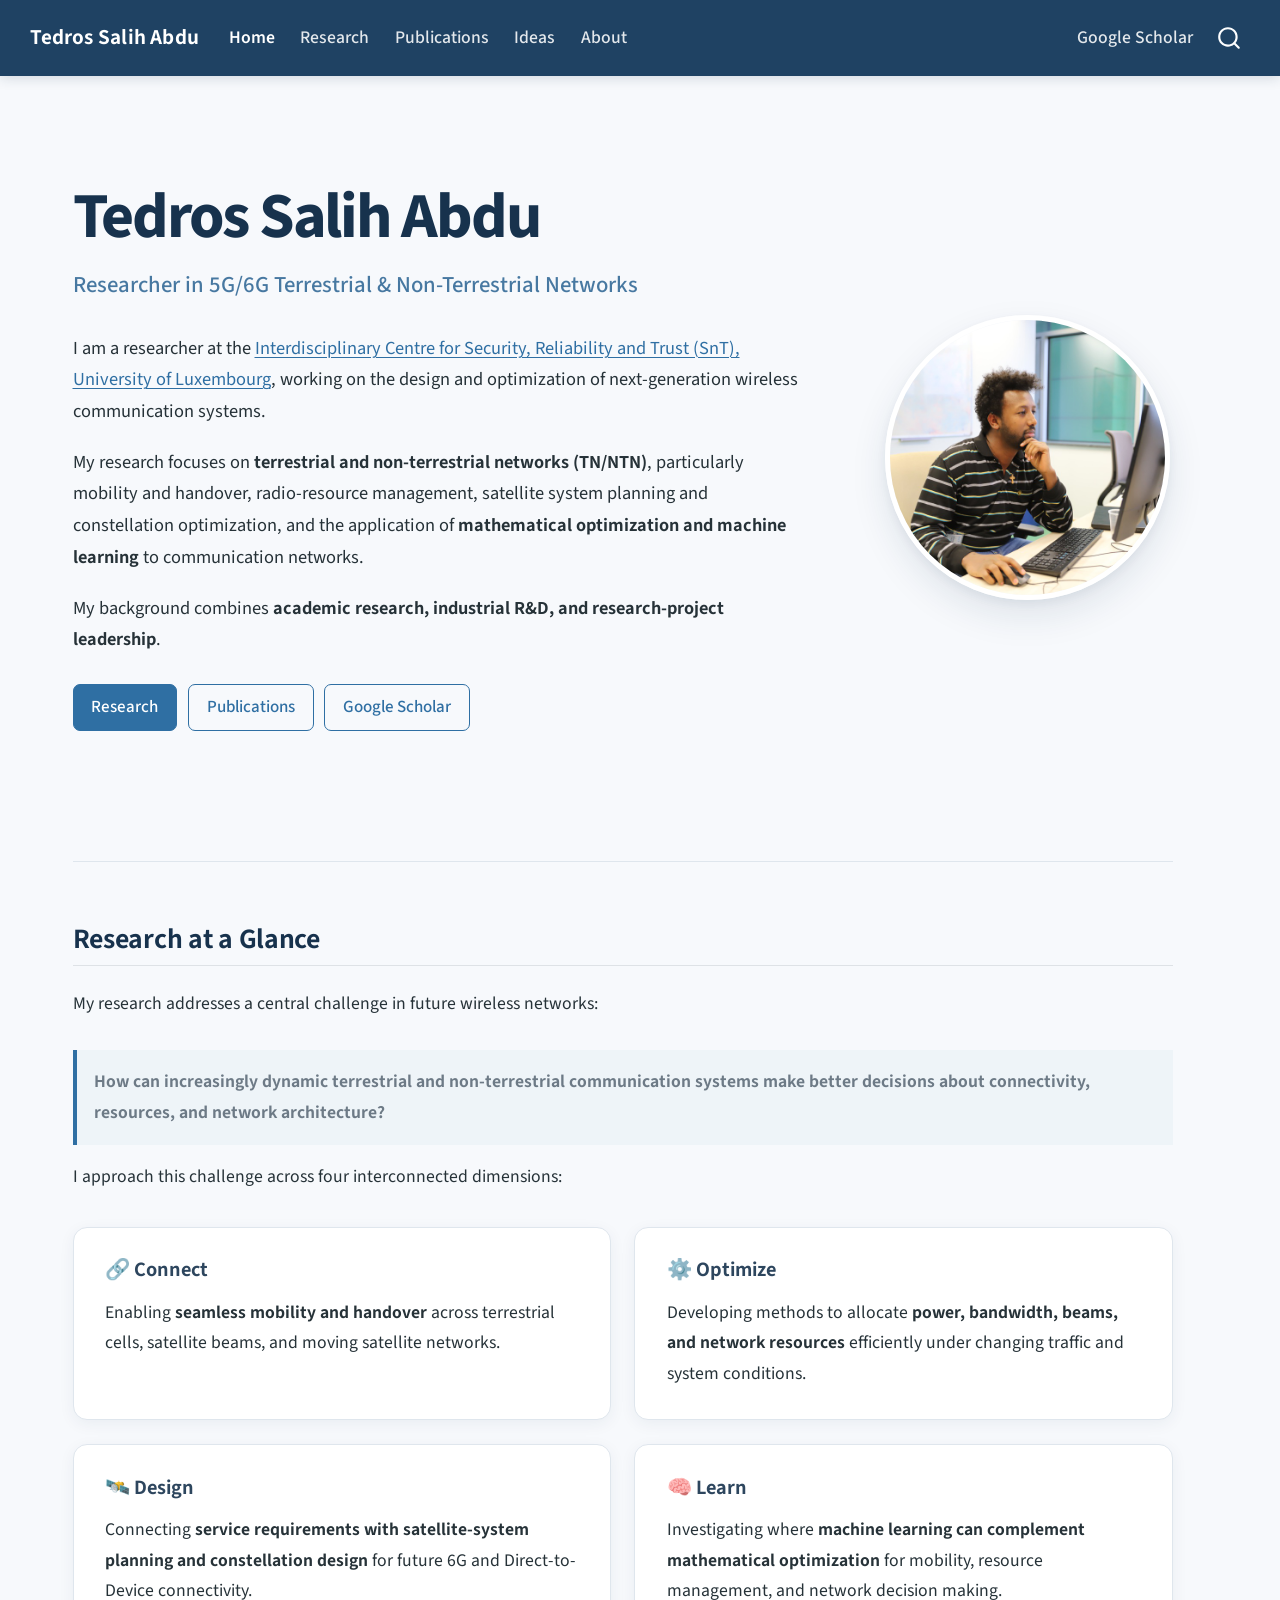
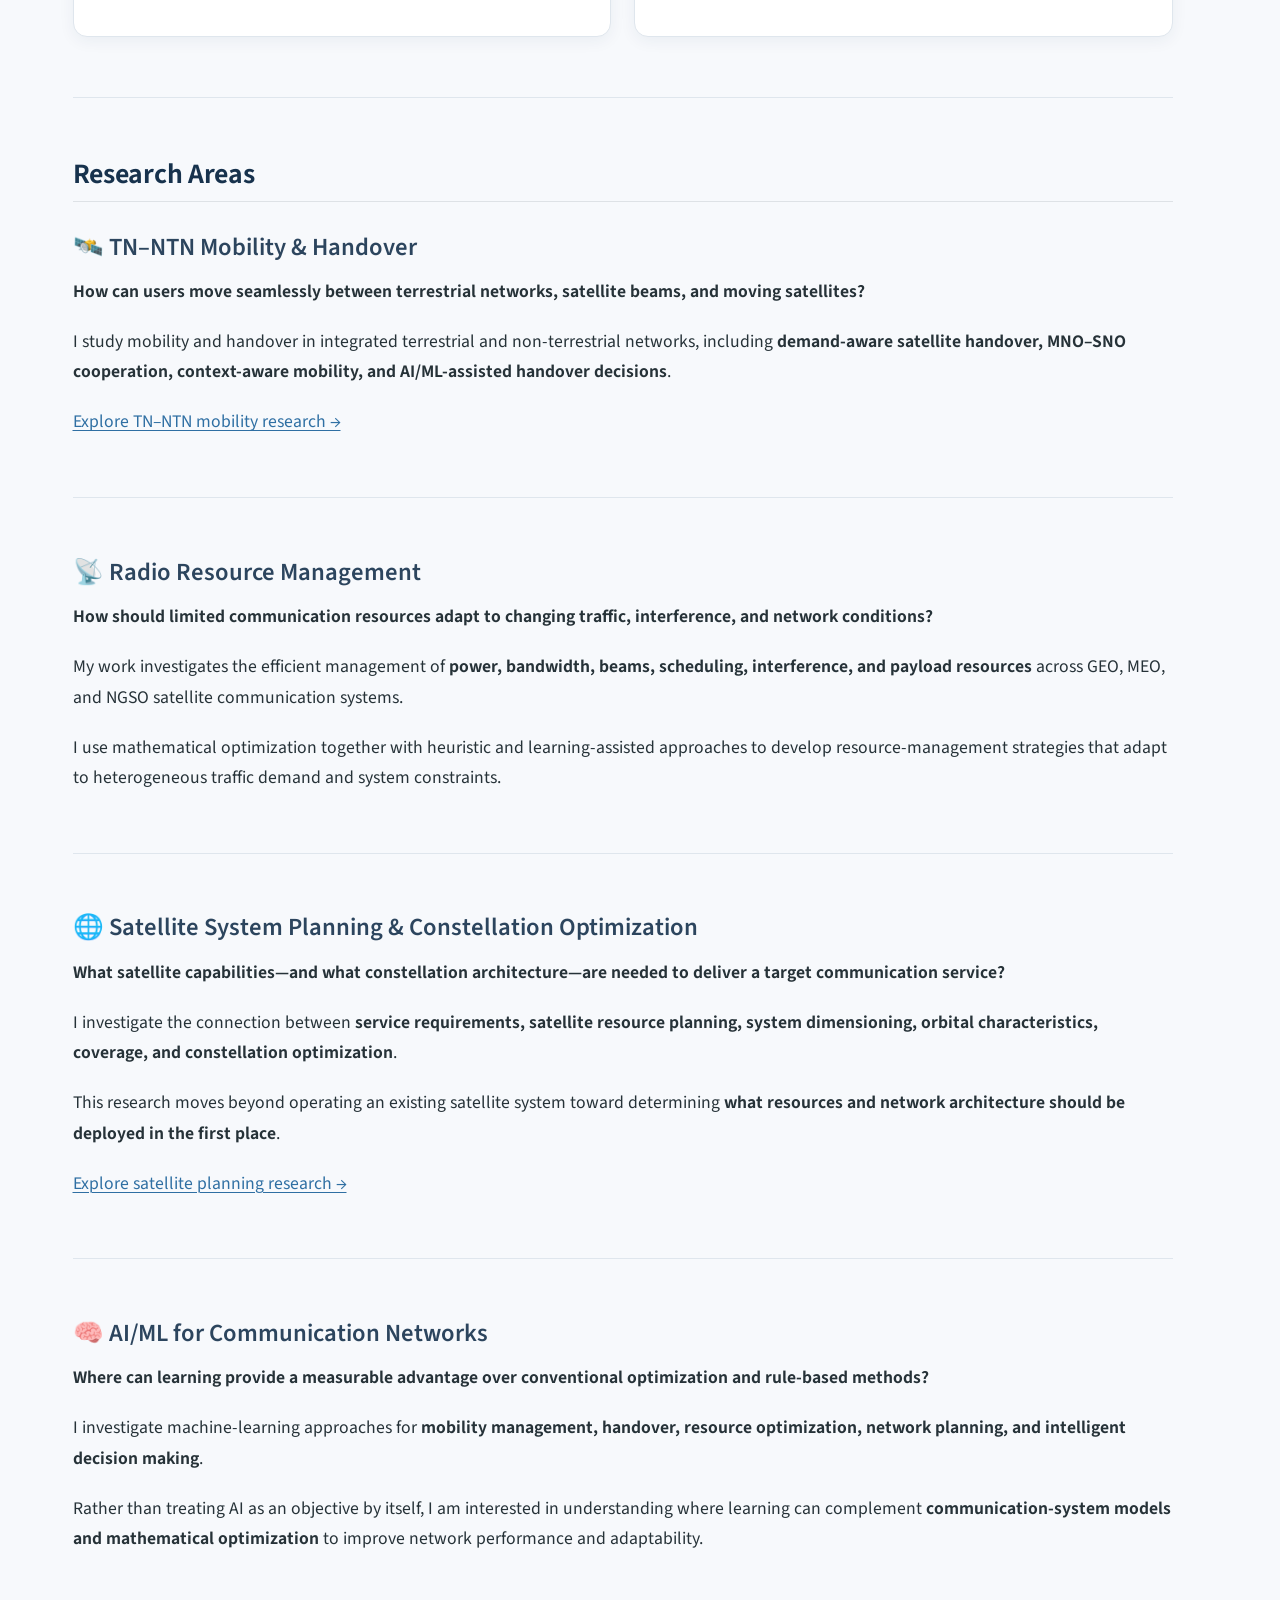
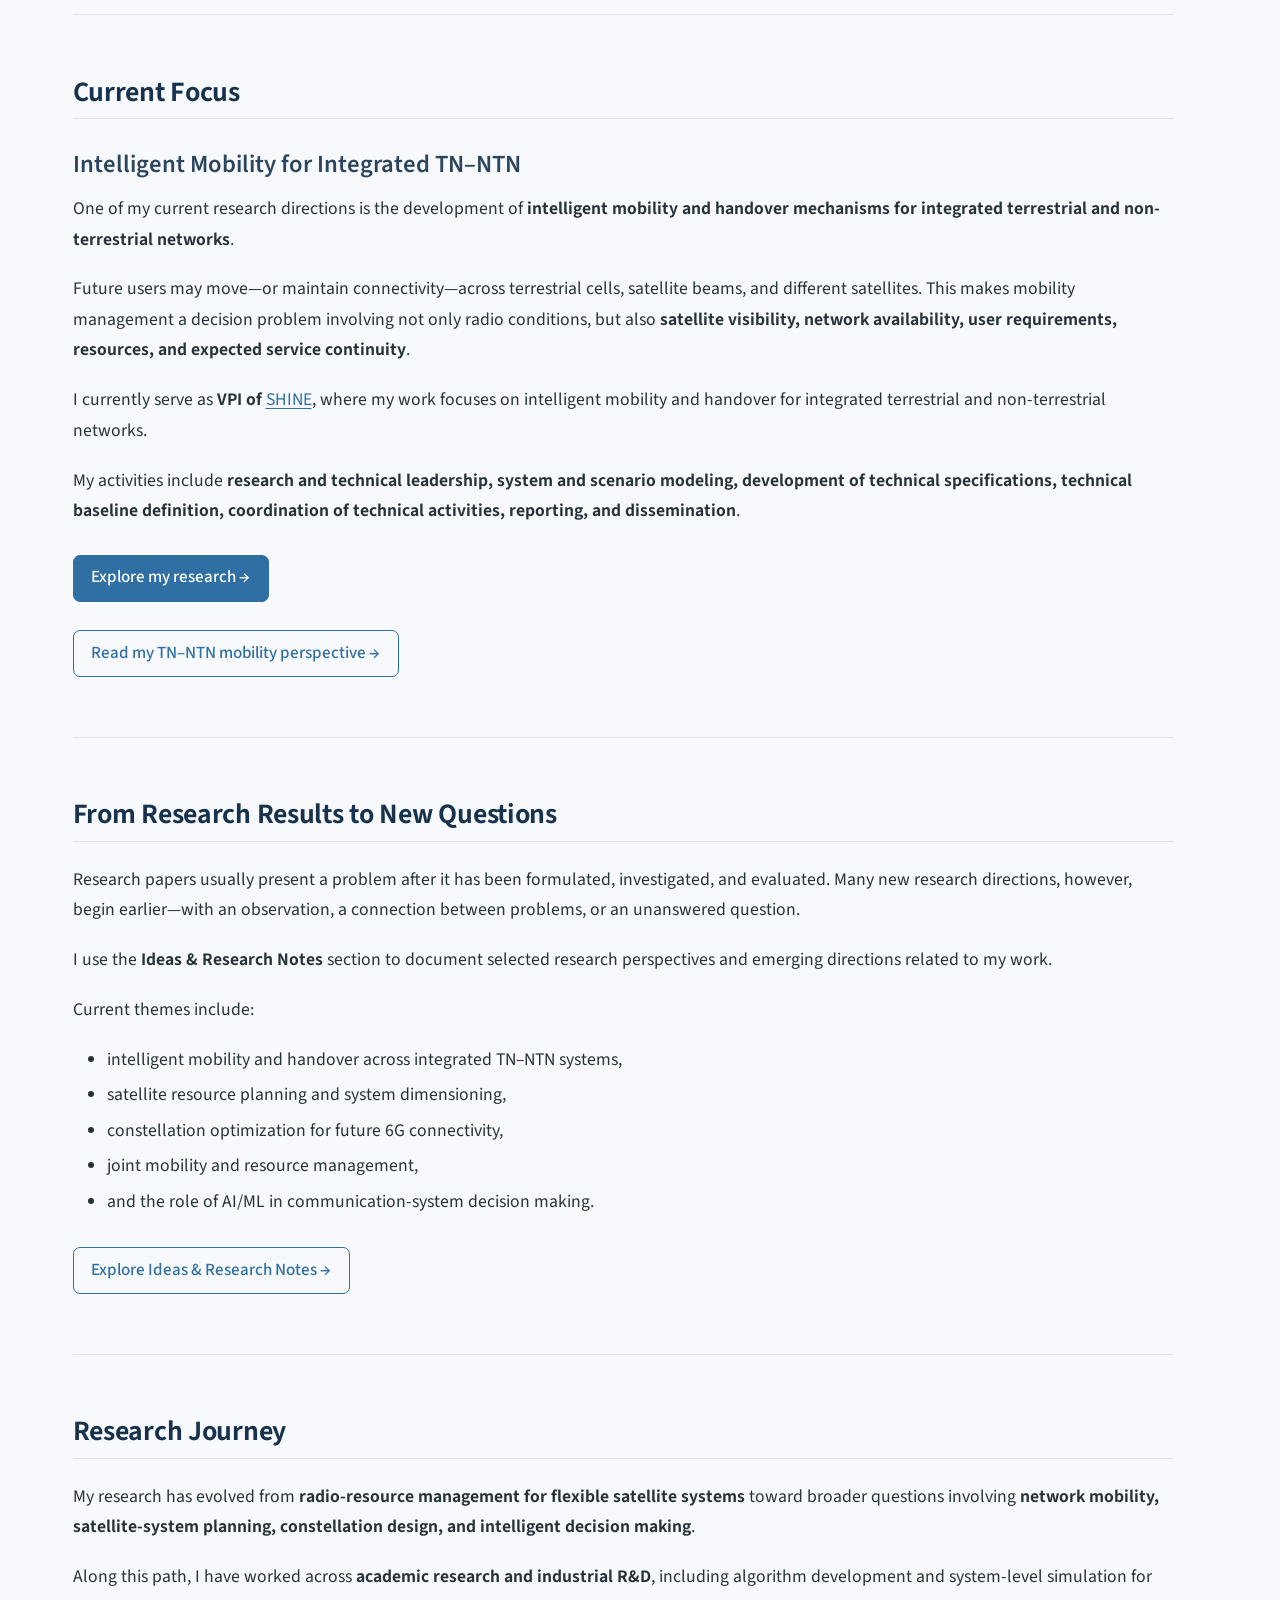
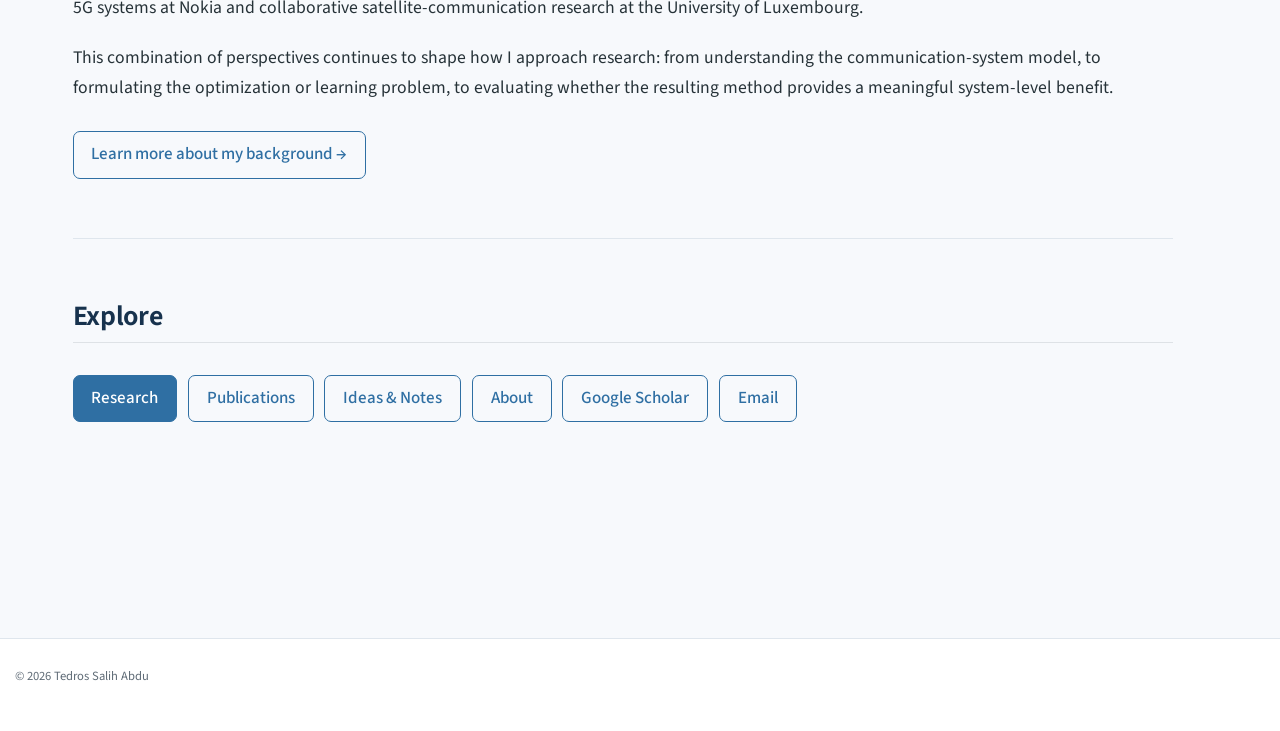
<file: index.html>
<!DOCTYPE html>
<html xmlns="http://www.w3.org/1999/xhtml" lang="en" xml:lang="en"><head>

<meta charset="utf-8">
<meta name="generator" content="quarto-1.10.19">

<meta name="viewport" content="width=device-width, initial-scale=1.0, user-scalable=yes">

<meta name="description" content="Academic website of Tedros Salih Abdu, researcher at SnT, University of Luxembourg, working on 5G/6G terrestrial and non-terrestrial networks, satellite communications, mobility and handover, radio-resource management, and network optimization.">

<title>Tedros Salih Abdu</title>
<style>
/* Default styles provided by pandoc.
** See https://pandoc.org/MANUAL.html#variables-for-html for config info.
*/
span.smallcaps{font-variant: small-caps;}
div.columns{display: flex; gap: 1.5em;}
div.column{flex: auto;}
@media screen {
div.columns{gap: min(4vw, 1.5em);}
div.column{overflow-x: auto;}
}
div.hanging-indent{margin-left: 1.5em; text-indent: -1.5em;}
ul.task-list{list-style: none;}
ul.task-list li input[type="checkbox"] {
  width: 0.8em;
  margin: 0 0.8em 0.2em -1em; /* quarto-specific, see https://github.com/quarto-dev/quarto-cli/issues/4556 */ 
  vertical-align: middle;
}
</style>


<script src="site_libs/quarto-nav/quarto-nav.js"></script>
<script src="site_libs/quarto-nav/headroom.min.js"></script>
<script src="site_libs/clipboard/clipboard.min.js"></script>
<script src="site_libs/quarto-search/autocomplete.umd.js"></script>
<script src="site_libs/quarto-search/fuse.min.js"></script>
<script src="site_libs/quarto-search/quarto-search.js"></script>
<meta name="quarto:offset" content="./">
<script src="site_libs/quarto-html/quarto.js" type="module"></script>
<script src="site_libs/quarto-html/tabsets/tabsets.js" type="module"></script>
<script src="site_libs/quarto-html/popper.min.js"></script>
<script src="site_libs/quarto-html/tippy.umd.min.js"></script>
<script src="site_libs/quarto-html/anchor.min.js"></script>
<link href="site_libs/quarto-html/tippy.css" rel="stylesheet">
<link href="site_libs/quarto-html/quarto-syntax-highlighting-bf27225e3a48a9273f3daa8f8e829971.css" rel="stylesheet" id="quarto-text-highlighting-styles">
<script src="site_libs/bootstrap/bootstrap.min.js"></script>
<link href="site_libs/bootstrap/bootstrap-icons.css" rel="stylesheet">
<link href="site_libs/bootstrap/bootstrap-221fb94c3ec07aa7e68c2d5abc4fc18e.min.css" rel="stylesheet" append-hash="true" id="quarto-bootstrap" data-mode="light">
<script id="quarto-search-options" type="application/json">{
  "location": "navbar",
  "copy-button": false,
  "collapse-after": 3,
  "panel-placement": "end",
  "type": "overlay",
  "limit": 50,
  "keyboard-shortcut": [
    "f",
    "/",
    "s"
  ],
  "show-item-context": false,
  "language": {
    "search-no-results-text": "No results",
    "search-matching-documents-text": "matching documents",
    "search-copy-link-title": "Copy link to search",
    "search-hide-matches-text": "Hide additional matches",
    "search-more-match-text": "more match in this document",
    "search-more-matches-text": "more matches in this document",
    "search-clear-button-title": "Clear",
    "search-text-placeholder": "",
    "search-detached-cancel-button-title": "Cancel",
    "search-submit-button-title": "Submit",
    "search-label": "Search"
  }
}</script>
<style>html{ scroll-behavior: smooth; }</style>


<link rel="stylesheet" href="styles.css">
</head>

<body class="nav-fixed quarto-light">

<div id="quarto-search-results"></div>
  <header id="quarto-header" class="headroom fixed-top">
    <nav class="navbar navbar-expand-lg " data-bs-theme="dark">
      <div class="navbar-container container-fluid">
      <div class="navbar-brand-container mx-auto">
    <a class="navbar-brand" href="./index.html">
    <span class="navbar-title">Tedros Salih Abdu</span>
    </a>
  </div>
            <div id="quarto-search" class="" title="Search"></div>
          <button class="navbar-toggler" type="button" data-bs-toggle="collapse" data-bs-target="#navbarCollapse" aria-controls="navbarCollapse" role="menu" aria-expanded="false" aria-label="Toggle navigation" onclick="if (window.quartoToggleHeadroom) { window.quartoToggleHeadroom(); }">
  <span class="navbar-toggler-icon"></span>
</button>
          <div class="collapse navbar-collapse" id="navbarCollapse">
            <ul class="navbar-nav navbar-nav-scroll me-auto">
  <li class="nav-item">
    <a class="nav-link active" href="./index.html" aria-current="page"> 
<span class="menu-text">Home</span></a>
  </li>  
  <li class="nav-item">
    <a class="nav-link" href="./research.html"> 
<span class="menu-text">Research</span></a>
  </li>  
  <li class="nav-item">
    <a class="nav-link" href="./publications.html"> 
<span class="menu-text">Publications</span></a>
  </li>  
  <li class="nav-item">
    <a class="nav-link" href="./ideas.html"> 
<span class="menu-text">Ideas</span></a>
  </li>  
  <li class="nav-item">
    <a class="nav-link" href="./about.html"> 
<span class="menu-text">About</span></a>
  </li>  
</ul>
            <ul class="navbar-nav navbar-nav-scroll ms-auto">
  <li class="nav-item">
    <a class="nav-link" href="https://scholar.google.com/citations?user=63dpB2wAAAAJ&amp;hl=en"> 
<span class="menu-text">Google Scholar</span></a>
  </li>  
</ul>
          </div> <!-- /navcollapse -->
            <div class="quarto-navbar-tools">
</div>
      </div> <!-- /container-fluid -->
    </nav>
</header>
<!-- content -->
<div id="quarto-content" class="quarto-container page-columns page-rows-contents page-layout-full page-navbar">
<!-- sidebar -->
<!-- margin-sidebar -->
    
<!-- main -->
<main class="content column-page" id="quarto-document-content">

<header id="title-block-header" class="quarto-title-block default">
<div class="quarto-title">
<h1 class="title">Tedros Salih Abdu</h1>
</div>

<div>
  <div class="description">
    Academic website of Tedros Salih Abdu, researcher at SnT, University of Luxembourg, working on 5G/6G terrestrial and non-terrestrial networks, satellite communications, mobility and handover, radio-resource management, and network optimization.
  </div>
</div>


<div class="quarto-title-meta column-page">

    
  
    
  </div>
  


</header>


<div class="home-page">
<div class="hero">
<section id="tedros-salih-abdu" class="level1 hero-text">
<h1>Tedros Salih Abdu</h1>
<section id="researcher-in-5g6g-terrestrial-non-terrestrial-networks" class="level3">
<h3 class="anchored" data-anchor-id="researcher-in-5g6g-terrestrial-non-terrestrial-networks">Researcher in 5G/6G Terrestrial &amp; Non-Terrestrial Networks</h3>
<p>I am a researcher at the <strong><a href="https://www.uni.lu/snt-en/">Interdisciplinary Centre for Security, Reliability and Trust (SnT), University of Luxembourg</a></strong>, working on the design and optimization of next-generation wireless communication systems.</p>
<p>My research focuses on <strong>terrestrial and non-terrestrial networks (TN/NTN)</strong>, particularly mobility and handover, radio-resource management, satellite system planning and constellation optimization, and the application of <strong>mathematical optimization and machine learning</strong> to communication networks.</p>
<p>My background combines <strong>academic research, industrial R&amp;D, and research-project leadership</strong>.</p>
<p><a href="./research.html" class="btn btn-primary">Research</a> <a href="./publications.html" class="btn btn-outline-primary">Publications</a> <a href="https://scholar.google.com/citations?user=63dpB2wAAAAJ&amp;hl=en" class="btn btn-outline-primary">Google Scholar</a></p>
</section>
</section>
<div class="hero-photo">
<p><img src="tedros.jpg" class="img-fluid" alt="Tedros Salih Abdu"></p>
</div>
</div>
<hr>
<section id="research-at-a-glance" class="level2">
<h2 class="anchored" data-anchor-id="research-at-a-glance">Research at a Glance</h2>
<p>My research addresses a central challenge in future wireless networks:</p>
<blockquote class="blockquote">
<p><strong>How can increasingly dynamic terrestrial and non-terrestrial communication systems make better decisions about connectivity, resources, and network architecture?</strong></p>
</blockquote>
<p>I approach this challenge across four interconnected dimensions:</p>
<div class="research-grid">
<section id="connect" class="level3 research-card">
<h3 class="anchored" data-anchor-id="connect">🔗 Connect</h3>
<p>Enabling <strong>seamless mobility and handover</strong> across terrestrial cells, satellite beams, and moving satellite networks.</p>
</section>
<section id="optimize" class="level3 research-card">
<h3 class="anchored" data-anchor-id="optimize">⚙️ Optimize</h3>
<p>Developing methods to allocate <strong>power, bandwidth, beams, and network resources</strong> efficiently under changing traffic and system conditions.</p>
</section>
<section id="design" class="level3 research-card">
<h3 class="anchored" data-anchor-id="design">🛰️ Design</h3>
<p>Connecting <strong>service requirements with satellite-system planning and constellation design</strong> for future 6G and Direct-to-Device connectivity.</p>
</section>
<section id="learn" class="level3 research-card">
<h3 class="anchored" data-anchor-id="learn">🧠 Learn</h3>
<p>Investigating where <strong>machine learning can complement mathematical optimization</strong> for mobility, resource management, and network decision making.</p>
</section>
</div>
<hr>
</section>
<section id="research-areas" class="level2">
<h2 class="anchored" data-anchor-id="research-areas">Research Areas</h2>
<section id="tnntn-mobility-handover" class="level3">
<h3 class="anchored" data-anchor-id="tnntn-mobility-handover">🛰️ TN–NTN Mobility &amp; Handover</h3>
<p><strong>How can users move seamlessly between terrestrial networks, satellite beams, and moving satellites?</strong></p>
<p>I study mobility and handover in integrated terrestrial and non-terrestrial networks, including <strong>demand-aware satellite handover, MNO–SNO cooperation, context-aware mobility, and AI/ML-assisted handover decisions</strong>.</p>
<p><a href="./ideas/tn-ntn-handover.html">Explore TN–NTN mobility research →</a></p>
<hr>
</section>
<section id="radio-resource-management" class="level3">
<h3 class="anchored" data-anchor-id="radio-resource-management">📡 Radio Resource Management</h3>
<p><strong>How should limited communication resources adapt to changing traffic, interference, and network conditions?</strong></p>
<p>My work investigates the efficient management of <strong>power, bandwidth, beams, scheduling, interference, and payload resources</strong> across GEO, MEO, and NGSO satellite communication systems.</p>
<p>I use mathematical optimization together with heuristic and learning-assisted approaches to develop resource-management strategies that adapt to heterogeneous traffic demand and system constraints.</p>
<hr>
</section>
<section id="satellite-system-planning-constellation-optimization" class="level3">
<h3 class="anchored" data-anchor-id="satellite-system-planning-constellation-optimization">🌐 Satellite System Planning &amp; Constellation Optimization</h3>
<p><strong>What satellite capabilities—and what constellation architecture—are needed to deliver a target communication service?</strong></p>
<p>I investigate the connection between <strong>service requirements, satellite resource planning, system dimensioning, orbital characteristics, coverage, and constellation optimization</strong>.</p>
<p>This research moves beyond operating an existing satellite system toward determining <strong>what resources and network architecture should be deployed in the first place</strong>.</p>
<p><a href="./ideas/resource-plan-satellite-constellation.html">Explore satellite planning research →</a></p>
<hr>
</section>
<section id="aiml-for-communication-networks" class="level3">
<h3 class="anchored" data-anchor-id="aiml-for-communication-networks">🧠 AI/ML for Communication Networks</h3>
<p><strong>Where can learning provide a measurable advantage over conventional optimization and rule-based methods?</strong></p>
<p>I investigate machine-learning approaches for <strong>mobility management, handover, resource optimization, network planning, and intelligent decision making</strong>.</p>
<p>Rather than treating AI as an objective by itself, I am interested in understanding where learning can complement <strong>communication-system models and mathematical optimization</strong> to improve network performance and adaptability.</p>
<hr>
</section>
</section>
<section id="current-focus" class="level2">
<h2 class="anchored" data-anchor-id="current-focus">Current Focus</h2>
<section id="intelligent-mobility-for-integrated-tnntn" class="level3">
<h3 class="anchored" data-anchor-id="intelligent-mobility-for-integrated-tnntn">Intelligent Mobility for Integrated TN–NTN</h3>
<p>One of my current research directions is the development of <strong>intelligent mobility and handover mechanisms for integrated terrestrial and non-terrestrial networks</strong>.</p>
<p>Future users may move—or maintain connectivity—across terrestrial cells, satellite beams, and different satellites. This makes mobility management a decision problem involving not only radio conditions, but also <strong>satellite visibility, network availability, user requirements, resources, and expected service continuity</strong>.</p>
<p>I currently serve as <strong>VPI of <a href="https://www.uni.lu/snt-en/research-projects/shine/">SHINE</a></strong>, where my work focuses on intelligent mobility and handover for integrated terrestrial and non-terrestrial networks.</p>
<p>My activities include <strong>research and technical leadership, system and scenario modeling, development of technical specifications, technical baseline definition, coordination of technical activities, reporting, and dissemination</strong>.</p>
<p><a href="./research.html" class="btn btn-primary">Explore my research →</a></p>
<p><a href="./ideas/tn-ntn-handover.html" class="btn btn-outline-primary">Read my TN–NTN mobility perspective →</a></p>
<hr>
</section>
</section>
<section id="from-research-results-to-new-questions" class="level2">
<h2 class="anchored" data-anchor-id="from-research-results-to-new-questions">From Research Results to New Questions</h2>
<p>Research papers usually present a problem after it has been formulated, investigated, and evaluated. Many new research directions, however, begin earlier—with an observation, a connection between problems, or an unanswered question.</p>
<p>I use the <strong>Ideas &amp; Research Notes</strong> section to document selected research perspectives and emerging directions related to my work.</p>
<p>Current themes include:</p>
<ul>
<li>intelligent mobility and handover across integrated TN–NTN systems,</li>
<li>satellite resource planning and system dimensioning,</li>
<li>constellation optimization for future 6G connectivity,</li>
<li>joint mobility and resource management,</li>
<li>and the role of AI/ML in communication-system decision making.</li>
</ul>
<p><a href="./ideas.html" class="btn btn-outline-primary">Explore Ideas &amp; Research Notes →</a></p>
<hr>
</section>
<section id="research-journey" class="level2">
<h2 class="anchored" data-anchor-id="research-journey">Research Journey</h2>
<p>My research has evolved from <strong>radio-resource management for flexible satellite systems</strong> toward broader questions involving <strong>network mobility, satellite-system planning, constellation design, and intelligent decision making</strong>.</p>
<p>Along this path, I have worked across <strong>academic research and industrial R&amp;D</strong>, including algorithm development and system-level simulation for 5G systems at Nokia and collaborative satellite-communication research at the University of Luxembourg.</p>
<p>This combination of perspectives continues to shape how I approach research: from understanding the communication-system model, to formulating the optimization or learning problem, to evaluating whether the resulting method provides a meaningful system-level benefit.</p>
<p><a href="./about.html" class="btn btn-outline-primary">Learn more about my background →</a></p>
<hr>
</section>
<section id="explore" class="level2">
<h2 class="anchored" data-anchor-id="explore">Explore</h2>
<p><a href="./research.html" class="btn btn-primary">Research</a> <a href="./publications.html" class="btn btn-outline-primary">Publications</a> <a href="./ideas.html" class="btn btn-outline-primary">Ideas &amp; Notes</a> <a href="./about.html" class="btn btn-outline-primary">About</a> <a href="https://scholar.google.com/citations?user=63dpB2wAAAAJ&amp;hl=en" class="btn btn-outline-primary">Google Scholar</a> <a href="mailto:tedros-salih.abdu@uni.lu" class="btn btn-outline-primary">Email</a></p>
</section>
</div>



</main> <!-- /main -->
<script id="quarto-html-after-body" type="application/javascript">
  window.document.addEventListener("DOMContentLoaded", function (event) {
    const icon = "";
    const anchorJS = new window.AnchorJS();
    anchorJS.options = {
      placement: 'right',
      icon: icon
    };
    anchorJS.add('.anchored');
    const isCodeAnnotation = (el) => {
      for (const clz of el.classList) {
        if (clz.startsWith('code-annotation-')) {                     
          return true;
        }
      }
      return false;
    }
    const onCopySuccess = function(e) {
      // button target
      const button = e.trigger;
      // don't keep focus
      button.blur();
      // flash "checked"
      button.classList.add('code-copy-button-checked');
      var currentTitle = button.getAttribute("title");
      button.setAttribute("title", "Copied!");
      let tooltip;
      if (window.bootstrap) {
        button.setAttribute("data-bs-toggle", "tooltip");
        button.setAttribute("data-bs-placement", "left");
        button.setAttribute("data-bs-title", "Copied!");
        tooltip = new bootstrap.Tooltip(button, 
          { trigger: "manual", 
            customClass: "code-copy-button-tooltip",
            offset: [0, -8]});
        tooltip.show();    
      }
      setTimeout(function() {
        if (tooltip) {
          tooltip.hide();
          button.removeAttribute("data-bs-title");
          button.removeAttribute("data-bs-toggle");
          button.removeAttribute("data-bs-placement");
        }
        button.setAttribute("title", currentTitle);
        button.classList.remove('code-copy-button-checked');
      }, 1000);
      // clear code selection
      e.clearSelection();
    }
    const getTextToCopy = function(trigger) {
      const outerScaffold = trigger.parentElement.cloneNode(true);
      const codeEl = outerScaffold.querySelector('code');
      for (const childEl of codeEl.children) {
        if (isCodeAnnotation(childEl)) {
          childEl.remove();
        }
      }
      return codeEl.innerText;
    }
    const clipboard = new window.ClipboardJS('.code-copy-button:not([data-in-quarto-modal])', {
      text: getTextToCopy
    });
    clipboard.on('success', onCopySuccess);
    if (window.document.getElementById('quarto-embedded-source-code-modal')) {
      const clipboardModal = new window.ClipboardJS('.code-copy-button[data-in-quarto-modal]', {
        text: getTextToCopy,
        container: window.document.getElementById('quarto-embedded-source-code-modal')
      });
      clipboardModal.on('success', onCopySuccess);
    }
      var localhostRegex = new RegExp(/^(?:http|https):\/\/localhost\:?[0-9]*\//);
      var mailtoRegex = new RegExp(/^mailto:/);
        var filterRegex = new RegExp("https:\/\/tedrosabdu\.github\.io");
      var isInternal = (href) => {
          return filterRegex.test(href) || localhostRegex.test(href) || mailtoRegex.test(href);
      }
      // Inspect non-navigation links and adorn them if external
     var links = window.document.querySelectorAll('a[href]:not(.nav-link):not(.navbar-brand):not(.toc-action):not(.sidebar-link):not(.sidebar-item-toggle):not(.pagination-link):not(.no-external):not([aria-hidden]):not(.dropdown-item):not(.quarto-navigation-tool):not(.about-link)');
      for (var i=0; i<links.length; i++) {
        const link = links[i];
        if (!isInternal(link.href)) {
          // undo the damage that might have been done by quarto-nav.js in the case of
          // links that we want to consider external
          if (link.dataset.originalHref !== undefined) {
            link.href = link.dataset.originalHref;
          }
            // target, if specified
            link.setAttribute("target", "_blank");
            if (link.getAttribute("rel") === null) {
              link.setAttribute("rel", "noopener");
            }
        }
      }
    function tippyHover(el, contentFn, onTriggerFn, onUntriggerFn) {
      const config = {
        allowHTML: true,
        maxWidth: 500,
        delay: 100,
        arrow: false,
        appendTo: function(el) {
            return el.parentElement;
        },
        interactive: true,
        interactiveBorder: 10,
        theme: 'quarto',
        placement: 'bottom-start',
      };
      if (contentFn) {
        config.content = contentFn;
      }
      if (onTriggerFn) {
        config.onTrigger = onTriggerFn;
      }
      if (onUntriggerFn) {
        config.onUntrigger = onUntriggerFn;
      }
      window.tippy(el, config); 
    }
    const noterefs = window.document.querySelectorAll('a[role="doc-noteref"]');
    for (var i=0; i<noterefs.length; i++) {
      const ref = noterefs[i];
      tippyHover(ref, function() {
        // use id or data attribute instead here
        let href = ref.getAttribute('data-footnote-href') || ref.getAttribute('href');
        try { href = new URL(href).hash; } catch {}
        const id = href.replace(/^#\/?/, "");
        const note = window.document.getElementById(id);
        if (note) {
          return note.innerHTML;
        } else {
          return "";
        }
      });
    }
    const xrefs = window.document.querySelectorAll('a.quarto-xref');
    const processXRef = (id, note) => {
      // Strip column container classes
      const stripColumnClz = (el) => {
        el.classList.remove("page-full", "page-columns");
        if (el.children) {
          for (const child of el.children) {
            stripColumnClz(child);
          }
        }
      }
      stripColumnClz(note)
      if (id === null || id.startsWith('sec-')) {
        // Special case sections, only their first couple elements
        const container = document.createElement("div");
        if (note.children && note.children.length > 2) {
          container.appendChild(note.children[0].cloneNode(true));
          for (let i = 1; i < note.children.length; i++) {
            const child = note.children[i];
            if (child.tagName === "P" && child.innerText === "") {
              continue;
            } else {
              container.appendChild(child.cloneNode(true));
              break;
            }
          }
          if (window.Quarto?.typesetMath) {
            window.Quarto.typesetMath(container);
          }
          return container.innerHTML
        } else {
          if (window.Quarto?.typesetMath) {
            window.Quarto.typesetMath(note);
          }
          return note.innerHTML;
        }
      } else {
        // Remove any anchor links if they are present
        const anchorLink = note.querySelector('a.anchorjs-link');
        if (anchorLink) {
          anchorLink.remove();
        }
        if (window.Quarto?.typesetMath) {
          window.Quarto.typesetMath(note);
        }
        if (note.classList.contains("callout")) {
          return note.outerHTML;
        } else {
          return note.innerHTML;
        }
      }
    }
    for (var i=0; i<xrefs.length; i++) {
      const xref = xrefs[i];
      tippyHover(xref, undefined, function(instance) {
        instance.disable();
        let url = xref.getAttribute('href');
        let hash = undefined; 
        if (url.startsWith('#')) {
          hash = url;
        } else {
          try { hash = new URL(url).hash; } catch {}
        }
        if (hash) {
          const id = hash.replace(/^#\/?/, "");
          const note = window.document.getElementById(id);
          if (note !== null) {
            try {
              const html = processXRef(id, note.cloneNode(true));
              instance.setContent(html);
            } finally {
              instance.enable();
              instance.show();
            }
          } else {
            // See if we can fetch this
            fetch(url.split('#')[0])
            .then(res => res.text())
            .then(html => {
              const parser = new DOMParser();
              const htmlDoc = parser.parseFromString(html, "text/html");
              const note = htmlDoc.getElementById(id);
              if (note !== null) {
                const html = processXRef(id, note);
                instance.setContent(html);
              } 
            }).finally(() => {
              instance.enable();
              instance.show();
            });
          }
        } else {
          // See if we can fetch a full url (with no hash to target)
          // This is a special case and we should probably do some content thinning / targeting
          fetch(url)
          .then(res => res.text())
          .then(html => {
            const parser = new DOMParser();
            const htmlDoc = parser.parseFromString(html, "text/html");
            const note = htmlDoc.querySelector('main.content');
            if (note !== null) {
              // This should only happen for chapter cross references
              // (since there is no id in the URL)
              // remove the first header
              if (note.children.length > 0 && note.children[0].tagName === "HEADER") {
                note.children[0].remove();
              }
              const html = processXRef(null, note);
              instance.setContent(html);
            } 
          }).finally(() => {
            instance.enable();
            instance.show();
          });
        }
      }, function(instance) {
      });
    }
        let selectedAnnoteEl;
        const selectorForAnnotation = ( cell, annotation) => {
          let cellAttr = 'data-code-cell="' + cell + '"';
          let lineAttr = 'data-code-annotation="' +  annotation + '"';
          const selector = 'span[' + cellAttr + '][' + lineAttr + ']';
          return selector;
        }
        const selectCodeLines = (annoteEl) => {
          const doc = window.document;
          const targetCell = annoteEl.getAttribute("data-target-cell");
          const targetAnnotation = annoteEl.getAttribute("data-target-annotation");
          const annoteSpan = window.document.querySelector(selectorForAnnotation(targetCell, targetAnnotation));
          const lines = annoteSpan.getAttribute("data-code-lines").split(",");
          const lineIds = lines.map((line) => {
            return targetCell + "-" + line;
          })
          let top = null;
          let height = null;
          let parent = null;
          if (lineIds.length > 0) {
              //compute the position of the single el (top and bottom and make a div)
              const el = window.document.getElementById(lineIds[0]);
              top = el.offsetTop;
              height = el.offsetHeight;
              parent = el.parentElement.parentElement;
            if (lineIds.length > 1) {
              const lastEl = window.document.getElementById(lineIds[lineIds.length - 1]);
              const bottom = lastEl.offsetTop + lastEl.offsetHeight;
              height = bottom - top;
            }
            if (top !== null && height !== null && parent !== null) {
              // cook up a div (if necessary) and position it 
              let div = window.document.getElementById("code-annotation-line-highlight");
              if (div === null) {
                div = window.document.createElement("div");
                div.setAttribute("id", "code-annotation-line-highlight");
                div.style.position = 'absolute';
                parent.appendChild(div);
              }
              div.style.top = top - 2 + "px";
              div.style.height = height + 4 + "px";
              div.style.left = 0;
              let gutterDiv = window.document.getElementById("code-annotation-line-highlight-gutter");
              if (gutterDiv === null) {
                gutterDiv = window.document.createElement("div");
                gutterDiv.setAttribute("id", "code-annotation-line-highlight-gutter");
                gutterDiv.style.position = 'absolute';
                const codeCell = window.document.getElementById(targetCell);
                const gutter = codeCell.querySelector('.code-annotation-gutter');
                gutter.appendChild(gutterDiv);
              }
              gutterDiv.style.top = top - 2 + "px";
              gutterDiv.style.height = height + 4 + "px";
            }
            selectedAnnoteEl = annoteEl;
          }
        };
        const unselectCodeLines = () => {
          const elementsIds = ["code-annotation-line-highlight", "code-annotation-line-highlight-gutter"];
          elementsIds.forEach((elId) => {
            const div = window.document.getElementById(elId);
            if (div) {
              div.remove();
            }
          });
          selectedAnnoteEl = undefined;
        };
          // Handle positioning of the toggle
      window.addEventListener(
        "resize",
        throttle(() => {
          elRect = undefined;
          if (selectedAnnoteEl) {
            selectCodeLines(selectedAnnoteEl);
          }
        }, 10)
      );
      function throttle(fn, ms) {
      let throttle = false;
      let timer;
        return (...args) => {
          if(!throttle) { // first call gets through
              fn.apply(this, args);
              throttle = true;
          } else { // all the others get throttled
              if(timer) clearTimeout(timer); // cancel #2
              timer = setTimeout(() => {
                fn.apply(this, args);
                timer = throttle = false;
              }, ms);
          }
        };
      }
        // Attach click handler to the DT
        const annoteDls = window.document.querySelectorAll('dt[data-target-cell]');
        for (const annoteDlNode of annoteDls) {
          annoteDlNode.addEventListener('click', (event) => {
            const clickedEl = event.target;
            if (clickedEl !== selectedAnnoteEl) {
              unselectCodeLines();
              const activeEl = window.document.querySelector('dt[data-target-cell].code-annotation-active');
              if (activeEl) {
                activeEl.classList.remove('code-annotation-active');
              }
              selectCodeLines(clickedEl);
              clickedEl.classList.add('code-annotation-active');
            } else {
              // Unselect the line
              unselectCodeLines();
              clickedEl.classList.remove('code-annotation-active');
            }
          });
        }
    const findCites = (el) => {
      const parentEl = el.parentElement;
      if (parentEl) {
        const cites = parentEl.dataset.cites;
        if (cites) {
          return {
            el,
            cites: cites.split(' ')
          };
        } else {
          return findCites(el.parentElement)
        }
      } else {
        return undefined;
      }
    };
    var bibliorefs = window.document.querySelectorAll('a[role="doc-biblioref"]');
    for (var i=0; i<bibliorefs.length; i++) {
      const ref = bibliorefs[i];
      const citeInfo = findCites(ref);
      if (citeInfo) {
        tippyHover(citeInfo.el, function() {
          var popup = window.document.createElement('div');
          citeInfo.cites.forEach(function(cite) {
            var citeDiv = window.document.createElement('div');
            citeDiv.classList.add('hanging-indent');
            citeDiv.classList.add('csl-entry');
            var biblioDiv = window.document.getElementById('ref-' + cite);
            if (biblioDiv) {
              citeDiv.innerHTML = biblioDiv.innerHTML;
            }
            popup.appendChild(citeDiv);
          });
          return popup.innerHTML;
        });
      }
    }
  });
  </script>
</div> <!-- /content -->
<footer class="footer">
  <div class="nav-footer">
    <div class="nav-footer-left">
<p>© 2026 Tedros Salih Abdu</p>
</div>   
    <div class="nav-footer-center">
      &nbsp;
    </div>
    <div class="nav-footer-right">
      &nbsp;
    </div>
  </div>
</footer>




<script src="site_libs/quarto-html/zenscroll-min.js"></script>
</body></html>
</file>
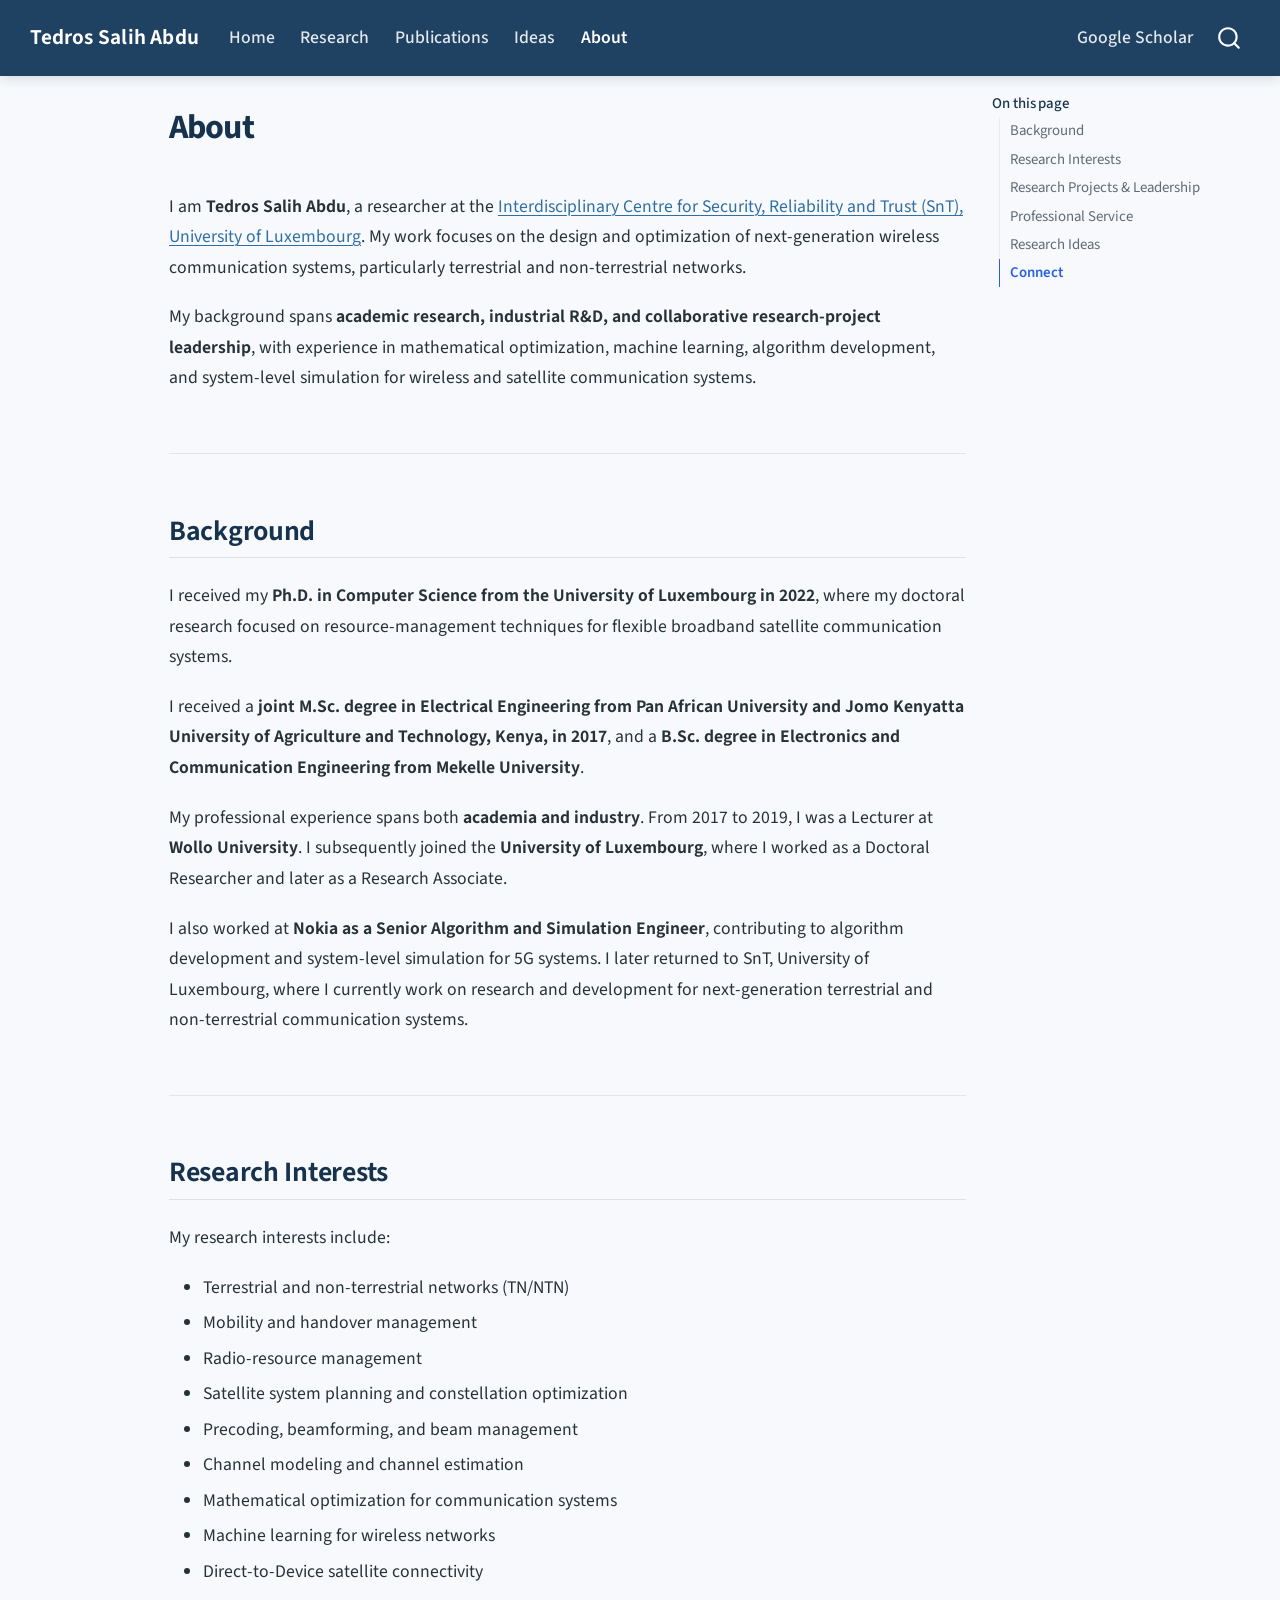
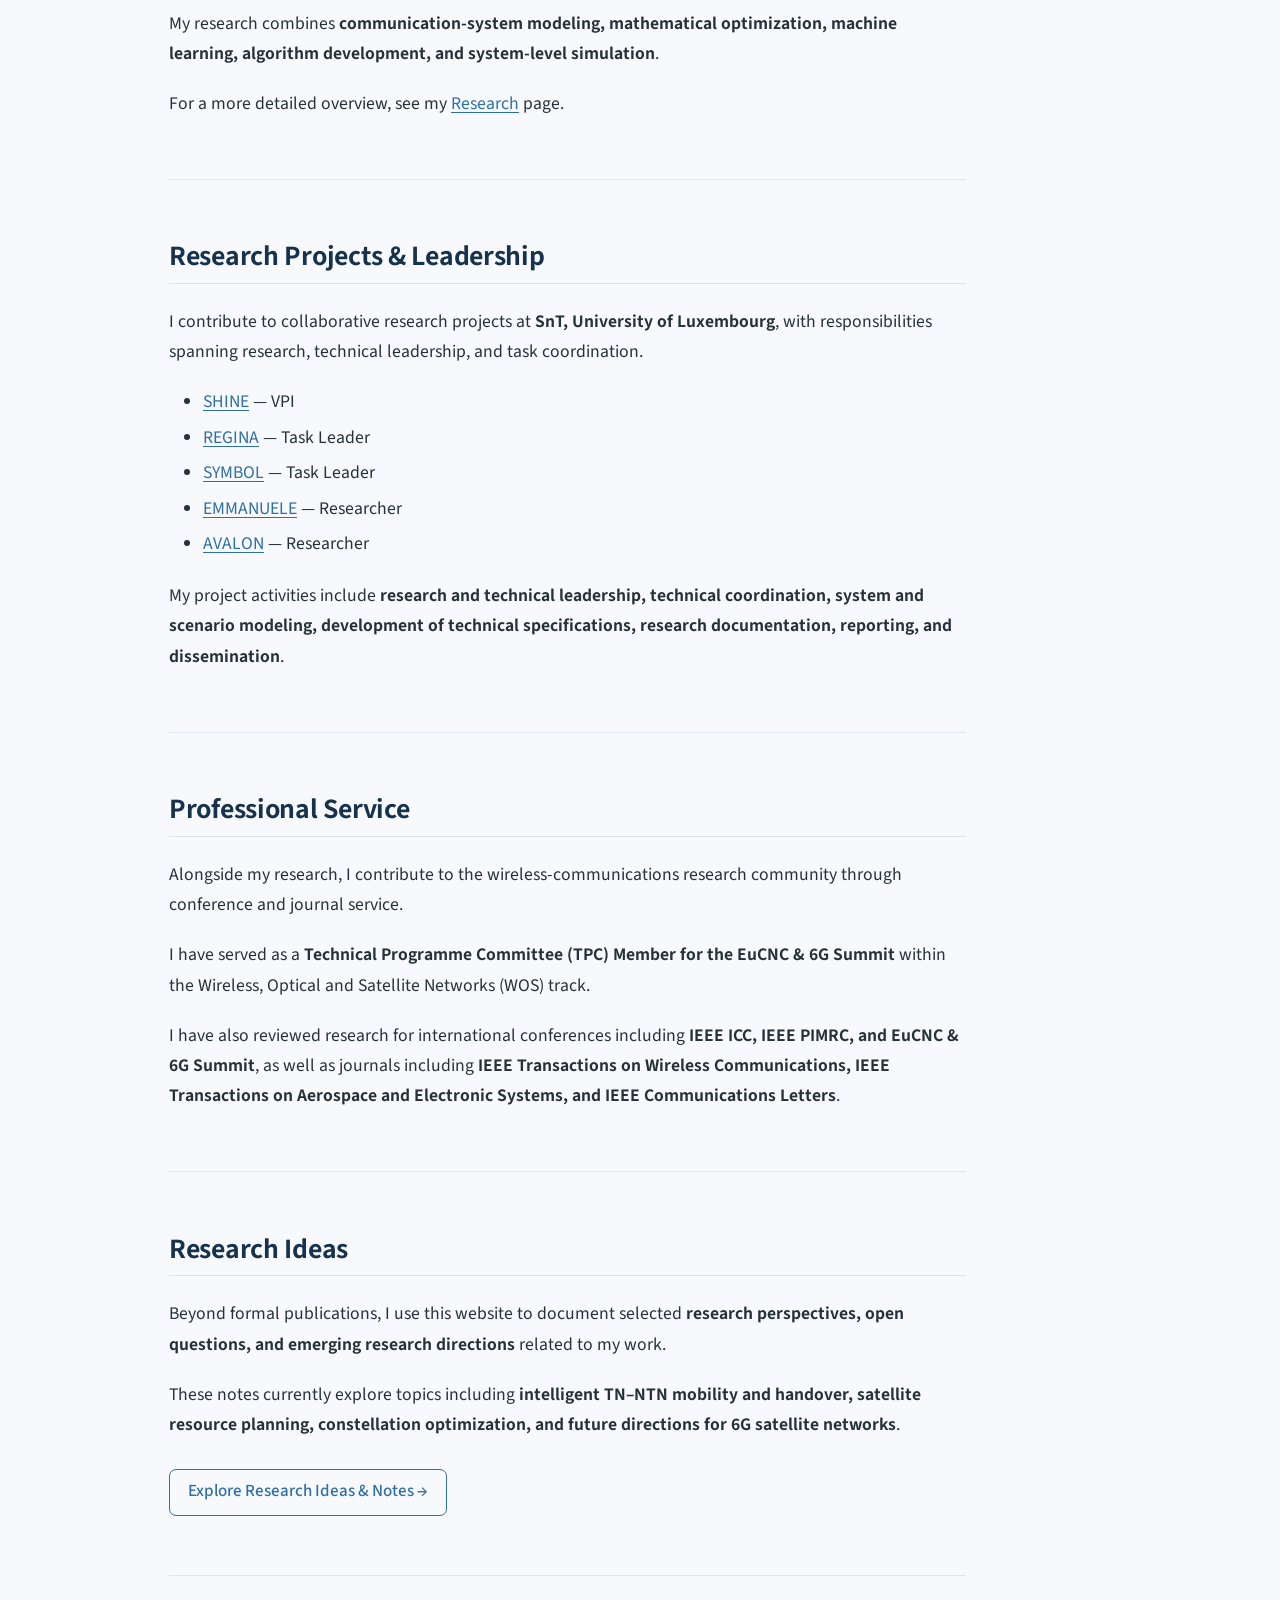
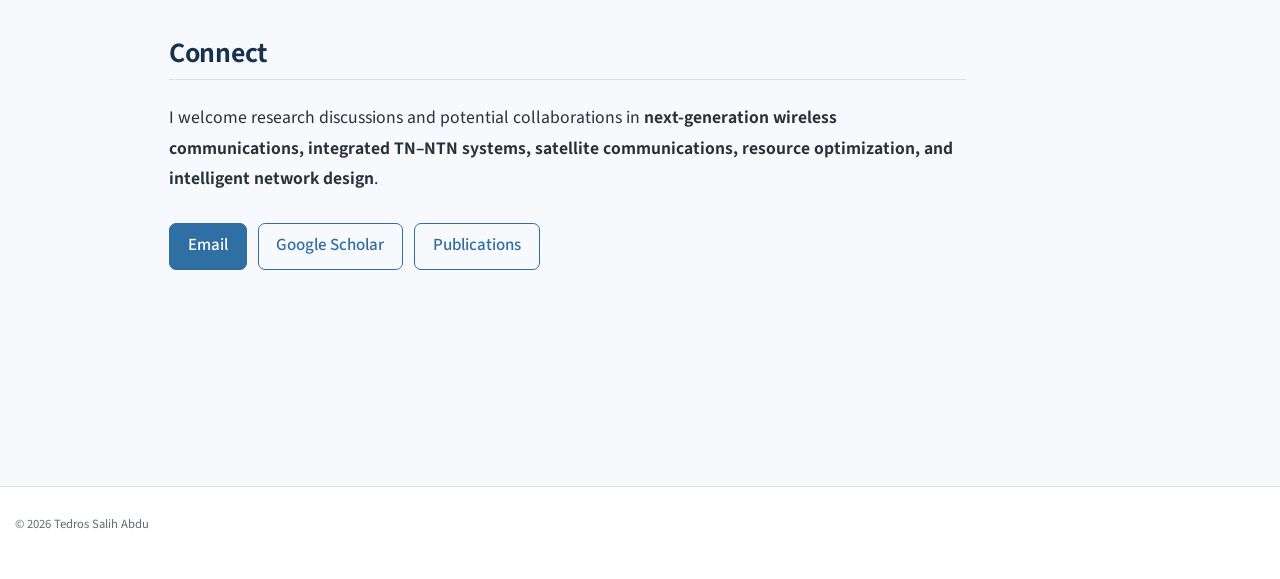
<file: about.html>
<!DOCTYPE html>
<html xmlns="http://www.w3.org/1999/xhtml" lang="en" xml:lang="en"><head>

<meta charset="utf-8">
<meta name="generator" content="quarto-1.10.19">

<meta name="viewport" content="width=device-width, initial-scale=1.0, user-scalable=yes">

<meta name="description" content="About Tedros Salih Abdu, researcher at SnT, University of Luxembourg, with experience in 5G/6G terrestrial and non-terrestrial networks, satellite communications, mathematical optimization, machine learning, and industrial R&amp;D.">

<title>About – Tedros Salih Abdu</title>
<style>
/* Default styles provided by pandoc.
** See https://pandoc.org/MANUAL.html#variables-for-html for config info.
*/
span.smallcaps{font-variant: small-caps;}
div.columns{display: flex; gap: 1.5em;}
div.column{flex: auto;}
@media screen {
div.columns{gap: min(4vw, 1.5em);}
div.column{overflow-x: auto;}
}
div.hanging-indent{margin-left: 1.5em; text-indent: -1.5em;}
ul.task-list{list-style: none;}
ul.task-list li input[type="checkbox"] {
  width: 0.8em;
  margin: 0 0.8em 0.2em -1em; /* quarto-specific, see https://github.com/quarto-dev/quarto-cli/issues/4556 */ 
  vertical-align: middle;
}
</style>


<script src="site_libs/quarto-nav/quarto-nav.js"></script>
<script src="site_libs/quarto-nav/headroom.min.js"></script>
<script src="site_libs/clipboard/clipboard.min.js"></script>
<script src="site_libs/quarto-search/autocomplete.umd.js"></script>
<script src="site_libs/quarto-search/fuse.min.js"></script>
<script src="site_libs/quarto-search/quarto-search.js"></script>
<meta name="quarto:offset" content="./">
<script src="site_libs/quarto-html/quarto.js" type="module"></script>
<script src="site_libs/quarto-html/tabsets/tabsets.js" type="module"></script>
<script src="site_libs/quarto-html/popper.min.js"></script>
<script src="site_libs/quarto-html/tippy.umd.min.js"></script>
<script src="site_libs/quarto-html/anchor.min.js"></script>
<link href="site_libs/quarto-html/tippy.css" rel="stylesheet">
<link href="site_libs/quarto-html/quarto-syntax-highlighting-bf27225e3a48a9273f3daa8f8e829971.css" rel="stylesheet" id="quarto-text-highlighting-styles">
<script src="site_libs/bootstrap/bootstrap.min.js"></script>
<link href="site_libs/bootstrap/bootstrap-icons.css" rel="stylesheet">
<link href="site_libs/bootstrap/bootstrap-221fb94c3ec07aa7e68c2d5abc4fc18e.min.css" rel="stylesheet" append-hash="true" id="quarto-bootstrap" data-mode="light">
<script id="quarto-search-options" type="application/json">{
  "location": "navbar",
  "copy-button": false,
  "collapse-after": 3,
  "panel-placement": "end",
  "type": "overlay",
  "limit": 50,
  "keyboard-shortcut": [
    "f",
    "/",
    "s"
  ],
  "show-item-context": false,
  "language": {
    "search-no-results-text": "No results",
    "search-matching-documents-text": "matching documents",
    "search-copy-link-title": "Copy link to search",
    "search-hide-matches-text": "Hide additional matches",
    "search-more-match-text": "more match in this document",
    "search-more-matches-text": "more matches in this document",
    "search-clear-button-title": "Clear",
    "search-text-placeholder": "",
    "search-detached-cancel-button-title": "Cancel",
    "search-submit-button-title": "Submit",
    "search-label": "Search"
  }
}</script>
<style>html{ scroll-behavior: smooth; }</style>


<link rel="stylesheet" href="styles.css">
</head>

<body class="nav-fixed quarto-light">

<div id="quarto-search-results"></div>
  <header id="quarto-header" class="headroom fixed-top">
    <nav class="navbar navbar-expand-lg " data-bs-theme="dark">
      <div class="navbar-container container-fluid">
      <div class="navbar-brand-container mx-auto">
    <a class="navbar-brand" href="./index.html">
    <span class="navbar-title">Tedros Salih Abdu</span>
    </a>
  </div>
            <div id="quarto-search" class="" title="Search"></div>
          <button class="navbar-toggler" type="button" data-bs-toggle="collapse" data-bs-target="#navbarCollapse" aria-controls="navbarCollapse" role="menu" aria-expanded="false" aria-label="Toggle navigation" onclick="if (window.quartoToggleHeadroom) { window.quartoToggleHeadroom(); }">
  <span class="navbar-toggler-icon"></span>
</button>
          <div class="collapse navbar-collapse" id="navbarCollapse">
            <ul class="navbar-nav navbar-nav-scroll me-auto">
  <li class="nav-item">
    <a class="nav-link" href="./index.html"> 
<span class="menu-text">Home</span></a>
  </li>  
  <li class="nav-item">
    <a class="nav-link" href="./research.html"> 
<span class="menu-text">Research</span></a>
  </li>  
  <li class="nav-item">
    <a class="nav-link" href="./publications.html"> 
<span class="menu-text">Publications</span></a>
  </li>  
  <li class="nav-item">
    <a class="nav-link" href="./ideas.html"> 
<span class="menu-text">Ideas</span></a>
  </li>  
  <li class="nav-item">
    <a class="nav-link active" href="./about.html" aria-current="page"> 
<span class="menu-text">About</span></a>
  </li>  
</ul>
            <ul class="navbar-nav navbar-nav-scroll ms-auto">
  <li class="nav-item">
    <a class="nav-link" href="https://scholar.google.com/citations?user=63dpB2wAAAAJ&amp;hl=en"> 
<span class="menu-text">Google Scholar</span></a>
  </li>  
</ul>
          </div> <!-- /navcollapse -->
            <div class="quarto-navbar-tools">
</div>
      </div> <!-- /container-fluid -->
    </nav>
</header>
<!-- content -->
<div id="quarto-content" class="quarto-container page-columns page-rows-contents page-layout-article page-navbar">
<!-- sidebar -->
<!-- margin-sidebar -->
    <div id="quarto-margin-sidebar" class="sidebar margin-sidebar">
        <nav id="TOC" role="doc-toc" class="toc-active">
    <h2 id="toc-title">On this page</h2>
   
  <ul>
  <li><a href="#background" id="toc-background" class="nav-link active" data-scroll-target="#background">Background</a></li>
  <li><a href="#research-interests" id="toc-research-interests" class="nav-link" data-scroll-target="#research-interests">Research Interests</a></li>
  <li><a href="#research-projects-leadership" id="toc-research-projects-leadership" class="nav-link" data-scroll-target="#research-projects-leadership">Research Projects &amp; Leadership</a></li>
  <li><a href="#professional-service" id="toc-professional-service" class="nav-link" data-scroll-target="#professional-service">Professional Service</a></li>
  <li><a href="#research-ideas" id="toc-research-ideas" class="nav-link" data-scroll-target="#research-ideas">Research Ideas</a></li>
  <li><a href="#connect" id="toc-connect" class="nav-link" data-scroll-target="#connect">Connect</a></li>
  </ul>
</nav>
    </div>
<!-- main -->
<main class="content" id="quarto-document-content">

<header id="title-block-header" class="quarto-title-block default">
<div class="quarto-title">
<h1 class="title">About</h1>
</div>

<div>
  <div class="description">
    About Tedros Salih Abdu, researcher at SnT, University of Luxembourg, with experience in 5G/6G terrestrial and non-terrestrial networks, satellite communications, mathematical optimization, machine learning, and industrial R&amp;D.
  </div>
</div>


<div class="quarto-title-meta">

    
  
    
  </div>
  


</header>


<p>I am <strong>Tedros Salih Abdu</strong>, a researcher at the <strong><a href="https://www.uni.lu/snt-en/">Interdisciplinary Centre for Security, Reliability and Trust (SnT), University of Luxembourg</a></strong>. My work focuses on the design and optimization of next-generation wireless communication systems, particularly terrestrial and non-terrestrial networks.</p>
<p>My background spans <strong>academic research, industrial R&amp;D, and collaborative research-project leadership</strong>, with experience in mathematical optimization, machine learning, algorithm development, and system-level simulation for wireless and satellite communication systems.</p>
<hr>
<section id="background" class="level2">
<h2 class="anchored" data-anchor-id="background">Background</h2>
<p>I received my <strong>Ph.D.&nbsp;in Computer Science from the University of Luxembourg in 2022</strong>, where my doctoral research focused on resource-management techniques for flexible broadband satellite communication systems.</p>
<p>I received a <strong>joint M.Sc. degree in Electrical Engineering from Pan African University and Jomo Kenyatta University of Agriculture and Technology, Kenya, in 2017</strong>, and a <strong>B.Sc. degree in Electronics and Communication Engineering from Mekelle University</strong>.</p>
<p>My professional experience spans both <strong>academia and industry</strong>. From 2017 to 2019, I was a Lecturer at <strong>Wollo University</strong>. I subsequently joined the <strong>University of Luxembourg</strong>, where I worked as a Doctoral Researcher and later as a Research Associate.</p>
<p>I also worked at <strong>Nokia as a Senior Algorithm and Simulation Engineer</strong>, contributing to algorithm development and system-level simulation for 5G systems. I later returned to SnT, University of Luxembourg, where I currently work on research and development for next-generation terrestrial and non-terrestrial communication systems.</p>
<hr>
</section>
<section id="research-interests" class="level2">
<h2 class="anchored" data-anchor-id="research-interests">Research Interests</h2>
<p>My research interests include:</p>
<ul>
<li>Terrestrial and non-terrestrial networks (TN/NTN)</li>
<li>Mobility and handover management</li>
<li>Radio-resource management</li>
<li>Satellite system planning and constellation optimization</li>
<li>Precoding, beamforming, and beam management</li>
<li>Channel modeling and channel estimation</li>
<li>Mathematical optimization for communication systems</li>
<li>Machine learning for wireless networks</li>
<li>Direct-to-Device satellite connectivity</li>
</ul>
<p>My research combines <strong>communication-system modeling, mathematical optimization, machine learning, algorithm development, and system-level simulation</strong>.</p>
<p>For a more detailed overview, see my <a href="./research.html">Research</a> page.</p>
<hr>
</section>
<section id="research-projects-leadership" class="level2">
<h2 class="anchored" data-anchor-id="research-projects-leadership">Research Projects &amp; Leadership</h2>
<p>I contribute to collaborative research projects at <strong>SnT, University of Luxembourg</strong>, with responsibilities spanning research, technical leadership, and task coordination.</p>
<ul>
<li><strong><a href="https://www.uni.lu/snt-en/research-projects/shine/">SHINE</a></strong> — VPI</li>
<li><strong><a href="https://www.uni.lu/snt-en/research-projects/regina/">REGINA</a></strong> — Task Leader</li>
<li><strong><a href="https://www.uni.lu/snt-en/research-projects/symbol/">SYMBOL</a></strong> — Task Leader</li>
<li><strong><a href="https://www.uni.lu/snt-en/research-projects/emmanuele/">EMMANUELE</a></strong> — Researcher</li>
<li><strong><a href="https://www.uni.lu/snt-en/research-projects/avalon/">AVALON</a></strong> — Researcher</li>
</ul>
<p>My project activities include <strong>research and technical leadership, technical coordination, system and scenario modeling, development of technical specifications, research documentation, reporting, and dissemination</strong>.</p>
<hr>
</section>
<section id="professional-service" class="level2">
<h2 class="anchored" data-anchor-id="professional-service">Professional Service</h2>
<p>Alongside my research, I contribute to the wireless-communications research community through conference and journal service.</p>
<p>I have served as a <strong>Technical Programme Committee (TPC) Member for the EuCNC &amp; 6G Summit</strong> within the Wireless, Optical and Satellite Networks (WOS) track.</p>
<p>I have also reviewed research for international conferences including <strong>IEEE ICC, IEEE PIMRC, and EuCNC &amp; 6G Summit</strong>, as well as journals including <strong>IEEE Transactions on Wireless Communications, IEEE Transactions on Aerospace and Electronic Systems, and IEEE Communications Letters</strong>.</p>
<hr>
</section>
<section id="research-ideas" class="level2">
<h2 class="anchored" data-anchor-id="research-ideas">Research Ideas</h2>
<p>Beyond formal publications, I use this website to document selected <strong>research perspectives, open questions, and emerging research directions</strong> related to my work.</p>
<p>These notes currently explore topics including <strong>intelligent TN–NTN mobility and handover, satellite resource planning, constellation optimization, and future directions for 6G satellite networks</strong>.</p>
<p><a href="./ideas.html" class="btn btn-outline-primary">Explore Research Ideas &amp; Notes →</a></p>
<hr>
</section>
<section id="connect" class="level2">
<h2 class="anchored" data-anchor-id="connect">Connect</h2>
<p>I welcome research discussions and potential collaborations in <strong>next-generation wireless communications, integrated TN–NTN systems, satellite communications, resource optimization, and intelligent network design</strong>.</p>
<p><a href="mailto:tedros-salih.abdu@uni.lu" class="btn btn-primary">Email</a> <a href="https://scholar.google.com/citations?user=63dpB2wAAAAJ&amp;hl=en" class="btn btn-outline-primary">Google Scholar</a> <a href="./publications.html" class="btn btn-outline-primary">Publications</a></p>


</section>

</main> <!-- /main -->
<script id="quarto-html-after-body" type="application/javascript">
  window.document.addEventListener("DOMContentLoaded", function (event) {
    const icon = "";
    const anchorJS = new window.AnchorJS();
    anchorJS.options = {
      placement: 'right',
      icon: icon
    };
    anchorJS.add('.anchored');
    const isCodeAnnotation = (el) => {
      for (const clz of el.classList) {
        if (clz.startsWith('code-annotation-')) {                     
          return true;
        }
      }
      return false;
    }
    const onCopySuccess = function(e) {
      // button target
      const button = e.trigger;
      // don't keep focus
      button.blur();
      // flash "checked"
      button.classList.add('code-copy-button-checked');
      var currentTitle = button.getAttribute("title");
      button.setAttribute("title", "Copied!");
      let tooltip;
      if (window.bootstrap) {
        button.setAttribute("data-bs-toggle", "tooltip");
        button.setAttribute("data-bs-placement", "left");
        button.setAttribute("data-bs-title", "Copied!");
        tooltip = new bootstrap.Tooltip(button, 
          { trigger: "manual", 
            customClass: "code-copy-button-tooltip",
            offset: [0, -8]});
        tooltip.show();    
      }
      setTimeout(function() {
        if (tooltip) {
          tooltip.hide();
          button.removeAttribute("data-bs-title");
          button.removeAttribute("data-bs-toggle");
          button.removeAttribute("data-bs-placement");
        }
        button.setAttribute("title", currentTitle);
        button.classList.remove('code-copy-button-checked');
      }, 1000);
      // clear code selection
      e.clearSelection();
    }
    const getTextToCopy = function(trigger) {
      const outerScaffold = trigger.parentElement.cloneNode(true);
      const codeEl = outerScaffold.querySelector('code');
      for (const childEl of codeEl.children) {
        if (isCodeAnnotation(childEl)) {
          childEl.remove();
        }
      }
      return codeEl.innerText;
    }
    const clipboard = new window.ClipboardJS('.code-copy-button:not([data-in-quarto-modal])', {
      text: getTextToCopy
    });
    clipboard.on('success', onCopySuccess);
    if (window.document.getElementById('quarto-embedded-source-code-modal')) {
      const clipboardModal = new window.ClipboardJS('.code-copy-button[data-in-quarto-modal]', {
        text: getTextToCopy,
        container: window.document.getElementById('quarto-embedded-source-code-modal')
      });
      clipboardModal.on('success', onCopySuccess);
    }
      var localhostRegex = new RegExp(/^(?:http|https):\/\/localhost\:?[0-9]*\//);
      var mailtoRegex = new RegExp(/^mailto:/);
        var filterRegex = new RegExp("https:\/\/tedrosabdu\.github\.io");
      var isInternal = (href) => {
          return filterRegex.test(href) || localhostRegex.test(href) || mailtoRegex.test(href);
      }
      // Inspect non-navigation links and adorn them if external
     var links = window.document.querySelectorAll('a[href]:not(.nav-link):not(.navbar-brand):not(.toc-action):not(.sidebar-link):not(.sidebar-item-toggle):not(.pagination-link):not(.no-external):not([aria-hidden]):not(.dropdown-item):not(.quarto-navigation-tool):not(.about-link)');
      for (var i=0; i<links.length; i++) {
        const link = links[i];
        if (!isInternal(link.href)) {
          // undo the damage that might have been done by quarto-nav.js in the case of
          // links that we want to consider external
          if (link.dataset.originalHref !== undefined) {
            link.href = link.dataset.originalHref;
          }
            // target, if specified
            link.setAttribute("target", "_blank");
            if (link.getAttribute("rel") === null) {
              link.setAttribute("rel", "noopener");
            }
        }
      }
    function tippyHover(el, contentFn, onTriggerFn, onUntriggerFn) {
      const config = {
        allowHTML: true,
        maxWidth: 500,
        delay: 100,
        arrow: false,
        appendTo: function(el) {
            return el.parentElement;
        },
        interactive: true,
        interactiveBorder: 10,
        theme: 'quarto',
        placement: 'bottom-start',
      };
      if (contentFn) {
        config.content = contentFn;
      }
      if (onTriggerFn) {
        config.onTrigger = onTriggerFn;
      }
      if (onUntriggerFn) {
        config.onUntrigger = onUntriggerFn;
      }
      window.tippy(el, config); 
    }
    const noterefs = window.document.querySelectorAll('a[role="doc-noteref"]');
    for (var i=0; i<noterefs.length; i++) {
      const ref = noterefs[i];
      tippyHover(ref, function() {
        // use id or data attribute instead here
        let href = ref.getAttribute('data-footnote-href') || ref.getAttribute('href');
        try { href = new URL(href).hash; } catch {}
        const id = href.replace(/^#\/?/, "");
        const note = window.document.getElementById(id);
        if (note) {
          return note.innerHTML;
        } else {
          return "";
        }
      });
    }
    const xrefs = window.document.querySelectorAll('a.quarto-xref');
    const processXRef = (id, note) => {
      // Strip column container classes
      const stripColumnClz = (el) => {
        el.classList.remove("page-full", "page-columns");
        if (el.children) {
          for (const child of el.children) {
            stripColumnClz(child);
          }
        }
      }
      stripColumnClz(note)
      if (id === null || id.startsWith('sec-')) {
        // Special case sections, only their first couple elements
        const container = document.createElement("div");
        if (note.children && note.children.length > 2) {
          container.appendChild(note.children[0].cloneNode(true));
          for (let i = 1; i < note.children.length; i++) {
            const child = note.children[i];
            if (child.tagName === "P" && child.innerText === "") {
              continue;
            } else {
              container.appendChild(child.cloneNode(true));
              break;
            }
          }
          if (window.Quarto?.typesetMath) {
            window.Quarto.typesetMath(container);
          }
          return container.innerHTML
        } else {
          if (window.Quarto?.typesetMath) {
            window.Quarto.typesetMath(note);
          }
          return note.innerHTML;
        }
      } else {
        // Remove any anchor links if they are present
        const anchorLink = note.querySelector('a.anchorjs-link');
        if (anchorLink) {
          anchorLink.remove();
        }
        if (window.Quarto?.typesetMath) {
          window.Quarto.typesetMath(note);
        }
        if (note.classList.contains("callout")) {
          return note.outerHTML;
        } else {
          return note.innerHTML;
        }
      }
    }
    for (var i=0; i<xrefs.length; i++) {
      const xref = xrefs[i];
      tippyHover(xref, undefined, function(instance) {
        instance.disable();
        let url = xref.getAttribute('href');
        let hash = undefined; 
        if (url.startsWith('#')) {
          hash = url;
        } else {
          try { hash = new URL(url).hash; } catch {}
        }
        if (hash) {
          const id = hash.replace(/^#\/?/, "");
          const note = window.document.getElementById(id);
          if (note !== null) {
            try {
              const html = processXRef(id, note.cloneNode(true));
              instance.setContent(html);
            } finally {
              instance.enable();
              instance.show();
            }
          } else {
            // See if we can fetch this
            fetch(url.split('#')[0])
            .then(res => res.text())
            .then(html => {
              const parser = new DOMParser();
              const htmlDoc = parser.parseFromString(html, "text/html");
              const note = htmlDoc.getElementById(id);
              if (note !== null) {
                const html = processXRef(id, note);
                instance.setContent(html);
              } 
            }).finally(() => {
              instance.enable();
              instance.show();
            });
          }
        } else {
          // See if we can fetch a full url (with no hash to target)
          // This is a special case and we should probably do some content thinning / targeting
          fetch(url)
          .then(res => res.text())
          .then(html => {
            const parser = new DOMParser();
            const htmlDoc = parser.parseFromString(html, "text/html");
            const note = htmlDoc.querySelector('main.content');
            if (note !== null) {
              // This should only happen for chapter cross references
              // (since there is no id in the URL)
              // remove the first header
              if (note.children.length > 0 && note.children[0].tagName === "HEADER") {
                note.children[0].remove();
              }
              const html = processXRef(null, note);
              instance.setContent(html);
            } 
          }).finally(() => {
            instance.enable();
            instance.show();
          });
        }
      }, function(instance) {
      });
    }
        let selectedAnnoteEl;
        const selectorForAnnotation = ( cell, annotation) => {
          let cellAttr = 'data-code-cell="' + cell + '"';
          let lineAttr = 'data-code-annotation="' +  annotation + '"';
          const selector = 'span[' + cellAttr + '][' + lineAttr + ']';
          return selector;
        }
        const selectCodeLines = (annoteEl) => {
          const doc = window.document;
          const targetCell = annoteEl.getAttribute("data-target-cell");
          const targetAnnotation = annoteEl.getAttribute("data-target-annotation");
          const annoteSpan = window.document.querySelector(selectorForAnnotation(targetCell, targetAnnotation));
          const lines = annoteSpan.getAttribute("data-code-lines").split(",");
          const lineIds = lines.map((line) => {
            return targetCell + "-" + line;
          })
          let top = null;
          let height = null;
          let parent = null;
          if (lineIds.length > 0) {
              //compute the position of the single el (top and bottom and make a div)
              const el = window.document.getElementById(lineIds[0]);
              top = el.offsetTop;
              height = el.offsetHeight;
              parent = el.parentElement.parentElement;
            if (lineIds.length > 1) {
              const lastEl = window.document.getElementById(lineIds[lineIds.length - 1]);
              const bottom = lastEl.offsetTop + lastEl.offsetHeight;
              height = bottom - top;
            }
            if (top !== null && height !== null && parent !== null) {
              // cook up a div (if necessary) and position it 
              let div = window.document.getElementById("code-annotation-line-highlight");
              if (div === null) {
                div = window.document.createElement("div");
                div.setAttribute("id", "code-annotation-line-highlight");
                div.style.position = 'absolute';
                parent.appendChild(div);
              }
              div.style.top = top - 2 + "px";
              div.style.height = height + 4 + "px";
              div.style.left = 0;
              let gutterDiv = window.document.getElementById("code-annotation-line-highlight-gutter");
              if (gutterDiv === null) {
                gutterDiv = window.document.createElement("div");
                gutterDiv.setAttribute("id", "code-annotation-line-highlight-gutter");
                gutterDiv.style.position = 'absolute';
                const codeCell = window.document.getElementById(targetCell);
                const gutter = codeCell.querySelector('.code-annotation-gutter');
                gutter.appendChild(gutterDiv);
              }
              gutterDiv.style.top = top - 2 + "px";
              gutterDiv.style.height = height + 4 + "px";
            }
            selectedAnnoteEl = annoteEl;
          }
        };
        const unselectCodeLines = () => {
          const elementsIds = ["code-annotation-line-highlight", "code-annotation-line-highlight-gutter"];
          elementsIds.forEach((elId) => {
            const div = window.document.getElementById(elId);
            if (div) {
              div.remove();
            }
          });
          selectedAnnoteEl = undefined;
        };
          // Handle positioning of the toggle
      window.addEventListener(
        "resize",
        throttle(() => {
          elRect = undefined;
          if (selectedAnnoteEl) {
            selectCodeLines(selectedAnnoteEl);
          }
        }, 10)
      );
      function throttle(fn, ms) {
      let throttle = false;
      let timer;
        return (...args) => {
          if(!throttle) { // first call gets through
              fn.apply(this, args);
              throttle = true;
          } else { // all the others get throttled
              if(timer) clearTimeout(timer); // cancel #2
              timer = setTimeout(() => {
                fn.apply(this, args);
                timer = throttle = false;
              }, ms);
          }
        };
      }
        // Attach click handler to the DT
        const annoteDls = window.document.querySelectorAll('dt[data-target-cell]');
        for (const annoteDlNode of annoteDls) {
          annoteDlNode.addEventListener('click', (event) => {
            const clickedEl = event.target;
            if (clickedEl !== selectedAnnoteEl) {
              unselectCodeLines();
              const activeEl = window.document.querySelector('dt[data-target-cell].code-annotation-active');
              if (activeEl) {
                activeEl.classList.remove('code-annotation-active');
              }
              selectCodeLines(clickedEl);
              clickedEl.classList.add('code-annotation-active');
            } else {
              // Unselect the line
              unselectCodeLines();
              clickedEl.classList.remove('code-annotation-active');
            }
          });
        }
    const findCites = (el) => {
      const parentEl = el.parentElement;
      if (parentEl) {
        const cites = parentEl.dataset.cites;
        if (cites) {
          return {
            el,
            cites: cites.split(' ')
          };
        } else {
          return findCites(el.parentElement)
        }
      } else {
        return undefined;
      }
    };
    var bibliorefs = window.document.querySelectorAll('a[role="doc-biblioref"]');
    for (var i=0; i<bibliorefs.length; i++) {
      const ref = bibliorefs[i];
      const citeInfo = findCites(ref);
      if (citeInfo) {
        tippyHover(citeInfo.el, function() {
          var popup = window.document.createElement('div');
          citeInfo.cites.forEach(function(cite) {
            var citeDiv = window.document.createElement('div');
            citeDiv.classList.add('hanging-indent');
            citeDiv.classList.add('csl-entry');
            var biblioDiv = window.document.getElementById('ref-' + cite);
            if (biblioDiv) {
              citeDiv.innerHTML = biblioDiv.innerHTML;
            }
            popup.appendChild(citeDiv);
          });
          return popup.innerHTML;
        });
      }
    }
  });
  </script>
</div> <!-- /content -->
<footer class="footer">
  <div class="nav-footer">
    <div class="nav-footer-left">
<p>© 2026 Tedros Salih Abdu</p>
</div>   
    <div class="nav-footer-center">
      &nbsp;
    </div>
    <div class="nav-footer-right">
      &nbsp;
    </div>
  </div>
</footer>




<script src="site_libs/quarto-html/zenscroll-min.js"></script>
</body></html>
</file>
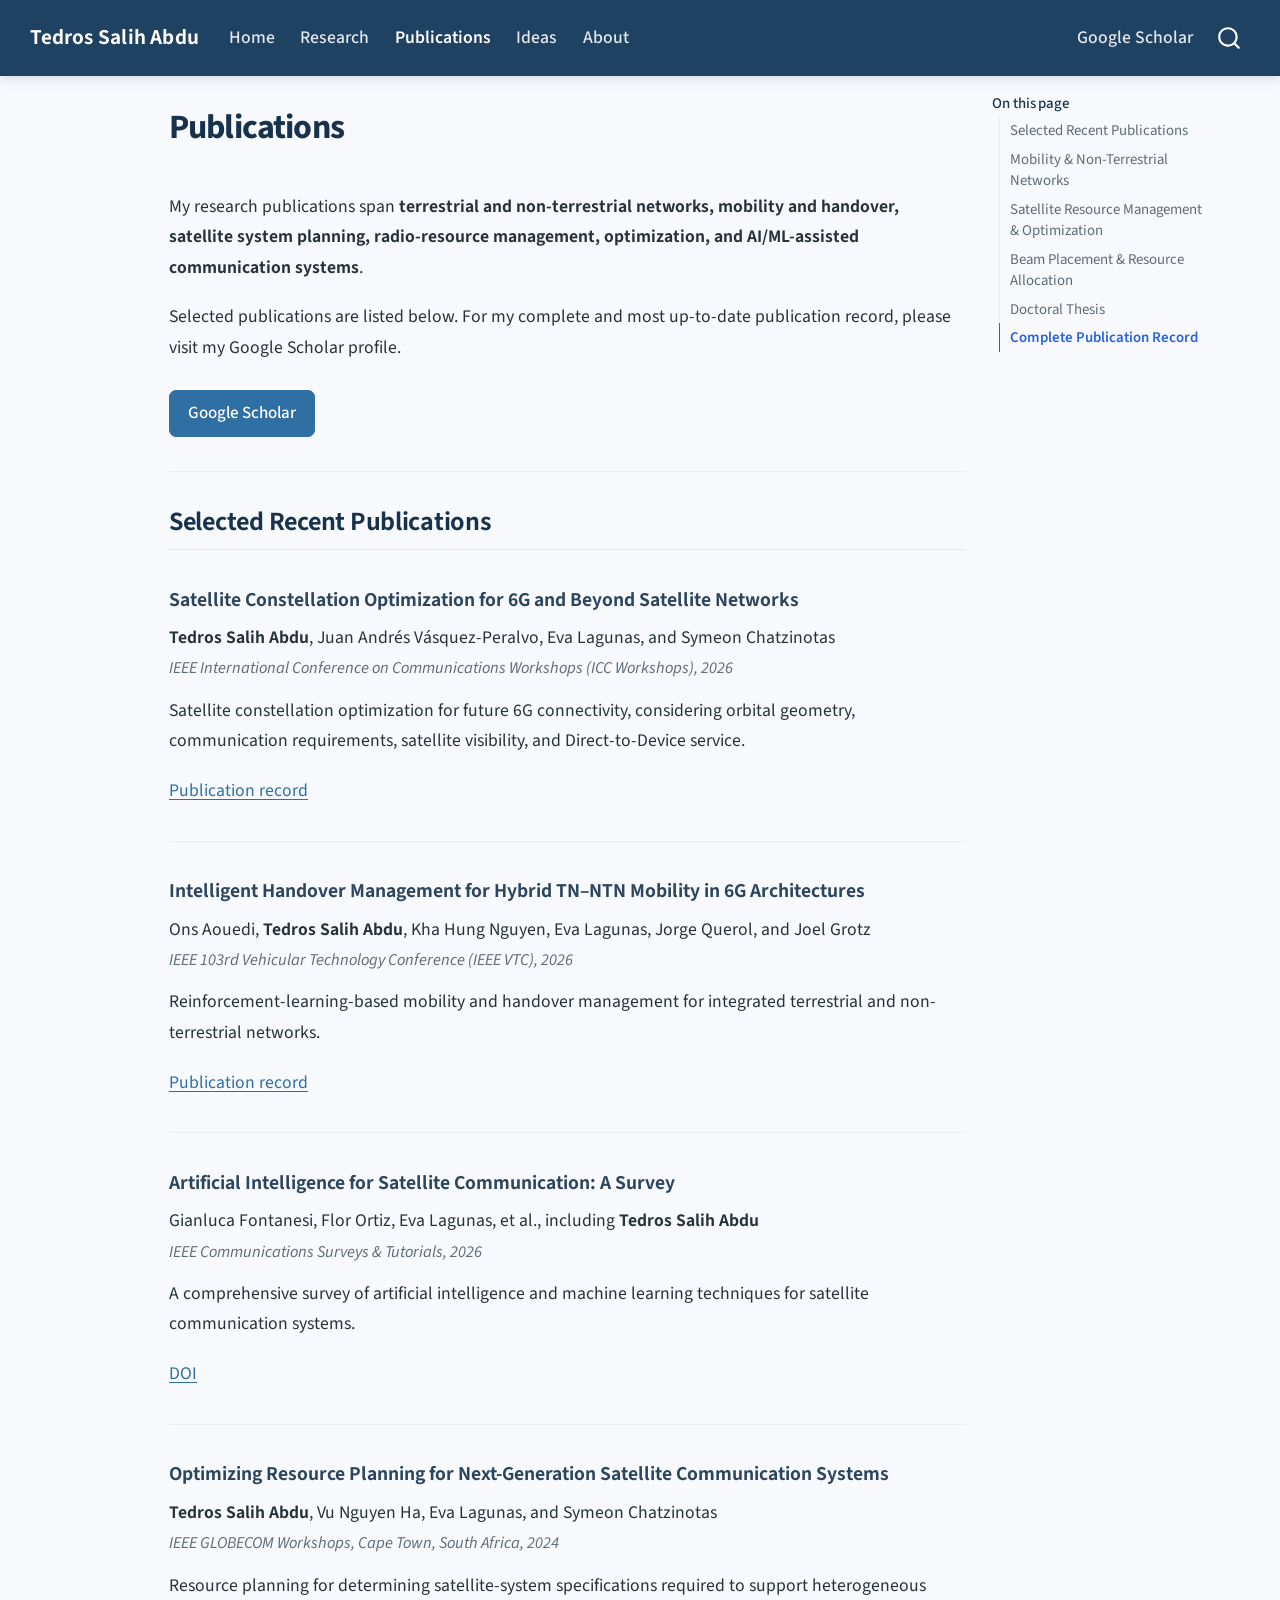
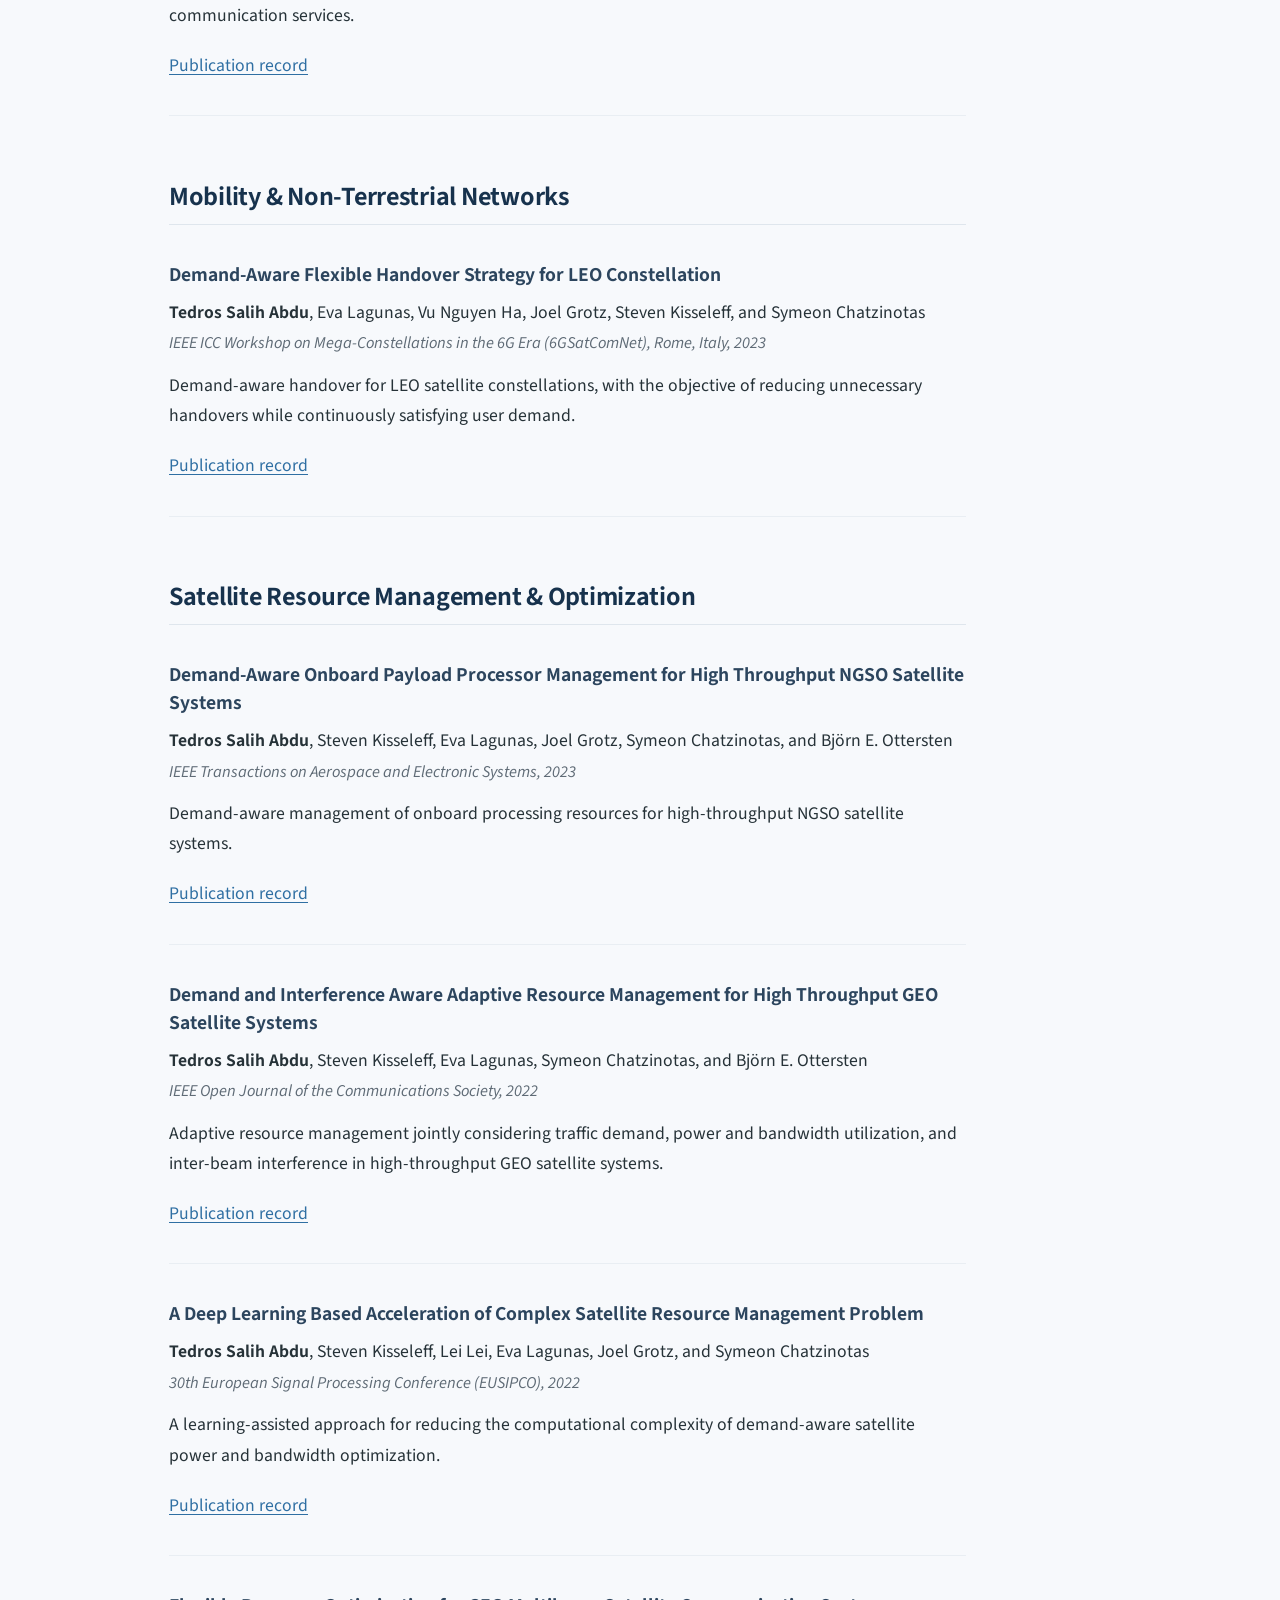
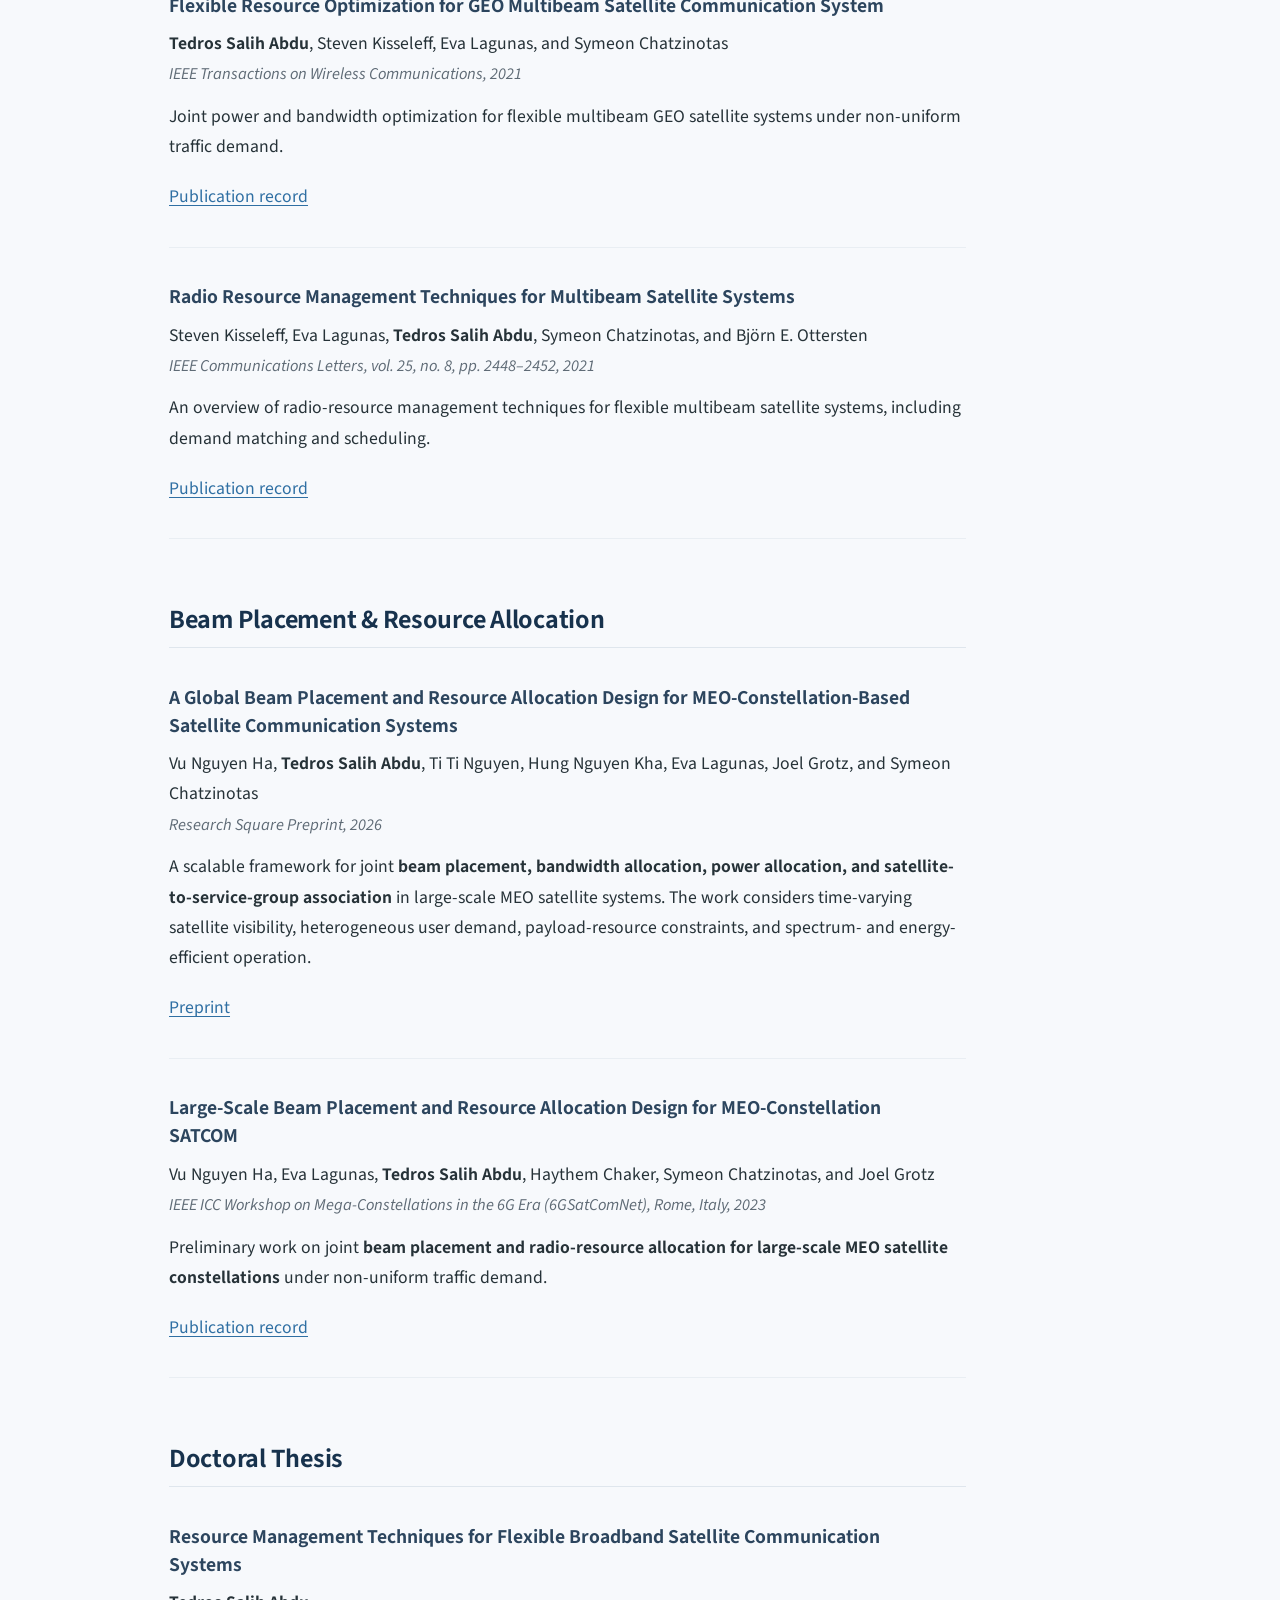
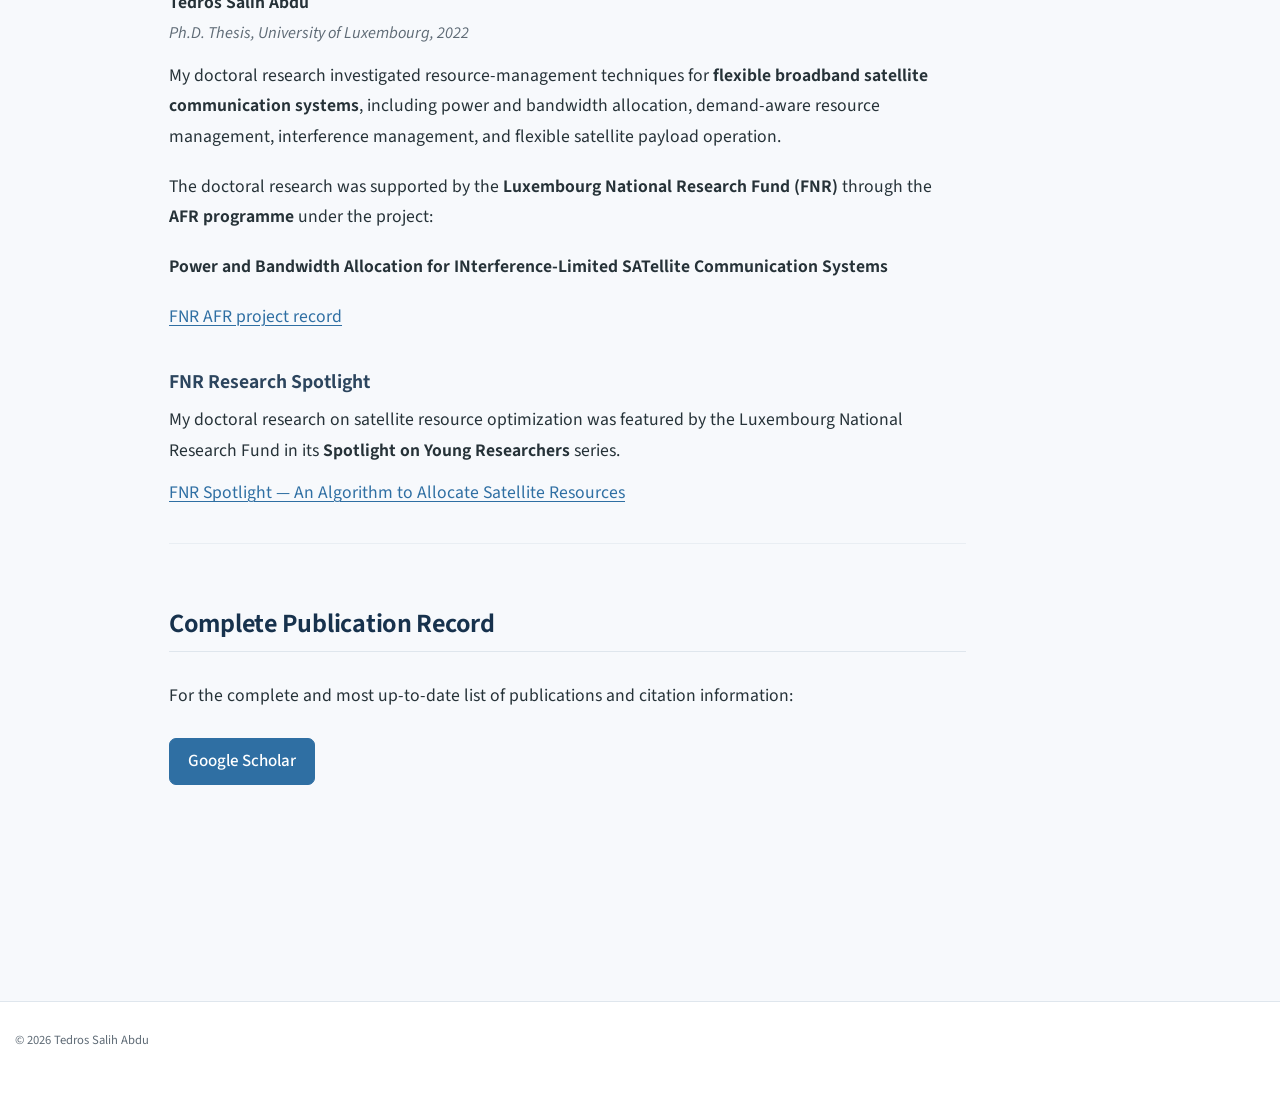
<file: publications.html>
<!DOCTYPE html>
<html xmlns="http://www.w3.org/1999/xhtml" lang="en" xml:lang="en"><head>

<meta charset="utf-8">
<meta name="generator" content="quarto-1.10.19">

<meta name="viewport" content="width=device-width, initial-scale=1.0, user-scalable=yes">

<meta name="description" content="Publications by Tedros Salih Abdu on satellite communications, 5G/6G terrestrial and non-terrestrial networks, mobility and handover, radio-resource management, satellite resource planning, and constellation optimization.">

<title>Publications – Tedros Salih Abdu</title>
<style>
/* Default styles provided by pandoc.
** See https://pandoc.org/MANUAL.html#variables-for-html for config info.
*/
span.smallcaps{font-variant: small-caps;}
div.columns{display: flex; gap: 1.5em;}
div.column{flex: auto;}
@media screen {
div.columns{gap: min(4vw, 1.5em);}
div.column{overflow-x: auto;}
}
div.hanging-indent{margin-left: 1.5em; text-indent: -1.5em;}
ul.task-list{list-style: none;}
ul.task-list li input[type="checkbox"] {
  width: 0.8em;
  margin: 0 0.8em 0.2em -1em; /* quarto-specific, see https://github.com/quarto-dev/quarto-cli/issues/4556 */ 
  vertical-align: middle;
}
</style>


<script src="site_libs/quarto-nav/quarto-nav.js"></script>
<script src="site_libs/quarto-nav/headroom.min.js"></script>
<script src="site_libs/clipboard/clipboard.min.js"></script>
<script src="site_libs/quarto-search/autocomplete.umd.js"></script>
<script src="site_libs/quarto-search/fuse.min.js"></script>
<script src="site_libs/quarto-search/quarto-search.js"></script>
<meta name="quarto:offset" content="./">
<script src="site_libs/quarto-html/quarto.js" type="module"></script>
<script src="site_libs/quarto-html/tabsets/tabsets.js" type="module"></script>
<script src="site_libs/quarto-html/popper.min.js"></script>
<script src="site_libs/quarto-html/tippy.umd.min.js"></script>
<script src="site_libs/quarto-html/anchor.min.js"></script>
<link href="site_libs/quarto-html/tippy.css" rel="stylesheet">
<link href="site_libs/quarto-html/quarto-syntax-highlighting-bf27225e3a48a9273f3daa8f8e829971.css" rel="stylesheet" id="quarto-text-highlighting-styles">
<script src="site_libs/bootstrap/bootstrap.min.js"></script>
<link href="site_libs/bootstrap/bootstrap-icons.css" rel="stylesheet">
<link href="site_libs/bootstrap/bootstrap-221fb94c3ec07aa7e68c2d5abc4fc18e.min.css" rel="stylesheet" append-hash="true" id="quarto-bootstrap" data-mode="light">
<script id="quarto-search-options" type="application/json">{
  "location": "navbar",
  "copy-button": false,
  "collapse-after": 3,
  "panel-placement": "end",
  "type": "overlay",
  "limit": 50,
  "keyboard-shortcut": [
    "f",
    "/",
    "s"
  ],
  "show-item-context": false,
  "language": {
    "search-no-results-text": "No results",
    "search-matching-documents-text": "matching documents",
    "search-copy-link-title": "Copy link to search",
    "search-hide-matches-text": "Hide additional matches",
    "search-more-match-text": "more match in this document",
    "search-more-matches-text": "more matches in this document",
    "search-clear-button-title": "Clear",
    "search-text-placeholder": "",
    "search-detached-cancel-button-title": "Cancel",
    "search-submit-button-title": "Submit",
    "search-label": "Search"
  }
}</script>
<style>html{ scroll-behavior: smooth; }</style>


<link rel="stylesheet" href="styles.css">
</head>

<body class="nav-fixed publications-page quarto-light">

<div id="quarto-search-results"></div>
  <header id="quarto-header" class="headroom fixed-top">
    <nav class="navbar navbar-expand-lg " data-bs-theme="dark">
      <div class="navbar-container container-fluid">
      <div class="navbar-brand-container mx-auto">
    <a class="navbar-brand" href="./index.html">
    <span class="navbar-title">Tedros Salih Abdu</span>
    </a>
  </div>
            <div id="quarto-search" class="" title="Search"></div>
          <button class="navbar-toggler" type="button" data-bs-toggle="collapse" data-bs-target="#navbarCollapse" aria-controls="navbarCollapse" role="menu" aria-expanded="false" aria-label="Toggle navigation" onclick="if (window.quartoToggleHeadroom) { window.quartoToggleHeadroom(); }">
  <span class="navbar-toggler-icon"></span>
</button>
          <div class="collapse navbar-collapse" id="navbarCollapse">
            <ul class="navbar-nav navbar-nav-scroll me-auto">
  <li class="nav-item">
    <a class="nav-link" href="./index.html"> 
<span class="menu-text">Home</span></a>
  </li>  
  <li class="nav-item">
    <a class="nav-link" href="./research.html"> 
<span class="menu-text">Research</span></a>
  </li>  
  <li class="nav-item">
    <a class="nav-link active" href="./publications.html" aria-current="page"> 
<span class="menu-text">Publications</span></a>
  </li>  
  <li class="nav-item">
    <a class="nav-link" href="./ideas.html"> 
<span class="menu-text">Ideas</span></a>
  </li>  
  <li class="nav-item">
    <a class="nav-link" href="./about.html"> 
<span class="menu-text">About</span></a>
  </li>  
</ul>
            <ul class="navbar-nav navbar-nav-scroll ms-auto">
  <li class="nav-item">
    <a class="nav-link" href="https://scholar.google.com/citations?user=63dpB2wAAAAJ&amp;hl=en"> 
<span class="menu-text">Google Scholar</span></a>
  </li>  
</ul>
          </div> <!-- /navcollapse -->
            <div class="quarto-navbar-tools">
</div>
      </div> <!-- /container-fluid -->
    </nav>
</header>
<!-- content -->
<div id="quarto-content" class="quarto-container page-columns page-rows-contents page-layout-article page-navbar">
<!-- sidebar -->
<!-- margin-sidebar -->
    <div id="quarto-margin-sidebar" class="sidebar margin-sidebar">
        <nav id="TOC" role="doc-toc" class="toc-active">
    <h2 id="toc-title">On this page</h2>
   
  <ul>
  <li><a href="#selected-recent-publications" id="toc-selected-recent-publications" class="nav-link active" data-scroll-target="#selected-recent-publications">Selected Recent Publications</a>
  <ul class="collapse">
  <li><a href="#satellite-constellation-optimization-for-6g-and-beyond-satellite-networks" id="toc-satellite-constellation-optimization-for-6g-and-beyond-satellite-networks" class="nav-link" data-scroll-target="#satellite-constellation-optimization-for-6g-and-beyond-satellite-networks">Satellite Constellation Optimization for 6G and Beyond Satellite Networks</a></li>
  <li><a href="#intelligent-handover-management-for-hybrid-tnntn-mobility-in-6g-architectures" id="toc-intelligent-handover-management-for-hybrid-tnntn-mobility-in-6g-architectures" class="nav-link" data-scroll-target="#intelligent-handover-management-for-hybrid-tnntn-mobility-in-6g-architectures">Intelligent Handover Management for Hybrid TN–NTN Mobility in 6G Architectures</a></li>
  <li><a href="#artificial-intelligence-for-satellite-communication-a-survey" id="toc-artificial-intelligence-for-satellite-communication-a-survey" class="nav-link" data-scroll-target="#artificial-intelligence-for-satellite-communication-a-survey">Artificial Intelligence for Satellite Communication: A Survey</a></li>
  <li><a href="#optimizing-resource-planning-for-next-generation-satellite-communication-systems" id="toc-optimizing-resource-planning-for-next-generation-satellite-communication-systems" class="nav-link" data-scroll-target="#optimizing-resource-planning-for-next-generation-satellite-communication-systems">Optimizing Resource Planning for Next-Generation Satellite Communication Systems</a></li>
  </ul></li>
  <li><a href="#mobility-non-terrestrial-networks" id="toc-mobility-non-terrestrial-networks" class="nav-link" data-scroll-target="#mobility-non-terrestrial-networks">Mobility &amp; Non-Terrestrial Networks</a>
  <ul class="collapse">
  <li><a href="#demand-aware-flexible-handover-strategy-for-leo-constellation" id="toc-demand-aware-flexible-handover-strategy-for-leo-constellation" class="nav-link" data-scroll-target="#demand-aware-flexible-handover-strategy-for-leo-constellation">Demand-Aware Flexible Handover Strategy for LEO Constellation</a></li>
  </ul></li>
  <li><a href="#satellite-resource-management-optimization" id="toc-satellite-resource-management-optimization" class="nav-link" data-scroll-target="#satellite-resource-management-optimization">Satellite Resource Management &amp; Optimization</a>
  <ul class="collapse">
  <li><a href="#demand-aware-onboard-payload-processor-management-for-high-throughput-ngso-satellite-systems" id="toc-demand-aware-onboard-payload-processor-management-for-high-throughput-ngso-satellite-systems" class="nav-link" data-scroll-target="#demand-aware-onboard-payload-processor-management-for-high-throughput-ngso-satellite-systems">Demand-Aware Onboard Payload Processor Management for High Throughput NGSO Satellite Systems</a></li>
  <li><a href="#demand-and-interference-aware-adaptive-resource-management-for-high-throughput-geo-satellite-systems" id="toc-demand-and-interference-aware-adaptive-resource-management-for-high-throughput-geo-satellite-systems" class="nav-link" data-scroll-target="#demand-and-interference-aware-adaptive-resource-management-for-high-throughput-geo-satellite-systems">Demand and Interference Aware Adaptive Resource Management for High Throughput GEO Satellite Systems</a></li>
  <li><a href="#a-deep-learning-based-acceleration-of-complex-satellite-resource-management-problem" id="toc-a-deep-learning-based-acceleration-of-complex-satellite-resource-management-problem" class="nav-link" data-scroll-target="#a-deep-learning-based-acceleration-of-complex-satellite-resource-management-problem">A Deep Learning Based Acceleration of Complex Satellite Resource Management Problem</a></li>
  <li><a href="#flexible-resource-optimization-for-geo-multibeam-satellite-communication-system" id="toc-flexible-resource-optimization-for-geo-multibeam-satellite-communication-system" class="nav-link" data-scroll-target="#flexible-resource-optimization-for-geo-multibeam-satellite-communication-system">Flexible Resource Optimization for GEO Multibeam Satellite Communication System</a></li>
  <li><a href="#radio-resource-management-techniques-for-multibeam-satellite-systems" id="toc-radio-resource-management-techniques-for-multibeam-satellite-systems" class="nav-link" data-scroll-target="#radio-resource-management-techniques-for-multibeam-satellite-systems">Radio Resource Management Techniques for Multibeam Satellite Systems</a></li>
  </ul></li>
  <li><a href="#beam-placement-resource-allocation" id="toc-beam-placement-resource-allocation" class="nav-link" data-scroll-target="#beam-placement-resource-allocation">Beam Placement &amp; Resource Allocation</a>
  <ul class="collapse">
  <li><a href="#a-global-beam-placement-and-resource-allocation-design-for-meo-constellation-based-satellite-communication-systems" id="toc-a-global-beam-placement-and-resource-allocation-design-for-meo-constellation-based-satellite-communication-systems" class="nav-link" data-scroll-target="#a-global-beam-placement-and-resource-allocation-design-for-meo-constellation-based-satellite-communication-systems">A Global Beam Placement and Resource Allocation Design for MEO-Constellation-Based Satellite Communication Systems</a></li>
  <li><a href="#large-scale-beam-placement-and-resource-allocation-design-for-meo-constellation-satcom" id="toc-large-scale-beam-placement-and-resource-allocation-design-for-meo-constellation-satcom" class="nav-link" data-scroll-target="#large-scale-beam-placement-and-resource-allocation-design-for-meo-constellation-satcom">Large-Scale Beam Placement and Resource Allocation Design for MEO-Constellation SATCOM</a></li>
  </ul></li>
  <li><a href="#doctoral-thesis" id="toc-doctoral-thesis" class="nav-link" data-scroll-target="#doctoral-thesis">Doctoral Thesis</a>
  <ul class="collapse">
  <li><a href="#resource-management-techniques-for-flexible-broadband-satellite-communication-systems" id="toc-resource-management-techniques-for-flexible-broadband-satellite-communication-systems" class="nav-link" data-scroll-target="#resource-management-techniques-for-flexible-broadband-satellite-communication-systems">Resource Management Techniques for Flexible Broadband Satellite Communication Systems</a></li>
  <li><a href="#fnr-research-spotlight" id="toc-fnr-research-spotlight" class="nav-link" data-scroll-target="#fnr-research-spotlight">FNR Research Spotlight</a></li>
  </ul></li>
  <li><a href="#complete-publication-record" id="toc-complete-publication-record" class="nav-link" data-scroll-target="#complete-publication-record">Complete Publication Record</a></li>
  </ul>
</nav>
    </div>
<!-- main -->
<main class="content" id="quarto-document-content">

<header id="title-block-header" class="quarto-title-block default">
<div class="quarto-title">
<h1 class="title">Publications</h1>
</div>

<div>
  <div class="description">
    Publications by Tedros Salih Abdu on satellite communications, 5G/6G terrestrial and non-terrestrial networks, mobility and handover, radio-resource management, satellite resource planning, and constellation optimization.
  </div>
</div>


<div class="quarto-title-meta">

    
  
    
  </div>
  


</header>


<p>My research publications span <strong>terrestrial and non-terrestrial networks, mobility and handover, satellite system planning, radio-resource management, optimization, and AI/ML-assisted communication systems</strong>.</p>
<p>Selected publications are listed below. For my complete and most up-to-date publication record, please visit my Google Scholar profile.</p>
<p><a href="https://scholar.google.com/citations?user=63dpB2wAAAAJ&amp;hl=en" class="btn btn-primary">Google Scholar</a></p>
<hr>
<section id="selected-recent-publications" class="level2">
<h2 class="anchored" data-anchor-id="selected-recent-publications">Selected Recent Publications</h2>
<section id="satellite-constellation-optimization-for-6g-and-beyond-satellite-networks" class="level3">
<h3 class="anchored" data-anchor-id="satellite-constellation-optimization-for-6g-and-beyond-satellite-networks">Satellite Constellation Optimization for 6G and Beyond Satellite Networks</h3>
<p><strong>Tedros Salih Abdu</strong>, Juan Andrés Vásquez-Peralvo, Eva Lagunas, and Symeon Chatzinotas<br>
<em>IEEE International Conference on Communications Workshops (ICC Workshops), 2026</em></p>
<p>Satellite constellation optimization for future 6G connectivity, considering orbital geometry, communication requirements, satellite visibility, and Direct-to-Device service.</p>
<p><a href="https://orbilu.uni.lu/handle/10993/68098">Publication record</a></p>
<hr>
</section>
<section id="intelligent-handover-management-for-hybrid-tnntn-mobility-in-6g-architectures" class="level3">
<h3 class="anchored" data-anchor-id="intelligent-handover-management-for-hybrid-tnntn-mobility-in-6g-architectures">Intelligent Handover Management for Hybrid TN–NTN Mobility in 6G Architectures</h3>
<p>Ons Aouedi, <strong>Tedros Salih Abdu</strong>, Kha Hung Nguyen, Eva Lagunas, Jorge Querol, and Joel Grotz<br>
<em>IEEE 103rd Vehicular Technology Conference (IEEE VTC), 2026</em></p>
<p>Reinforcement-learning-based mobility and handover management for integrated terrestrial and non-terrestrial networks.</p>
<p><a href="https://orbilu.uni.lu/handle/10993/69015">Publication record</a></p>
<hr>
</section>
<section id="artificial-intelligence-for-satellite-communication-a-survey" class="level3">
<h3 class="anchored" data-anchor-id="artificial-intelligence-for-satellite-communication-a-survey">Artificial Intelligence for Satellite Communication: A Survey</h3>
<p>Gianluca Fontanesi, Flor Ortiz, Eva Lagunas, et al., including <strong>Tedros Salih Abdu</strong><br>
<em>IEEE Communications Surveys &amp; Tutorials, 2026</em></p>
<p>A comprehensive survey of artificial intelligence and machine learning techniques for satellite communication systems.</p>
<p><a href="https://doi.org/10.1109/COMST.2025.3534617">DOI</a></p>
<hr>
</section>
<section id="optimizing-resource-planning-for-next-generation-satellite-communication-systems" class="level3">
<h3 class="anchored" data-anchor-id="optimizing-resource-planning-for-next-generation-satellite-communication-systems">Optimizing Resource Planning for Next-Generation Satellite Communication Systems</h3>
<p><strong>Tedros Salih Abdu</strong>, Vu Nguyen Ha, Eva Lagunas, and Symeon Chatzinotas<br>
<em>IEEE GLOBECOM Workshops, Cape Town, South Africa, 2024</em></p>
<p>Resource planning for determining satellite-system specifications required to support heterogeneous communication services.</p>
<p><a href="https://orbilu.uni.lu/handle/10993/62532">Publication record</a></p>
<hr>
</section>
</section>
<section id="mobility-non-terrestrial-networks" class="level2">
<h2 class="anchored" data-anchor-id="mobility-non-terrestrial-networks">Mobility &amp; Non-Terrestrial Networks</h2>
<section id="demand-aware-flexible-handover-strategy-for-leo-constellation" class="level3">
<h3 class="anchored" data-anchor-id="demand-aware-flexible-handover-strategy-for-leo-constellation">Demand-Aware Flexible Handover Strategy for LEO Constellation</h3>
<p><strong>Tedros Salih Abdu</strong>, Eva Lagunas, Vu Nguyen Ha, Joel Grotz, Steven Kisseleff, and Symeon Chatzinotas<br>
<em>IEEE ICC Workshop on Mega-Constellations in the 6G Era (6GSatComNet), Rome, Italy, 2023</em></p>
<p>Demand-aware handover for LEO satellite constellations, with the objective of reducing unnecessary handovers while continuously satisfying user demand.</p>
<p><a href="https://orbilu.uni.lu/handle/10993/54766">Publication record</a></p>
<hr>
</section>
</section>
<section id="satellite-resource-management-optimization" class="level2">
<h2 class="anchored" data-anchor-id="satellite-resource-management-optimization">Satellite Resource Management &amp; Optimization</h2>
<section id="demand-aware-onboard-payload-processor-management-for-high-throughput-ngso-satellite-systems" class="level3">
<h3 class="anchored" data-anchor-id="demand-aware-onboard-payload-processor-management-for-high-throughput-ngso-satellite-systems">Demand-Aware Onboard Payload Processor Management for High Throughput NGSO Satellite Systems</h3>
<p><strong>Tedros Salih Abdu</strong>, Steven Kisseleff, Eva Lagunas, Joel Grotz, Symeon Chatzinotas, and Björn E. Ottersten<br>
<em>IEEE Transactions on Aerospace and Electronic Systems, 2023</em></p>
<p>Demand-aware management of onboard processing resources for high-throughput NGSO satellite systems.</p>
<p><a href="https://orbilu.uni.lu/handle/10993/54764">Publication record</a></p>
<hr>
</section>
<section id="demand-and-interference-aware-adaptive-resource-management-for-high-throughput-geo-satellite-systems" class="level3">
<h3 class="anchored" data-anchor-id="demand-and-interference-aware-adaptive-resource-management-for-high-throughput-geo-satellite-systems">Demand and Interference Aware Adaptive Resource Management for High Throughput GEO Satellite Systems</h3>
<p><strong>Tedros Salih Abdu</strong>, Steven Kisseleff, Eva Lagunas, Symeon Chatzinotas, and Björn E. Ottersten<br>
<em>IEEE Open Journal of the Communications Society, 2022</em></p>
<p>Adaptive resource management jointly considering traffic demand, power and bandwidth utilization, and inter-beam interference in high-throughput GEO satellite systems.</p>
<p><a href="https://orbilu.uni.lu/handle/10993/51047">Publication record</a></p>
<hr>
</section>
<section id="a-deep-learning-based-acceleration-of-complex-satellite-resource-management-problem" class="level3">
<h3 class="anchored" data-anchor-id="a-deep-learning-based-acceleration-of-complex-satellite-resource-management-problem">A Deep Learning Based Acceleration of Complex Satellite Resource Management Problem</h3>
<p><strong>Tedros Salih Abdu</strong>, Steven Kisseleff, Lei Lei, Eva Lagunas, Joel Grotz, and Symeon Chatzinotas<br>
<em>30th European Signal Processing Conference (EUSIPCO), 2022</em></p>
<p>A learning-assisted approach for reducing the computational complexity of demand-aware satellite power and bandwidth optimization.</p>
<p><a href="https://orbilu.uni.lu/handle/10993/51491">Publication record</a></p>
<hr>
</section>
<section id="flexible-resource-optimization-for-geo-multibeam-satellite-communication-system" class="level3">
<h3 class="anchored" data-anchor-id="flexible-resource-optimization-for-geo-multibeam-satellite-communication-system">Flexible Resource Optimization for GEO Multibeam Satellite Communication System</h3>
<p><strong>Tedros Salih Abdu</strong>, Steven Kisseleff, Eva Lagunas, and Symeon Chatzinotas<br>
<em>IEEE Transactions on Wireless Communications, 2021</em></p>
<p>Joint power and bandwidth optimization for flexible multibeam GEO satellite systems under non-uniform traffic demand.</p>
<p><a href="https://orbilu.uni.lu/handle/10993/47477">Publication record</a></p>
<hr>
</section>
<section id="radio-resource-management-techniques-for-multibeam-satellite-systems" class="level3">
<h3 class="anchored" data-anchor-id="radio-resource-management-techniques-for-multibeam-satellite-systems">Radio Resource Management Techniques for Multibeam Satellite Systems</h3>
<p>Steven Kisseleff, Eva Lagunas, <strong>Tedros Salih Abdu</strong>, Symeon Chatzinotas, and Björn E. Ottersten<br>
<em>IEEE Communications Letters, vol.&nbsp;25, no. 8, pp.&nbsp;2448–2452, 2021</em></p>
<p>An overview of radio-resource management techniques for flexible multibeam satellite systems, including demand matching and scheduling.</p>
<p><a href="https://orbilu.uni.lu/handle/10993/44602">Publication record</a></p>
<hr>
</section>
</section>
<section id="beam-placement-resource-allocation" class="level2">
<h2 class="anchored" data-anchor-id="beam-placement-resource-allocation">Beam Placement &amp; Resource Allocation</h2>
<section id="a-global-beam-placement-and-resource-allocation-design-for-meo-constellation-based-satellite-communication-systems" class="level3">
<h3 class="anchored" data-anchor-id="a-global-beam-placement-and-resource-allocation-design-for-meo-constellation-based-satellite-communication-systems">A Global Beam Placement and Resource Allocation Design for MEO-Constellation-Based Satellite Communication Systems</h3>
<p>Vu Nguyen Ha, <strong>Tedros Salih Abdu</strong>, Ti Ti Nguyen, Hung Nguyen Kha, Eva Lagunas, Joel Grotz, and Symeon Chatzinotas<br>
<em>Research Square Preprint, 2026</em></p>
<p>A scalable framework for joint <strong>beam placement, bandwidth allocation, power allocation, and satellite-to-service-group association</strong> in large-scale MEO satellite systems. The work considers time-varying satellite visibility, heterogeneous user demand, payload-resource constraints, and spectrum- and energy-efficient operation.</p>
<p><a href="https://doi.org/10.21203/rs.3.rs-9261160/v1">Preprint</a></p>
<hr>
</section>
<section id="large-scale-beam-placement-and-resource-allocation-design-for-meo-constellation-satcom" class="level3">
<h3 class="anchored" data-anchor-id="large-scale-beam-placement-and-resource-allocation-design-for-meo-constellation-satcom">Large-Scale Beam Placement and Resource Allocation Design for MEO-Constellation SATCOM</h3>
<p>Vu Nguyen Ha, Eva Lagunas, <strong>Tedros Salih Abdu</strong>, Haythem Chaker, Symeon Chatzinotas, and Joel Grotz<br>
<em>IEEE ICC Workshop on Mega-Constellations in the 6G Era (6GSatComNet), Rome, Italy, 2023</em></p>
<p>Preliminary work on joint <strong>beam placement and radio-resource allocation for large-scale MEO satellite constellations</strong> under non-uniform traffic demand.</p>
<p><a href="https://orbilu.uni.lu/handle/10993/55029">Publication record</a></p>
<hr>
</section>
</section>
<section id="doctoral-thesis" class="level2">
<h2 class="anchored" data-anchor-id="doctoral-thesis">Doctoral Thesis</h2>
<section id="resource-management-techniques-for-flexible-broadband-satellite-communication-systems" class="level3">
<h3 class="anchored" data-anchor-id="resource-management-techniques-for-flexible-broadband-satellite-communication-systems">Resource Management Techniques for Flexible Broadband Satellite Communication Systems</h3>
<p><strong>Tedros Salih Abdu</strong><br>
<em>Ph.D.&nbsp;Thesis, University of Luxembourg, 2022</em></p>
<p>My doctoral research investigated resource-management techniques for <strong>flexible broadband satellite communication systems</strong>, including power and bandwidth allocation, demand-aware resource management, interference management, and flexible satellite payload operation.</p>
<p>The doctoral research was supported by the <strong>Luxembourg National Research Fund (FNR)</strong> through the <strong>AFR programme</strong> under the project:</p>
<p><strong>Power and Bandwidth Allocation for INterference-Limited SATellite Communication Systems</strong></p>
<p><a href="https://www.fnr.lu/results-2020-afr-call/">FNR AFR project record</a></p>
</section>
<section id="fnr-research-spotlight" class="level3">
<h3 class="anchored" data-anchor-id="fnr-research-spotlight">FNR Research Spotlight</h3>
<p>My doctoral research on satellite resource optimization was featured by the Luxembourg National Research Fund in its <strong>Spotlight on Young Researchers</strong> series.</p>
<p><a href="https://www.fnr.lu/research-with-impact-fnr-highlight/spotlight-algorithm-satellite-resources/">FNR Spotlight — An Algorithm to Allocate Satellite Resources</a></p>
<hr>
</section>
</section>
<section id="complete-publication-record" class="level2">
<h2 class="anchored" data-anchor-id="complete-publication-record">Complete Publication Record</h2>
<p>For the complete and most up-to-date list of publications and citation information:</p>
<p><a href="https://scholar.google.com/citations?user=63dpB2wAAAAJ&amp;hl=en" class="btn btn-primary">Google Scholar</a></p>


</section>

</main> <!-- /main -->
<script id="quarto-html-after-body" type="application/javascript">
  window.document.addEventListener("DOMContentLoaded", function (event) {
    const icon = "";
    const anchorJS = new window.AnchorJS();
    anchorJS.options = {
      placement: 'right',
      icon: icon
    };
    anchorJS.add('.anchored');
    const isCodeAnnotation = (el) => {
      for (const clz of el.classList) {
        if (clz.startsWith('code-annotation-')) {                     
          return true;
        }
      }
      return false;
    }
    const onCopySuccess = function(e) {
      // button target
      const button = e.trigger;
      // don't keep focus
      button.blur();
      // flash "checked"
      button.classList.add('code-copy-button-checked');
      var currentTitle = button.getAttribute("title");
      button.setAttribute("title", "Copied!");
      let tooltip;
      if (window.bootstrap) {
        button.setAttribute("data-bs-toggle", "tooltip");
        button.setAttribute("data-bs-placement", "left");
        button.setAttribute("data-bs-title", "Copied!");
        tooltip = new bootstrap.Tooltip(button, 
          { trigger: "manual", 
            customClass: "code-copy-button-tooltip",
            offset: [0, -8]});
        tooltip.show();    
      }
      setTimeout(function() {
        if (tooltip) {
          tooltip.hide();
          button.removeAttribute("data-bs-title");
          button.removeAttribute("data-bs-toggle");
          button.removeAttribute("data-bs-placement");
        }
        button.setAttribute("title", currentTitle);
        button.classList.remove('code-copy-button-checked');
      }, 1000);
      // clear code selection
      e.clearSelection();
    }
    const getTextToCopy = function(trigger) {
      const outerScaffold = trigger.parentElement.cloneNode(true);
      const codeEl = outerScaffold.querySelector('code');
      for (const childEl of codeEl.children) {
        if (isCodeAnnotation(childEl)) {
          childEl.remove();
        }
      }
      return codeEl.innerText;
    }
    const clipboard = new window.ClipboardJS('.code-copy-button:not([data-in-quarto-modal])', {
      text: getTextToCopy
    });
    clipboard.on('success', onCopySuccess);
    if (window.document.getElementById('quarto-embedded-source-code-modal')) {
      const clipboardModal = new window.ClipboardJS('.code-copy-button[data-in-quarto-modal]', {
        text: getTextToCopy,
        container: window.document.getElementById('quarto-embedded-source-code-modal')
      });
      clipboardModal.on('success', onCopySuccess);
    }
      var localhostRegex = new RegExp(/^(?:http|https):\/\/localhost\:?[0-9]*\//);
      var mailtoRegex = new RegExp(/^mailto:/);
        var filterRegex = new RegExp("https:\/\/tedrosabdu\.github\.io");
      var isInternal = (href) => {
          return filterRegex.test(href) || localhostRegex.test(href) || mailtoRegex.test(href);
      }
      // Inspect non-navigation links and adorn them if external
     var links = window.document.querySelectorAll('a[href]:not(.nav-link):not(.navbar-brand):not(.toc-action):not(.sidebar-link):not(.sidebar-item-toggle):not(.pagination-link):not(.no-external):not([aria-hidden]):not(.dropdown-item):not(.quarto-navigation-tool):not(.about-link)');
      for (var i=0; i<links.length; i++) {
        const link = links[i];
        if (!isInternal(link.href)) {
          // undo the damage that might have been done by quarto-nav.js in the case of
          // links that we want to consider external
          if (link.dataset.originalHref !== undefined) {
            link.href = link.dataset.originalHref;
          }
            // target, if specified
            link.setAttribute("target", "_blank");
            if (link.getAttribute("rel") === null) {
              link.setAttribute("rel", "noopener");
            }
        }
      }
    function tippyHover(el, contentFn, onTriggerFn, onUntriggerFn) {
      const config = {
        allowHTML: true,
        maxWidth: 500,
        delay: 100,
        arrow: false,
        appendTo: function(el) {
            return el.parentElement;
        },
        interactive: true,
        interactiveBorder: 10,
        theme: 'quarto',
        placement: 'bottom-start',
      };
      if (contentFn) {
        config.content = contentFn;
      }
      if (onTriggerFn) {
        config.onTrigger = onTriggerFn;
      }
      if (onUntriggerFn) {
        config.onUntrigger = onUntriggerFn;
      }
      window.tippy(el, config); 
    }
    const noterefs = window.document.querySelectorAll('a[role="doc-noteref"]');
    for (var i=0; i<noterefs.length; i++) {
      const ref = noterefs[i];
      tippyHover(ref, function() {
        // use id or data attribute instead here
        let href = ref.getAttribute('data-footnote-href') || ref.getAttribute('href');
        try { href = new URL(href).hash; } catch {}
        const id = href.replace(/^#\/?/, "");
        const note = window.document.getElementById(id);
        if (note) {
          return note.innerHTML;
        } else {
          return "";
        }
      });
    }
    const xrefs = window.document.querySelectorAll('a.quarto-xref');
    const processXRef = (id, note) => {
      // Strip column container classes
      const stripColumnClz = (el) => {
        el.classList.remove("page-full", "page-columns");
        if (el.children) {
          for (const child of el.children) {
            stripColumnClz(child);
          }
        }
      }
      stripColumnClz(note)
      if (id === null || id.startsWith('sec-')) {
        // Special case sections, only their first couple elements
        const container = document.createElement("div");
        if (note.children && note.children.length > 2) {
          container.appendChild(note.children[0].cloneNode(true));
          for (let i = 1; i < note.children.length; i++) {
            const child = note.children[i];
            if (child.tagName === "P" && child.innerText === "") {
              continue;
            } else {
              container.appendChild(child.cloneNode(true));
              break;
            }
          }
          if (window.Quarto?.typesetMath) {
            window.Quarto.typesetMath(container);
          }
          return container.innerHTML
        } else {
          if (window.Quarto?.typesetMath) {
            window.Quarto.typesetMath(note);
          }
          return note.innerHTML;
        }
      } else {
        // Remove any anchor links if they are present
        const anchorLink = note.querySelector('a.anchorjs-link');
        if (anchorLink) {
          anchorLink.remove();
        }
        if (window.Quarto?.typesetMath) {
          window.Quarto.typesetMath(note);
        }
        if (note.classList.contains("callout")) {
          return note.outerHTML;
        } else {
          return note.innerHTML;
        }
      }
    }
    for (var i=0; i<xrefs.length; i++) {
      const xref = xrefs[i];
      tippyHover(xref, undefined, function(instance) {
        instance.disable();
        let url = xref.getAttribute('href');
        let hash = undefined; 
        if (url.startsWith('#')) {
          hash = url;
        } else {
          try { hash = new URL(url).hash; } catch {}
        }
        if (hash) {
          const id = hash.replace(/^#\/?/, "");
          const note = window.document.getElementById(id);
          if (note !== null) {
            try {
              const html = processXRef(id, note.cloneNode(true));
              instance.setContent(html);
            } finally {
              instance.enable();
              instance.show();
            }
          } else {
            // See if we can fetch this
            fetch(url.split('#')[0])
            .then(res => res.text())
            .then(html => {
              const parser = new DOMParser();
              const htmlDoc = parser.parseFromString(html, "text/html");
              const note = htmlDoc.getElementById(id);
              if (note !== null) {
                const html = processXRef(id, note);
                instance.setContent(html);
              } 
            }).finally(() => {
              instance.enable();
              instance.show();
            });
          }
        } else {
          // See if we can fetch a full url (with no hash to target)
          // This is a special case and we should probably do some content thinning / targeting
          fetch(url)
          .then(res => res.text())
          .then(html => {
            const parser = new DOMParser();
            const htmlDoc = parser.parseFromString(html, "text/html");
            const note = htmlDoc.querySelector('main.content');
            if (note !== null) {
              // This should only happen for chapter cross references
              // (since there is no id in the URL)
              // remove the first header
              if (note.children.length > 0 && note.children[0].tagName === "HEADER") {
                note.children[0].remove();
              }
              const html = processXRef(null, note);
              instance.setContent(html);
            } 
          }).finally(() => {
            instance.enable();
            instance.show();
          });
        }
      }, function(instance) {
      });
    }
        let selectedAnnoteEl;
        const selectorForAnnotation = ( cell, annotation) => {
          let cellAttr = 'data-code-cell="' + cell + '"';
          let lineAttr = 'data-code-annotation="' +  annotation + '"';
          const selector = 'span[' + cellAttr + '][' + lineAttr + ']';
          return selector;
        }
        const selectCodeLines = (annoteEl) => {
          const doc = window.document;
          const targetCell = annoteEl.getAttribute("data-target-cell");
          const targetAnnotation = annoteEl.getAttribute("data-target-annotation");
          const annoteSpan = window.document.querySelector(selectorForAnnotation(targetCell, targetAnnotation));
          const lines = annoteSpan.getAttribute("data-code-lines").split(",");
          const lineIds = lines.map((line) => {
            return targetCell + "-" + line;
          })
          let top = null;
          let height = null;
          let parent = null;
          if (lineIds.length > 0) {
              //compute the position of the single el (top and bottom and make a div)
              const el = window.document.getElementById(lineIds[0]);
              top = el.offsetTop;
              height = el.offsetHeight;
              parent = el.parentElement.parentElement;
            if (lineIds.length > 1) {
              const lastEl = window.document.getElementById(lineIds[lineIds.length - 1]);
              const bottom = lastEl.offsetTop + lastEl.offsetHeight;
              height = bottom - top;
            }
            if (top !== null && height !== null && parent !== null) {
              // cook up a div (if necessary) and position it 
              let div = window.document.getElementById("code-annotation-line-highlight");
              if (div === null) {
                div = window.document.createElement("div");
                div.setAttribute("id", "code-annotation-line-highlight");
                div.style.position = 'absolute';
                parent.appendChild(div);
              }
              div.style.top = top - 2 + "px";
              div.style.height = height + 4 + "px";
              div.style.left = 0;
              let gutterDiv = window.document.getElementById("code-annotation-line-highlight-gutter");
              if (gutterDiv === null) {
                gutterDiv = window.document.createElement("div");
                gutterDiv.setAttribute("id", "code-annotation-line-highlight-gutter");
                gutterDiv.style.position = 'absolute';
                const codeCell = window.document.getElementById(targetCell);
                const gutter = codeCell.querySelector('.code-annotation-gutter');
                gutter.appendChild(gutterDiv);
              }
              gutterDiv.style.top = top - 2 + "px";
              gutterDiv.style.height = height + 4 + "px";
            }
            selectedAnnoteEl = annoteEl;
          }
        };
        const unselectCodeLines = () => {
          const elementsIds = ["code-annotation-line-highlight", "code-annotation-line-highlight-gutter"];
          elementsIds.forEach((elId) => {
            const div = window.document.getElementById(elId);
            if (div) {
              div.remove();
            }
          });
          selectedAnnoteEl = undefined;
        };
          // Handle positioning of the toggle
      window.addEventListener(
        "resize",
        throttle(() => {
          elRect = undefined;
          if (selectedAnnoteEl) {
            selectCodeLines(selectedAnnoteEl);
          }
        }, 10)
      );
      function throttle(fn, ms) {
      let throttle = false;
      let timer;
        return (...args) => {
          if(!throttle) { // first call gets through
              fn.apply(this, args);
              throttle = true;
          } else { // all the others get throttled
              if(timer) clearTimeout(timer); // cancel #2
              timer = setTimeout(() => {
                fn.apply(this, args);
                timer = throttle = false;
              }, ms);
          }
        };
      }
        // Attach click handler to the DT
        const annoteDls = window.document.querySelectorAll('dt[data-target-cell]');
        for (const annoteDlNode of annoteDls) {
          annoteDlNode.addEventListener('click', (event) => {
            const clickedEl = event.target;
            if (clickedEl !== selectedAnnoteEl) {
              unselectCodeLines();
              const activeEl = window.document.querySelector('dt[data-target-cell].code-annotation-active');
              if (activeEl) {
                activeEl.classList.remove('code-annotation-active');
              }
              selectCodeLines(clickedEl);
              clickedEl.classList.add('code-annotation-active');
            } else {
              // Unselect the line
              unselectCodeLines();
              clickedEl.classList.remove('code-annotation-active');
            }
          });
        }
    const findCites = (el) => {
      const parentEl = el.parentElement;
      if (parentEl) {
        const cites = parentEl.dataset.cites;
        if (cites) {
          return {
            el,
            cites: cites.split(' ')
          };
        } else {
          return findCites(el.parentElement)
        }
      } else {
        return undefined;
      }
    };
    var bibliorefs = window.document.querySelectorAll('a[role="doc-biblioref"]');
    for (var i=0; i<bibliorefs.length; i++) {
      const ref = bibliorefs[i];
      const citeInfo = findCites(ref);
      if (citeInfo) {
        tippyHover(citeInfo.el, function() {
          var popup = window.document.createElement('div');
          citeInfo.cites.forEach(function(cite) {
            var citeDiv = window.document.createElement('div');
            citeDiv.classList.add('hanging-indent');
            citeDiv.classList.add('csl-entry');
            var biblioDiv = window.document.getElementById('ref-' + cite);
            if (biblioDiv) {
              citeDiv.innerHTML = biblioDiv.innerHTML;
            }
            popup.appendChild(citeDiv);
          });
          return popup.innerHTML;
        });
      }
    }
  });
  </script>
</div> <!-- /content -->
<footer class="footer">
  <div class="nav-footer">
    <div class="nav-footer-left">
<p>© 2026 Tedros Salih Abdu</p>
</div>   
    <div class="nav-footer-center">
      &nbsp;
    </div>
    <div class="nav-footer-right">
      &nbsp;
    </div>
  </div>
</footer>




<script src="site_libs/quarto-html/zenscroll-min.js"></script>
</body></html>
</file>
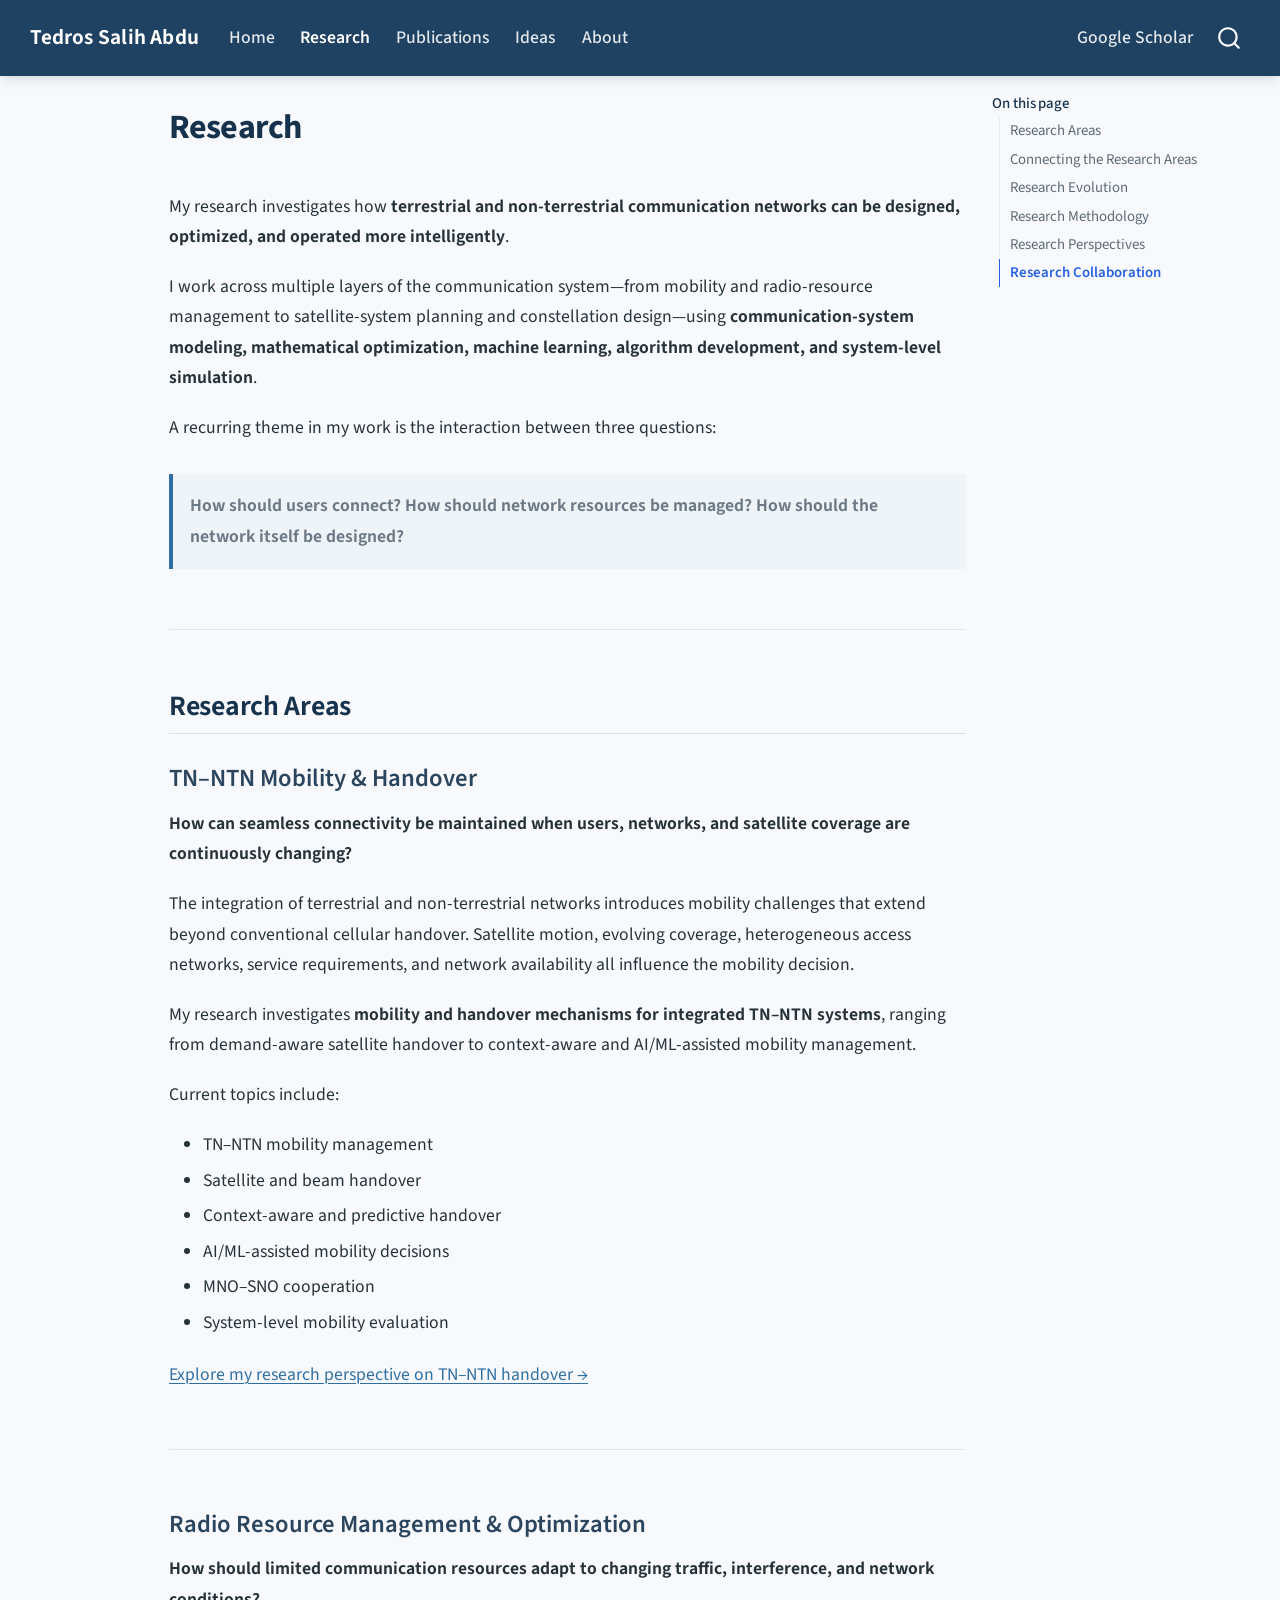
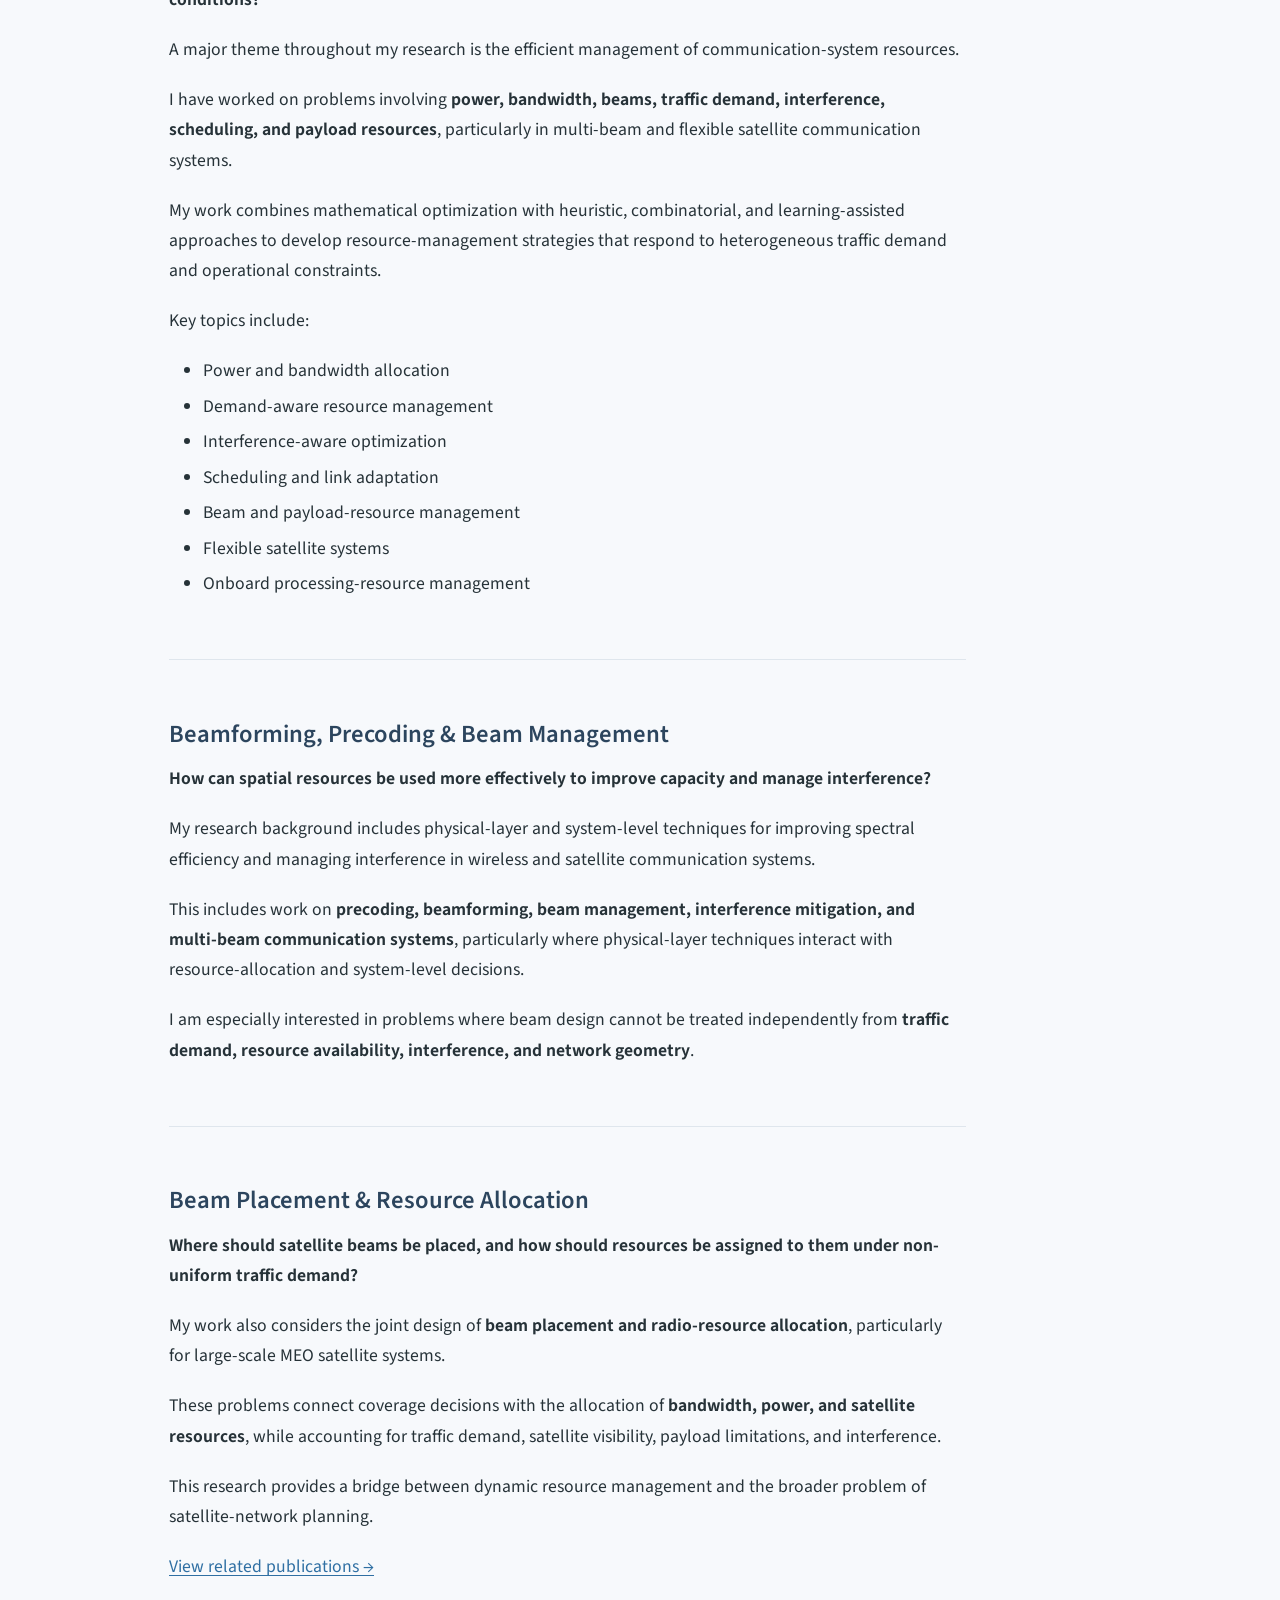
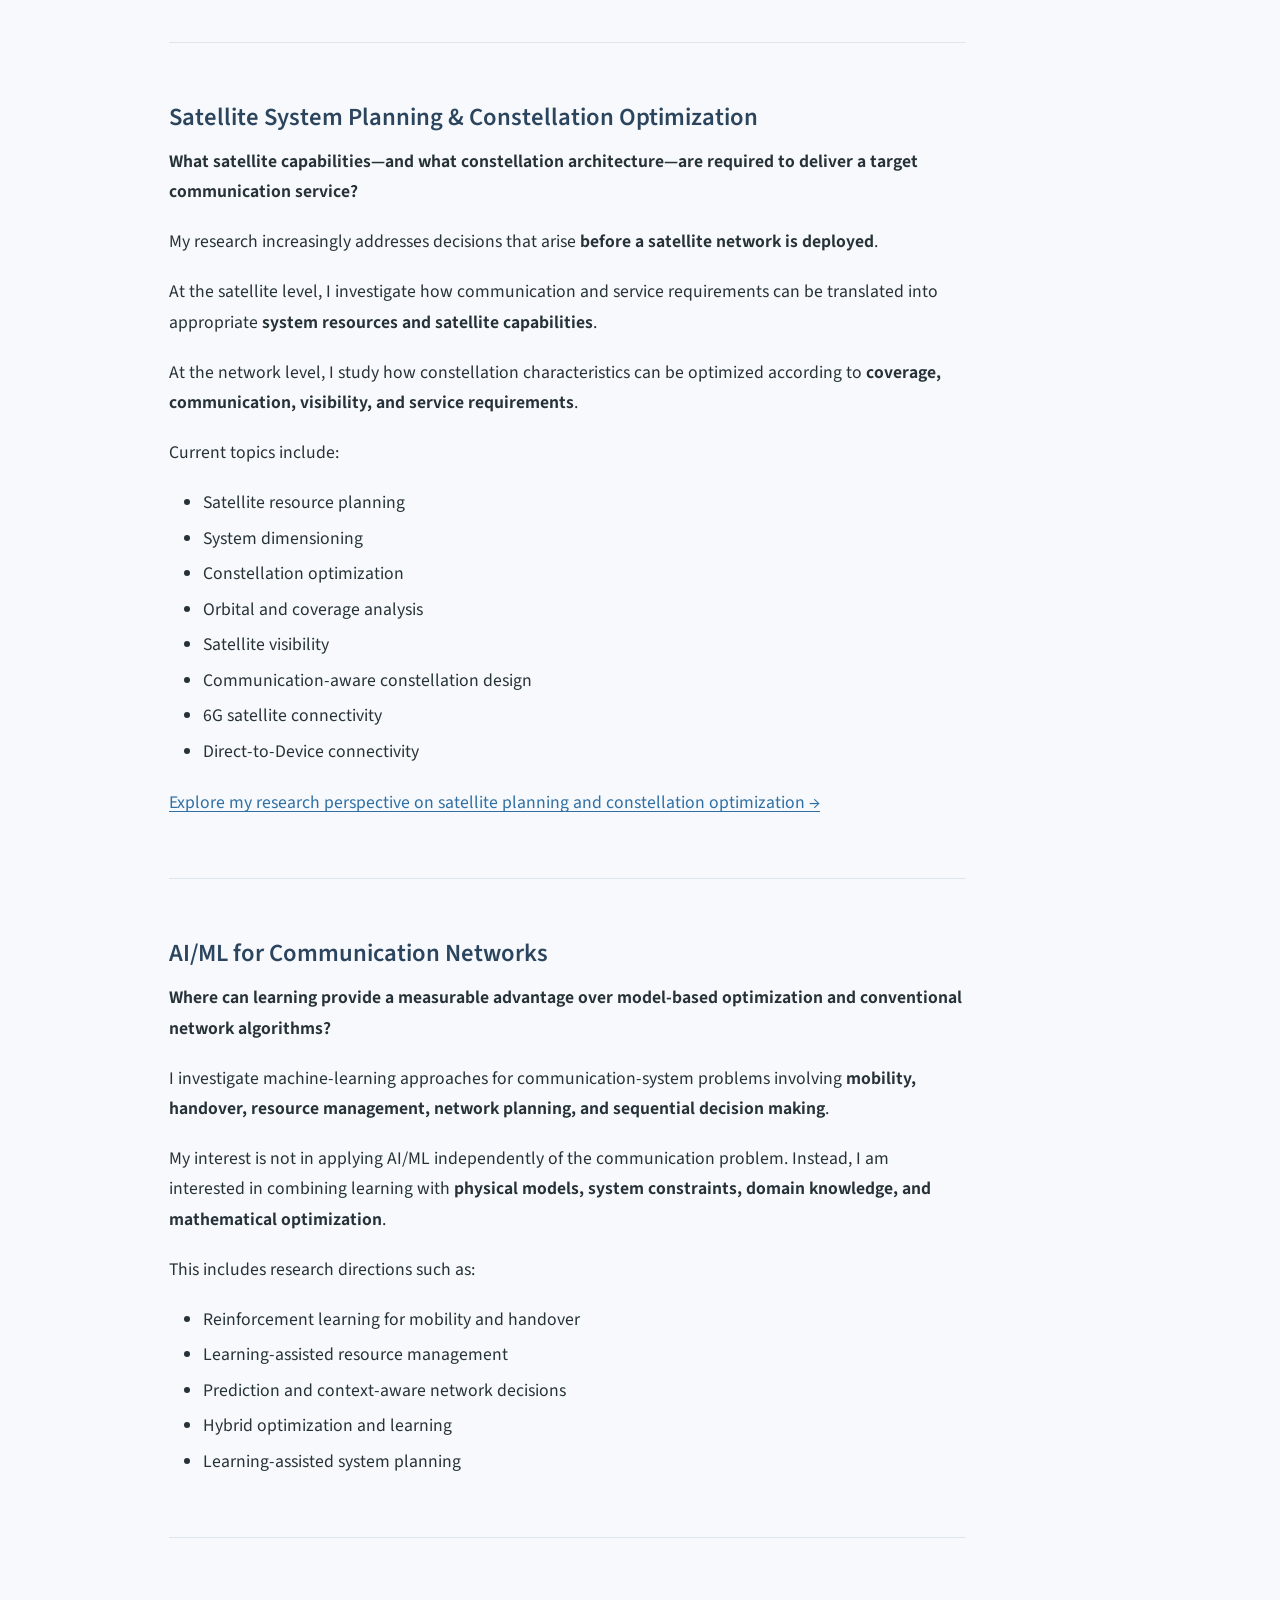
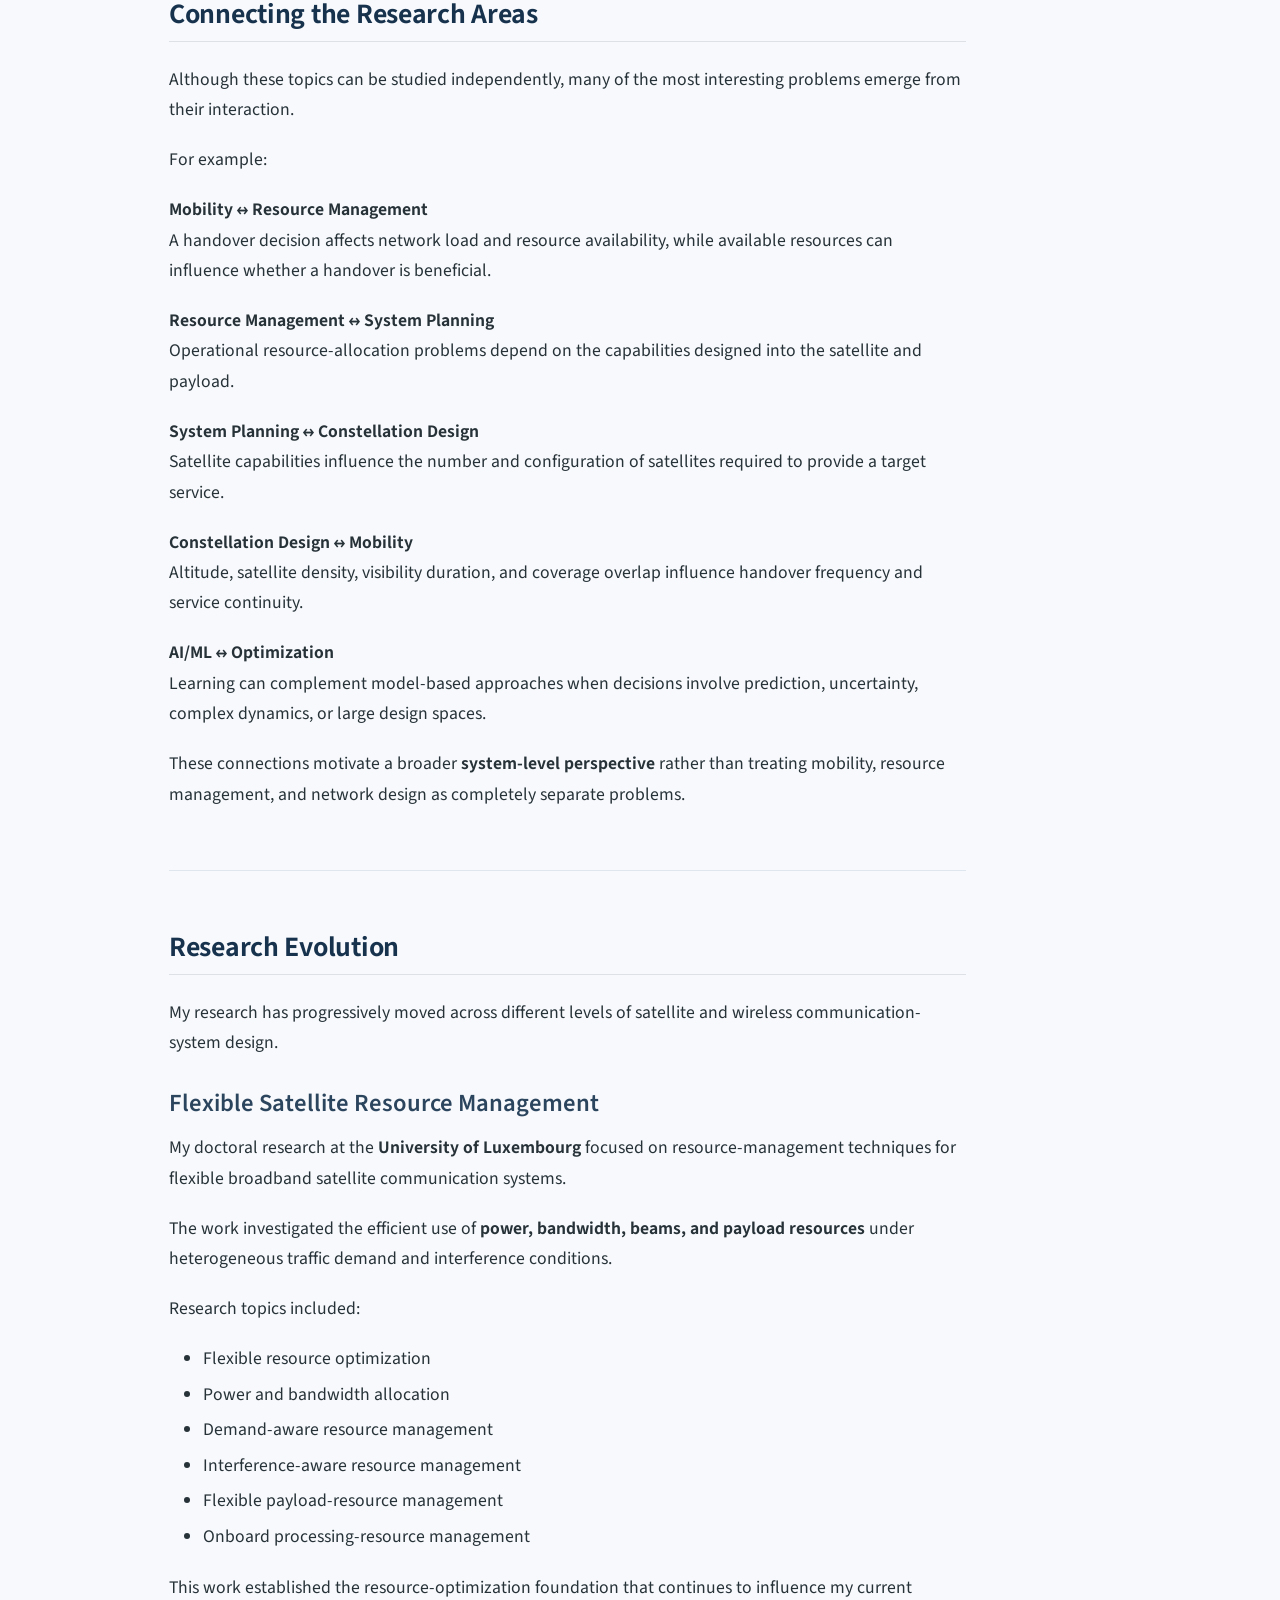
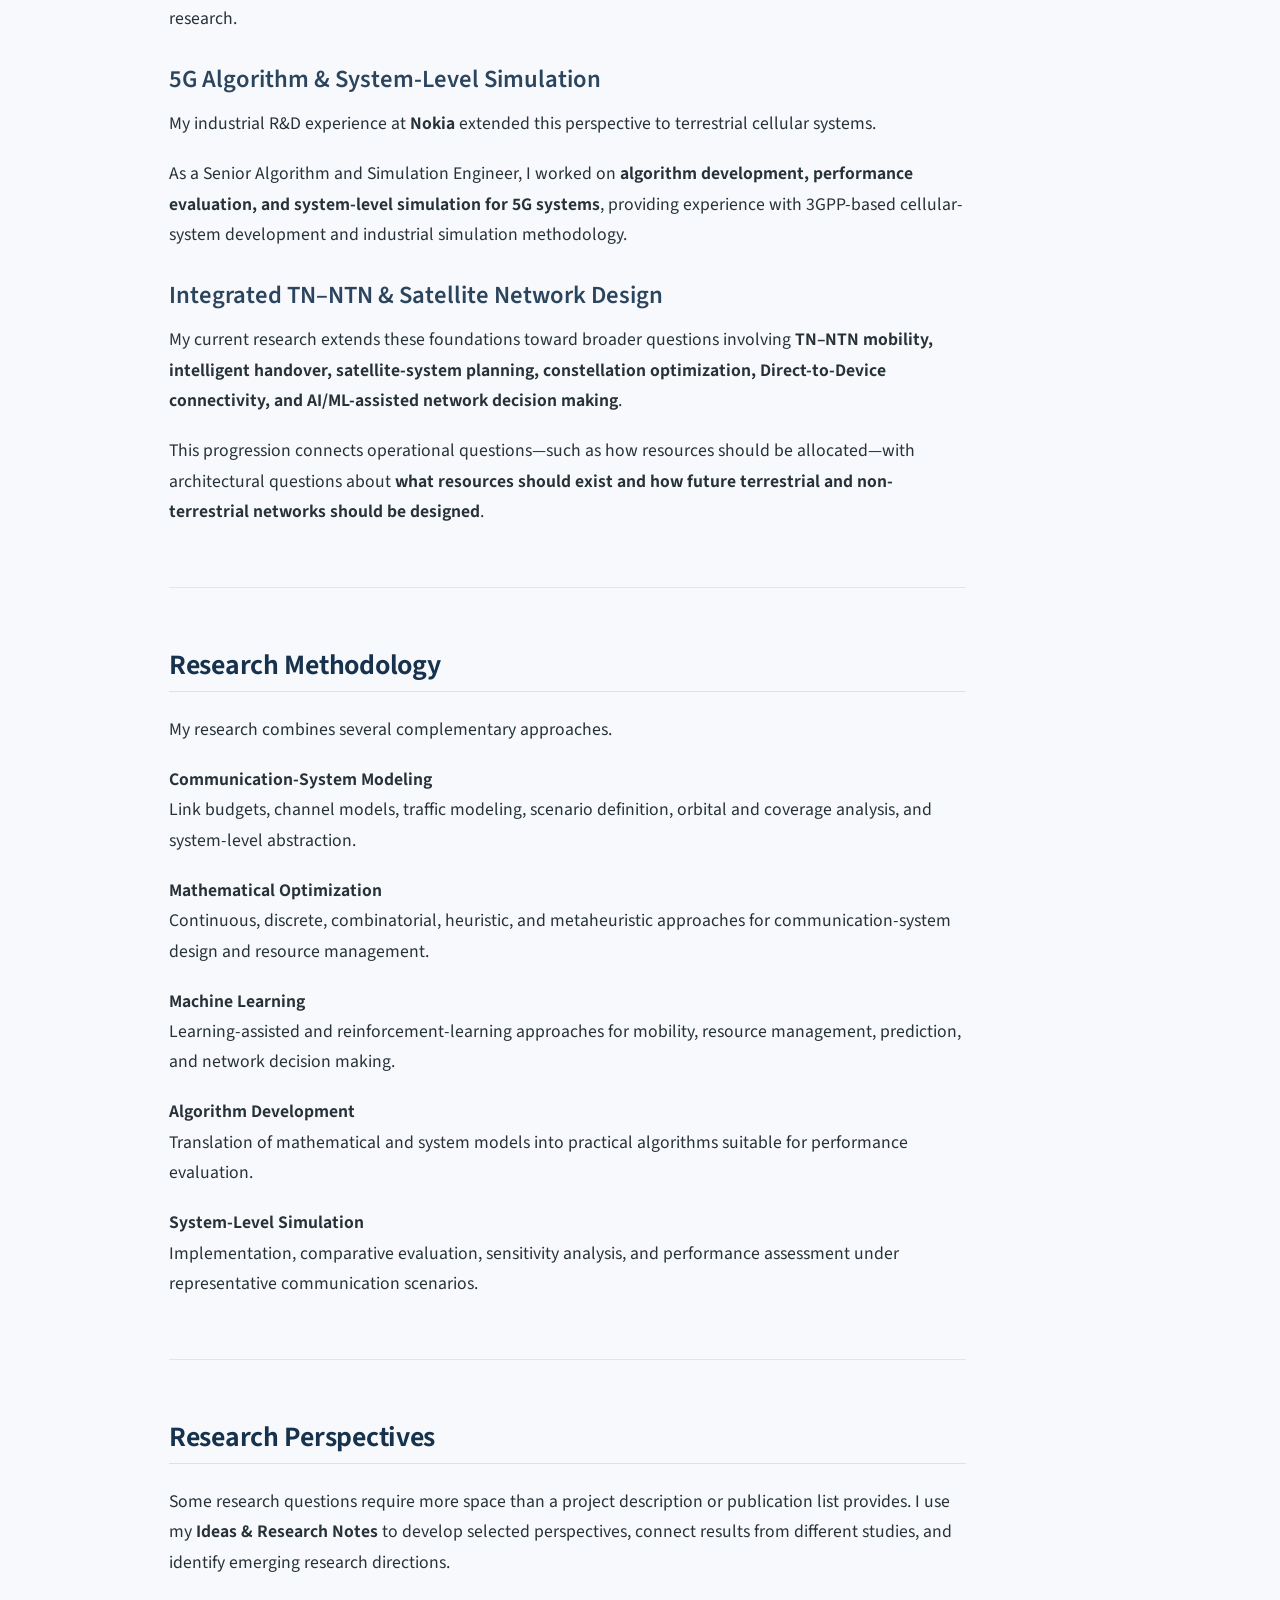
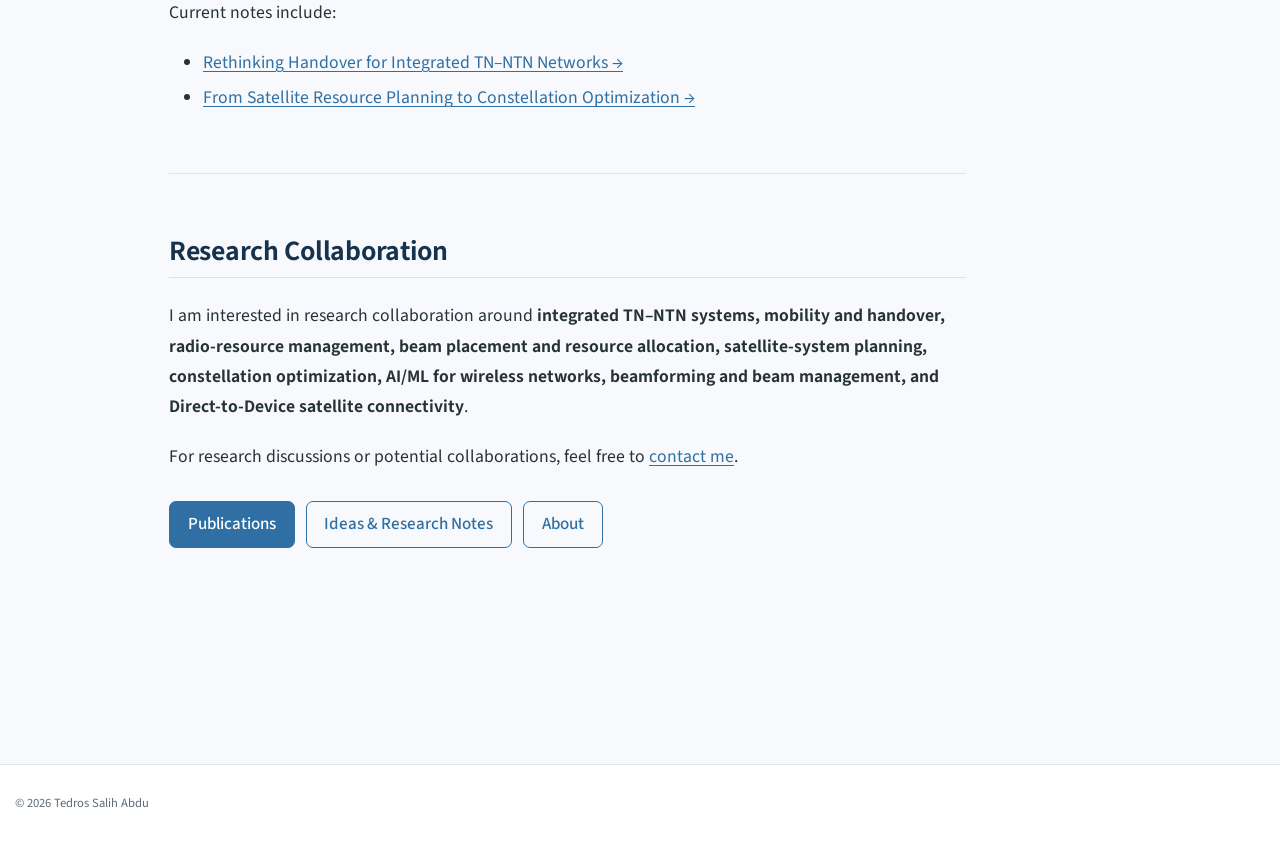
<file: research.html>
<!DOCTYPE html>
<html xmlns="http://www.w3.org/1999/xhtml" lang="en" xml:lang="en"><head>

<meta charset="utf-8">
<meta name="generator" content="quarto-1.10.19">

<meta name="viewport" content="width=device-width, initial-scale=1.0, user-scalable=yes">

<meta name="description" content="Research by Tedros Salih Abdu on 5G/6G terrestrial and non-terrestrial networks, TN–NTN mobility and handover, radio-resource management, satellite system planning, constellation optimization, and AI/ML for communication networks.">

<title>Research – Tedros Salih Abdu</title>
<style>
/* Default styles provided by pandoc.
** See https://pandoc.org/MANUAL.html#variables-for-html for config info.
*/
span.smallcaps{font-variant: small-caps;}
div.columns{display: flex; gap: 1.5em;}
div.column{flex: auto;}
@media screen {
div.columns{gap: min(4vw, 1.5em);}
div.column{overflow-x: auto;}
}
div.hanging-indent{margin-left: 1.5em; text-indent: -1.5em;}
ul.task-list{list-style: none;}
ul.task-list li input[type="checkbox"] {
  width: 0.8em;
  margin: 0 0.8em 0.2em -1em; /* quarto-specific, see https://github.com/quarto-dev/quarto-cli/issues/4556 */ 
  vertical-align: middle;
}
</style>


<script src="site_libs/quarto-nav/quarto-nav.js"></script>
<script src="site_libs/quarto-nav/headroom.min.js"></script>
<script src="site_libs/clipboard/clipboard.min.js"></script>
<script src="site_libs/quarto-search/autocomplete.umd.js"></script>
<script src="site_libs/quarto-search/fuse.min.js"></script>
<script src="site_libs/quarto-search/quarto-search.js"></script>
<meta name="quarto:offset" content="./">
<script src="site_libs/quarto-html/quarto.js" type="module"></script>
<script src="site_libs/quarto-html/tabsets/tabsets.js" type="module"></script>
<script src="site_libs/quarto-html/popper.min.js"></script>
<script src="site_libs/quarto-html/tippy.umd.min.js"></script>
<script src="site_libs/quarto-html/anchor.min.js"></script>
<link href="site_libs/quarto-html/tippy.css" rel="stylesheet">
<link href="site_libs/quarto-html/quarto-syntax-highlighting-bf27225e3a48a9273f3daa8f8e829971.css" rel="stylesheet" id="quarto-text-highlighting-styles">
<script src="site_libs/bootstrap/bootstrap.min.js"></script>
<link href="site_libs/bootstrap/bootstrap-icons.css" rel="stylesheet">
<link href="site_libs/bootstrap/bootstrap-221fb94c3ec07aa7e68c2d5abc4fc18e.min.css" rel="stylesheet" append-hash="true" id="quarto-bootstrap" data-mode="light">
<script id="quarto-search-options" type="application/json">{
  "location": "navbar",
  "copy-button": false,
  "collapse-after": 3,
  "panel-placement": "end",
  "type": "overlay",
  "limit": 50,
  "keyboard-shortcut": [
    "f",
    "/",
    "s"
  ],
  "show-item-context": false,
  "language": {
    "search-no-results-text": "No results",
    "search-matching-documents-text": "matching documents",
    "search-copy-link-title": "Copy link to search",
    "search-hide-matches-text": "Hide additional matches",
    "search-more-match-text": "more match in this document",
    "search-more-matches-text": "more matches in this document",
    "search-clear-button-title": "Clear",
    "search-text-placeholder": "",
    "search-detached-cancel-button-title": "Cancel",
    "search-submit-button-title": "Submit",
    "search-label": "Search"
  }
}</script>
<style>html{ scroll-behavior: smooth; }</style>


<link rel="stylesheet" href="styles.css">
</head>

<body class="nav-fixed quarto-light">

<div id="quarto-search-results"></div>
  <header id="quarto-header" class="headroom fixed-top">
    <nav class="navbar navbar-expand-lg " data-bs-theme="dark">
      <div class="navbar-container container-fluid">
      <div class="navbar-brand-container mx-auto">
    <a class="navbar-brand" href="./index.html">
    <span class="navbar-title">Tedros Salih Abdu</span>
    </a>
  </div>
            <div id="quarto-search" class="" title="Search"></div>
          <button class="navbar-toggler" type="button" data-bs-toggle="collapse" data-bs-target="#navbarCollapse" aria-controls="navbarCollapse" role="menu" aria-expanded="false" aria-label="Toggle navigation" onclick="if (window.quartoToggleHeadroom) { window.quartoToggleHeadroom(); }">
  <span class="navbar-toggler-icon"></span>
</button>
          <div class="collapse navbar-collapse" id="navbarCollapse">
            <ul class="navbar-nav navbar-nav-scroll me-auto">
  <li class="nav-item">
    <a class="nav-link" href="./index.html"> 
<span class="menu-text">Home</span></a>
  </li>  
  <li class="nav-item">
    <a class="nav-link active" href="./research.html" aria-current="page"> 
<span class="menu-text">Research</span></a>
  </li>  
  <li class="nav-item">
    <a class="nav-link" href="./publications.html"> 
<span class="menu-text">Publications</span></a>
  </li>  
  <li class="nav-item">
    <a class="nav-link" href="./ideas.html"> 
<span class="menu-text">Ideas</span></a>
  </li>  
  <li class="nav-item">
    <a class="nav-link" href="./about.html"> 
<span class="menu-text">About</span></a>
  </li>  
</ul>
            <ul class="navbar-nav navbar-nav-scroll ms-auto">
  <li class="nav-item">
    <a class="nav-link" href="https://scholar.google.com/citations?user=63dpB2wAAAAJ&amp;hl=en"> 
<span class="menu-text">Google Scholar</span></a>
  </li>  
</ul>
          </div> <!-- /navcollapse -->
            <div class="quarto-navbar-tools">
</div>
      </div> <!-- /container-fluid -->
    </nav>
</header>
<!-- content -->
<div id="quarto-content" class="quarto-container page-columns page-rows-contents page-layout-article page-navbar">
<!-- sidebar -->
<!-- margin-sidebar -->
    <div id="quarto-margin-sidebar" class="sidebar margin-sidebar">
        <nav id="TOC" role="doc-toc" class="toc-active">
    <h2 id="toc-title">On this page</h2>
   
  <ul>
  <li><a href="#research-areas" id="toc-research-areas" class="nav-link active" data-scroll-target="#research-areas">Research Areas</a>
  <ul class="collapse">
  <li><a href="#tnntn-mobility-handover" id="toc-tnntn-mobility-handover" class="nav-link" data-scroll-target="#tnntn-mobility-handover">TN–NTN Mobility &amp; Handover</a></li>
  <li><a href="#radio-resource-management-optimization" id="toc-radio-resource-management-optimization" class="nav-link" data-scroll-target="#radio-resource-management-optimization">Radio Resource Management &amp; Optimization</a></li>
  <li><a href="#beamforming-precoding-beam-management" id="toc-beamforming-precoding-beam-management" class="nav-link" data-scroll-target="#beamforming-precoding-beam-management">Beamforming, Precoding &amp; Beam Management</a></li>
  <li><a href="#beam-placement-resource-allocation" id="toc-beam-placement-resource-allocation" class="nav-link" data-scroll-target="#beam-placement-resource-allocation">Beam Placement &amp; Resource Allocation</a></li>
  <li><a href="#satellite-system-planning-constellation-optimization" id="toc-satellite-system-planning-constellation-optimization" class="nav-link" data-scroll-target="#satellite-system-planning-constellation-optimization">Satellite System Planning &amp; Constellation Optimization</a></li>
  <li><a href="#aiml-for-communication-networks" id="toc-aiml-for-communication-networks" class="nav-link" data-scroll-target="#aiml-for-communication-networks">AI/ML for Communication Networks</a></li>
  </ul></li>
  <li><a href="#connecting-the-research-areas" id="toc-connecting-the-research-areas" class="nav-link" data-scroll-target="#connecting-the-research-areas">Connecting the Research Areas</a></li>
  <li><a href="#research-evolution" id="toc-research-evolution" class="nav-link" data-scroll-target="#research-evolution">Research Evolution</a>
  <ul class="collapse">
  <li><a href="#flexible-satellite-resource-management" id="toc-flexible-satellite-resource-management" class="nav-link" data-scroll-target="#flexible-satellite-resource-management">Flexible Satellite Resource Management</a></li>
  <li><a href="#g-algorithm-system-level-simulation" id="toc-g-algorithm-system-level-simulation" class="nav-link" data-scroll-target="#g-algorithm-system-level-simulation">5G Algorithm &amp; System-Level Simulation</a></li>
  <li><a href="#integrated-tnntn-satellite-network-design" id="toc-integrated-tnntn-satellite-network-design" class="nav-link" data-scroll-target="#integrated-tnntn-satellite-network-design">Integrated TN–NTN &amp; Satellite Network Design</a></li>
  </ul></li>
  <li><a href="#research-methodology" id="toc-research-methodology" class="nav-link" data-scroll-target="#research-methodology">Research Methodology</a></li>
  <li><a href="#research-perspectives" id="toc-research-perspectives" class="nav-link" data-scroll-target="#research-perspectives">Research Perspectives</a></li>
  <li><a href="#research-collaboration" id="toc-research-collaboration" class="nav-link" data-scroll-target="#research-collaboration">Research Collaboration</a></li>
  </ul>
</nav>
    </div>
<!-- main -->
<main class="content" id="quarto-document-content">

<header id="title-block-header" class="quarto-title-block default">
<div class="quarto-title">
<h1 class="title">Research</h1>
</div>

<div>
  <div class="description">
    Research by Tedros Salih Abdu on 5G/6G terrestrial and non-terrestrial networks, TN–NTN mobility and handover, radio-resource management, satellite system planning, constellation optimization, and AI/ML for communication networks.
  </div>
</div>


<div class="quarto-title-meta">

    
  
    
  </div>
  


</header>


<p>My research investigates how <strong>terrestrial and non-terrestrial communication networks can be designed, optimized, and operated more intelligently</strong>.</p>
<p>I work across multiple layers of the communication system—from mobility and radio-resource management to satellite-system planning and constellation design—using <strong>communication-system modeling, mathematical optimization, machine learning, algorithm development, and system-level simulation</strong>.</p>
<p>A recurring theme in my work is the interaction between three questions:</p>
<blockquote class="blockquote">
<p><strong>How should users connect? How should network resources be managed? How should the network itself be designed?</strong></p>
</blockquote>
<hr>
<section id="research-areas" class="level2">
<h2 class="anchored" data-anchor-id="research-areas">Research Areas</h2>
<section id="tnntn-mobility-handover" class="level3">
<h3 class="anchored" data-anchor-id="tnntn-mobility-handover">TN–NTN Mobility &amp; Handover</h3>
<p><strong>How can seamless connectivity be maintained when users, networks, and satellite coverage are continuously changing?</strong></p>
<p>The integration of terrestrial and non-terrestrial networks introduces mobility challenges that extend beyond conventional cellular handover. Satellite motion, evolving coverage, heterogeneous access networks, service requirements, and network availability all influence the mobility decision.</p>
<p>My research investigates <strong>mobility and handover mechanisms for integrated TN–NTN systems</strong>, ranging from demand-aware satellite handover to context-aware and AI/ML-assisted mobility management.</p>
<p>Current topics include:</p>
<ul>
<li>TN–NTN mobility management</li>
<li>Satellite and beam handover</li>
<li>Context-aware and predictive handover</li>
<li>AI/ML-assisted mobility decisions</li>
<li>MNO–SNO cooperation</li>
<li>System-level mobility evaluation</li>
</ul>
<p><a href="./ideas/tn-ntn-handover.html">Explore my research perspective on TN–NTN handover →</a></p>
<hr>
</section>
<section id="radio-resource-management-optimization" class="level3">
<h3 class="anchored" data-anchor-id="radio-resource-management-optimization">Radio Resource Management &amp; Optimization</h3>
<p><strong>How should limited communication resources adapt to changing traffic, interference, and network conditions?</strong></p>
<p>A major theme throughout my research is the efficient management of communication-system resources.</p>
<p>I have worked on problems involving <strong>power, bandwidth, beams, traffic demand, interference, scheduling, and payload resources</strong>, particularly in multi-beam and flexible satellite communication systems.</p>
<p>My work combines mathematical optimization with heuristic, combinatorial, and learning-assisted approaches to develop resource-management strategies that respond to heterogeneous traffic demand and operational constraints.</p>
<p>Key topics include:</p>
<ul>
<li>Power and bandwidth allocation</li>
<li>Demand-aware resource management</li>
<li>Interference-aware optimization</li>
<li>Scheduling and link adaptation</li>
<li>Beam and payload-resource management</li>
<li>Flexible satellite systems</li>
<li>Onboard processing-resource management</li>
</ul>
<hr>
</section>
<section id="beamforming-precoding-beam-management" class="level3">
<h3 class="anchored" data-anchor-id="beamforming-precoding-beam-management">Beamforming, Precoding &amp; Beam Management</h3>
<p><strong>How can spatial resources be used more effectively to improve capacity and manage interference?</strong></p>
<p>My research background includes physical-layer and system-level techniques for improving spectral efficiency and managing interference in wireless and satellite communication systems.</p>
<p>This includes work on <strong>precoding, beamforming, beam management, interference mitigation, and multi-beam communication systems</strong>, particularly where physical-layer techniques interact with resource-allocation and system-level decisions.</p>
<p>I am especially interested in problems where beam design cannot be treated independently from <strong>traffic demand, resource availability, interference, and network geometry</strong>.</p>
<hr>
</section>
<section id="beam-placement-resource-allocation" class="level3">
<h3 class="anchored" data-anchor-id="beam-placement-resource-allocation">Beam Placement &amp; Resource Allocation</h3>
<p><strong>Where should satellite beams be placed, and how should resources be assigned to them under non-uniform traffic demand?</strong></p>
<p>My work also considers the joint design of <strong>beam placement and radio-resource allocation</strong>, particularly for large-scale MEO satellite systems.</p>
<p>These problems connect coverage decisions with the allocation of <strong>bandwidth, power, and satellite resources</strong>, while accounting for traffic demand, satellite visibility, payload limitations, and interference.</p>
<p>This research provides a bridge between dynamic resource management and the broader problem of satellite-network planning.</p>
<p><a href="./publications.html">View related publications →</a></p>
<hr>
</section>
<section id="satellite-system-planning-constellation-optimization" class="level3">
<h3 class="anchored" data-anchor-id="satellite-system-planning-constellation-optimization">Satellite System Planning &amp; Constellation Optimization</h3>
<p><strong>What satellite capabilities—and what constellation architecture—are required to deliver a target communication service?</strong></p>
<p>My research increasingly addresses decisions that arise <strong>before a satellite network is deployed</strong>.</p>
<p>At the satellite level, I investigate how communication and service requirements can be translated into appropriate <strong>system resources and satellite capabilities</strong>.</p>
<p>At the network level, I study how constellation characteristics can be optimized according to <strong>coverage, communication, visibility, and service requirements</strong>.</p>
<p>Current topics include:</p>
<ul>
<li>Satellite resource planning</li>
<li>System dimensioning</li>
<li>Constellation optimization</li>
<li>Orbital and coverage analysis</li>
<li>Satellite visibility</li>
<li>Communication-aware constellation design</li>
<li>6G satellite connectivity</li>
<li>Direct-to-Device connectivity</li>
</ul>
<p><a href="./ideas/resource-plan-satellite-constellation.html">Explore my research perspective on satellite planning and constellation optimization →</a></p>
<hr>
</section>
<section id="aiml-for-communication-networks" class="level3">
<h3 class="anchored" data-anchor-id="aiml-for-communication-networks">AI/ML for Communication Networks</h3>
<p><strong>Where can learning provide a measurable advantage over model-based optimization and conventional network algorithms?</strong></p>
<p>I investigate machine-learning approaches for communication-system problems involving <strong>mobility, handover, resource management, network planning, and sequential decision making</strong>.</p>
<p>My interest is not in applying AI/ML independently of the communication problem. Instead, I am interested in combining learning with <strong>physical models, system constraints, domain knowledge, and mathematical optimization</strong>.</p>
<p>This includes research directions such as:</p>
<ul>
<li>Reinforcement learning for mobility and handover</li>
<li>Learning-assisted resource management</li>
<li>Prediction and context-aware network decisions</li>
<li>Hybrid optimization and learning</li>
<li>Learning-assisted system planning</li>
</ul>
<hr>
</section>
</section>
<section id="connecting-the-research-areas" class="level2">
<h2 class="anchored" data-anchor-id="connecting-the-research-areas">Connecting the Research Areas</h2>
<p>Although these topics can be studied independently, many of the most interesting problems emerge from their interaction.</p>
<p>For example:</p>
<p><strong>Mobility ↔︎ Resource Management</strong><br>
A handover decision affects network load and resource availability, while available resources can influence whether a handover is beneficial.</p>
<p><strong>Resource Management ↔︎ System Planning</strong><br>
Operational resource-allocation problems depend on the capabilities designed into the satellite and payload.</p>
<p><strong>System Planning ↔︎ Constellation Design</strong><br>
Satellite capabilities influence the number and configuration of satellites required to provide a target service.</p>
<p><strong>Constellation Design ↔︎ Mobility</strong><br>
Altitude, satellite density, visibility duration, and coverage overlap influence handover frequency and service continuity.</p>
<p><strong>AI/ML ↔︎ Optimization</strong><br>
Learning can complement model-based approaches when decisions involve prediction, uncertainty, complex dynamics, or large design spaces.</p>
<p>These connections motivate a broader <strong>system-level perspective</strong> rather than treating mobility, resource management, and network design as completely separate problems.</p>
<hr>
</section>
<section id="research-evolution" class="level2">
<h2 class="anchored" data-anchor-id="research-evolution">Research Evolution</h2>
<p>My research has progressively moved across different levels of satellite and wireless communication-system design.</p>
<section id="flexible-satellite-resource-management" class="level3">
<h3 class="anchored" data-anchor-id="flexible-satellite-resource-management">Flexible Satellite Resource Management</h3>
<p>My doctoral research at the <strong>University of Luxembourg</strong> focused on resource-management techniques for flexible broadband satellite communication systems.</p>
<p>The work investigated the efficient use of <strong>power, bandwidth, beams, and payload resources</strong> under heterogeneous traffic demand and interference conditions.</p>
<p>Research topics included:</p>
<ul>
<li>Flexible resource optimization</li>
<li>Power and bandwidth allocation</li>
<li>Demand-aware resource management</li>
<li>Interference-aware resource management</li>
<li>Flexible payload-resource management</li>
<li>Onboard processing-resource management</li>
</ul>
<p>This work established the resource-optimization foundation that continues to influence my current research.</p>
</section>
<section id="g-algorithm-system-level-simulation" class="level3">
<h3 class="anchored" data-anchor-id="g-algorithm-system-level-simulation">5G Algorithm &amp; System-Level Simulation</h3>
<p>My industrial R&amp;D experience at <strong>Nokia</strong> extended this perspective to terrestrial cellular systems.</p>
<p>As a Senior Algorithm and Simulation Engineer, I worked on <strong>algorithm development, performance evaluation, and system-level simulation for 5G systems</strong>, providing experience with 3GPP-based cellular-system development and industrial simulation methodology.</p>
</section>
<section id="integrated-tnntn-satellite-network-design" class="level3">
<h3 class="anchored" data-anchor-id="integrated-tnntn-satellite-network-design">Integrated TN–NTN &amp; Satellite Network Design</h3>
<p>My current research extends these foundations toward broader questions involving <strong>TN–NTN mobility, intelligent handover, satellite-system planning, constellation optimization, Direct-to-Device connectivity, and AI/ML-assisted network decision making</strong>.</p>
<p>This progression connects operational questions—such as how resources should be allocated—with architectural questions about <strong>what resources should exist and how future terrestrial and non-terrestrial networks should be designed</strong>.</p>
<hr>
</section>
</section>
<section id="research-methodology" class="level2">
<h2 class="anchored" data-anchor-id="research-methodology">Research Methodology</h2>
<p>My research combines several complementary approaches.</p>
<p><strong>Communication-System Modeling</strong><br>
Link budgets, channel models, traffic modeling, scenario definition, orbital and coverage analysis, and system-level abstraction.</p>
<p><strong>Mathematical Optimization</strong><br>
Continuous, discrete, combinatorial, heuristic, and metaheuristic approaches for communication-system design and resource management.</p>
<p><strong>Machine Learning</strong><br>
Learning-assisted and reinforcement-learning approaches for mobility, resource management, prediction, and network decision making.</p>
<p><strong>Algorithm Development</strong><br>
Translation of mathematical and system models into practical algorithms suitable for performance evaluation.</p>
<p><strong>System-Level Simulation</strong><br>
Implementation, comparative evaluation, sensitivity analysis, and performance assessment under representative communication scenarios.</p>
<hr>
</section>
<section id="research-perspectives" class="level2">
<h2 class="anchored" data-anchor-id="research-perspectives">Research Perspectives</h2>
<p>Some research questions require more space than a project description or publication list provides. I use my <strong>Ideas &amp; Research Notes</strong> to develop selected perspectives, connect results from different studies, and identify emerging research directions.</p>
<p>Current notes include:</p>
<ul>
<li><a href="./ideas/tn-ntn-handover.html">Rethinking Handover for Integrated TN–NTN Networks →</a></li>
<li><a href="./ideas/resource-plan-satellite-constellation.html">From Satellite Resource Planning to Constellation Optimization →</a></li>
</ul>
<hr>
</section>
<section id="research-collaboration" class="level2">
<h2 class="anchored" data-anchor-id="research-collaboration">Research Collaboration</h2>
<p>I am interested in research collaboration around <strong>integrated TN–NTN systems, mobility and handover, radio-resource management, beam placement and resource allocation, satellite-system planning, constellation optimization, AI/ML for wireless networks, beamforming and beam management, and Direct-to-Device satellite connectivity</strong>.</p>
<p>For research discussions or potential collaborations, feel free to <a href="mailto:tedros-salih.abdu@uni.lu">contact me</a>.</p>
<p><a href="./publications.html" class="btn btn-primary">Publications</a> <a href="./ideas.html" class="btn btn-outline-primary">Ideas &amp; Research Notes</a> <a href="./about.html" class="btn btn-outline-primary">About</a></p>


</section>

</main> <!-- /main -->
<script id="quarto-html-after-body" type="application/javascript">
  window.document.addEventListener("DOMContentLoaded", function (event) {
    const icon = "";
    const anchorJS = new window.AnchorJS();
    anchorJS.options = {
      placement: 'right',
      icon: icon
    };
    anchorJS.add('.anchored');
    const isCodeAnnotation = (el) => {
      for (const clz of el.classList) {
        if (clz.startsWith('code-annotation-')) {                     
          return true;
        }
      }
      return false;
    }
    const onCopySuccess = function(e) {
      // button target
      const button = e.trigger;
      // don't keep focus
      button.blur();
      // flash "checked"
      button.classList.add('code-copy-button-checked');
      var currentTitle = button.getAttribute("title");
      button.setAttribute("title", "Copied!");
      let tooltip;
      if (window.bootstrap) {
        button.setAttribute("data-bs-toggle", "tooltip");
        button.setAttribute("data-bs-placement", "left");
        button.setAttribute("data-bs-title", "Copied!");
        tooltip = new bootstrap.Tooltip(button, 
          { trigger: "manual", 
            customClass: "code-copy-button-tooltip",
            offset: [0, -8]});
        tooltip.show();    
      }
      setTimeout(function() {
        if (tooltip) {
          tooltip.hide();
          button.removeAttribute("data-bs-title");
          button.removeAttribute("data-bs-toggle");
          button.removeAttribute("data-bs-placement");
        }
        button.setAttribute("title", currentTitle);
        button.classList.remove('code-copy-button-checked');
      }, 1000);
      // clear code selection
      e.clearSelection();
    }
    const getTextToCopy = function(trigger) {
      const outerScaffold = trigger.parentElement.cloneNode(true);
      const codeEl = outerScaffold.querySelector('code');
      for (const childEl of codeEl.children) {
        if (isCodeAnnotation(childEl)) {
          childEl.remove();
        }
      }
      return codeEl.innerText;
    }
    const clipboard = new window.ClipboardJS('.code-copy-button:not([data-in-quarto-modal])', {
      text: getTextToCopy
    });
    clipboard.on('success', onCopySuccess);
    if (window.document.getElementById('quarto-embedded-source-code-modal')) {
      const clipboardModal = new window.ClipboardJS('.code-copy-button[data-in-quarto-modal]', {
        text: getTextToCopy,
        container: window.document.getElementById('quarto-embedded-source-code-modal')
      });
      clipboardModal.on('success', onCopySuccess);
    }
      var localhostRegex = new RegExp(/^(?:http|https):\/\/localhost\:?[0-9]*\//);
      var mailtoRegex = new RegExp(/^mailto:/);
        var filterRegex = new RegExp("https:\/\/tedrosabdu\.github\.io");
      var isInternal = (href) => {
          return filterRegex.test(href) || localhostRegex.test(href) || mailtoRegex.test(href);
      }
      // Inspect non-navigation links and adorn them if external
     var links = window.document.querySelectorAll('a[href]:not(.nav-link):not(.navbar-brand):not(.toc-action):not(.sidebar-link):not(.sidebar-item-toggle):not(.pagination-link):not(.no-external):not([aria-hidden]):not(.dropdown-item):not(.quarto-navigation-tool):not(.about-link)');
      for (var i=0; i<links.length; i++) {
        const link = links[i];
        if (!isInternal(link.href)) {
          // undo the damage that might have been done by quarto-nav.js in the case of
          // links that we want to consider external
          if (link.dataset.originalHref !== undefined) {
            link.href = link.dataset.originalHref;
          }
            // target, if specified
            link.setAttribute("target", "_blank");
            if (link.getAttribute("rel") === null) {
              link.setAttribute("rel", "noopener");
            }
        }
      }
    function tippyHover(el, contentFn, onTriggerFn, onUntriggerFn) {
      const config = {
        allowHTML: true,
        maxWidth: 500,
        delay: 100,
        arrow: false,
        appendTo: function(el) {
            return el.parentElement;
        },
        interactive: true,
        interactiveBorder: 10,
        theme: 'quarto',
        placement: 'bottom-start',
      };
      if (contentFn) {
        config.content = contentFn;
      }
      if (onTriggerFn) {
        config.onTrigger = onTriggerFn;
      }
      if (onUntriggerFn) {
        config.onUntrigger = onUntriggerFn;
      }
      window.tippy(el, config); 
    }
    const noterefs = window.document.querySelectorAll('a[role="doc-noteref"]');
    for (var i=0; i<noterefs.length; i++) {
      const ref = noterefs[i];
      tippyHover(ref, function() {
        // use id or data attribute instead here
        let href = ref.getAttribute('data-footnote-href') || ref.getAttribute('href');
        try { href = new URL(href).hash; } catch {}
        const id = href.replace(/^#\/?/, "");
        const note = window.document.getElementById(id);
        if (note) {
          return note.innerHTML;
        } else {
          return "";
        }
      });
    }
    const xrefs = window.document.querySelectorAll('a.quarto-xref');
    const processXRef = (id, note) => {
      // Strip column container classes
      const stripColumnClz = (el) => {
        el.classList.remove("page-full", "page-columns");
        if (el.children) {
          for (const child of el.children) {
            stripColumnClz(child);
          }
        }
      }
      stripColumnClz(note)
      if (id === null || id.startsWith('sec-')) {
        // Special case sections, only their first couple elements
        const container = document.createElement("div");
        if (note.children && note.children.length > 2) {
          container.appendChild(note.children[0].cloneNode(true));
          for (let i = 1; i < note.children.length; i++) {
            const child = note.children[i];
            if (child.tagName === "P" && child.innerText === "") {
              continue;
            } else {
              container.appendChild(child.cloneNode(true));
              break;
            }
          }
          if (window.Quarto?.typesetMath) {
            window.Quarto.typesetMath(container);
          }
          return container.innerHTML
        } else {
          if (window.Quarto?.typesetMath) {
            window.Quarto.typesetMath(note);
          }
          return note.innerHTML;
        }
      } else {
        // Remove any anchor links if they are present
        const anchorLink = note.querySelector('a.anchorjs-link');
        if (anchorLink) {
          anchorLink.remove();
        }
        if (window.Quarto?.typesetMath) {
          window.Quarto.typesetMath(note);
        }
        if (note.classList.contains("callout")) {
          return note.outerHTML;
        } else {
          return note.innerHTML;
        }
      }
    }
    for (var i=0; i<xrefs.length; i++) {
      const xref = xrefs[i];
      tippyHover(xref, undefined, function(instance) {
        instance.disable();
        let url = xref.getAttribute('href');
        let hash = undefined; 
        if (url.startsWith('#')) {
          hash = url;
        } else {
          try { hash = new URL(url).hash; } catch {}
        }
        if (hash) {
          const id = hash.replace(/^#\/?/, "");
          const note = window.document.getElementById(id);
          if (note !== null) {
            try {
              const html = processXRef(id, note.cloneNode(true));
              instance.setContent(html);
            } finally {
              instance.enable();
              instance.show();
            }
          } else {
            // See if we can fetch this
            fetch(url.split('#')[0])
            .then(res => res.text())
            .then(html => {
              const parser = new DOMParser();
              const htmlDoc = parser.parseFromString(html, "text/html");
              const note = htmlDoc.getElementById(id);
              if (note !== null) {
                const html = processXRef(id, note);
                instance.setContent(html);
              } 
            }).finally(() => {
              instance.enable();
              instance.show();
            });
          }
        } else {
          // See if we can fetch a full url (with no hash to target)
          // This is a special case and we should probably do some content thinning / targeting
          fetch(url)
          .then(res => res.text())
          .then(html => {
            const parser = new DOMParser();
            const htmlDoc = parser.parseFromString(html, "text/html");
            const note = htmlDoc.querySelector('main.content');
            if (note !== null) {
              // This should only happen for chapter cross references
              // (since there is no id in the URL)
              // remove the first header
              if (note.children.length > 0 && note.children[0].tagName === "HEADER") {
                note.children[0].remove();
              }
              const html = processXRef(null, note);
              instance.setContent(html);
            } 
          }).finally(() => {
            instance.enable();
            instance.show();
          });
        }
      }, function(instance) {
      });
    }
        let selectedAnnoteEl;
        const selectorForAnnotation = ( cell, annotation) => {
          let cellAttr = 'data-code-cell="' + cell + '"';
          let lineAttr = 'data-code-annotation="' +  annotation + '"';
          const selector = 'span[' + cellAttr + '][' + lineAttr + ']';
          return selector;
        }
        const selectCodeLines = (annoteEl) => {
          const doc = window.document;
          const targetCell = annoteEl.getAttribute("data-target-cell");
          const targetAnnotation = annoteEl.getAttribute("data-target-annotation");
          const annoteSpan = window.document.querySelector(selectorForAnnotation(targetCell, targetAnnotation));
          const lines = annoteSpan.getAttribute("data-code-lines").split(",");
          const lineIds = lines.map((line) => {
            return targetCell + "-" + line;
          })
          let top = null;
          let height = null;
          let parent = null;
          if (lineIds.length > 0) {
              //compute the position of the single el (top and bottom and make a div)
              const el = window.document.getElementById(lineIds[0]);
              top = el.offsetTop;
              height = el.offsetHeight;
              parent = el.parentElement.parentElement;
            if (lineIds.length > 1) {
              const lastEl = window.document.getElementById(lineIds[lineIds.length - 1]);
              const bottom = lastEl.offsetTop + lastEl.offsetHeight;
              height = bottom - top;
            }
            if (top !== null && height !== null && parent !== null) {
              // cook up a div (if necessary) and position it 
              let div = window.document.getElementById("code-annotation-line-highlight");
              if (div === null) {
                div = window.document.createElement("div");
                div.setAttribute("id", "code-annotation-line-highlight");
                div.style.position = 'absolute';
                parent.appendChild(div);
              }
              div.style.top = top - 2 + "px";
              div.style.height = height + 4 + "px";
              div.style.left = 0;
              let gutterDiv = window.document.getElementById("code-annotation-line-highlight-gutter");
              if (gutterDiv === null) {
                gutterDiv = window.document.createElement("div");
                gutterDiv.setAttribute("id", "code-annotation-line-highlight-gutter");
                gutterDiv.style.position = 'absolute';
                const codeCell = window.document.getElementById(targetCell);
                const gutter = codeCell.querySelector('.code-annotation-gutter');
                gutter.appendChild(gutterDiv);
              }
              gutterDiv.style.top = top - 2 + "px";
              gutterDiv.style.height = height + 4 + "px";
            }
            selectedAnnoteEl = annoteEl;
          }
        };
        const unselectCodeLines = () => {
          const elementsIds = ["code-annotation-line-highlight", "code-annotation-line-highlight-gutter"];
          elementsIds.forEach((elId) => {
            const div = window.document.getElementById(elId);
            if (div) {
              div.remove();
            }
          });
          selectedAnnoteEl = undefined;
        };
          // Handle positioning of the toggle
      window.addEventListener(
        "resize",
        throttle(() => {
          elRect = undefined;
          if (selectedAnnoteEl) {
            selectCodeLines(selectedAnnoteEl);
          }
        }, 10)
      );
      function throttle(fn, ms) {
      let throttle = false;
      let timer;
        return (...args) => {
          if(!throttle) { // first call gets through
              fn.apply(this, args);
              throttle = true;
          } else { // all the others get throttled
              if(timer) clearTimeout(timer); // cancel #2
              timer = setTimeout(() => {
                fn.apply(this, args);
                timer = throttle = false;
              }, ms);
          }
        };
      }
        // Attach click handler to the DT
        const annoteDls = window.document.querySelectorAll('dt[data-target-cell]');
        for (const annoteDlNode of annoteDls) {
          annoteDlNode.addEventListener('click', (event) => {
            const clickedEl = event.target;
            if (clickedEl !== selectedAnnoteEl) {
              unselectCodeLines();
              const activeEl = window.document.querySelector('dt[data-target-cell].code-annotation-active');
              if (activeEl) {
                activeEl.classList.remove('code-annotation-active');
              }
              selectCodeLines(clickedEl);
              clickedEl.classList.add('code-annotation-active');
            } else {
              // Unselect the line
              unselectCodeLines();
              clickedEl.classList.remove('code-annotation-active');
            }
          });
        }
    const findCites = (el) => {
      const parentEl = el.parentElement;
      if (parentEl) {
        const cites = parentEl.dataset.cites;
        if (cites) {
          return {
            el,
            cites: cites.split(' ')
          };
        } else {
          return findCites(el.parentElement)
        }
      } else {
        return undefined;
      }
    };
    var bibliorefs = window.document.querySelectorAll('a[role="doc-biblioref"]');
    for (var i=0; i<bibliorefs.length; i++) {
      const ref = bibliorefs[i];
      const citeInfo = findCites(ref);
      if (citeInfo) {
        tippyHover(citeInfo.el, function() {
          var popup = window.document.createElement('div');
          citeInfo.cites.forEach(function(cite) {
            var citeDiv = window.document.createElement('div');
            citeDiv.classList.add('hanging-indent');
            citeDiv.classList.add('csl-entry');
            var biblioDiv = window.document.getElementById('ref-' + cite);
            if (biblioDiv) {
              citeDiv.innerHTML = biblioDiv.innerHTML;
            }
            popup.appendChild(citeDiv);
          });
          return popup.innerHTML;
        });
      }
    }
  });
  </script>
</div> <!-- /content -->
<footer class="footer">
  <div class="nav-footer">
    <div class="nav-footer-left">
<p>© 2026 Tedros Salih Abdu</p>
</div>   
    <div class="nav-footer-center">
      &nbsp;
    </div>
    <div class="nav-footer-right">
      &nbsp;
    </div>
  </div>
</footer>




<script src="site_libs/quarto-html/zenscroll-min.js"></script>
</body></html>
</file>
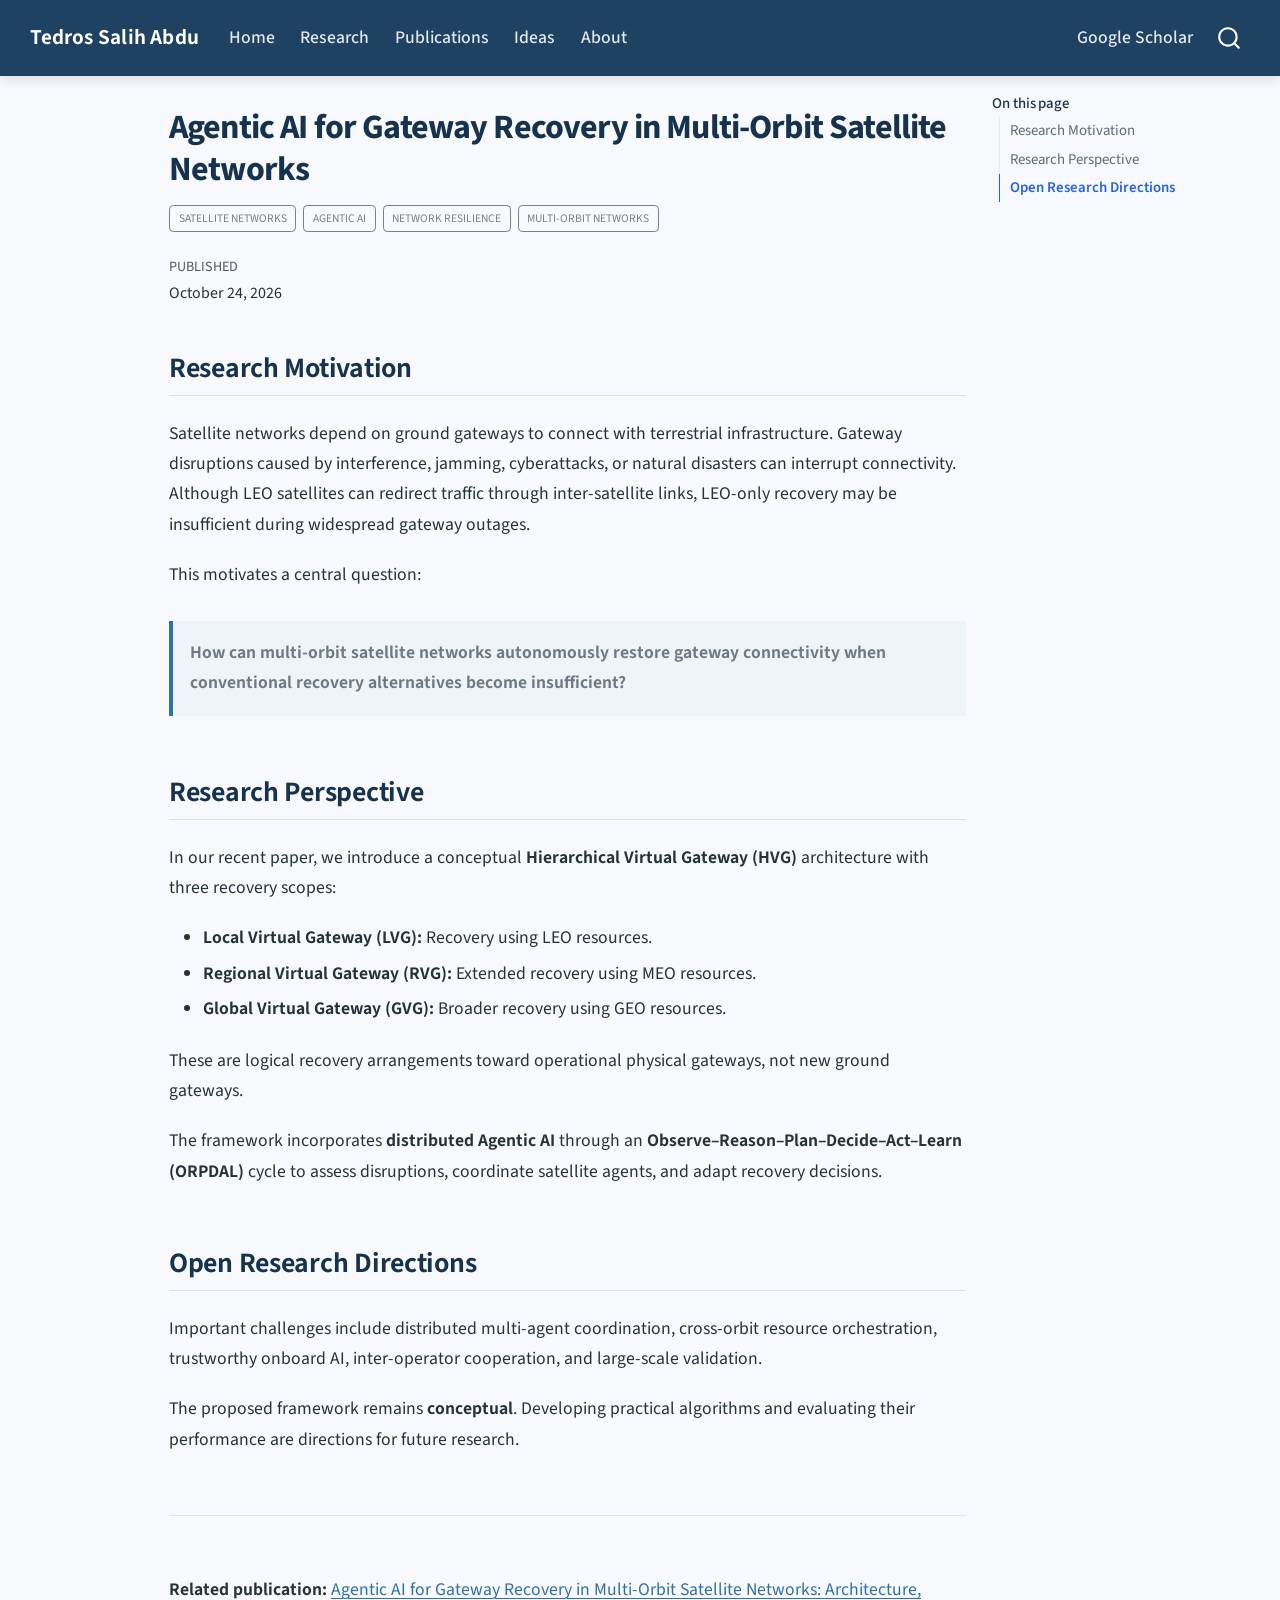
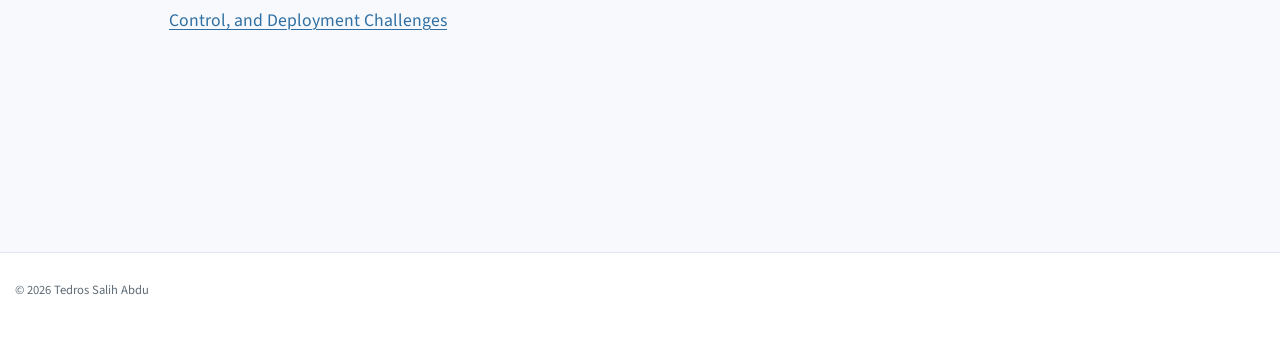
<file: ideas/agentic-ai-gateway-recovery.html>
<!DOCTYPE html>
<html xmlns="http://www.w3.org/1999/xhtml" lang="en" xml:lang="en"><head>

<meta charset="utf-8">
<meta name="generator" content="quarto-1.10.19">

<meta name="viewport" content="width=device-width, initial-scale=1.0, user-scalable=yes">

<meta name="dcterms.date" content="2026-10-24">
<meta name="description" content="A research perspective on hierarchical virtual gateways and distributed Agentic AI for connectivity recovery across LEO, MEO, and GEO satellite networks.">

<title>Agentic AI for Gateway Recovery in Multi-Orbit Satellite Networks – Tedros Salih Abdu</title>
<style>
/* Default styles provided by pandoc.
** See https://pandoc.org/MANUAL.html#variables-for-html for config info.
*/
span.smallcaps{font-variant: small-caps;}
div.columns{display: flex; gap: 1.5em;}
div.column{flex: auto;}
@media screen {
div.columns{gap: min(4vw, 1.5em);}
div.column{overflow-x: auto;}
}
div.hanging-indent{margin-left: 1.5em; text-indent: -1.5em;}
ul.task-list{list-style: none;}
ul.task-list li input[type="checkbox"] {
  width: 0.8em;
  margin: 0 0.8em 0.2em -1em; /* quarto-specific, see https://github.com/quarto-dev/quarto-cli/issues/4556 */ 
  vertical-align: middle;
}
</style>


<script src="../site_libs/quarto-nav/quarto-nav.js"></script>
<script src="../site_libs/quarto-nav/headroom.min.js"></script>
<script src="../site_libs/clipboard/clipboard.min.js"></script>
<script src="../site_libs/quarto-search/autocomplete.umd.js"></script>
<script src="../site_libs/quarto-search/fuse.min.js"></script>
<script src="../site_libs/quarto-search/quarto-search.js"></script>
<meta name="quarto:offset" content="../">
<script src="../site_libs/quarto-html/quarto.js" type="module"></script>
<script src="../site_libs/quarto-html/tabsets/tabsets.js" type="module"></script>
<script src="../site_libs/quarto-html/popper.min.js"></script>
<script src="../site_libs/quarto-html/tippy.umd.min.js"></script>
<script src="../site_libs/quarto-html/anchor.min.js"></script>
<link href="../site_libs/quarto-html/tippy.css" rel="stylesheet">
<link href="../site_libs/quarto-html/quarto-syntax-highlighting-bf27225e3a48a9273f3daa8f8e829971.css" rel="stylesheet" id="quarto-text-highlighting-styles">
<script src="../site_libs/bootstrap/bootstrap.min.js"></script>
<link href="../site_libs/bootstrap/bootstrap-icons.css" rel="stylesheet">
<link href="../site_libs/bootstrap/bootstrap-221fb94c3ec07aa7e68c2d5abc4fc18e.min.css" rel="stylesheet" append-hash="true" id="quarto-bootstrap" data-mode="light">
<script id="quarto-search-options" type="application/json">{
  "location": "navbar",
  "copy-button": false,
  "collapse-after": 3,
  "panel-placement": "end",
  "type": "overlay",
  "limit": 50,
  "keyboard-shortcut": [
    "f",
    "/",
    "s"
  ],
  "show-item-context": false,
  "language": {
    "search-no-results-text": "No results",
    "search-matching-documents-text": "matching documents",
    "search-copy-link-title": "Copy link to search",
    "search-hide-matches-text": "Hide additional matches",
    "search-more-match-text": "more match in this document",
    "search-more-matches-text": "more matches in this document",
    "search-clear-button-title": "Clear",
    "search-text-placeholder": "",
    "search-detached-cancel-button-title": "Cancel",
    "search-submit-button-title": "Submit",
    "search-label": "Search"
  }
}</script>
<style>html{ scroll-behavior: smooth; }</style>


<link rel="stylesheet" href="../styles.css">
</head>

<body class="nav-fixed quarto-light">

<div id="quarto-search-results"></div>
  <header id="quarto-header" class="headroom fixed-top">
    <nav class="navbar navbar-expand-lg " data-bs-theme="dark">
      <div class="navbar-container container-fluid">
      <div class="navbar-brand-container mx-auto">
    <a class="navbar-brand" href="../index.html">
    <span class="navbar-title">Tedros Salih Abdu</span>
    </a>
  </div>
            <div id="quarto-search" class="" title="Search"></div>
          <button class="navbar-toggler" type="button" data-bs-toggle="collapse" data-bs-target="#navbarCollapse" aria-controls="navbarCollapse" role="menu" aria-expanded="false" aria-label="Toggle navigation" onclick="if (window.quartoToggleHeadroom) { window.quartoToggleHeadroom(); }">
  <span class="navbar-toggler-icon"></span>
</button>
          <div class="collapse navbar-collapse" id="navbarCollapse">
            <ul class="navbar-nav navbar-nav-scroll me-auto">
  <li class="nav-item">
    <a class="nav-link" href="../index.html"> 
<span class="menu-text">Home</span></a>
  </li>  
  <li class="nav-item">
    <a class="nav-link" href="../research.html"> 
<span class="menu-text">Research</span></a>
  </li>  
  <li class="nav-item">
    <a class="nav-link" href="../publications.html"> 
<span class="menu-text">Publications</span></a>
  </li>  
  <li class="nav-item">
    <a class="nav-link" href="../ideas.html"> 
<span class="menu-text">Ideas</span></a>
  </li>  
  <li class="nav-item">
    <a class="nav-link" href="../about.html"> 
<span class="menu-text">About</span></a>
  </li>  
</ul>
            <ul class="navbar-nav navbar-nav-scroll ms-auto">
  <li class="nav-item">
    <a class="nav-link" href="https://scholar.google.com/citations?user=63dpB2wAAAAJ&amp;hl=en"> 
<span class="menu-text">Google Scholar</span></a>
  </li>  
</ul>
          </div> <!-- /navcollapse -->
            <div class="quarto-navbar-tools">
</div>
      </div> <!-- /container-fluid -->
    </nav>
</header>
<!-- content -->
<div id="quarto-content" class="quarto-container page-columns page-rows-contents page-layout-article page-navbar">
<!-- sidebar -->
<!-- margin-sidebar -->
    <div id="quarto-margin-sidebar" class="sidebar margin-sidebar">
        <nav id="TOC" role="doc-toc" class="toc-active">
    <h2 id="toc-title">On this page</h2>
   
  <ul>
  <li><a href="#research-motivation" id="toc-research-motivation" class="nav-link active" data-scroll-target="#research-motivation">Research Motivation</a></li>
  <li><a href="#research-perspective" id="toc-research-perspective" class="nav-link" data-scroll-target="#research-perspective">Research Perspective</a></li>
  <li><a href="#open-research-directions" id="toc-open-research-directions" class="nav-link" data-scroll-target="#open-research-directions">Open Research Directions</a></li>
  </ul>
</nav>
    </div>
<!-- main -->
<main class="content" id="quarto-document-content">

<header id="title-block-header" class="quarto-title-block default">
<div class="quarto-title">
<h1 class="title">Agentic AI for Gateway Recovery in Multi-Orbit Satellite Networks</h1>
  <div class="quarto-categories">
    <div class="quarto-category">Satellite Networks</div>
    <div class="quarto-category">Agentic AI</div>
    <div class="quarto-category">Network Resilience</div>
    <div class="quarto-category">Multi-Orbit Networks</div>
  </div>
  </div>

<div>
  <div class="description">
    A research perspective on hierarchical virtual gateways and distributed Agentic AI for connectivity recovery across LEO, MEO, and GEO satellite networks.
  </div>
</div>


<div class="quarto-title-meta">

    
    <div>
    <div class="quarto-title-meta-heading">Published</div>
    <div class="quarto-title-meta-contents">
      <p class="date">October 24, 2026</p>
    </div>
  </div>
  
    
  </div>
  


</header>


<section id="research-motivation" class="level2">
<h2 class="anchored" data-anchor-id="research-motivation">Research Motivation</h2>
<p>Satellite networks depend on ground gateways to connect with terrestrial infrastructure. Gateway disruptions caused by interference, jamming, cyberattacks, or natural disasters can interrupt connectivity. Although LEO satellites can redirect traffic through inter-satellite links, LEO-only recovery may be insufficient during widespread gateway outages.</p>
<p>This motivates a central question:</p>
<blockquote class="blockquote">
<p><strong>How can multi-orbit satellite networks autonomously restore gateway connectivity when conventional recovery alternatives become insufficient?</strong></p>
</blockquote>
</section>
<section id="research-perspective" class="level2">
<h2 class="anchored" data-anchor-id="research-perspective">Research Perspective</h2>
<p>In our recent paper, we introduce a conceptual <strong>Hierarchical Virtual Gateway (HVG)</strong> architecture with three recovery scopes:</p>
<ul>
<li><strong>Local Virtual Gateway (LVG):</strong> Recovery using LEO resources.</li>
<li><strong>Regional Virtual Gateway (RVG):</strong> Extended recovery using MEO resources.</li>
<li><strong>Global Virtual Gateway (GVG):</strong> Broader recovery using GEO resources.</li>
</ul>
<p>These are logical recovery arrangements toward operational physical gateways, not new ground gateways.</p>
<p>The framework incorporates <strong>distributed Agentic AI</strong> through an <strong>Observe–Reason–Plan–Decide–Act–Learn (ORPDAL)</strong> cycle to assess disruptions, coordinate satellite agents, and adapt recovery decisions.</p>
</section>
<section id="open-research-directions" class="level2">
<h2 class="anchored" data-anchor-id="open-research-directions">Open Research Directions</h2>
<p>Important challenges include distributed multi-agent coordination, cross-orbit resource orchestration, trustworthy onboard AI, inter-operator cooperation, and large-scale validation.</p>
<p>The proposed framework remains <strong>conceptual</strong>. Developing practical algorithms and evaluating their performance are directions for future research.</p>
<hr>
<p><strong>Related publication:</strong> <a href="https://orbilu.uni.lu/handle/10993/69392">Agentic AI for Gateway Recovery in Multi-Orbit Satellite Networks: Architecture, Control, and Deployment Challenges</a></p>


</section>

</main> <!-- /main -->
<script id="quarto-html-after-body" type="application/javascript">
  window.document.addEventListener("DOMContentLoaded", function (event) {
    const icon = "";
    const anchorJS = new window.AnchorJS();
    anchorJS.options = {
      placement: 'right',
      icon: icon
    };
    anchorJS.add('.anchored');
    const isCodeAnnotation = (el) => {
      for (const clz of el.classList) {
        if (clz.startsWith('code-annotation-')) {                     
          return true;
        }
      }
      return false;
    }
    const onCopySuccess = function(e) {
      // button target
      const button = e.trigger;
      // don't keep focus
      button.blur();
      // flash "checked"
      button.classList.add('code-copy-button-checked');
      var currentTitle = button.getAttribute("title");
      button.setAttribute("title", "Copied!");
      let tooltip;
      if (window.bootstrap) {
        button.setAttribute("data-bs-toggle", "tooltip");
        button.setAttribute("data-bs-placement", "left");
        button.setAttribute("data-bs-title", "Copied!");
        tooltip = new bootstrap.Tooltip(button, 
          { trigger: "manual", 
            customClass: "code-copy-button-tooltip",
            offset: [0, -8]});
        tooltip.show();    
      }
      setTimeout(function() {
        if (tooltip) {
          tooltip.hide();
          button.removeAttribute("data-bs-title");
          button.removeAttribute("data-bs-toggle");
          button.removeAttribute("data-bs-placement");
        }
        button.setAttribute("title", currentTitle);
        button.classList.remove('code-copy-button-checked');
      }, 1000);
      // clear code selection
      e.clearSelection();
    }
    const getTextToCopy = function(trigger) {
      const outerScaffold = trigger.parentElement.cloneNode(true);
      const codeEl = outerScaffold.querySelector('code');
      for (const childEl of codeEl.children) {
        if (isCodeAnnotation(childEl)) {
          childEl.remove();
        }
      }
      return codeEl.innerText;
    }
    const clipboard = new window.ClipboardJS('.code-copy-button:not([data-in-quarto-modal])', {
      text: getTextToCopy
    });
    clipboard.on('success', onCopySuccess);
    if (window.document.getElementById('quarto-embedded-source-code-modal')) {
      const clipboardModal = new window.ClipboardJS('.code-copy-button[data-in-quarto-modal]', {
        text: getTextToCopy,
        container: window.document.getElementById('quarto-embedded-source-code-modal')
      });
      clipboardModal.on('success', onCopySuccess);
    }
      var localhostRegex = new RegExp(/^(?:http|https):\/\/localhost\:?[0-9]*\//);
      var mailtoRegex = new RegExp(/^mailto:/);
        var filterRegex = new RegExp("https:\/\/tedrosabdu\.github\.io");
      var isInternal = (href) => {
          return filterRegex.test(href) || localhostRegex.test(href) || mailtoRegex.test(href);
      }
      // Inspect non-navigation links and adorn them if external
     var links = window.document.querySelectorAll('a[href]:not(.nav-link):not(.navbar-brand):not(.toc-action):not(.sidebar-link):not(.sidebar-item-toggle):not(.pagination-link):not(.no-external):not([aria-hidden]):not(.dropdown-item):not(.quarto-navigation-tool):not(.about-link)');
      for (var i=0; i<links.length; i++) {
        const link = links[i];
        if (!isInternal(link.href)) {
          // undo the damage that might have been done by quarto-nav.js in the case of
          // links that we want to consider external
          if (link.dataset.originalHref !== undefined) {
            link.href = link.dataset.originalHref;
          }
            // target, if specified
            link.setAttribute("target", "_blank");
            if (link.getAttribute("rel") === null) {
              link.setAttribute("rel", "noopener");
            }
        }
      }
    function tippyHover(el, contentFn, onTriggerFn, onUntriggerFn) {
      const config = {
        allowHTML: true,
        maxWidth: 500,
        delay: 100,
        arrow: false,
        appendTo: function(el) {
            return el.parentElement;
        },
        interactive: true,
        interactiveBorder: 10,
        theme: 'quarto',
        placement: 'bottom-start',
      };
      if (contentFn) {
        config.content = contentFn;
      }
      if (onTriggerFn) {
        config.onTrigger = onTriggerFn;
      }
      if (onUntriggerFn) {
        config.onUntrigger = onUntriggerFn;
      }
      window.tippy(el, config); 
    }
    const noterefs = window.document.querySelectorAll('a[role="doc-noteref"]');
    for (var i=0; i<noterefs.length; i++) {
      const ref = noterefs[i];
      tippyHover(ref, function() {
        // use id or data attribute instead here
        let href = ref.getAttribute('data-footnote-href') || ref.getAttribute('href');
        try { href = new URL(href).hash; } catch {}
        const id = href.replace(/^#\/?/, "");
        const note = window.document.getElementById(id);
        if (note) {
          return note.innerHTML;
        } else {
          return "";
        }
      });
    }
    const xrefs = window.document.querySelectorAll('a.quarto-xref');
    const processXRef = (id, note) => {
      // Strip column container classes
      const stripColumnClz = (el) => {
        el.classList.remove("page-full", "page-columns");
        if (el.children) {
          for (const child of el.children) {
            stripColumnClz(child);
          }
        }
      }
      stripColumnClz(note)
      if (id === null || id.startsWith('sec-')) {
        // Special case sections, only their first couple elements
        const container = document.createElement("div");
        if (note.children && note.children.length > 2) {
          container.appendChild(note.children[0].cloneNode(true));
          for (let i = 1; i < note.children.length; i++) {
            const child = note.children[i];
            if (child.tagName === "P" && child.innerText === "") {
              continue;
            } else {
              container.appendChild(child.cloneNode(true));
              break;
            }
          }
          if (window.Quarto?.typesetMath) {
            window.Quarto.typesetMath(container);
          }
          return container.innerHTML
        } else {
          if (window.Quarto?.typesetMath) {
            window.Quarto.typesetMath(note);
          }
          return note.innerHTML;
        }
      } else {
        // Remove any anchor links if they are present
        const anchorLink = note.querySelector('a.anchorjs-link');
        if (anchorLink) {
          anchorLink.remove();
        }
        if (window.Quarto?.typesetMath) {
          window.Quarto.typesetMath(note);
        }
        if (note.classList.contains("callout")) {
          return note.outerHTML;
        } else {
          return note.innerHTML;
        }
      }
    }
    for (var i=0; i<xrefs.length; i++) {
      const xref = xrefs[i];
      tippyHover(xref, undefined, function(instance) {
        instance.disable();
        let url = xref.getAttribute('href');
        let hash = undefined; 
        if (url.startsWith('#')) {
          hash = url;
        } else {
          try { hash = new URL(url).hash; } catch {}
        }
        if (hash) {
          const id = hash.replace(/^#\/?/, "");
          const note = window.document.getElementById(id);
          if (note !== null) {
            try {
              const html = processXRef(id, note.cloneNode(true));
              instance.setContent(html);
            } finally {
              instance.enable();
              instance.show();
            }
          } else {
            // See if we can fetch this
            fetch(url.split('#')[0])
            .then(res => res.text())
            .then(html => {
              const parser = new DOMParser();
              const htmlDoc = parser.parseFromString(html, "text/html");
              const note = htmlDoc.getElementById(id);
              if (note !== null) {
                const html = processXRef(id, note);
                instance.setContent(html);
              } 
            }).finally(() => {
              instance.enable();
              instance.show();
            });
          }
        } else {
          // See if we can fetch a full url (with no hash to target)
          // This is a special case and we should probably do some content thinning / targeting
          fetch(url)
          .then(res => res.text())
          .then(html => {
            const parser = new DOMParser();
            const htmlDoc = parser.parseFromString(html, "text/html");
            const note = htmlDoc.querySelector('main.content');
            if (note !== null) {
              // This should only happen for chapter cross references
              // (since there is no id in the URL)
              // remove the first header
              if (note.children.length > 0 && note.children[0].tagName === "HEADER") {
                note.children[0].remove();
              }
              const html = processXRef(null, note);
              instance.setContent(html);
            } 
          }).finally(() => {
            instance.enable();
            instance.show();
          });
        }
      }, function(instance) {
      });
    }
        let selectedAnnoteEl;
        const selectorForAnnotation = ( cell, annotation) => {
          let cellAttr = 'data-code-cell="' + cell + '"';
          let lineAttr = 'data-code-annotation="' +  annotation + '"';
          const selector = 'span[' + cellAttr + '][' + lineAttr + ']';
          return selector;
        }
        const selectCodeLines = (annoteEl) => {
          const doc = window.document;
          const targetCell = annoteEl.getAttribute("data-target-cell");
          const targetAnnotation = annoteEl.getAttribute("data-target-annotation");
          const annoteSpan = window.document.querySelector(selectorForAnnotation(targetCell, targetAnnotation));
          const lines = annoteSpan.getAttribute("data-code-lines").split(",");
          const lineIds = lines.map((line) => {
            return targetCell + "-" + line;
          })
          let top = null;
          let height = null;
          let parent = null;
          if (lineIds.length > 0) {
              //compute the position of the single el (top and bottom and make a div)
              const el = window.document.getElementById(lineIds[0]);
              top = el.offsetTop;
              height = el.offsetHeight;
              parent = el.parentElement.parentElement;
            if (lineIds.length > 1) {
              const lastEl = window.document.getElementById(lineIds[lineIds.length - 1]);
              const bottom = lastEl.offsetTop + lastEl.offsetHeight;
              height = bottom - top;
            }
            if (top !== null && height !== null && parent !== null) {
              // cook up a div (if necessary) and position it 
              let div = window.document.getElementById("code-annotation-line-highlight");
              if (div === null) {
                div = window.document.createElement("div");
                div.setAttribute("id", "code-annotation-line-highlight");
                div.style.position = 'absolute';
                parent.appendChild(div);
              }
              div.style.top = top - 2 + "px";
              div.style.height = height + 4 + "px";
              div.style.left = 0;
              let gutterDiv = window.document.getElementById("code-annotation-line-highlight-gutter");
              if (gutterDiv === null) {
                gutterDiv = window.document.createElement("div");
                gutterDiv.setAttribute("id", "code-annotation-line-highlight-gutter");
                gutterDiv.style.position = 'absolute';
                const codeCell = window.document.getElementById(targetCell);
                const gutter = codeCell.querySelector('.code-annotation-gutter');
                gutter.appendChild(gutterDiv);
              }
              gutterDiv.style.top = top - 2 + "px";
              gutterDiv.style.height = height + 4 + "px";
            }
            selectedAnnoteEl = annoteEl;
          }
        };
        const unselectCodeLines = () => {
          const elementsIds = ["code-annotation-line-highlight", "code-annotation-line-highlight-gutter"];
          elementsIds.forEach((elId) => {
            const div = window.document.getElementById(elId);
            if (div) {
              div.remove();
            }
          });
          selectedAnnoteEl = undefined;
        };
          // Handle positioning of the toggle
      window.addEventListener(
        "resize",
        throttle(() => {
          elRect = undefined;
          if (selectedAnnoteEl) {
            selectCodeLines(selectedAnnoteEl);
          }
        }, 10)
      );
      function throttle(fn, ms) {
      let throttle = false;
      let timer;
        return (...args) => {
          if(!throttle) { // first call gets through
              fn.apply(this, args);
              throttle = true;
          } else { // all the others get throttled
              if(timer) clearTimeout(timer); // cancel #2
              timer = setTimeout(() => {
                fn.apply(this, args);
                timer = throttle = false;
              }, ms);
          }
        };
      }
        // Attach click handler to the DT
        const annoteDls = window.document.querySelectorAll('dt[data-target-cell]');
        for (const annoteDlNode of annoteDls) {
          annoteDlNode.addEventListener('click', (event) => {
            const clickedEl = event.target;
            if (clickedEl !== selectedAnnoteEl) {
              unselectCodeLines();
              const activeEl = window.document.querySelector('dt[data-target-cell].code-annotation-active');
              if (activeEl) {
                activeEl.classList.remove('code-annotation-active');
              }
              selectCodeLines(clickedEl);
              clickedEl.classList.add('code-annotation-active');
            } else {
              // Unselect the line
              unselectCodeLines();
              clickedEl.classList.remove('code-annotation-active');
            }
          });
        }
    const findCites = (el) => {
      const parentEl = el.parentElement;
      if (parentEl) {
        const cites = parentEl.dataset.cites;
        if (cites) {
          return {
            el,
            cites: cites.split(' ')
          };
        } else {
          return findCites(el.parentElement)
        }
      } else {
        return undefined;
      }
    };
    var bibliorefs = window.document.querySelectorAll('a[role="doc-biblioref"]');
    for (var i=0; i<bibliorefs.length; i++) {
      const ref = bibliorefs[i];
      const citeInfo = findCites(ref);
      if (citeInfo) {
        tippyHover(citeInfo.el, function() {
          var popup = window.document.createElement('div');
          citeInfo.cites.forEach(function(cite) {
            var citeDiv = window.document.createElement('div');
            citeDiv.classList.add('hanging-indent');
            citeDiv.classList.add('csl-entry');
            var biblioDiv = window.document.getElementById('ref-' + cite);
            if (biblioDiv) {
              citeDiv.innerHTML = biblioDiv.innerHTML;
            }
            popup.appendChild(citeDiv);
          });
          return popup.innerHTML;
        });
      }
    }
  });
  </script>
</div> <!-- /content -->
<footer class="footer">
  <div class="nav-footer">
    <div class="nav-footer-left">
<p>© 2026 Tedros Salih Abdu</p>
</div>   
    <div class="nav-footer-center">
      &nbsp;
    </div>
    <div class="nav-footer-right">
      &nbsp;
    </div>
  </div>
</footer>




<script src="../site_libs/quarto-html/zenscroll-min.js"></script>
</body></html>
</file>
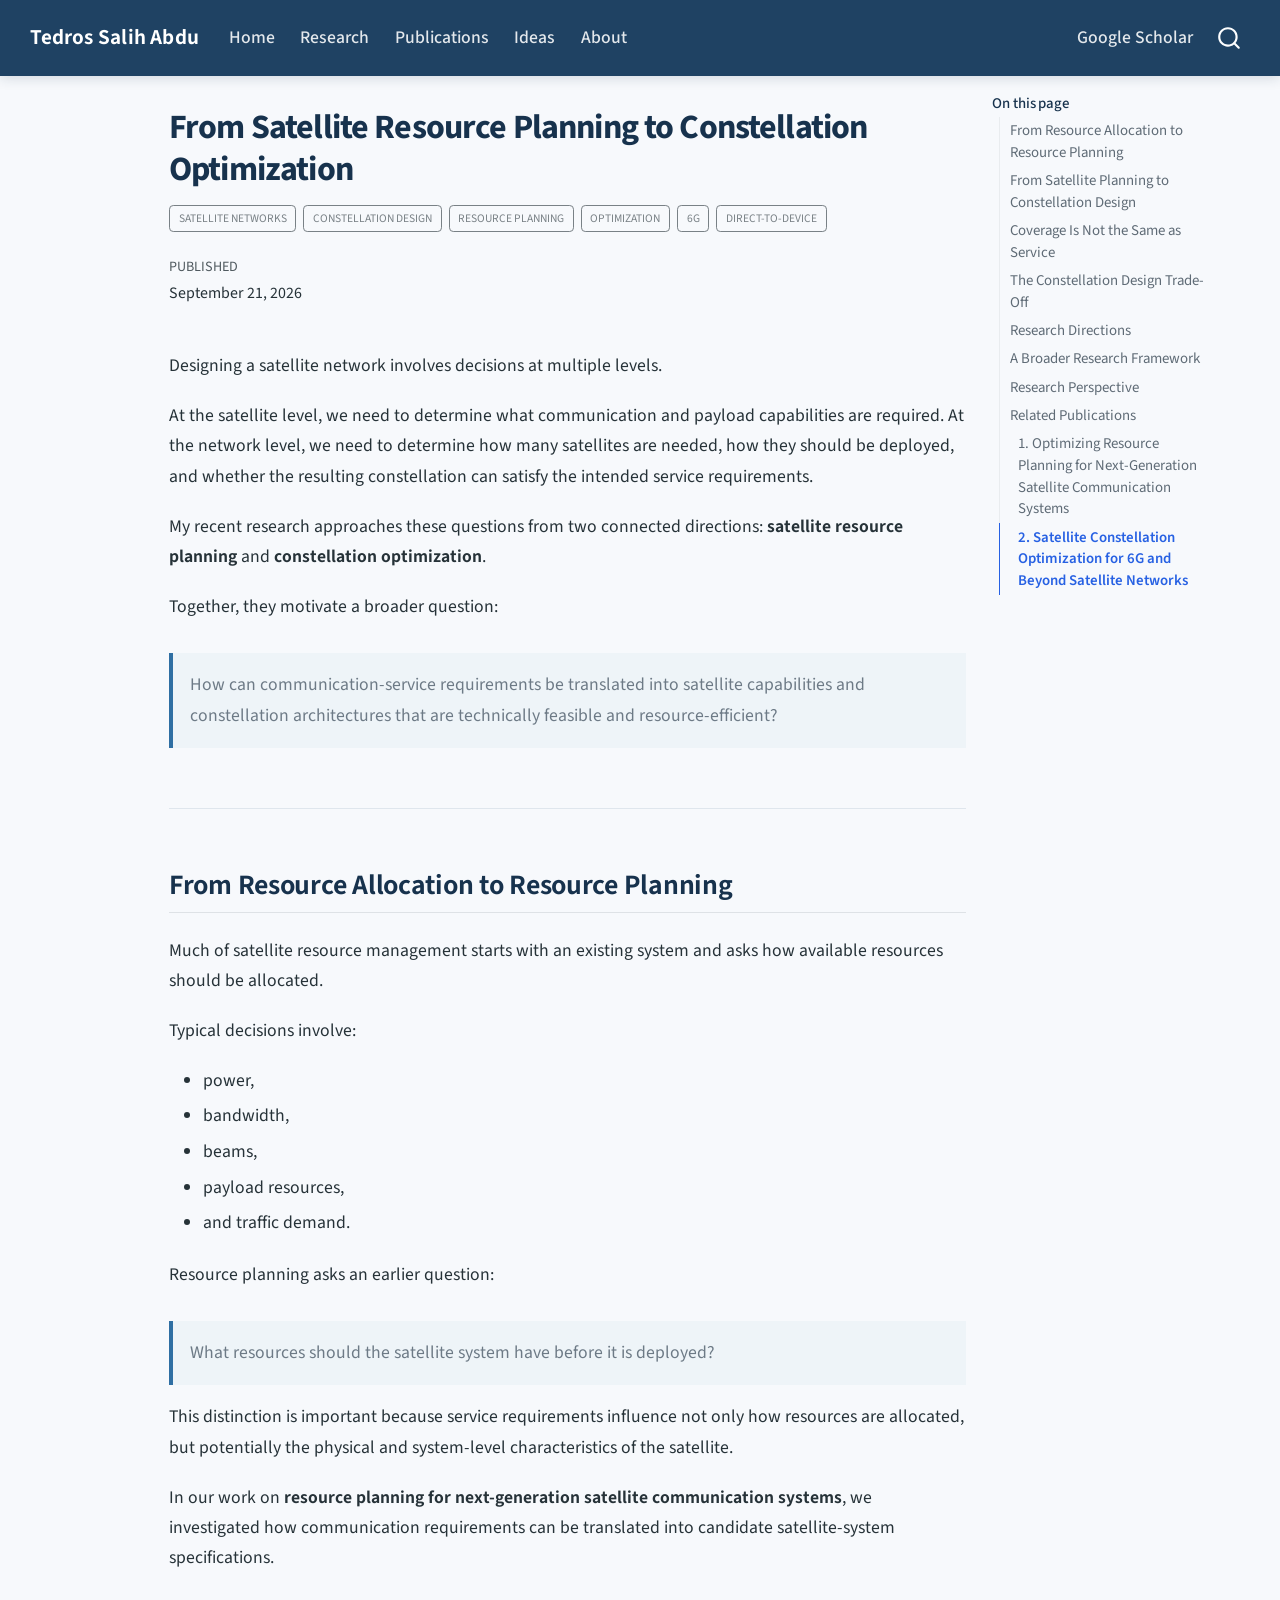
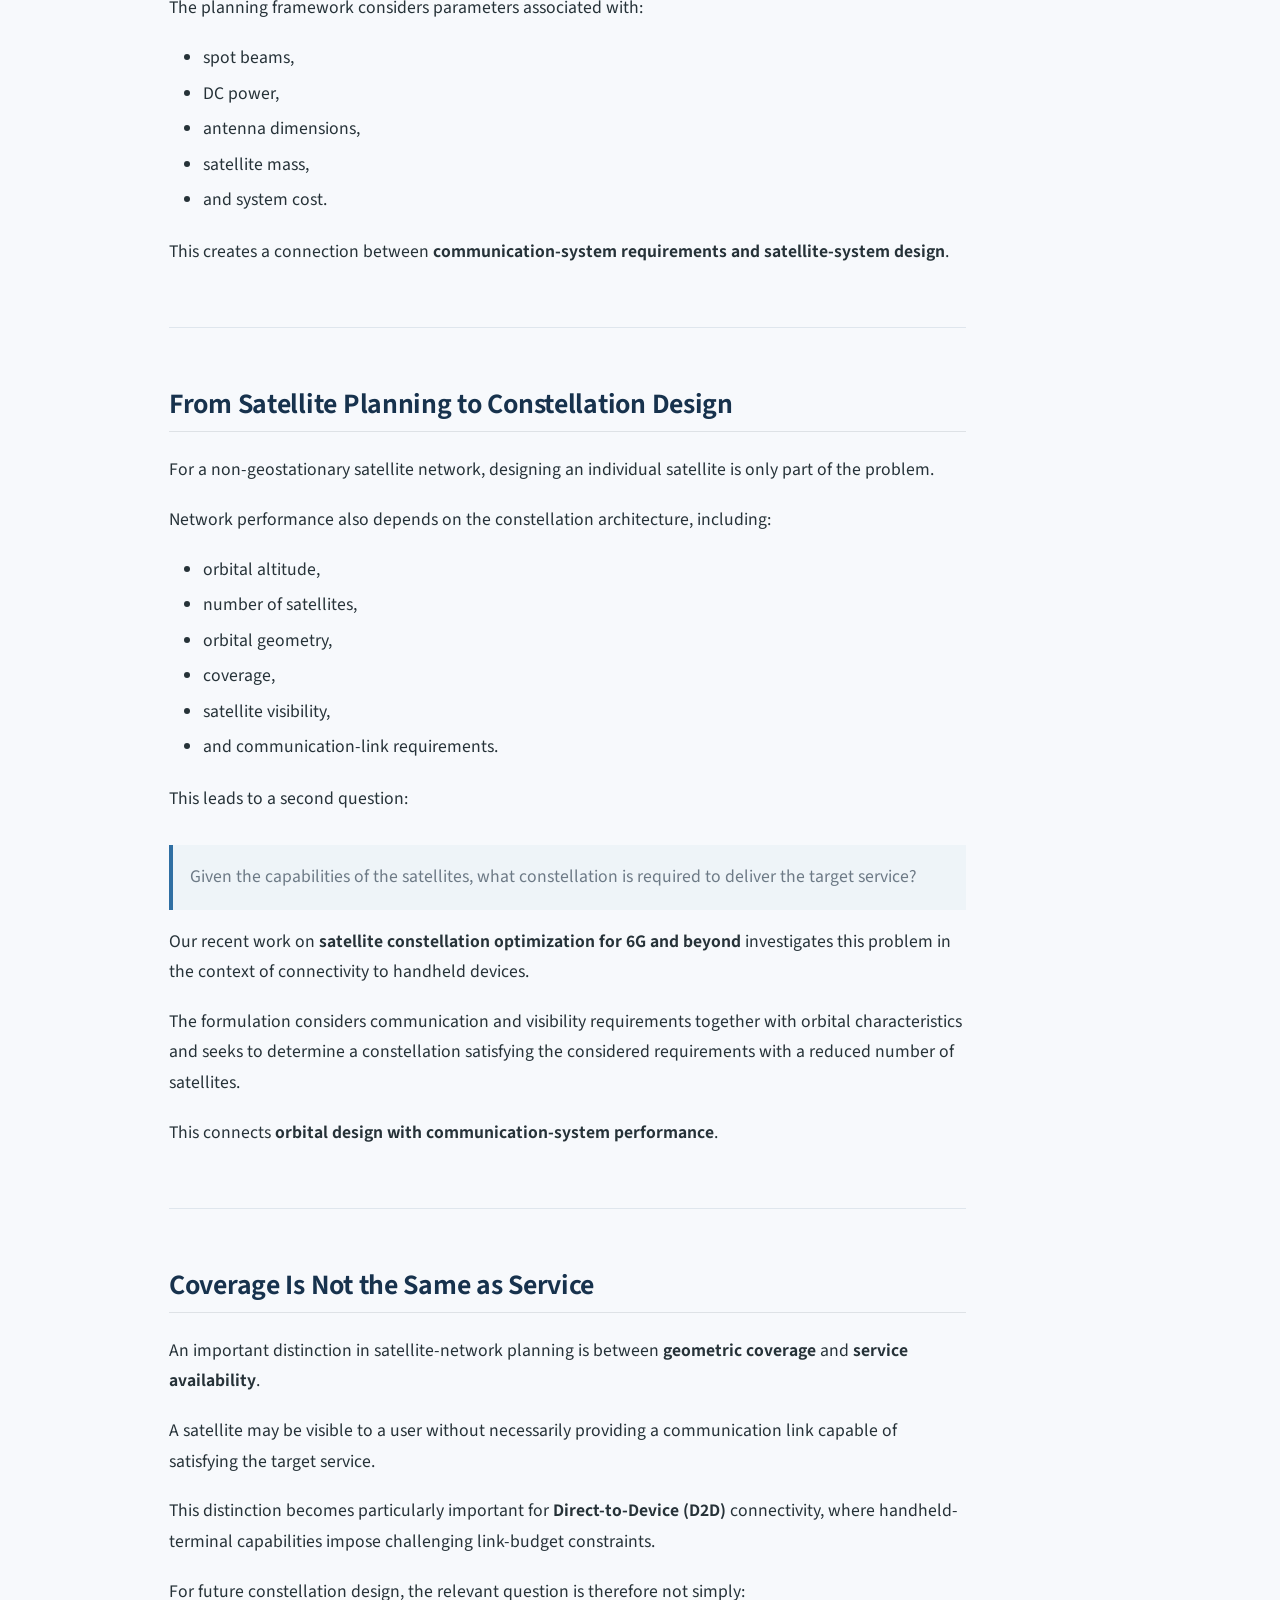
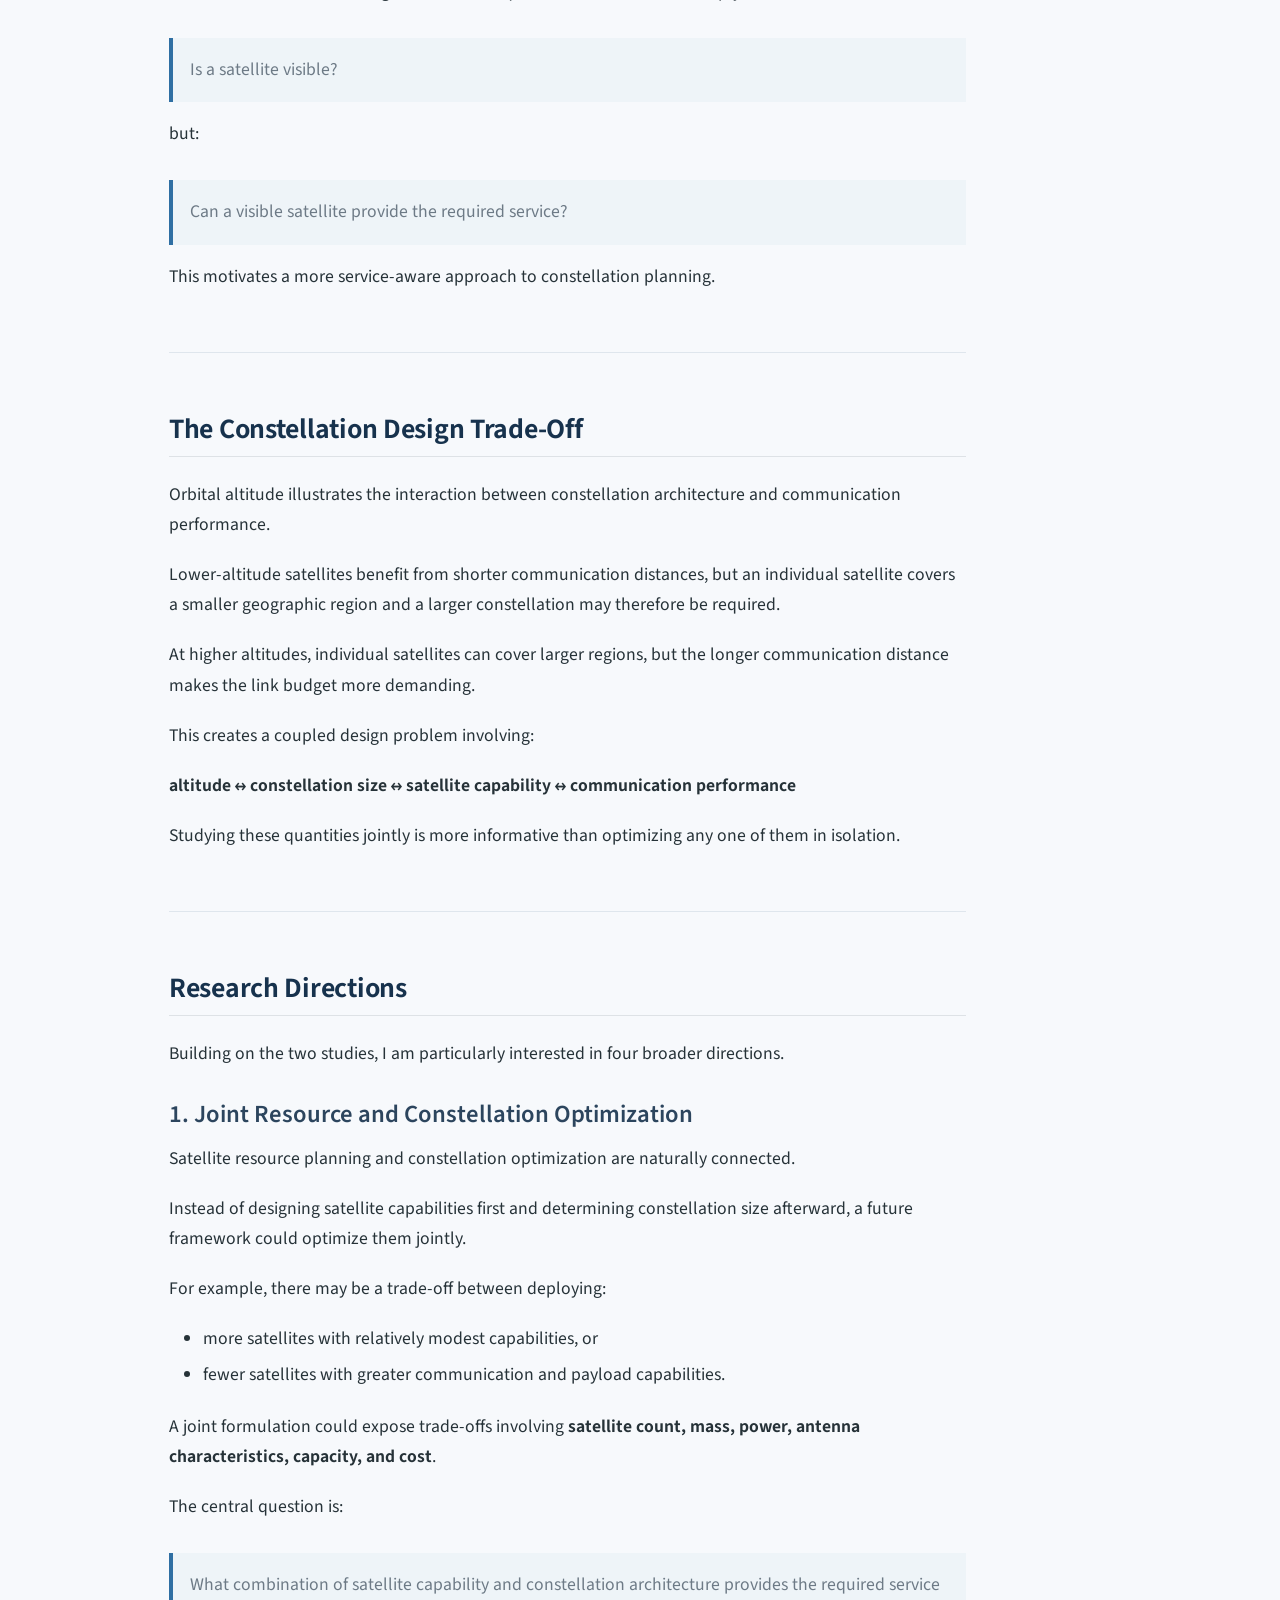
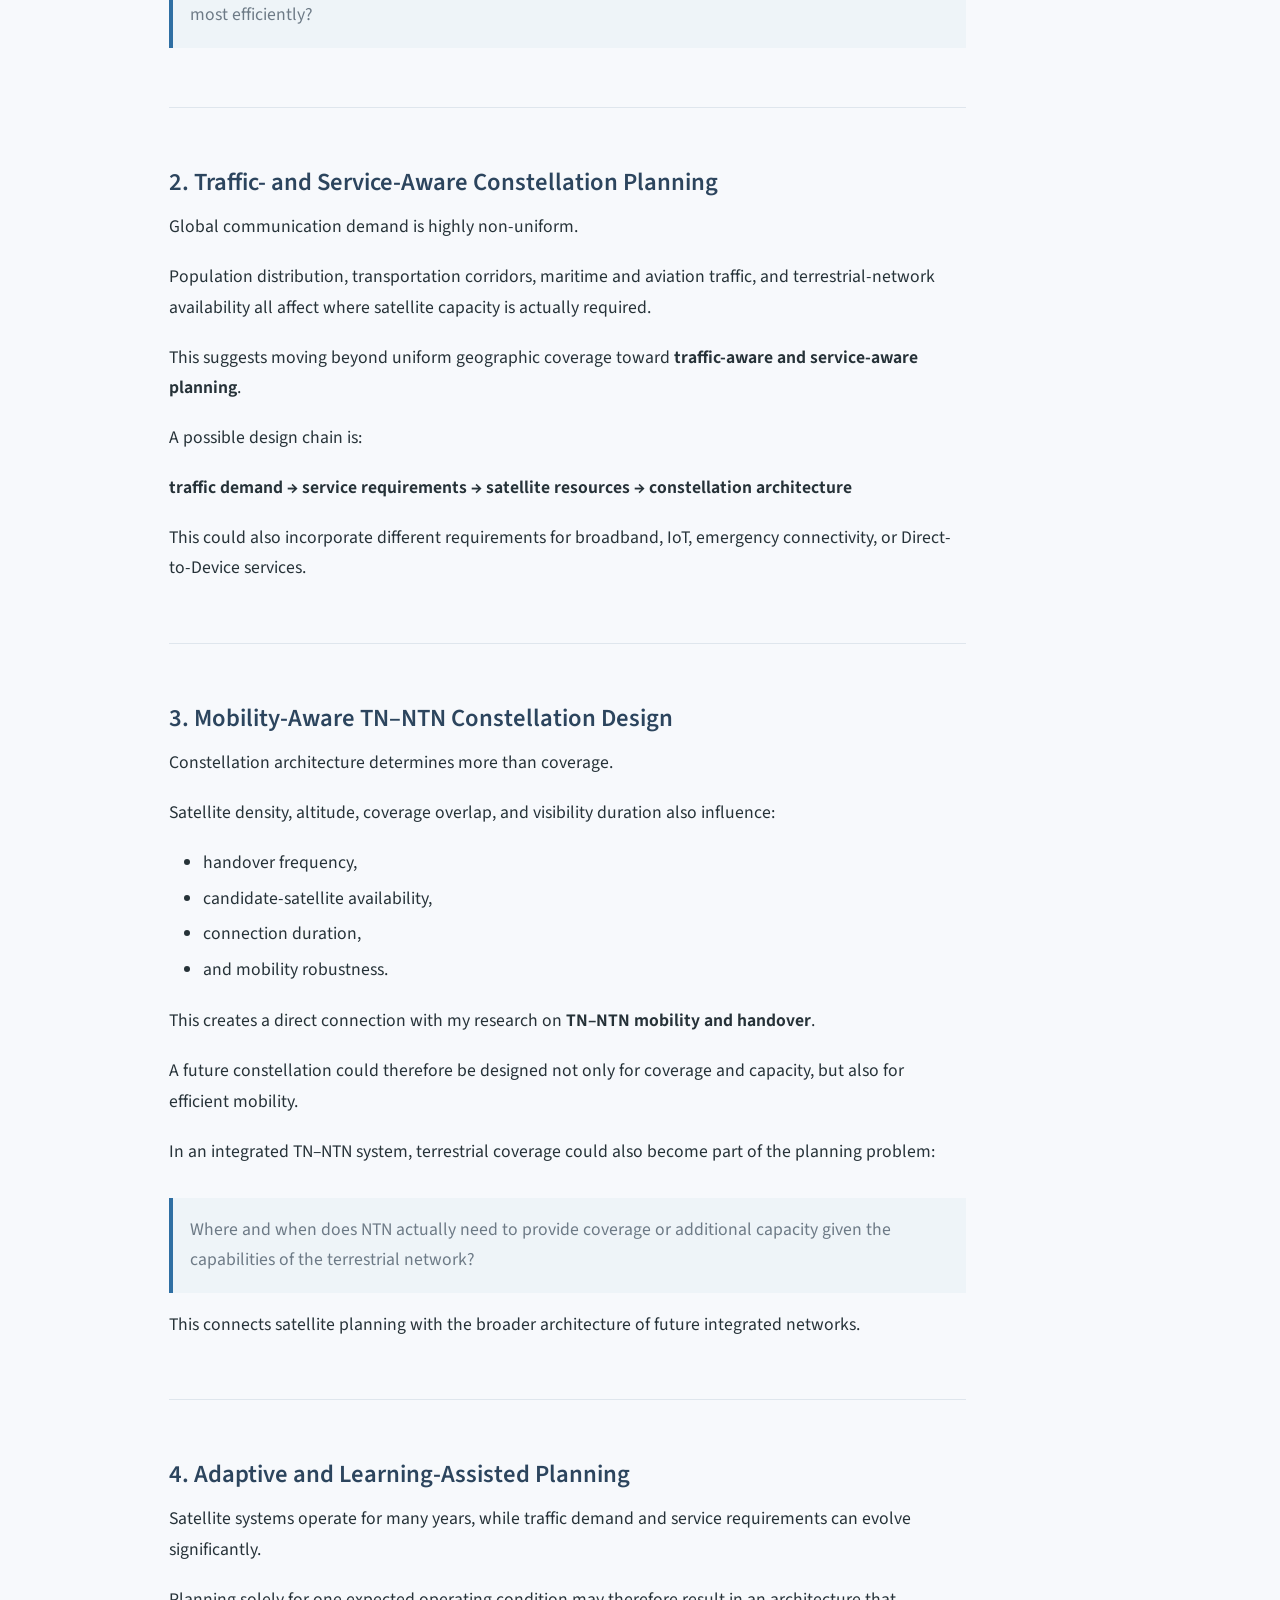
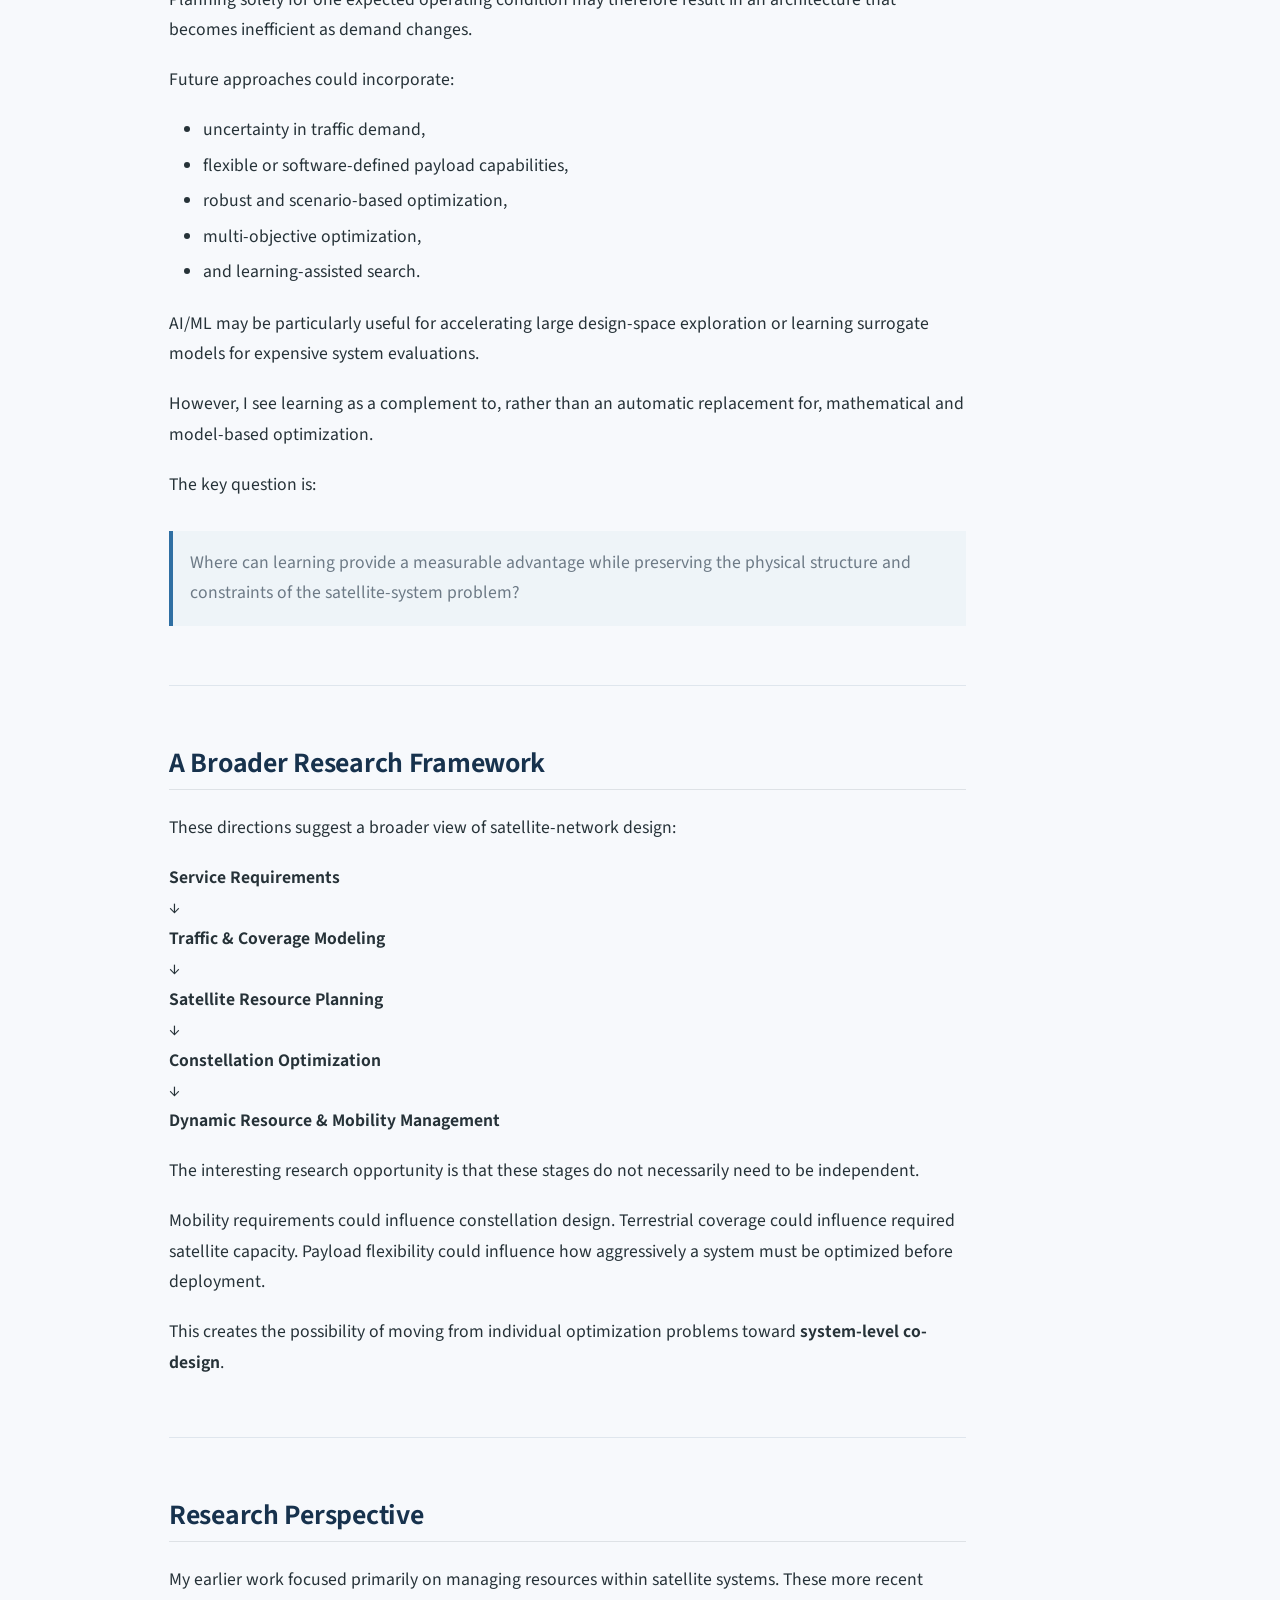
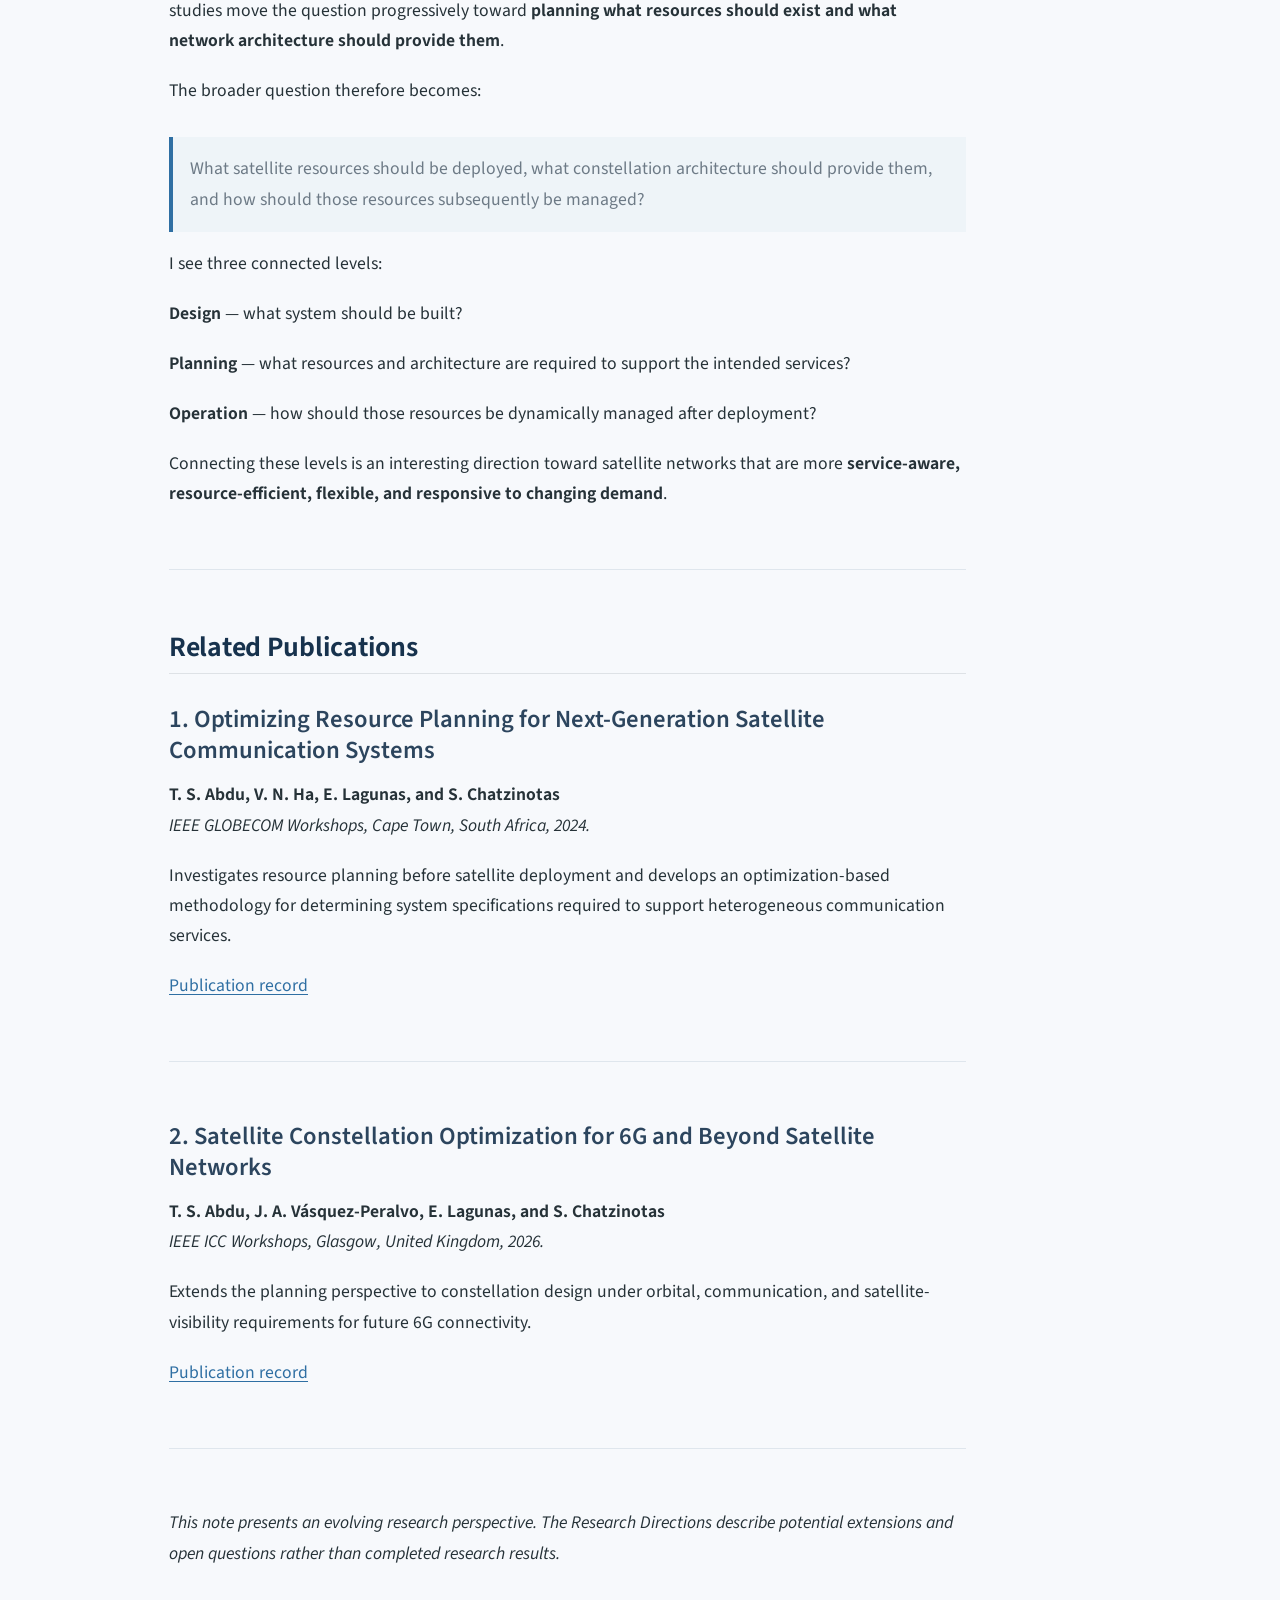
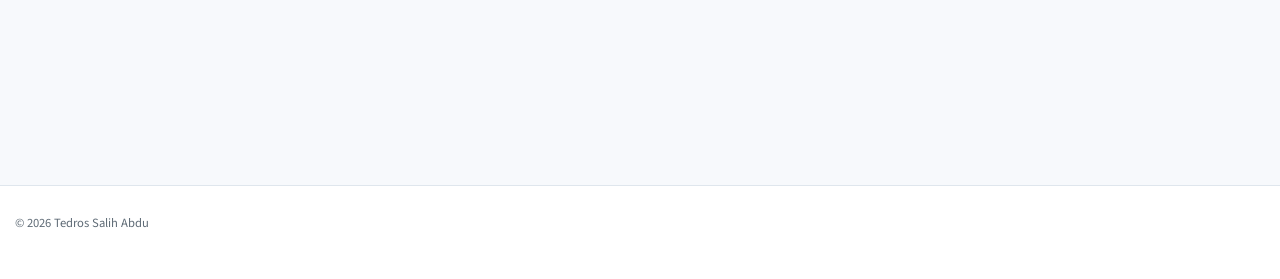
<file: ideas/resource-plan-satellite-constellation.html>
<!DOCTYPE html>
<html xmlns="http://www.w3.org/1999/xhtml" lang="en" xml:lang="en"><head>

<meta charset="utf-8">
<meta name="generator" content="quarto-1.10.19">

<meta name="viewport" content="width=device-width, initial-scale=1.0, user-scalable=yes">

<meta name="dcterms.date" content="2026-09-21">
<meta name="description" content="Research perspectives on connecting service requirements, satellite resource planning, and constellation design for future 6G satellite networks.">

<title>From Satellite Resource Planning to Constellation Optimization – Tedros Salih Abdu</title>
<style>
/* Default styles provided by pandoc.
** See https://pandoc.org/MANUAL.html#variables-for-html for config info.
*/
span.smallcaps{font-variant: small-caps;}
div.columns{display: flex; gap: 1.5em;}
div.column{flex: auto;}
@media screen {
div.columns{gap: min(4vw, 1.5em);}
div.column{overflow-x: auto;}
}
div.hanging-indent{margin-left: 1.5em; text-indent: -1.5em;}
ul.task-list{list-style: none;}
ul.task-list li input[type="checkbox"] {
  width: 0.8em;
  margin: 0 0.8em 0.2em -1em; /* quarto-specific, see https://github.com/quarto-dev/quarto-cli/issues/4556 */ 
  vertical-align: middle;
}
</style>


<script src="../site_libs/quarto-nav/quarto-nav.js"></script>
<script src="../site_libs/quarto-nav/headroom.min.js"></script>
<script src="../site_libs/clipboard/clipboard.min.js"></script>
<script src="../site_libs/quarto-search/autocomplete.umd.js"></script>
<script src="../site_libs/quarto-search/fuse.min.js"></script>
<script src="../site_libs/quarto-search/quarto-search.js"></script>
<meta name="quarto:offset" content="../">
<script src="../site_libs/quarto-html/quarto.js" type="module"></script>
<script src="../site_libs/quarto-html/tabsets/tabsets.js" type="module"></script>
<script src="../site_libs/quarto-html/popper.min.js"></script>
<script src="../site_libs/quarto-html/tippy.umd.min.js"></script>
<script src="../site_libs/quarto-html/anchor.min.js"></script>
<link href="../site_libs/quarto-html/tippy.css" rel="stylesheet">
<link href="../site_libs/quarto-html/quarto-syntax-highlighting-bf27225e3a48a9273f3daa8f8e829971.css" rel="stylesheet" id="quarto-text-highlighting-styles">
<script src="../site_libs/bootstrap/bootstrap.min.js"></script>
<link href="../site_libs/bootstrap/bootstrap-icons.css" rel="stylesheet">
<link href="../site_libs/bootstrap/bootstrap-221fb94c3ec07aa7e68c2d5abc4fc18e.min.css" rel="stylesheet" append-hash="true" id="quarto-bootstrap" data-mode="light">
<script id="quarto-search-options" type="application/json">{
  "location": "navbar",
  "copy-button": false,
  "collapse-after": 3,
  "panel-placement": "end",
  "type": "overlay",
  "limit": 50,
  "keyboard-shortcut": [
    "f",
    "/",
    "s"
  ],
  "show-item-context": false,
  "language": {
    "search-no-results-text": "No results",
    "search-matching-documents-text": "matching documents",
    "search-copy-link-title": "Copy link to search",
    "search-hide-matches-text": "Hide additional matches",
    "search-more-match-text": "more match in this document",
    "search-more-matches-text": "more matches in this document",
    "search-clear-button-title": "Clear",
    "search-text-placeholder": "",
    "search-detached-cancel-button-title": "Cancel",
    "search-submit-button-title": "Submit",
    "search-label": "Search"
  }
}</script>
<style>html{ scroll-behavior: smooth; }</style>


<link rel="stylesheet" href="../styles.css">
</head>

<body class="nav-fixed quarto-light">

<div id="quarto-search-results"></div>
  <header id="quarto-header" class="headroom fixed-top">
    <nav class="navbar navbar-expand-lg " data-bs-theme="dark">
      <div class="navbar-container container-fluid">
      <div class="navbar-brand-container mx-auto">
    <a class="navbar-brand" href="../index.html">
    <span class="navbar-title">Tedros Salih Abdu</span>
    </a>
  </div>
            <div id="quarto-search" class="" title="Search"></div>
          <button class="navbar-toggler" type="button" data-bs-toggle="collapse" data-bs-target="#navbarCollapse" aria-controls="navbarCollapse" role="menu" aria-expanded="false" aria-label="Toggle navigation" onclick="if (window.quartoToggleHeadroom) { window.quartoToggleHeadroom(); }">
  <span class="navbar-toggler-icon"></span>
</button>
          <div class="collapse navbar-collapse" id="navbarCollapse">
            <ul class="navbar-nav navbar-nav-scroll me-auto">
  <li class="nav-item">
    <a class="nav-link" href="../index.html"> 
<span class="menu-text">Home</span></a>
  </li>  
  <li class="nav-item">
    <a class="nav-link" href="../research.html"> 
<span class="menu-text">Research</span></a>
  </li>  
  <li class="nav-item">
    <a class="nav-link" href="../publications.html"> 
<span class="menu-text">Publications</span></a>
  </li>  
  <li class="nav-item">
    <a class="nav-link" href="../ideas.html"> 
<span class="menu-text">Ideas</span></a>
  </li>  
  <li class="nav-item">
    <a class="nav-link" href="../about.html"> 
<span class="menu-text">About</span></a>
  </li>  
</ul>
            <ul class="navbar-nav navbar-nav-scroll ms-auto">
  <li class="nav-item">
    <a class="nav-link" href="https://scholar.google.com/citations?user=63dpB2wAAAAJ&amp;hl=en"> 
<span class="menu-text">Google Scholar</span></a>
  </li>  
</ul>
          </div> <!-- /navcollapse -->
            <div class="quarto-navbar-tools">
</div>
      </div> <!-- /container-fluid -->
    </nav>
</header>
<!-- content -->
<div id="quarto-content" class="quarto-container page-columns page-rows-contents page-layout-article page-navbar">
<!-- sidebar -->
<!-- margin-sidebar -->
    <div id="quarto-margin-sidebar" class="sidebar margin-sidebar">
        <nav id="TOC" role="doc-toc" class="toc-active">
    <h2 id="toc-title">On this page</h2>
   
  <ul>
  <li><a href="#from-resource-allocation-to-resource-planning" id="toc-from-resource-allocation-to-resource-planning" class="nav-link active" data-scroll-target="#from-resource-allocation-to-resource-planning">From Resource Allocation to Resource Planning</a></li>
  <li><a href="#from-satellite-planning-to-constellation-design" id="toc-from-satellite-planning-to-constellation-design" class="nav-link" data-scroll-target="#from-satellite-planning-to-constellation-design">From Satellite Planning to Constellation Design</a></li>
  <li><a href="#coverage-is-not-the-same-as-service" id="toc-coverage-is-not-the-same-as-service" class="nav-link" data-scroll-target="#coverage-is-not-the-same-as-service">Coverage Is Not the Same as Service</a></li>
  <li><a href="#the-constellation-design-trade-off" id="toc-the-constellation-design-trade-off" class="nav-link" data-scroll-target="#the-constellation-design-trade-off">The Constellation Design Trade-Off</a></li>
  <li><a href="#research-directions" id="toc-research-directions" class="nav-link" data-scroll-target="#research-directions">Research Directions</a>
  <ul class="collapse">
  <li><a href="#joint-resource-and-constellation-optimization" id="toc-joint-resource-and-constellation-optimization" class="nav-link" data-scroll-target="#joint-resource-and-constellation-optimization">1. Joint Resource and Constellation Optimization</a></li>
  <li><a href="#traffic--and-service-aware-constellation-planning" id="toc-traffic--and-service-aware-constellation-planning" class="nav-link" data-scroll-target="#traffic--and-service-aware-constellation-planning">2. Traffic- and Service-Aware Constellation Planning</a></li>
  <li><a href="#mobility-aware-tnntn-constellation-design" id="toc-mobility-aware-tnntn-constellation-design" class="nav-link" data-scroll-target="#mobility-aware-tnntn-constellation-design">3. Mobility-Aware TN–NTN Constellation Design</a></li>
  <li><a href="#adaptive-and-learning-assisted-planning" id="toc-adaptive-and-learning-assisted-planning" class="nav-link" data-scroll-target="#adaptive-and-learning-assisted-planning">4. Adaptive and Learning-Assisted Planning</a></li>
  </ul></li>
  <li><a href="#a-broader-research-framework" id="toc-a-broader-research-framework" class="nav-link" data-scroll-target="#a-broader-research-framework">A Broader Research Framework</a></li>
  <li><a href="#research-perspective" id="toc-research-perspective" class="nav-link" data-scroll-target="#research-perspective">Research Perspective</a></li>
  <li><a href="#related-publications" id="toc-related-publications" class="nav-link" data-scroll-target="#related-publications">Related Publications</a>
  <ul class="collapse">
  <li><a href="#optimizing-resource-planning-for-next-generation-satellite-communication-systems" id="toc-optimizing-resource-planning-for-next-generation-satellite-communication-systems" class="nav-link" data-scroll-target="#optimizing-resource-planning-for-next-generation-satellite-communication-systems">1. Optimizing Resource Planning for Next-Generation Satellite Communication Systems</a></li>
  <li><a href="#satellite-constellation-optimization-for-6g-and-beyond-satellite-networks" id="toc-satellite-constellation-optimization-for-6g-and-beyond-satellite-networks" class="nav-link" data-scroll-target="#satellite-constellation-optimization-for-6g-and-beyond-satellite-networks">2. Satellite Constellation Optimization for 6G and Beyond Satellite Networks</a></li>
  </ul></li>
  </ul>
</nav>
    </div>
<!-- main -->
<main class="content" id="quarto-document-content">

<header id="title-block-header" class="quarto-title-block default">
<div class="quarto-title">
<h1 class="title">From Satellite Resource Planning to Constellation Optimization</h1>
  <div class="quarto-categories">
    <div class="quarto-category">Satellite Networks</div>
    <div class="quarto-category">Constellation Design</div>
    <div class="quarto-category">Resource Planning</div>
    <div class="quarto-category">Optimization</div>
    <div class="quarto-category">6G</div>
    <div class="quarto-category">Direct-to-Device</div>
  </div>
  </div>

<div>
  <div class="description">
    Research perspectives on connecting service requirements, satellite resource planning, and constellation design for future 6G satellite networks.
  </div>
</div>


<div class="quarto-title-meta">

    
    <div>
    <div class="quarto-title-meta-heading">Published</div>
    <div class="quarto-title-meta-contents">
      <p class="date">September 21, 2026</p>
    </div>
  </div>
  
    
  </div>
  


</header>


<p>Designing a satellite network involves decisions at multiple levels.</p>
<p>At the satellite level, we need to determine what communication and payload capabilities are required. At the network level, we need to determine how many satellites are needed, how they should be deployed, and whether the resulting constellation can satisfy the intended service requirements.</p>
<p>My recent research approaches these questions from two connected directions: <strong>satellite resource planning</strong> and <strong>constellation optimization</strong>.</p>
<p>Together, they motivate a broader question:</p>
<blockquote class="blockquote">
<p>How can communication-service requirements be translated into satellite capabilities and constellation architectures that are technically feasible and resource-efficient?</p>
</blockquote>
<hr>
<section id="from-resource-allocation-to-resource-planning" class="level2">
<h2 class="anchored" data-anchor-id="from-resource-allocation-to-resource-planning">From Resource Allocation to Resource Planning</h2>
<p>Much of satellite resource management starts with an existing system and asks how available resources should be allocated.</p>
<p>Typical decisions involve:</p>
<ul>
<li>power,</li>
<li>bandwidth,</li>
<li>beams,</li>
<li>payload resources,</li>
<li>and traffic demand.</li>
</ul>
<p>Resource planning asks an earlier question:</p>
<blockquote class="blockquote">
<p>What resources should the satellite system have before it is deployed?</p>
</blockquote>
<p>This distinction is important because service requirements influence not only how resources are allocated, but potentially the physical and system-level characteristics of the satellite.</p>
<p>In our work on <strong>resource planning for next-generation satellite communication systems</strong>, we investigated how communication requirements can be translated into candidate satellite-system specifications.</p>
<p>The planning framework considers parameters associated with:</p>
<ul>
<li>spot beams,</li>
<li>DC power,</li>
<li>antenna dimensions,</li>
<li>satellite mass,</li>
<li>and system cost.</li>
</ul>
<p>This creates a connection between <strong>communication-system requirements and satellite-system design</strong>.</p>
<hr>
</section>
<section id="from-satellite-planning-to-constellation-design" class="level2">
<h2 class="anchored" data-anchor-id="from-satellite-planning-to-constellation-design">From Satellite Planning to Constellation Design</h2>
<p>For a non-geostationary satellite network, designing an individual satellite is only part of the problem.</p>
<p>Network performance also depends on the constellation architecture, including:</p>
<ul>
<li>orbital altitude,</li>
<li>number of satellites,</li>
<li>orbital geometry,</li>
<li>coverage,</li>
<li>satellite visibility,</li>
<li>and communication-link requirements.</li>
</ul>
<p>This leads to a second question:</p>
<blockquote class="blockquote">
<p>Given the capabilities of the satellites, what constellation is required to deliver the target service?</p>
</blockquote>
<p>Our recent work on <strong>satellite constellation optimization for 6G and beyond</strong> investigates this problem in the context of connectivity to handheld devices.</p>
<p>The formulation considers communication and visibility requirements together with orbital characteristics and seeks to determine a constellation satisfying the considered requirements with a reduced number of satellites.</p>
<p>This connects <strong>orbital design with communication-system performance</strong>.</p>
<hr>
</section>
<section id="coverage-is-not-the-same-as-service" class="level2">
<h2 class="anchored" data-anchor-id="coverage-is-not-the-same-as-service">Coverage Is Not the Same as Service</h2>
<p>An important distinction in satellite-network planning is between <strong>geometric coverage</strong> and <strong>service availability</strong>.</p>
<p>A satellite may be visible to a user without necessarily providing a communication link capable of satisfying the target service.</p>
<p>This distinction becomes particularly important for <strong>Direct-to-Device (D2D)</strong> connectivity, where handheld-terminal capabilities impose challenging link-budget constraints.</p>
<p>For future constellation design, the relevant question is therefore not simply:</p>
<blockquote class="blockquote">
<p>Is a satellite visible?</p>
</blockquote>
<p>but:</p>
<blockquote class="blockquote">
<p>Can a visible satellite provide the required service?</p>
</blockquote>
<p>This motivates a more service-aware approach to constellation planning.</p>
<hr>
</section>
<section id="the-constellation-design-trade-off" class="level2">
<h2 class="anchored" data-anchor-id="the-constellation-design-trade-off">The Constellation Design Trade-Off</h2>
<p>Orbital altitude illustrates the interaction between constellation architecture and communication performance.</p>
<p>Lower-altitude satellites benefit from shorter communication distances, but an individual satellite covers a smaller geographic region and a larger constellation may therefore be required.</p>
<p>At higher altitudes, individual satellites can cover larger regions, but the longer communication distance makes the link budget more demanding.</p>
<p>This creates a coupled design problem involving:</p>
<p><strong>altitude ↔︎ constellation size ↔︎ satellite capability ↔︎ communication performance</strong></p>
<p>Studying these quantities jointly is more informative than optimizing any one of them in isolation.</p>
<hr>
</section>
<section id="research-directions" class="level2">
<h2 class="anchored" data-anchor-id="research-directions">Research Directions</h2>
<p>Building on the two studies, I am particularly interested in four broader directions.</p>
<section id="joint-resource-and-constellation-optimization" class="level3">
<h3 class="anchored" data-anchor-id="joint-resource-and-constellation-optimization">1. Joint Resource and Constellation Optimization</h3>
<p>Satellite resource planning and constellation optimization are naturally connected.</p>
<p>Instead of designing satellite capabilities first and determining constellation size afterward, a future framework could optimize them jointly.</p>
<p>For example, there may be a trade-off between deploying:</p>
<ul>
<li>more satellites with relatively modest capabilities, or</li>
<li>fewer satellites with greater communication and payload capabilities.</li>
</ul>
<p>A joint formulation could expose trade-offs involving <strong>satellite count, mass, power, antenna characteristics, capacity, and cost</strong>.</p>
<p>The central question is:</p>
<blockquote class="blockquote">
<p>What combination of satellite capability and constellation architecture provides the required service most efficiently?</p>
</blockquote>
<hr>
</section>
<section id="traffic--and-service-aware-constellation-planning" class="level3">
<h3 class="anchored" data-anchor-id="traffic--and-service-aware-constellation-planning">2. Traffic- and Service-Aware Constellation Planning</h3>
<p>Global communication demand is highly non-uniform.</p>
<p>Population distribution, transportation corridors, maritime and aviation traffic, and terrestrial-network availability all affect where satellite capacity is actually required.</p>
<p>This suggests moving beyond uniform geographic coverage toward <strong>traffic-aware and service-aware planning</strong>.</p>
<p>A possible design chain is:</p>
<p><strong>traffic demand → service requirements → satellite resources → constellation architecture</strong></p>
<p>This could also incorporate different requirements for broadband, IoT, emergency connectivity, or Direct-to-Device services.</p>
<hr>
</section>
<section id="mobility-aware-tnntn-constellation-design" class="level3">
<h3 class="anchored" data-anchor-id="mobility-aware-tnntn-constellation-design">3. Mobility-Aware TN–NTN Constellation Design</h3>
<p>Constellation architecture determines more than coverage.</p>
<p>Satellite density, altitude, coverage overlap, and visibility duration also influence:</p>
<ul>
<li>handover frequency,</li>
<li>candidate-satellite availability,</li>
<li>connection duration,</li>
<li>and mobility robustness.</li>
</ul>
<p>This creates a direct connection with my research on <strong>TN–NTN mobility and handover</strong>.</p>
<p>A future constellation could therefore be designed not only for coverage and capacity, but also for efficient mobility.</p>
<p>In an integrated TN–NTN system, terrestrial coverage could also become part of the planning problem:</p>
<blockquote class="blockquote">
<p>Where and when does NTN actually need to provide coverage or additional capacity given the capabilities of the terrestrial network?</p>
</blockquote>
<p>This connects satellite planning with the broader architecture of future integrated networks.</p>
<hr>
</section>
<section id="adaptive-and-learning-assisted-planning" class="level3">
<h3 class="anchored" data-anchor-id="adaptive-and-learning-assisted-planning">4. Adaptive and Learning-Assisted Planning</h3>
<p>Satellite systems operate for many years, while traffic demand and service requirements can evolve significantly.</p>
<p>Planning solely for one expected operating condition may therefore result in an architecture that becomes inefficient as demand changes.</p>
<p>Future approaches could incorporate:</p>
<ul>
<li>uncertainty in traffic demand,</li>
<li>flexible or software-defined payload capabilities,</li>
<li>robust and scenario-based optimization,</li>
<li>multi-objective optimization,</li>
<li>and learning-assisted search.</li>
</ul>
<p>AI/ML may be particularly useful for accelerating large design-space exploration or learning surrogate models for expensive system evaluations.</p>
<p>However, I see learning as a complement to, rather than an automatic replacement for, mathematical and model-based optimization.</p>
<p>The key question is:</p>
<blockquote class="blockquote">
<p>Where can learning provide a measurable advantage while preserving the physical structure and constraints of the satellite-system problem?</p>
</blockquote>
<hr>
</section>
</section>
<section id="a-broader-research-framework" class="level2">
<h2 class="anchored" data-anchor-id="a-broader-research-framework">A Broader Research Framework</h2>
<p>These directions suggest a broader view of satellite-network design:</p>
<p><strong>Service Requirements</strong><br>
↓<br>
<strong>Traffic &amp; Coverage Modeling</strong><br>
↓<br>
<strong>Satellite Resource Planning</strong><br>
↓<br>
<strong>Constellation Optimization</strong><br>
↓<br>
<strong>Dynamic Resource &amp; Mobility Management</strong></p>
<p>The interesting research opportunity is that these stages do not necessarily need to be independent.</p>
<p>Mobility requirements could influence constellation design. Terrestrial coverage could influence required satellite capacity. Payload flexibility could influence how aggressively a system must be optimized before deployment.</p>
<p>This creates the possibility of moving from individual optimization problems toward <strong>system-level co-design</strong>.</p>
<hr>
</section>
<section id="research-perspective" class="level2">
<h2 class="anchored" data-anchor-id="research-perspective">Research Perspective</h2>
<p>My earlier work focused primarily on managing resources within satellite systems. These more recent studies move the question progressively toward <strong>planning what resources should exist and what network architecture should provide them</strong>.</p>
<p>The broader question therefore becomes:</p>
<blockquote class="blockquote">
<p>What satellite resources should be deployed, what constellation architecture should provide them, and how should those resources subsequently be managed?</p>
</blockquote>
<p>I see three connected levels:</p>
<p><strong>Design</strong> — what system should be built?</p>
<p><strong>Planning</strong> — what resources and architecture are required to support the intended services?</p>
<p><strong>Operation</strong> — how should those resources be dynamically managed after deployment?</p>
<p>Connecting these levels is an interesting direction toward satellite networks that are more <strong>service-aware, resource-efficient, flexible, and responsive to changing demand</strong>.</p>
<hr>
</section>
<section id="related-publications" class="level2">
<h2 class="anchored" data-anchor-id="related-publications">Related Publications</h2>
<section id="optimizing-resource-planning-for-next-generation-satellite-communication-systems" class="level3">
<h3 class="anchored" data-anchor-id="optimizing-resource-planning-for-next-generation-satellite-communication-systems">1. Optimizing Resource Planning for Next-Generation Satellite Communication Systems</h3>
<p><strong>T. S. Abdu, V. N. Ha, E. Lagunas, and S. Chatzinotas</strong><br>
<em>IEEE GLOBECOM Workshops, Cape Town, South Africa, 2024.</em></p>
<p>Investigates resource planning before satellite deployment and develops an optimization-based methodology for determining system specifications required to support heterogeneous communication services.</p>
<p><a href="https://orbilu.uni.lu/handle/10993/62532">Publication record</a></p>
<hr>
</section>
<section id="satellite-constellation-optimization-for-6g-and-beyond-satellite-networks" class="level3">
<h3 class="anchored" data-anchor-id="satellite-constellation-optimization-for-6g-and-beyond-satellite-networks">2. Satellite Constellation Optimization for 6G and Beyond Satellite Networks</h3>
<p><strong>T. S. Abdu, J. A. Vásquez-Peralvo, E. Lagunas, and S. Chatzinotas</strong><br>
<em>IEEE ICC Workshops, Glasgow, United Kingdom, 2026.</em></p>
<p>Extends the planning perspective to constellation design under orbital, communication, and satellite-visibility requirements for future 6G connectivity.</p>
<p><a href="https://orbilu.uni.lu/handle/10993/68098">Publication record</a></p>
<hr>
<p><em>This note presents an evolving research perspective. The Research Directions describe potential extensions and open questions rather than completed research results.</em></p>


</section>
</section>

</main> <!-- /main -->
<script id="quarto-html-after-body" type="application/javascript">
  window.document.addEventListener("DOMContentLoaded", function (event) {
    const icon = "";
    const anchorJS = new window.AnchorJS();
    anchorJS.options = {
      placement: 'right',
      icon: icon
    };
    anchorJS.add('.anchored');
    const isCodeAnnotation = (el) => {
      for (const clz of el.classList) {
        if (clz.startsWith('code-annotation-')) {                     
          return true;
        }
      }
      return false;
    }
    const onCopySuccess = function(e) {
      // button target
      const button = e.trigger;
      // don't keep focus
      button.blur();
      // flash "checked"
      button.classList.add('code-copy-button-checked');
      var currentTitle = button.getAttribute("title");
      button.setAttribute("title", "Copied!");
      let tooltip;
      if (window.bootstrap) {
        button.setAttribute("data-bs-toggle", "tooltip");
        button.setAttribute("data-bs-placement", "left");
        button.setAttribute("data-bs-title", "Copied!");
        tooltip = new bootstrap.Tooltip(button, 
          { trigger: "manual", 
            customClass: "code-copy-button-tooltip",
            offset: [0, -8]});
        tooltip.show();    
      }
      setTimeout(function() {
        if (tooltip) {
          tooltip.hide();
          button.removeAttribute("data-bs-title");
          button.removeAttribute("data-bs-toggle");
          button.removeAttribute("data-bs-placement");
        }
        button.setAttribute("title", currentTitle);
        button.classList.remove('code-copy-button-checked');
      }, 1000);
      // clear code selection
      e.clearSelection();
    }
    const getTextToCopy = function(trigger) {
      const outerScaffold = trigger.parentElement.cloneNode(true);
      const codeEl = outerScaffold.querySelector('code');
      for (const childEl of codeEl.children) {
        if (isCodeAnnotation(childEl)) {
          childEl.remove();
        }
      }
      return codeEl.innerText;
    }
    const clipboard = new window.ClipboardJS('.code-copy-button:not([data-in-quarto-modal])', {
      text: getTextToCopy
    });
    clipboard.on('success', onCopySuccess);
    if (window.document.getElementById('quarto-embedded-source-code-modal')) {
      const clipboardModal = new window.ClipboardJS('.code-copy-button[data-in-quarto-modal]', {
        text: getTextToCopy,
        container: window.document.getElementById('quarto-embedded-source-code-modal')
      });
      clipboardModal.on('success', onCopySuccess);
    }
      var localhostRegex = new RegExp(/^(?:http|https):\/\/localhost\:?[0-9]*\//);
      var mailtoRegex = new RegExp(/^mailto:/);
        var filterRegex = new RegExp("https:\/\/tedrosabdu\.github\.io");
      var isInternal = (href) => {
          return filterRegex.test(href) || localhostRegex.test(href) || mailtoRegex.test(href);
      }
      // Inspect non-navigation links and adorn them if external
     var links = window.document.querySelectorAll('a[href]:not(.nav-link):not(.navbar-brand):not(.toc-action):not(.sidebar-link):not(.sidebar-item-toggle):not(.pagination-link):not(.no-external):not([aria-hidden]):not(.dropdown-item):not(.quarto-navigation-tool):not(.about-link)');
      for (var i=0; i<links.length; i++) {
        const link = links[i];
        if (!isInternal(link.href)) {
          // undo the damage that might have been done by quarto-nav.js in the case of
          // links that we want to consider external
          if (link.dataset.originalHref !== undefined) {
            link.href = link.dataset.originalHref;
          }
            // target, if specified
            link.setAttribute("target", "_blank");
            if (link.getAttribute("rel") === null) {
              link.setAttribute("rel", "noopener");
            }
        }
      }
    function tippyHover(el, contentFn, onTriggerFn, onUntriggerFn) {
      const config = {
        allowHTML: true,
        maxWidth: 500,
        delay: 100,
        arrow: false,
        appendTo: function(el) {
            return el.parentElement;
        },
        interactive: true,
        interactiveBorder: 10,
        theme: 'quarto',
        placement: 'bottom-start',
      };
      if (contentFn) {
        config.content = contentFn;
      }
      if (onTriggerFn) {
        config.onTrigger = onTriggerFn;
      }
      if (onUntriggerFn) {
        config.onUntrigger = onUntriggerFn;
      }
      window.tippy(el, config); 
    }
    const noterefs = window.document.querySelectorAll('a[role="doc-noteref"]');
    for (var i=0; i<noterefs.length; i++) {
      const ref = noterefs[i];
      tippyHover(ref, function() {
        // use id or data attribute instead here
        let href = ref.getAttribute('data-footnote-href') || ref.getAttribute('href');
        try { href = new URL(href).hash; } catch {}
        const id = href.replace(/^#\/?/, "");
        const note = window.document.getElementById(id);
        if (note) {
          return note.innerHTML;
        } else {
          return "";
        }
      });
    }
    const xrefs = window.document.querySelectorAll('a.quarto-xref');
    const processXRef = (id, note) => {
      // Strip column container classes
      const stripColumnClz = (el) => {
        el.classList.remove("page-full", "page-columns");
        if (el.children) {
          for (const child of el.children) {
            stripColumnClz(child);
          }
        }
      }
      stripColumnClz(note)
      if (id === null || id.startsWith('sec-')) {
        // Special case sections, only their first couple elements
        const container = document.createElement("div");
        if (note.children && note.children.length > 2) {
          container.appendChild(note.children[0].cloneNode(true));
          for (let i = 1; i < note.children.length; i++) {
            const child = note.children[i];
            if (child.tagName === "P" && child.innerText === "") {
              continue;
            } else {
              container.appendChild(child.cloneNode(true));
              break;
            }
          }
          if (window.Quarto?.typesetMath) {
            window.Quarto.typesetMath(container);
          }
          return container.innerHTML
        } else {
          if (window.Quarto?.typesetMath) {
            window.Quarto.typesetMath(note);
          }
          return note.innerHTML;
        }
      } else {
        // Remove any anchor links if they are present
        const anchorLink = note.querySelector('a.anchorjs-link');
        if (anchorLink) {
          anchorLink.remove();
        }
        if (window.Quarto?.typesetMath) {
          window.Quarto.typesetMath(note);
        }
        if (note.classList.contains("callout")) {
          return note.outerHTML;
        } else {
          return note.innerHTML;
        }
      }
    }
    for (var i=0; i<xrefs.length; i++) {
      const xref = xrefs[i];
      tippyHover(xref, undefined, function(instance) {
        instance.disable();
        let url = xref.getAttribute('href');
        let hash = undefined; 
        if (url.startsWith('#')) {
          hash = url;
        } else {
          try { hash = new URL(url).hash; } catch {}
        }
        if (hash) {
          const id = hash.replace(/^#\/?/, "");
          const note = window.document.getElementById(id);
          if (note !== null) {
            try {
              const html = processXRef(id, note.cloneNode(true));
              instance.setContent(html);
            } finally {
              instance.enable();
              instance.show();
            }
          } else {
            // See if we can fetch this
            fetch(url.split('#')[0])
            .then(res => res.text())
            .then(html => {
              const parser = new DOMParser();
              const htmlDoc = parser.parseFromString(html, "text/html");
              const note = htmlDoc.getElementById(id);
              if (note !== null) {
                const html = processXRef(id, note);
                instance.setContent(html);
              } 
            }).finally(() => {
              instance.enable();
              instance.show();
            });
          }
        } else {
          // See if we can fetch a full url (with no hash to target)
          // This is a special case and we should probably do some content thinning / targeting
          fetch(url)
          .then(res => res.text())
          .then(html => {
            const parser = new DOMParser();
            const htmlDoc = parser.parseFromString(html, "text/html");
            const note = htmlDoc.querySelector('main.content');
            if (note !== null) {
              // This should only happen for chapter cross references
              // (since there is no id in the URL)
              // remove the first header
              if (note.children.length > 0 && note.children[0].tagName === "HEADER") {
                note.children[0].remove();
              }
              const html = processXRef(null, note);
              instance.setContent(html);
            } 
          }).finally(() => {
            instance.enable();
            instance.show();
          });
        }
      }, function(instance) {
      });
    }
        let selectedAnnoteEl;
        const selectorForAnnotation = ( cell, annotation) => {
          let cellAttr = 'data-code-cell="' + cell + '"';
          let lineAttr = 'data-code-annotation="' +  annotation + '"';
          const selector = 'span[' + cellAttr + '][' + lineAttr + ']';
          return selector;
        }
        const selectCodeLines = (annoteEl) => {
          const doc = window.document;
          const targetCell = annoteEl.getAttribute("data-target-cell");
          const targetAnnotation = annoteEl.getAttribute("data-target-annotation");
          const annoteSpan = window.document.querySelector(selectorForAnnotation(targetCell, targetAnnotation));
          const lines = annoteSpan.getAttribute("data-code-lines").split(",");
          const lineIds = lines.map((line) => {
            return targetCell + "-" + line;
          })
          let top = null;
          let height = null;
          let parent = null;
          if (lineIds.length > 0) {
              //compute the position of the single el (top and bottom and make a div)
              const el = window.document.getElementById(lineIds[0]);
              top = el.offsetTop;
              height = el.offsetHeight;
              parent = el.parentElement.parentElement;
            if (lineIds.length > 1) {
              const lastEl = window.document.getElementById(lineIds[lineIds.length - 1]);
              const bottom = lastEl.offsetTop + lastEl.offsetHeight;
              height = bottom - top;
            }
            if (top !== null && height !== null && parent !== null) {
              // cook up a div (if necessary) and position it 
              let div = window.document.getElementById("code-annotation-line-highlight");
              if (div === null) {
                div = window.document.createElement("div");
                div.setAttribute("id", "code-annotation-line-highlight");
                div.style.position = 'absolute';
                parent.appendChild(div);
              }
              div.style.top = top - 2 + "px";
              div.style.height = height + 4 + "px";
              div.style.left = 0;
              let gutterDiv = window.document.getElementById("code-annotation-line-highlight-gutter");
              if (gutterDiv === null) {
                gutterDiv = window.document.createElement("div");
                gutterDiv.setAttribute("id", "code-annotation-line-highlight-gutter");
                gutterDiv.style.position = 'absolute';
                const codeCell = window.document.getElementById(targetCell);
                const gutter = codeCell.querySelector('.code-annotation-gutter');
                gutter.appendChild(gutterDiv);
              }
              gutterDiv.style.top = top - 2 + "px";
              gutterDiv.style.height = height + 4 + "px";
            }
            selectedAnnoteEl = annoteEl;
          }
        };
        const unselectCodeLines = () => {
          const elementsIds = ["code-annotation-line-highlight", "code-annotation-line-highlight-gutter"];
          elementsIds.forEach((elId) => {
            const div = window.document.getElementById(elId);
            if (div) {
              div.remove();
            }
          });
          selectedAnnoteEl = undefined;
        };
          // Handle positioning of the toggle
      window.addEventListener(
        "resize",
        throttle(() => {
          elRect = undefined;
          if (selectedAnnoteEl) {
            selectCodeLines(selectedAnnoteEl);
          }
        }, 10)
      );
      function throttle(fn, ms) {
      let throttle = false;
      let timer;
        return (...args) => {
          if(!throttle) { // first call gets through
              fn.apply(this, args);
              throttle = true;
          } else { // all the others get throttled
              if(timer) clearTimeout(timer); // cancel #2
              timer = setTimeout(() => {
                fn.apply(this, args);
                timer = throttle = false;
              }, ms);
          }
        };
      }
        // Attach click handler to the DT
        const annoteDls = window.document.querySelectorAll('dt[data-target-cell]');
        for (const annoteDlNode of annoteDls) {
          annoteDlNode.addEventListener('click', (event) => {
            const clickedEl = event.target;
            if (clickedEl !== selectedAnnoteEl) {
              unselectCodeLines();
              const activeEl = window.document.querySelector('dt[data-target-cell].code-annotation-active');
              if (activeEl) {
                activeEl.classList.remove('code-annotation-active');
              }
              selectCodeLines(clickedEl);
              clickedEl.classList.add('code-annotation-active');
            } else {
              // Unselect the line
              unselectCodeLines();
              clickedEl.classList.remove('code-annotation-active');
            }
          });
        }
    const findCites = (el) => {
      const parentEl = el.parentElement;
      if (parentEl) {
        const cites = parentEl.dataset.cites;
        if (cites) {
          return {
            el,
            cites: cites.split(' ')
          };
        } else {
          return findCites(el.parentElement)
        }
      } else {
        return undefined;
      }
    };
    var bibliorefs = window.document.querySelectorAll('a[role="doc-biblioref"]');
    for (var i=0; i<bibliorefs.length; i++) {
      const ref = bibliorefs[i];
      const citeInfo = findCites(ref);
      if (citeInfo) {
        tippyHover(citeInfo.el, function() {
          var popup = window.document.createElement('div');
          citeInfo.cites.forEach(function(cite) {
            var citeDiv = window.document.createElement('div');
            citeDiv.classList.add('hanging-indent');
            citeDiv.classList.add('csl-entry');
            var biblioDiv = window.document.getElementById('ref-' + cite);
            if (biblioDiv) {
              citeDiv.innerHTML = biblioDiv.innerHTML;
            }
            popup.appendChild(citeDiv);
          });
          return popup.innerHTML;
        });
      }
    }
  });
  </script>
</div> <!-- /content -->
<footer class="footer">
  <div class="nav-footer">
    <div class="nav-footer-left">
<p>© 2026 Tedros Salih Abdu</p>
</div>   
    <div class="nav-footer-center">
      &nbsp;
    </div>
    <div class="nav-footer-right">
      &nbsp;
    </div>
  </div>
</footer>




<script src="../site_libs/quarto-html/zenscroll-min.js"></script>
</body></html>
</file>
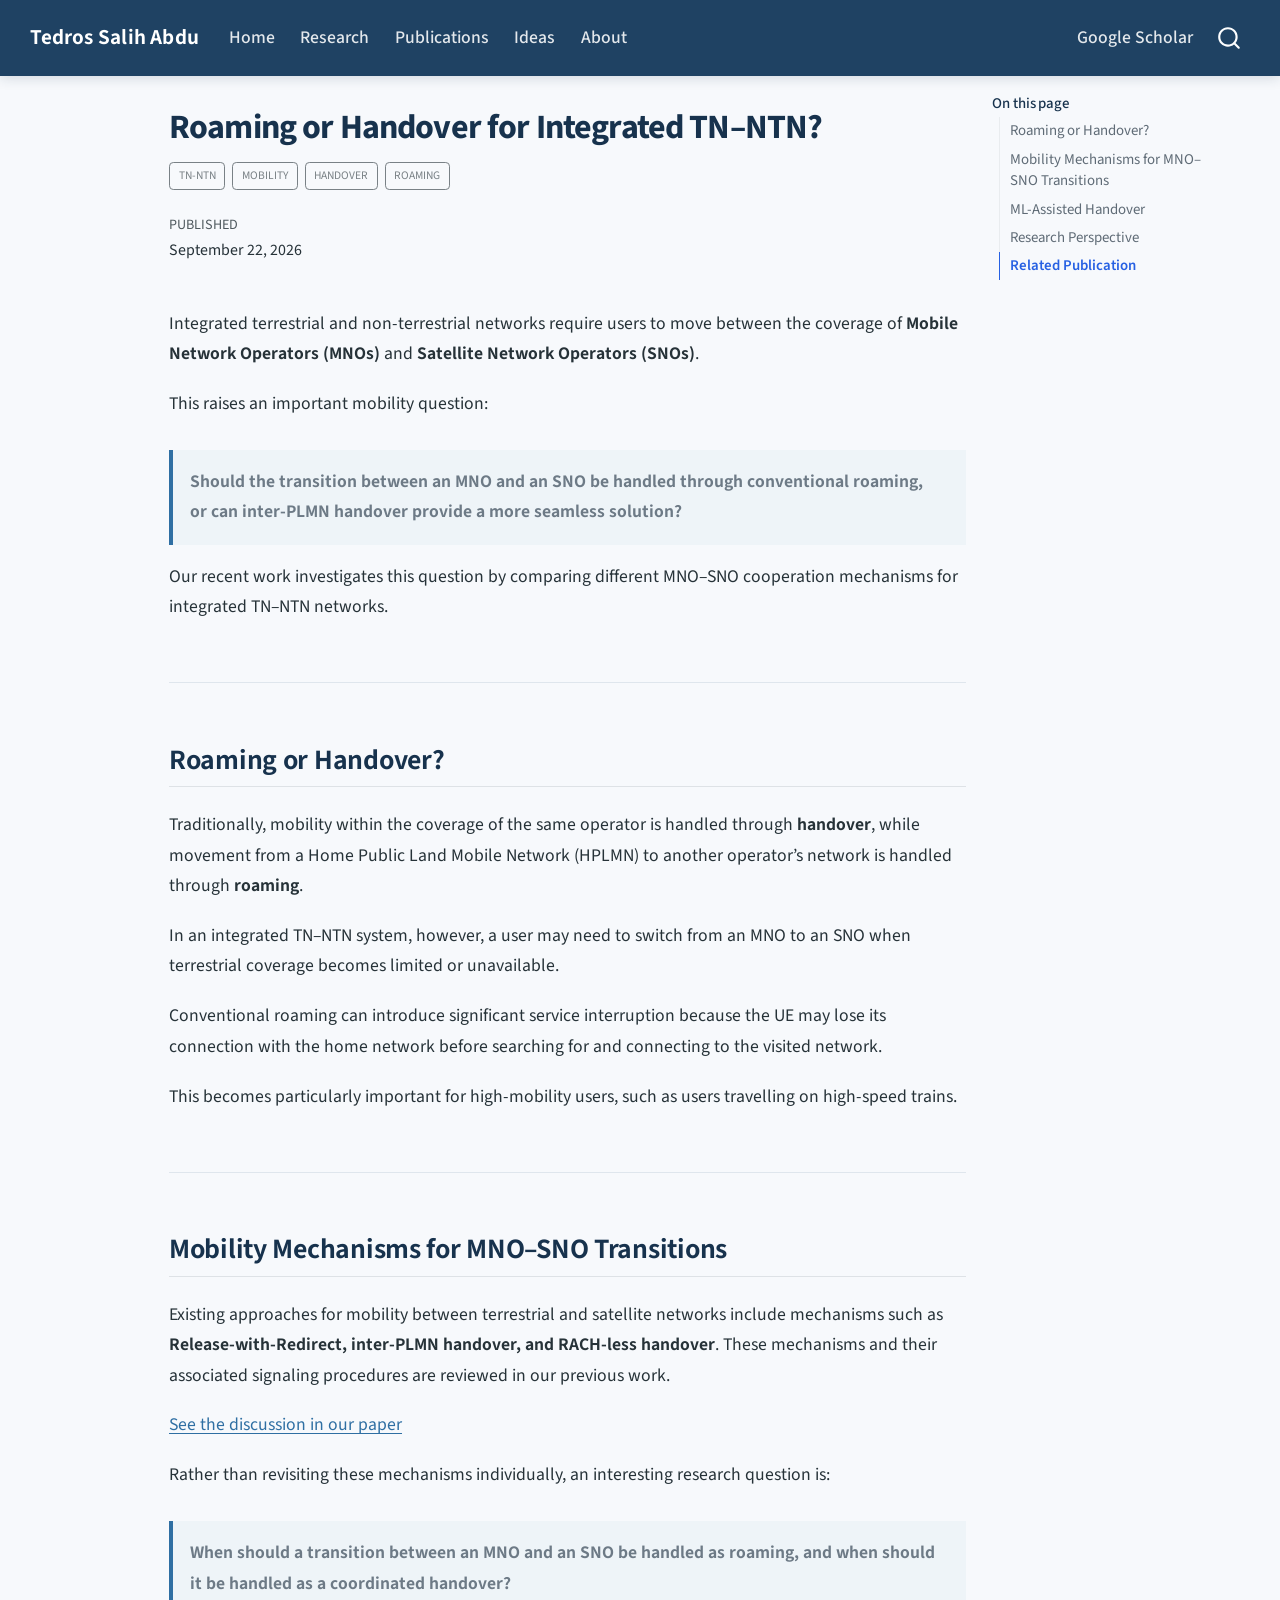
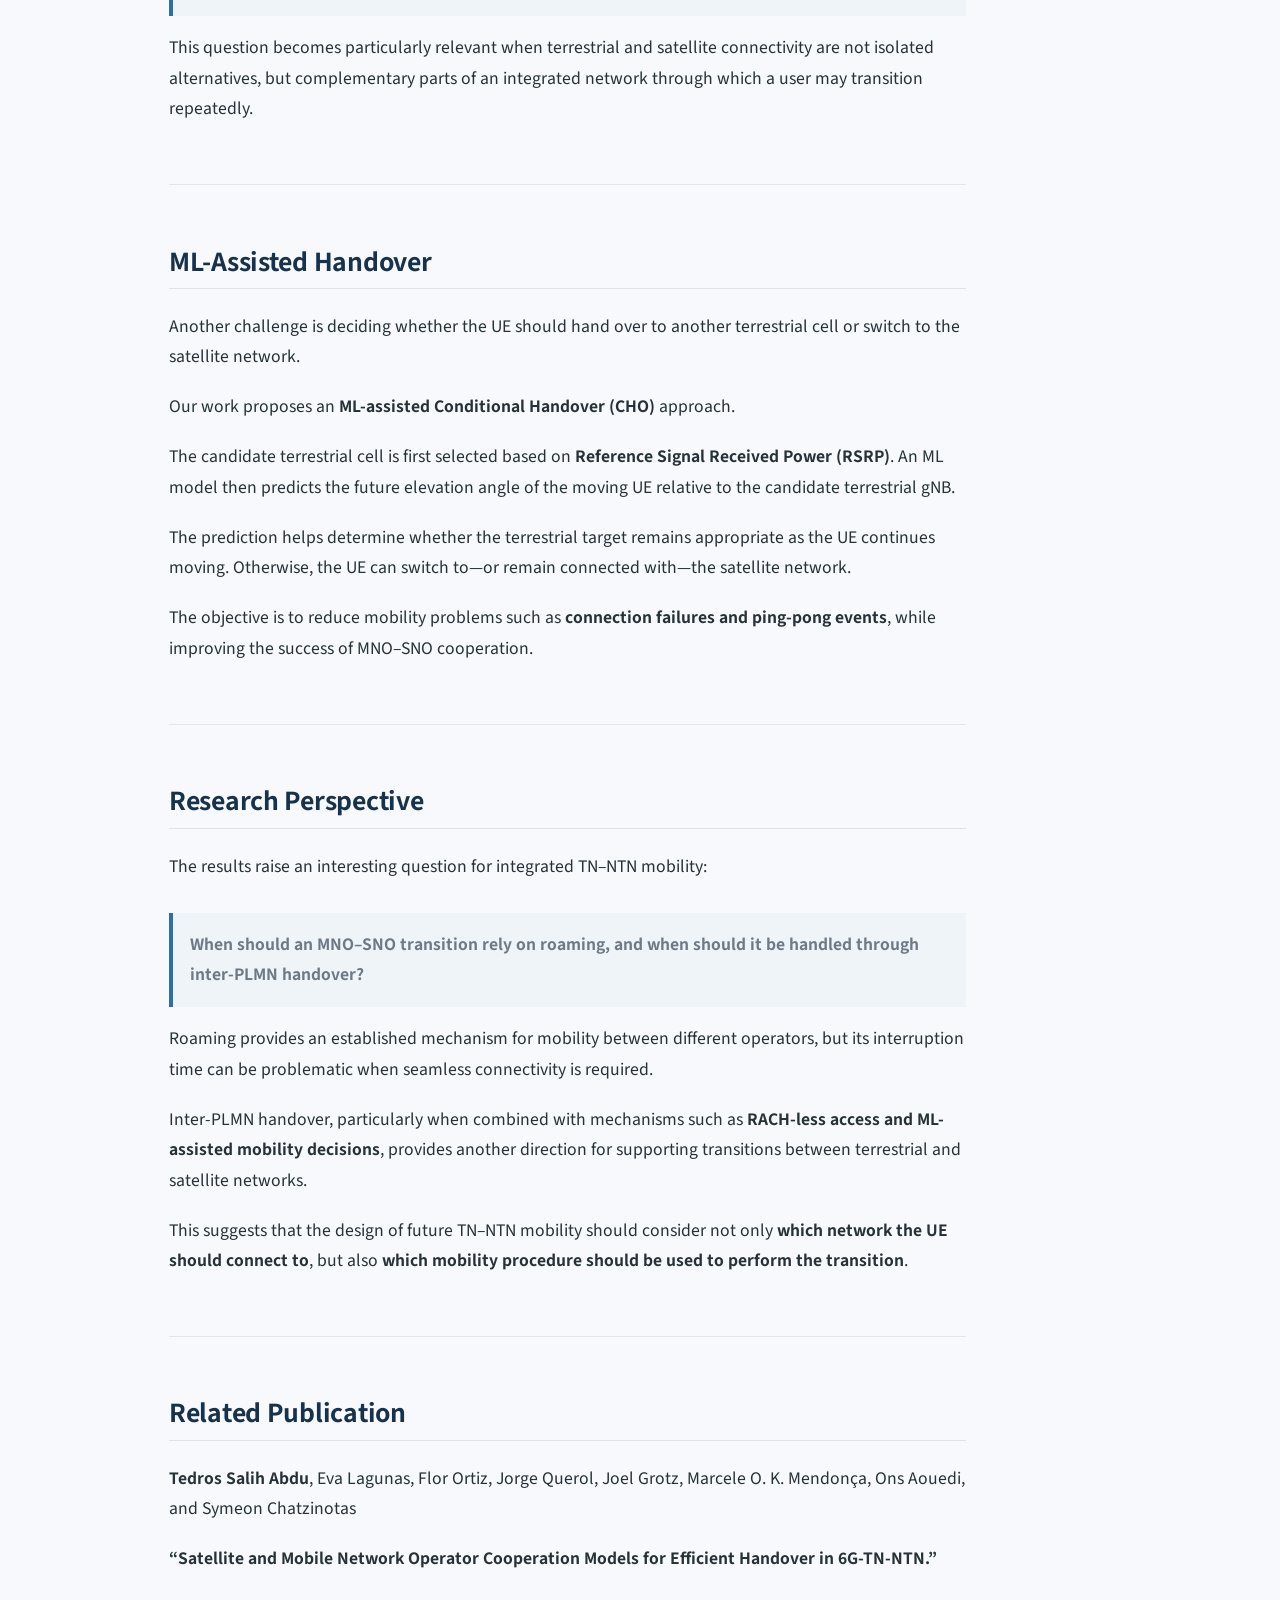
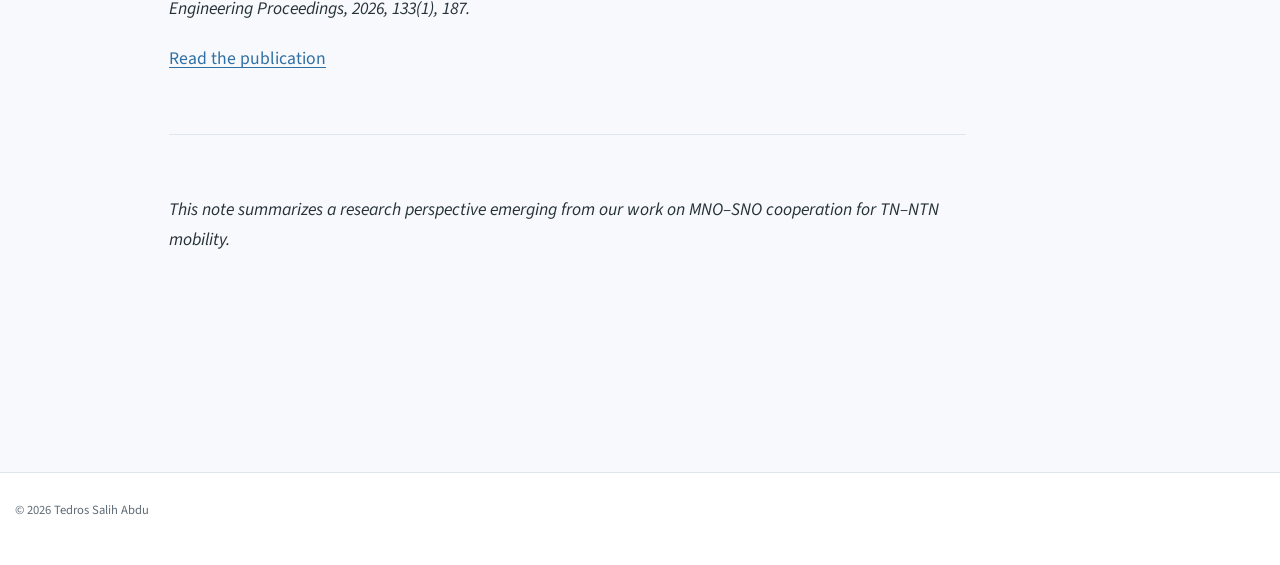
<file: ideas/roaming-or-handover-tn-ntn.html>
<!DOCTYPE html>
<html xmlns="http://www.w3.org/1999/xhtml" lang="en" xml:lang="en"><head>

<meta charset="utf-8">
<meta name="generator" content="quarto-1.10.19">

<meta name="viewport" content="width=device-width, initial-scale=1.0, user-scalable=yes">

<meta name="dcterms.date" content="2026-09-22">
<meta name="description" content="A research perspective on roaming and handover between mobile and satellite network operators in integrated TN–NTN systems.">

<title>Roaming or Handover for Integrated TN–NTN? – Tedros Salih Abdu</title>
<style>
/* Default styles provided by pandoc.
** See https://pandoc.org/MANUAL.html#variables-for-html for config info.
*/
span.smallcaps{font-variant: small-caps;}
div.columns{display: flex; gap: 1.5em;}
div.column{flex: auto;}
@media screen {
div.columns{gap: min(4vw, 1.5em);}
div.column{overflow-x: auto;}
}
div.hanging-indent{margin-left: 1.5em; text-indent: -1.5em;}
ul.task-list{list-style: none;}
ul.task-list li input[type="checkbox"] {
  width: 0.8em;
  margin: 0 0.8em 0.2em -1em; /* quarto-specific, see https://github.com/quarto-dev/quarto-cli/issues/4556 */ 
  vertical-align: middle;
}
</style>


<script src="../site_libs/quarto-nav/quarto-nav.js"></script>
<script src="../site_libs/quarto-nav/headroom.min.js"></script>
<script src="../site_libs/clipboard/clipboard.min.js"></script>
<script src="../site_libs/quarto-search/autocomplete.umd.js"></script>
<script src="../site_libs/quarto-search/fuse.min.js"></script>
<script src="../site_libs/quarto-search/quarto-search.js"></script>
<meta name="quarto:offset" content="../">
<script src="../site_libs/quarto-html/quarto.js" type="module"></script>
<script src="../site_libs/quarto-html/tabsets/tabsets.js" type="module"></script>
<script src="../site_libs/quarto-html/popper.min.js"></script>
<script src="../site_libs/quarto-html/tippy.umd.min.js"></script>
<script src="../site_libs/quarto-html/anchor.min.js"></script>
<link href="../site_libs/quarto-html/tippy.css" rel="stylesheet">
<link href="../site_libs/quarto-html/quarto-syntax-highlighting-bf27225e3a48a9273f3daa8f8e829971.css" rel="stylesheet" id="quarto-text-highlighting-styles">
<script src="../site_libs/bootstrap/bootstrap.min.js"></script>
<link href="../site_libs/bootstrap/bootstrap-icons.css" rel="stylesheet">
<link href="../site_libs/bootstrap/bootstrap-221fb94c3ec07aa7e68c2d5abc4fc18e.min.css" rel="stylesheet" append-hash="true" id="quarto-bootstrap" data-mode="light">
<script id="quarto-search-options" type="application/json">{
  "location": "navbar",
  "copy-button": false,
  "collapse-after": 3,
  "panel-placement": "end",
  "type": "overlay",
  "limit": 50,
  "keyboard-shortcut": [
    "f",
    "/",
    "s"
  ],
  "show-item-context": false,
  "language": {
    "search-no-results-text": "No results",
    "search-matching-documents-text": "matching documents",
    "search-copy-link-title": "Copy link to search",
    "search-hide-matches-text": "Hide additional matches",
    "search-more-match-text": "more match in this document",
    "search-more-matches-text": "more matches in this document",
    "search-clear-button-title": "Clear",
    "search-text-placeholder": "",
    "search-detached-cancel-button-title": "Cancel",
    "search-submit-button-title": "Submit",
    "search-label": "Search"
  }
}</script>
<style>html{ scroll-behavior: smooth; }</style>


<link rel="stylesheet" href="../styles.css">
</head>

<body class="nav-fixed quarto-light">

<div id="quarto-search-results"></div>
  <header id="quarto-header" class="headroom fixed-top">
    <nav class="navbar navbar-expand-lg " data-bs-theme="dark">
      <div class="navbar-container container-fluid">
      <div class="navbar-brand-container mx-auto">
    <a class="navbar-brand" href="../index.html">
    <span class="navbar-title">Tedros Salih Abdu</span>
    </a>
  </div>
            <div id="quarto-search" class="" title="Search"></div>
          <button class="navbar-toggler" type="button" data-bs-toggle="collapse" data-bs-target="#navbarCollapse" aria-controls="navbarCollapse" role="menu" aria-expanded="false" aria-label="Toggle navigation" onclick="if (window.quartoToggleHeadroom) { window.quartoToggleHeadroom(); }">
  <span class="navbar-toggler-icon"></span>
</button>
          <div class="collapse navbar-collapse" id="navbarCollapse">
            <ul class="navbar-nav navbar-nav-scroll me-auto">
  <li class="nav-item">
    <a class="nav-link" href="../index.html"> 
<span class="menu-text">Home</span></a>
  </li>  
  <li class="nav-item">
    <a class="nav-link" href="../research.html"> 
<span class="menu-text">Research</span></a>
  </li>  
  <li class="nav-item">
    <a class="nav-link" href="../publications.html"> 
<span class="menu-text">Publications</span></a>
  </li>  
  <li class="nav-item">
    <a class="nav-link" href="../ideas.html"> 
<span class="menu-text">Ideas</span></a>
  </li>  
  <li class="nav-item">
    <a class="nav-link" href="../about.html"> 
<span class="menu-text">About</span></a>
  </li>  
</ul>
            <ul class="navbar-nav navbar-nav-scroll ms-auto">
  <li class="nav-item">
    <a class="nav-link" href="https://scholar.google.com/citations?user=63dpB2wAAAAJ&amp;hl=en"> 
<span class="menu-text">Google Scholar</span></a>
  </li>  
</ul>
          </div> <!-- /navcollapse -->
            <div class="quarto-navbar-tools">
</div>
      </div> <!-- /container-fluid -->
    </nav>
</header>
<!-- content -->
<div id="quarto-content" class="quarto-container page-columns page-rows-contents page-layout-article page-navbar">
<!-- sidebar -->
<!-- margin-sidebar -->
    <div id="quarto-margin-sidebar" class="sidebar margin-sidebar">
        <nav id="TOC" role="doc-toc" class="toc-active">
    <h2 id="toc-title">On this page</h2>
   
  <ul>
  <li><a href="#roaming-or-handover" id="toc-roaming-or-handover" class="nav-link active" data-scroll-target="#roaming-or-handover">Roaming or Handover?</a></li>
  <li><a href="#mobility-mechanisms-for-mnosno-transitions" id="toc-mobility-mechanisms-for-mnosno-transitions" class="nav-link" data-scroll-target="#mobility-mechanisms-for-mnosno-transitions">Mobility Mechanisms for MNO–SNO Transitions</a></li>
  <li><a href="#ml-assisted-handover" id="toc-ml-assisted-handover" class="nav-link" data-scroll-target="#ml-assisted-handover">ML-Assisted Handover</a></li>
  <li><a href="#research-perspective" id="toc-research-perspective" class="nav-link" data-scroll-target="#research-perspective">Research Perspective</a></li>
  <li><a href="#related-publication" id="toc-related-publication" class="nav-link" data-scroll-target="#related-publication">Related Publication</a></li>
  </ul>
</nav>
    </div>
<!-- main -->
<main class="content" id="quarto-document-content">

<header id="title-block-header" class="quarto-title-block default">
<div class="quarto-title">
<h1 class="title">Roaming or Handover for Integrated TN–NTN?</h1>
  <div class="quarto-categories">
    <div class="quarto-category">TN-NTN</div>
    <div class="quarto-category">Mobility</div>
    <div class="quarto-category">Handover</div>
    <div class="quarto-category">Roaming</div>
  </div>
  </div>

<div>
  <div class="description">
    A research perspective on roaming and handover between mobile and satellite network operators in integrated TN–NTN systems.
  </div>
</div>


<div class="quarto-title-meta">

    
    <div>
    <div class="quarto-title-meta-heading">Published</div>
    <div class="quarto-title-meta-contents">
      <p class="date">September 22, 2026</p>
    </div>
  </div>
  
    
  </div>
  


</header>


<p>Integrated terrestrial and non-terrestrial networks require users to move between the coverage of <strong>Mobile Network Operators (MNOs)</strong> and <strong>Satellite Network Operators (SNOs)</strong>.</p>
<p>This raises an important mobility question:</p>
<blockquote class="blockquote">
<p><strong>Should the transition between an MNO and an SNO be handled through conventional roaming, or can inter-PLMN handover provide a more seamless solution?</strong></p>
</blockquote>
<p>Our recent work investigates this question by comparing different MNO–SNO cooperation mechanisms for integrated TN–NTN networks.</p>
<hr>
<section id="roaming-or-handover" class="level2">
<h2 class="anchored" data-anchor-id="roaming-or-handover">Roaming or Handover?</h2>
<p>Traditionally, mobility within the coverage of the same operator is handled through <strong>handover</strong>, while movement from a Home Public Land Mobile Network (HPLMN) to another operator’s network is handled through <strong>roaming</strong>.</p>
<p>In an integrated TN–NTN system, however, a user may need to switch from an MNO to an SNO when terrestrial coverage becomes limited or unavailable.</p>
<p>Conventional roaming can introduce significant service interruption because the UE may lose its connection with the home network before searching for and connecting to the visited network.</p>
<p>This becomes particularly important for high-mobility users, such as users travelling on high-speed trains.</p>
<hr>
</section>
<section id="mobility-mechanisms-for-mnosno-transitions" class="level2">
<h2 class="anchored" data-anchor-id="mobility-mechanisms-for-mnosno-transitions">Mobility Mechanisms for MNO–SNO Transitions</h2>
<p>Existing approaches for mobility between terrestrial and satellite networks include mechanisms such as <strong>Release-with-Redirect, inter-PLMN handover, and RACH-less handover</strong>. These mechanisms and their associated signaling procedures are reviewed in our previous work.</p>
<p><a href="https://www.mdpi.com/2673-4591/133/1/187">See the discussion in our paper</a></p>
<p>Rather than revisiting these mechanisms individually, an interesting research question is:</p>
<blockquote class="blockquote">
<p><strong>When should a transition between an MNO and an SNO be handled as roaming, and when should it be handled as a coordinated handover?</strong></p>
</blockquote>
<p>This question becomes particularly relevant when terrestrial and satellite connectivity are not isolated alternatives, but complementary parts of an integrated network through which a user may transition repeatedly.</p>
<hr>
</section>
<section id="ml-assisted-handover" class="level2">
<h2 class="anchored" data-anchor-id="ml-assisted-handover">ML-Assisted Handover</h2>
<p>Another challenge is deciding whether the UE should hand over to another terrestrial cell or switch to the satellite network.</p>
<p>Our work proposes an <strong>ML-assisted Conditional Handover (CHO)</strong> approach.</p>
<p>The candidate terrestrial cell is first selected based on <strong>Reference Signal Received Power (RSRP)</strong>. An ML model then predicts the future elevation angle of the moving UE relative to the candidate terrestrial gNB.</p>
<p>The prediction helps determine whether the terrestrial target remains appropriate as the UE continues moving. Otherwise, the UE can switch to—or remain connected with—the satellite network.</p>
<p>The objective is to reduce mobility problems such as <strong>connection failures and ping-pong events</strong>, while improving the success of MNO–SNO cooperation.</p>
<hr>
</section>
<section id="research-perspective" class="level2">
<h2 class="anchored" data-anchor-id="research-perspective">Research Perspective</h2>
<p>The results raise an interesting question for integrated TN–NTN mobility:</p>
<blockquote class="blockquote">
<p><strong>When should an MNO–SNO transition rely on roaming, and when should it be handled through inter-PLMN handover?</strong></p>
</blockquote>
<p>Roaming provides an established mechanism for mobility between different operators, but its interruption time can be problematic when seamless connectivity is required.</p>
<p>Inter-PLMN handover, particularly when combined with mechanisms such as <strong>RACH-less access and ML-assisted mobility decisions</strong>, provides another direction for supporting transitions between terrestrial and satellite networks.</p>
<p>This suggests that the design of future TN–NTN mobility should consider not only <strong>which network the UE should connect to</strong>, but also <strong>which mobility procedure should be used to perform the transition</strong>.</p>
<hr>
</section>
<section id="related-publication" class="level2">
<h2 class="anchored" data-anchor-id="related-publication">Related Publication</h2>
<p><strong>Tedros Salih Abdu</strong>, Eva Lagunas, Flor Ortiz, Jorge Querol, Joel Grotz, Marcele O. K. Mendonça, Ons Aouedi, and Symeon Chatzinotas</p>
<p><strong>“Satellite and Mobile Network Operator Cooperation Models for Efficient Handover in 6G-TN-NTN.”</strong></p>
<p><em>Engineering Proceedings, 2026, 133(1), 187.</em></p>
<p><a href="https://www.mdpi.com/2673-4591/133/1/187">Read the publication</a></p>
<hr>
<p><em>This note summarizes a research perspective emerging from our work on MNO–SNO cooperation for TN–NTN mobility.</em></p>


</section>

</main> <!-- /main -->
<script id="quarto-html-after-body" type="application/javascript">
  window.document.addEventListener("DOMContentLoaded", function (event) {
    const icon = "";
    const anchorJS = new window.AnchorJS();
    anchorJS.options = {
      placement: 'right',
      icon: icon
    };
    anchorJS.add('.anchored');
    const isCodeAnnotation = (el) => {
      for (const clz of el.classList) {
        if (clz.startsWith('code-annotation-')) {                     
          return true;
        }
      }
      return false;
    }
    const onCopySuccess = function(e) {
      // button target
      const button = e.trigger;
      // don't keep focus
      button.blur();
      // flash "checked"
      button.classList.add('code-copy-button-checked');
      var currentTitle = button.getAttribute("title");
      button.setAttribute("title", "Copied!");
      let tooltip;
      if (window.bootstrap) {
        button.setAttribute("data-bs-toggle", "tooltip");
        button.setAttribute("data-bs-placement", "left");
        button.setAttribute("data-bs-title", "Copied!");
        tooltip = new bootstrap.Tooltip(button, 
          { trigger: "manual", 
            customClass: "code-copy-button-tooltip",
            offset: [0, -8]});
        tooltip.show();    
      }
      setTimeout(function() {
        if (tooltip) {
          tooltip.hide();
          button.removeAttribute("data-bs-title");
          button.removeAttribute("data-bs-toggle");
          button.removeAttribute("data-bs-placement");
        }
        button.setAttribute("title", currentTitle);
        button.classList.remove('code-copy-button-checked');
      }, 1000);
      // clear code selection
      e.clearSelection();
    }
    const getTextToCopy = function(trigger) {
      const outerScaffold = trigger.parentElement.cloneNode(true);
      const codeEl = outerScaffold.querySelector('code');
      for (const childEl of codeEl.children) {
        if (isCodeAnnotation(childEl)) {
          childEl.remove();
        }
      }
      return codeEl.innerText;
    }
    const clipboard = new window.ClipboardJS('.code-copy-button:not([data-in-quarto-modal])', {
      text: getTextToCopy
    });
    clipboard.on('success', onCopySuccess);
    if (window.document.getElementById('quarto-embedded-source-code-modal')) {
      const clipboardModal = new window.ClipboardJS('.code-copy-button[data-in-quarto-modal]', {
        text: getTextToCopy,
        container: window.document.getElementById('quarto-embedded-source-code-modal')
      });
      clipboardModal.on('success', onCopySuccess);
    }
      var localhostRegex = new RegExp(/^(?:http|https):\/\/localhost\:?[0-9]*\//);
      var mailtoRegex = new RegExp(/^mailto:/);
        var filterRegex = new RegExp("https:\/\/tedrosabdu\.github\.io");
      var isInternal = (href) => {
          return filterRegex.test(href) || localhostRegex.test(href) || mailtoRegex.test(href);
      }
      // Inspect non-navigation links and adorn them if external
     var links = window.document.querySelectorAll('a[href]:not(.nav-link):not(.navbar-brand):not(.toc-action):not(.sidebar-link):not(.sidebar-item-toggle):not(.pagination-link):not(.no-external):not([aria-hidden]):not(.dropdown-item):not(.quarto-navigation-tool):not(.about-link)');
      for (var i=0; i<links.length; i++) {
        const link = links[i];
        if (!isInternal(link.href)) {
          // undo the damage that might have been done by quarto-nav.js in the case of
          // links that we want to consider external
          if (link.dataset.originalHref !== undefined) {
            link.href = link.dataset.originalHref;
          }
            // target, if specified
            link.setAttribute("target", "_blank");
            if (link.getAttribute("rel") === null) {
              link.setAttribute("rel", "noopener");
            }
        }
      }
    function tippyHover(el, contentFn, onTriggerFn, onUntriggerFn) {
      const config = {
        allowHTML: true,
        maxWidth: 500,
        delay: 100,
        arrow: false,
        appendTo: function(el) {
            return el.parentElement;
        },
        interactive: true,
        interactiveBorder: 10,
        theme: 'quarto',
        placement: 'bottom-start',
      };
      if (contentFn) {
        config.content = contentFn;
      }
      if (onTriggerFn) {
        config.onTrigger = onTriggerFn;
      }
      if (onUntriggerFn) {
        config.onUntrigger = onUntriggerFn;
      }
      window.tippy(el, config); 
    }
    const noterefs = window.document.querySelectorAll('a[role="doc-noteref"]');
    for (var i=0; i<noterefs.length; i++) {
      const ref = noterefs[i];
      tippyHover(ref, function() {
        // use id or data attribute instead here
        let href = ref.getAttribute('data-footnote-href') || ref.getAttribute('href');
        try { href = new URL(href).hash; } catch {}
        const id = href.replace(/^#\/?/, "");
        const note = window.document.getElementById(id);
        if (note) {
          return note.innerHTML;
        } else {
          return "";
        }
      });
    }
    const xrefs = window.document.querySelectorAll('a.quarto-xref');
    const processXRef = (id, note) => {
      // Strip column container classes
      const stripColumnClz = (el) => {
        el.classList.remove("page-full", "page-columns");
        if (el.children) {
          for (const child of el.children) {
            stripColumnClz(child);
          }
        }
      }
      stripColumnClz(note)
      if (id === null || id.startsWith('sec-')) {
        // Special case sections, only their first couple elements
        const container = document.createElement("div");
        if (note.children && note.children.length > 2) {
          container.appendChild(note.children[0].cloneNode(true));
          for (let i = 1; i < note.children.length; i++) {
            const child = note.children[i];
            if (child.tagName === "P" && child.innerText === "") {
              continue;
            } else {
              container.appendChild(child.cloneNode(true));
              break;
            }
          }
          if (window.Quarto?.typesetMath) {
            window.Quarto.typesetMath(container);
          }
          return container.innerHTML
        } else {
          if (window.Quarto?.typesetMath) {
            window.Quarto.typesetMath(note);
          }
          return note.innerHTML;
        }
      } else {
        // Remove any anchor links if they are present
        const anchorLink = note.querySelector('a.anchorjs-link');
        if (anchorLink) {
          anchorLink.remove();
        }
        if (window.Quarto?.typesetMath) {
          window.Quarto.typesetMath(note);
        }
        if (note.classList.contains("callout")) {
          return note.outerHTML;
        } else {
          return note.innerHTML;
        }
      }
    }
    for (var i=0; i<xrefs.length; i++) {
      const xref = xrefs[i];
      tippyHover(xref, undefined, function(instance) {
        instance.disable();
        let url = xref.getAttribute('href');
        let hash = undefined; 
        if (url.startsWith('#')) {
          hash = url;
        } else {
          try { hash = new URL(url).hash; } catch {}
        }
        if (hash) {
          const id = hash.replace(/^#\/?/, "");
          const note = window.document.getElementById(id);
          if (note !== null) {
            try {
              const html = processXRef(id, note.cloneNode(true));
              instance.setContent(html);
            } finally {
              instance.enable();
              instance.show();
            }
          } else {
            // See if we can fetch this
            fetch(url.split('#')[0])
            .then(res => res.text())
            .then(html => {
              const parser = new DOMParser();
              const htmlDoc = parser.parseFromString(html, "text/html");
              const note = htmlDoc.getElementById(id);
              if (note !== null) {
                const html = processXRef(id, note);
                instance.setContent(html);
              } 
            }).finally(() => {
              instance.enable();
              instance.show();
            });
          }
        } else {
          // See if we can fetch a full url (with no hash to target)
          // This is a special case and we should probably do some content thinning / targeting
          fetch(url)
          .then(res => res.text())
          .then(html => {
            const parser = new DOMParser();
            const htmlDoc = parser.parseFromString(html, "text/html");
            const note = htmlDoc.querySelector('main.content');
            if (note !== null) {
              // This should only happen for chapter cross references
              // (since there is no id in the URL)
              // remove the first header
              if (note.children.length > 0 && note.children[0].tagName === "HEADER") {
                note.children[0].remove();
              }
              const html = processXRef(null, note);
              instance.setContent(html);
            } 
          }).finally(() => {
            instance.enable();
            instance.show();
          });
        }
      }, function(instance) {
      });
    }
        let selectedAnnoteEl;
        const selectorForAnnotation = ( cell, annotation) => {
          let cellAttr = 'data-code-cell="' + cell + '"';
          let lineAttr = 'data-code-annotation="' +  annotation + '"';
          const selector = 'span[' + cellAttr + '][' + lineAttr + ']';
          return selector;
        }
        const selectCodeLines = (annoteEl) => {
          const doc = window.document;
          const targetCell = annoteEl.getAttribute("data-target-cell");
          const targetAnnotation = annoteEl.getAttribute("data-target-annotation");
          const annoteSpan = window.document.querySelector(selectorForAnnotation(targetCell, targetAnnotation));
          const lines = annoteSpan.getAttribute("data-code-lines").split(",");
          const lineIds = lines.map((line) => {
            return targetCell + "-" + line;
          })
          let top = null;
          let height = null;
          let parent = null;
          if (lineIds.length > 0) {
              //compute the position of the single el (top and bottom and make a div)
              const el = window.document.getElementById(lineIds[0]);
              top = el.offsetTop;
              height = el.offsetHeight;
              parent = el.parentElement.parentElement;
            if (lineIds.length > 1) {
              const lastEl = window.document.getElementById(lineIds[lineIds.length - 1]);
              const bottom = lastEl.offsetTop + lastEl.offsetHeight;
              height = bottom - top;
            }
            if (top !== null && height !== null && parent !== null) {
              // cook up a div (if necessary) and position it 
              let div = window.document.getElementById("code-annotation-line-highlight");
              if (div === null) {
                div = window.document.createElement("div");
                div.setAttribute("id", "code-annotation-line-highlight");
                div.style.position = 'absolute';
                parent.appendChild(div);
              }
              div.style.top = top - 2 + "px";
              div.style.height = height + 4 + "px";
              div.style.left = 0;
              let gutterDiv = window.document.getElementById("code-annotation-line-highlight-gutter");
              if (gutterDiv === null) {
                gutterDiv = window.document.createElement("div");
                gutterDiv.setAttribute("id", "code-annotation-line-highlight-gutter");
                gutterDiv.style.position = 'absolute';
                const codeCell = window.document.getElementById(targetCell);
                const gutter = codeCell.querySelector('.code-annotation-gutter');
                gutter.appendChild(gutterDiv);
              }
              gutterDiv.style.top = top - 2 + "px";
              gutterDiv.style.height = height + 4 + "px";
            }
            selectedAnnoteEl = annoteEl;
          }
        };
        const unselectCodeLines = () => {
          const elementsIds = ["code-annotation-line-highlight", "code-annotation-line-highlight-gutter"];
          elementsIds.forEach((elId) => {
            const div = window.document.getElementById(elId);
            if (div) {
              div.remove();
            }
          });
          selectedAnnoteEl = undefined;
        };
          // Handle positioning of the toggle
      window.addEventListener(
        "resize",
        throttle(() => {
          elRect = undefined;
          if (selectedAnnoteEl) {
            selectCodeLines(selectedAnnoteEl);
          }
        }, 10)
      );
      function throttle(fn, ms) {
      let throttle = false;
      let timer;
        return (...args) => {
          if(!throttle) { // first call gets through
              fn.apply(this, args);
              throttle = true;
          } else { // all the others get throttled
              if(timer) clearTimeout(timer); // cancel #2
              timer = setTimeout(() => {
                fn.apply(this, args);
                timer = throttle = false;
              }, ms);
          }
        };
      }
        // Attach click handler to the DT
        const annoteDls = window.document.querySelectorAll('dt[data-target-cell]');
        for (const annoteDlNode of annoteDls) {
          annoteDlNode.addEventListener('click', (event) => {
            const clickedEl = event.target;
            if (clickedEl !== selectedAnnoteEl) {
              unselectCodeLines();
              const activeEl = window.document.querySelector('dt[data-target-cell].code-annotation-active');
              if (activeEl) {
                activeEl.classList.remove('code-annotation-active');
              }
              selectCodeLines(clickedEl);
              clickedEl.classList.add('code-annotation-active');
            } else {
              // Unselect the line
              unselectCodeLines();
              clickedEl.classList.remove('code-annotation-active');
            }
          });
        }
    const findCites = (el) => {
      const parentEl = el.parentElement;
      if (parentEl) {
        const cites = parentEl.dataset.cites;
        if (cites) {
          return {
            el,
            cites: cites.split(' ')
          };
        } else {
          return findCites(el.parentElement)
        }
      } else {
        return undefined;
      }
    };
    var bibliorefs = window.document.querySelectorAll('a[role="doc-biblioref"]');
    for (var i=0; i<bibliorefs.length; i++) {
      const ref = bibliorefs[i];
      const citeInfo = findCites(ref);
      if (citeInfo) {
        tippyHover(citeInfo.el, function() {
          var popup = window.document.createElement('div');
          citeInfo.cites.forEach(function(cite) {
            var citeDiv = window.document.createElement('div');
            citeDiv.classList.add('hanging-indent');
            citeDiv.classList.add('csl-entry');
            var biblioDiv = window.document.getElementById('ref-' + cite);
            if (biblioDiv) {
              citeDiv.innerHTML = biblioDiv.innerHTML;
            }
            popup.appendChild(citeDiv);
          });
          return popup.innerHTML;
        });
      }
    }
  });
  </script>
</div> <!-- /content -->
<footer class="footer">
  <div class="nav-footer">
    <div class="nav-footer-left">
<p>© 2026 Tedros Salih Abdu</p>
</div>   
    <div class="nav-footer-center">
      &nbsp;
    </div>
    <div class="nav-footer-right">
      &nbsp;
    </div>
  </div>
</footer>




<script src="../site_libs/quarto-html/zenscroll-min.js"></script>
</body></html>
</file>
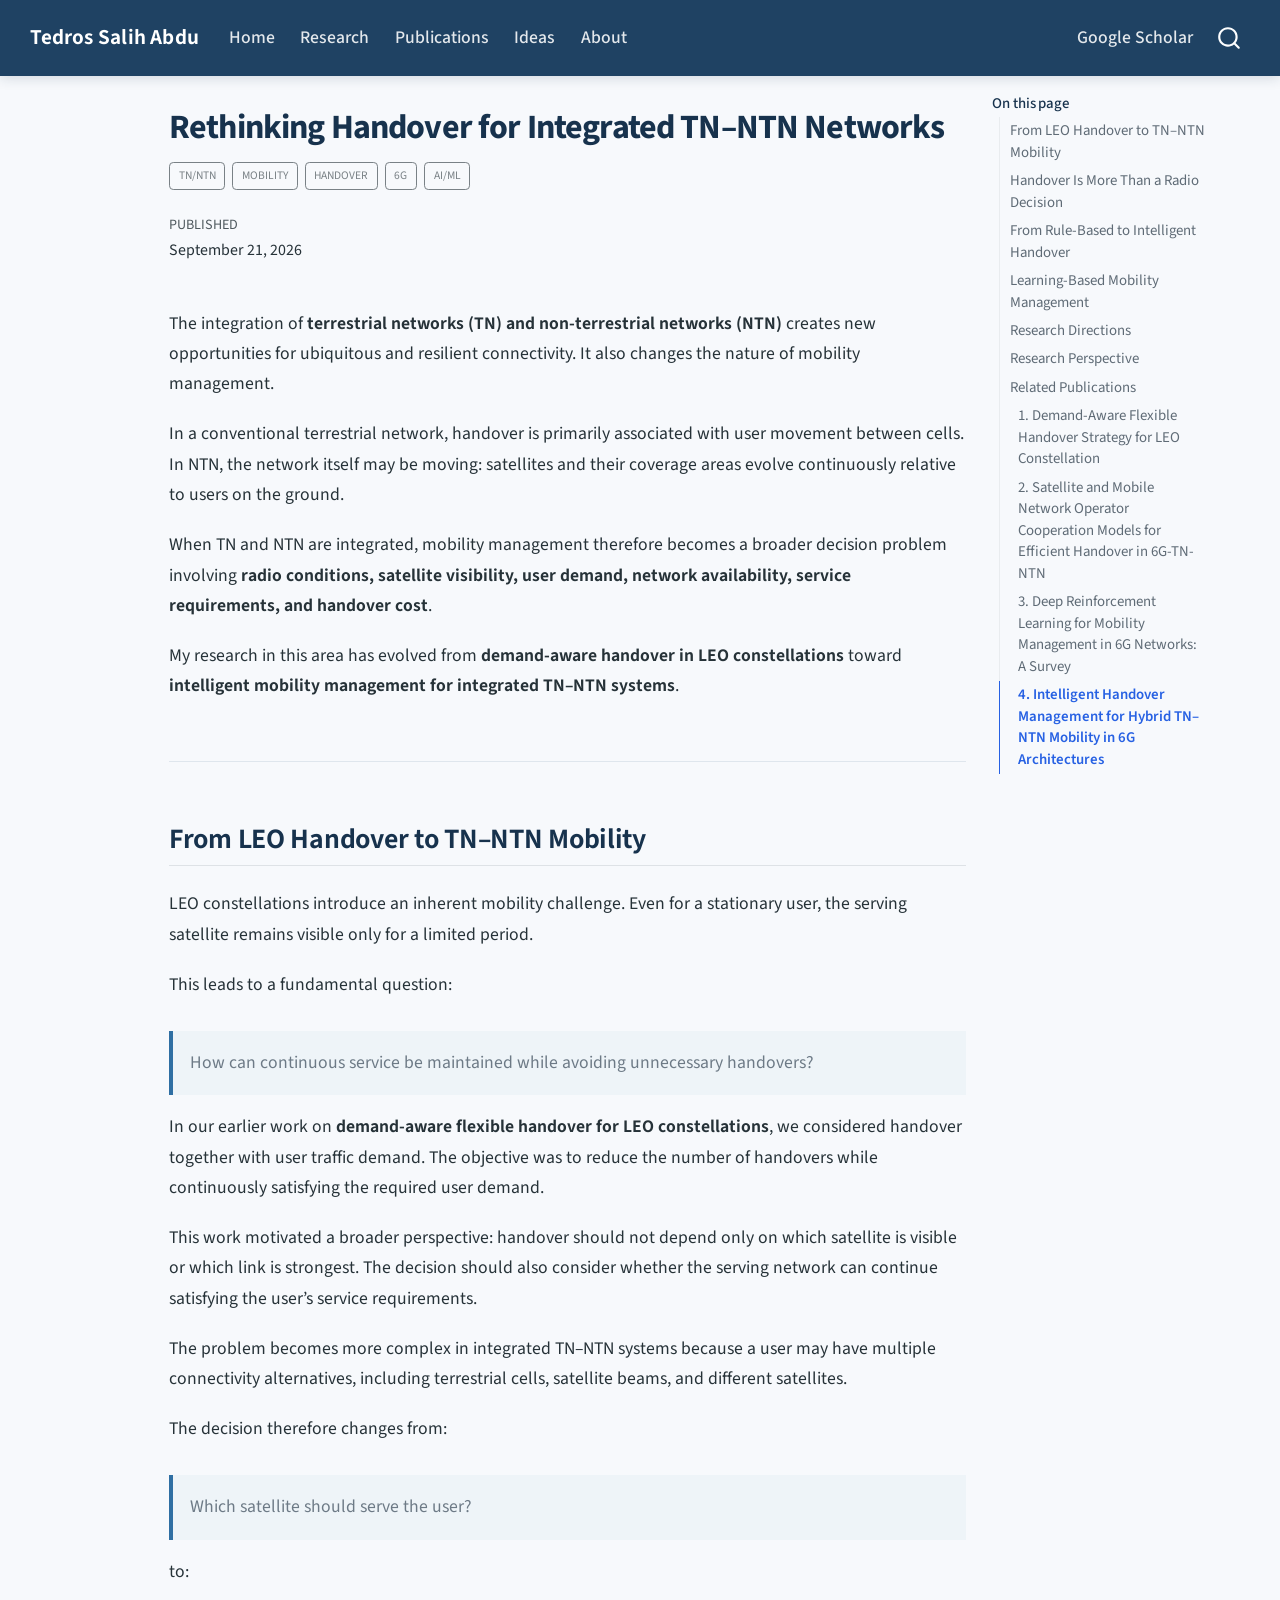
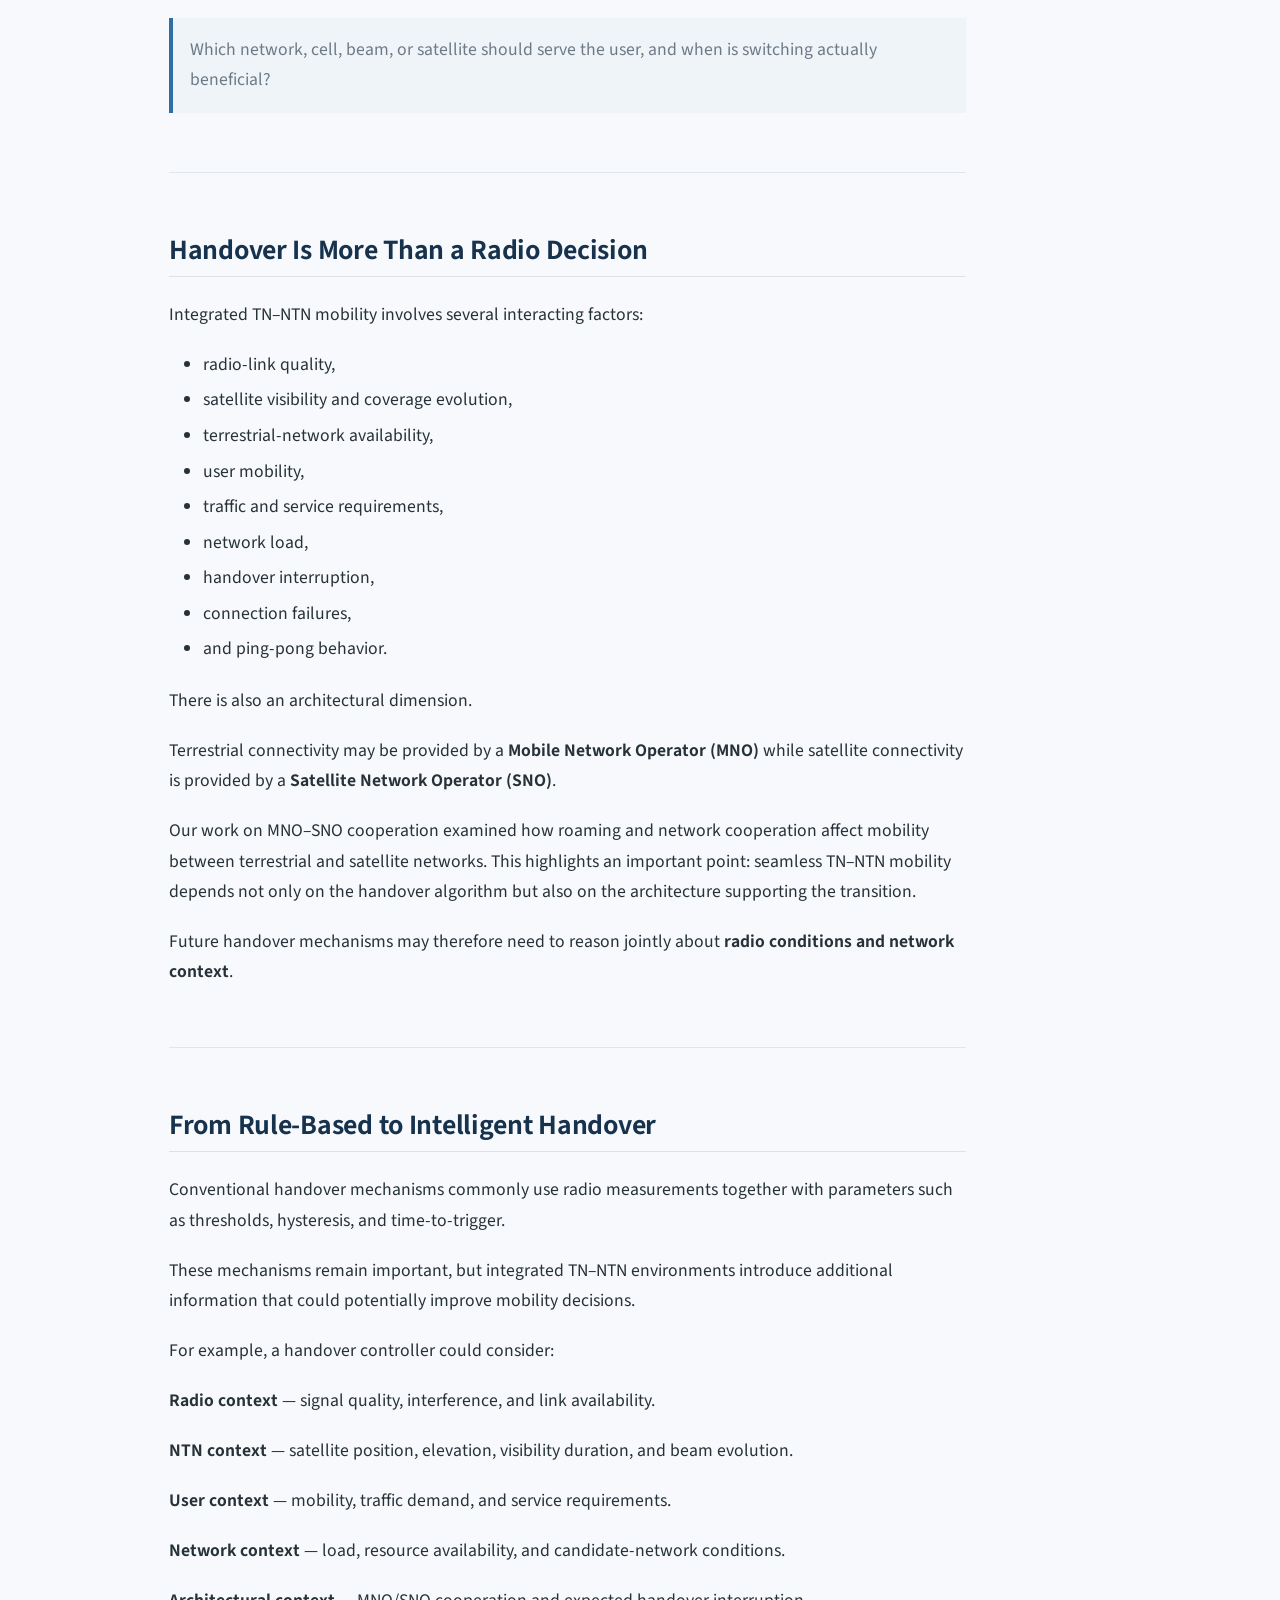
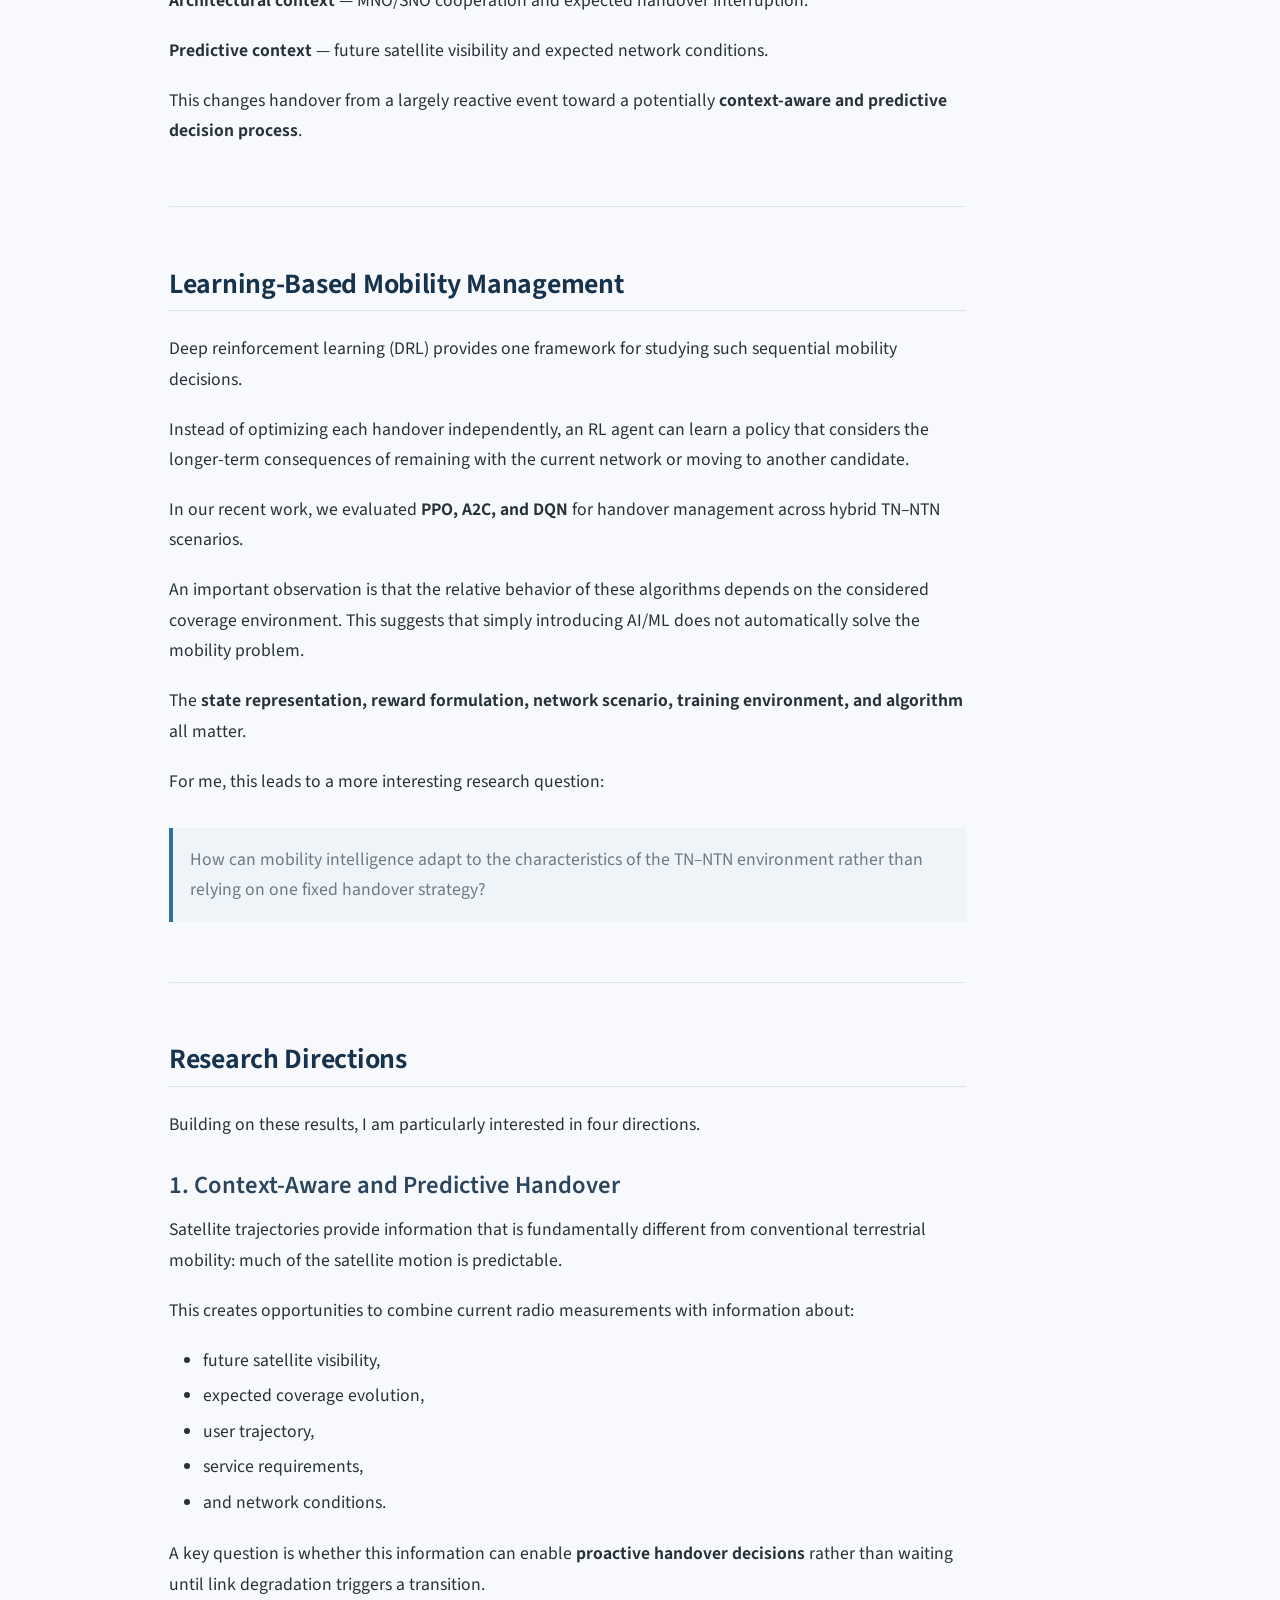
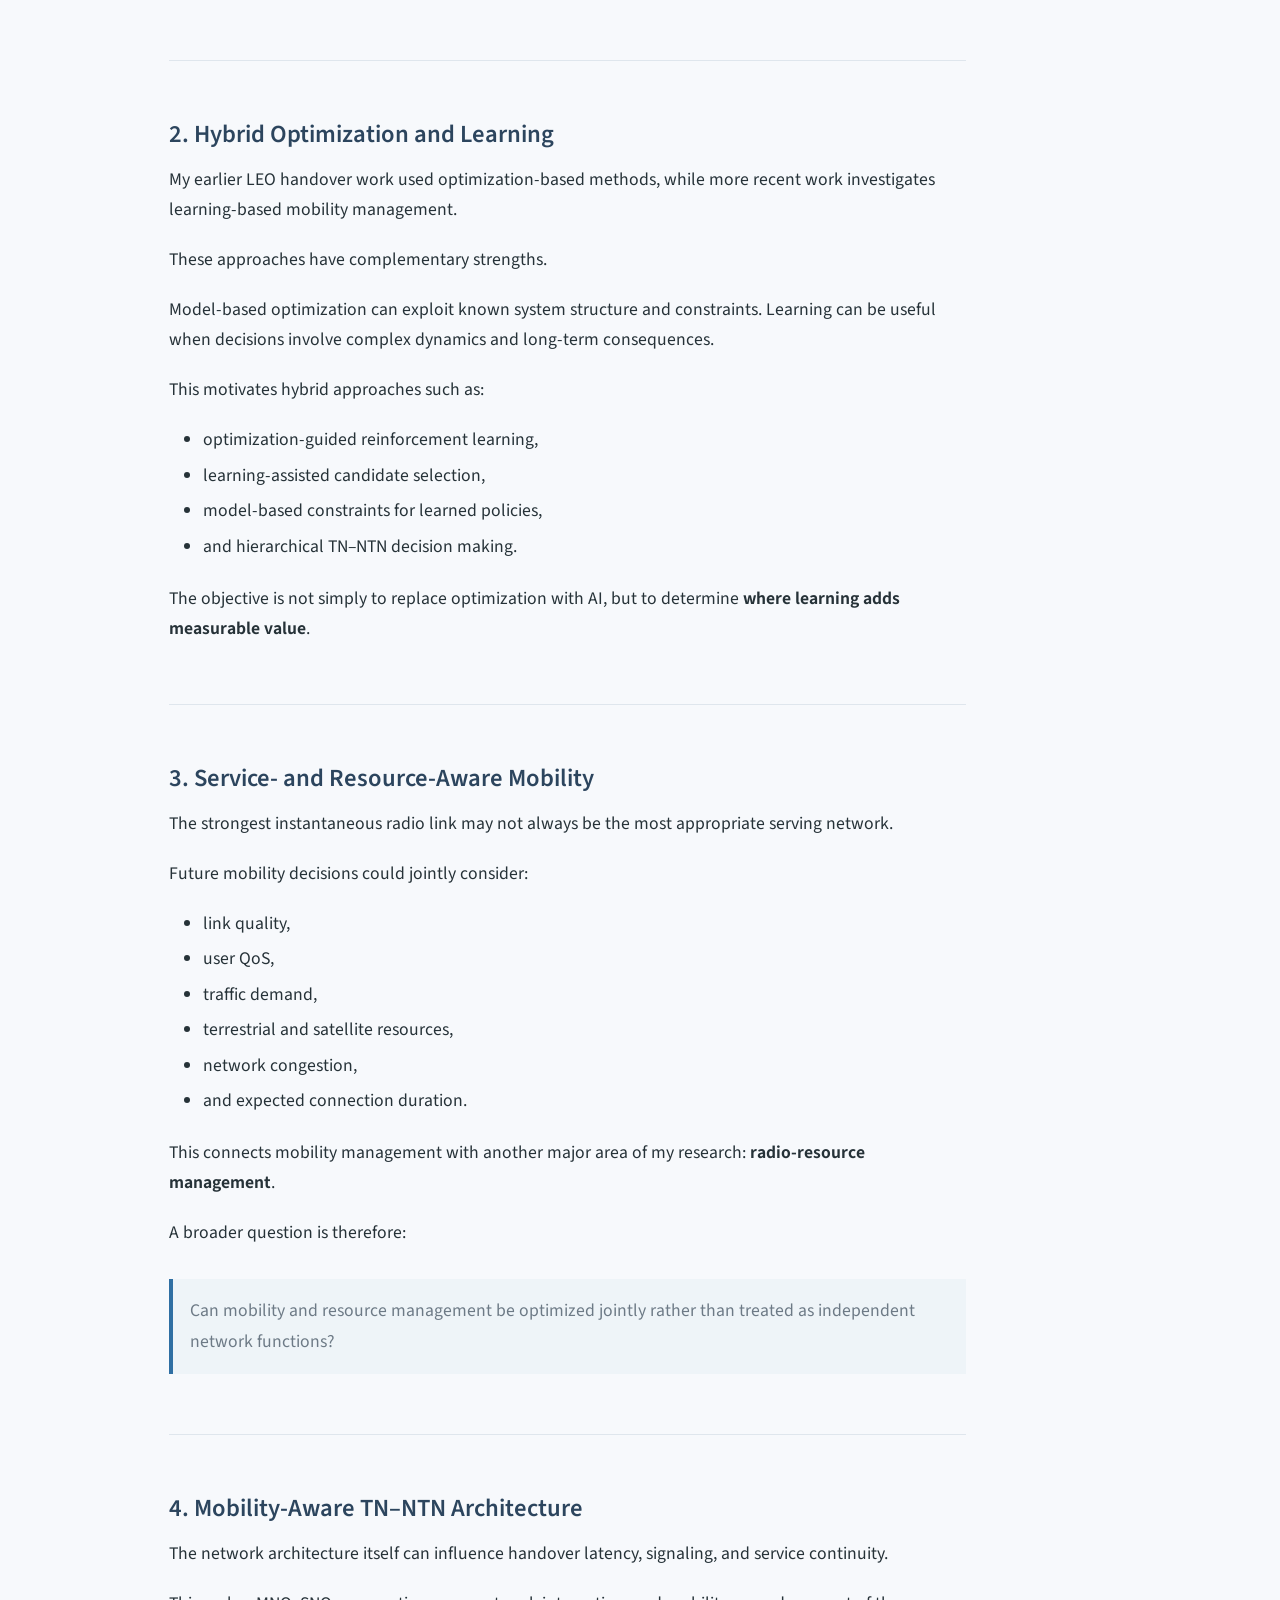
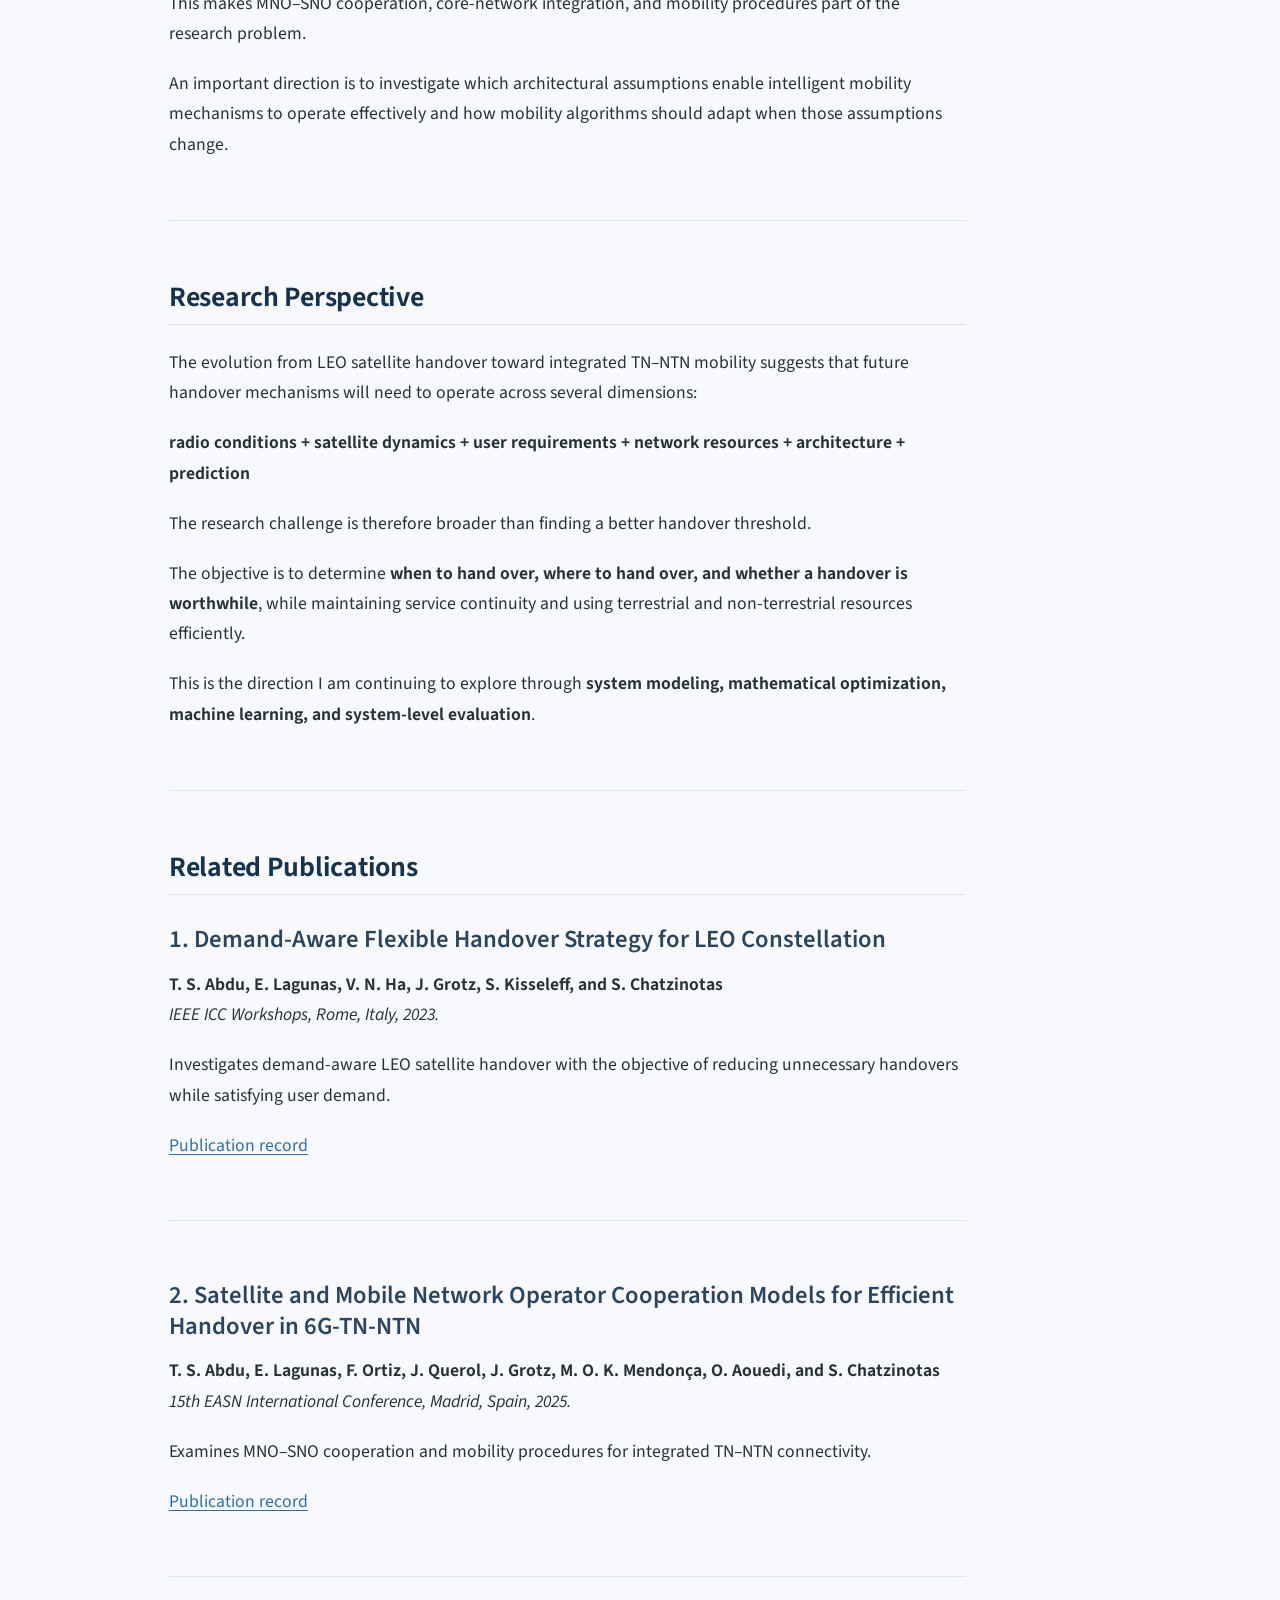
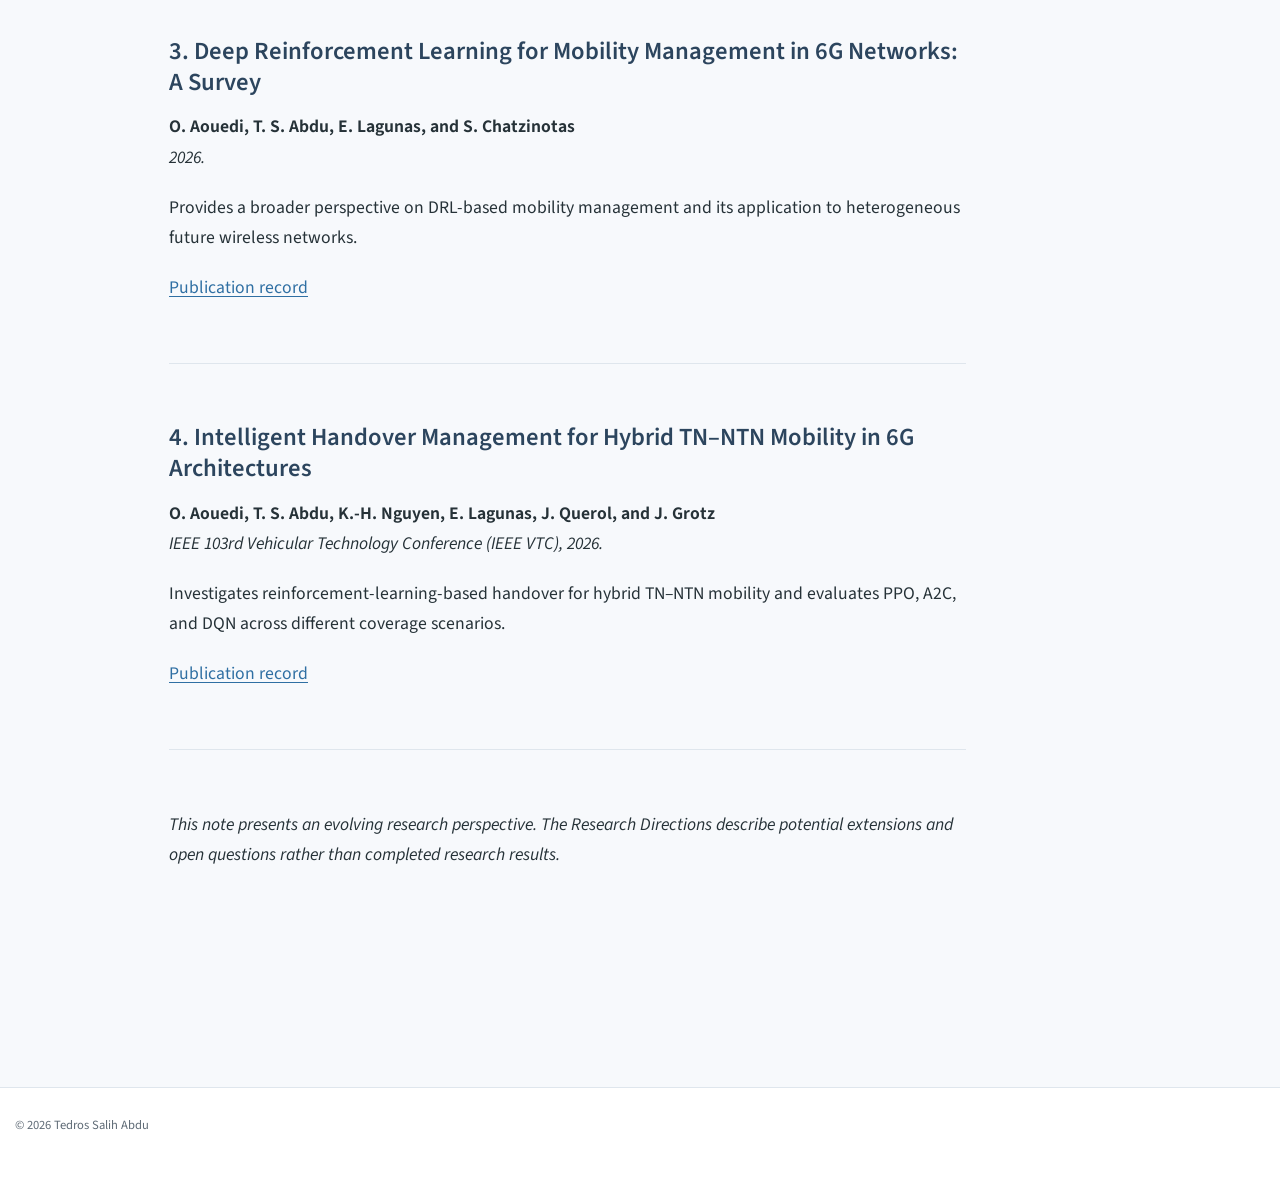
<file: ideas/tn-ntn-handover.html>
<!DOCTYPE html>
<html xmlns="http://www.w3.org/1999/xhtml" lang="en" xml:lang="en"><head>

<meta charset="utf-8">
<meta name="generator" content="quarto-1.10.19">

<meta name="viewport" content="width=device-width, initial-scale=1.0, user-scalable=yes">

<meta name="dcterms.date" content="2026-09-21">
<meta name="description" content="Research perspectives on intelligent mobility and handover across integrated terrestrial and non-terrestrial networks.">

<title>Rethinking Handover for Integrated TN–NTN Networks – Tedros Salih Abdu</title>
<style>
/* Default styles provided by pandoc.
** See https://pandoc.org/MANUAL.html#variables-for-html for config info.
*/
span.smallcaps{font-variant: small-caps;}
div.columns{display: flex; gap: 1.5em;}
div.column{flex: auto;}
@media screen {
div.columns{gap: min(4vw, 1.5em);}
div.column{overflow-x: auto;}
}
div.hanging-indent{margin-left: 1.5em; text-indent: -1.5em;}
ul.task-list{list-style: none;}
ul.task-list li input[type="checkbox"] {
  width: 0.8em;
  margin: 0 0.8em 0.2em -1em; /* quarto-specific, see https://github.com/quarto-dev/quarto-cli/issues/4556 */ 
  vertical-align: middle;
}
</style>


<script src="../site_libs/quarto-nav/quarto-nav.js"></script>
<script src="../site_libs/quarto-nav/headroom.min.js"></script>
<script src="../site_libs/clipboard/clipboard.min.js"></script>
<script src="../site_libs/quarto-search/autocomplete.umd.js"></script>
<script src="../site_libs/quarto-search/fuse.min.js"></script>
<script src="../site_libs/quarto-search/quarto-search.js"></script>
<meta name="quarto:offset" content="../">
<script src="../site_libs/quarto-html/quarto.js" type="module"></script>
<script src="../site_libs/quarto-html/tabsets/tabsets.js" type="module"></script>
<script src="../site_libs/quarto-html/popper.min.js"></script>
<script src="../site_libs/quarto-html/tippy.umd.min.js"></script>
<script src="../site_libs/quarto-html/anchor.min.js"></script>
<link href="../site_libs/quarto-html/tippy.css" rel="stylesheet">
<link href="../site_libs/quarto-html/quarto-syntax-highlighting-bf27225e3a48a9273f3daa8f8e829971.css" rel="stylesheet" id="quarto-text-highlighting-styles">
<script src="../site_libs/bootstrap/bootstrap.min.js"></script>
<link href="../site_libs/bootstrap/bootstrap-icons.css" rel="stylesheet">
<link href="../site_libs/bootstrap/bootstrap-221fb94c3ec07aa7e68c2d5abc4fc18e.min.css" rel="stylesheet" append-hash="true" id="quarto-bootstrap" data-mode="light">
<script id="quarto-search-options" type="application/json">{
  "location": "navbar",
  "copy-button": false,
  "collapse-after": 3,
  "panel-placement": "end",
  "type": "overlay",
  "limit": 50,
  "keyboard-shortcut": [
    "f",
    "/",
    "s"
  ],
  "show-item-context": false,
  "language": {
    "search-no-results-text": "No results",
    "search-matching-documents-text": "matching documents",
    "search-copy-link-title": "Copy link to search",
    "search-hide-matches-text": "Hide additional matches",
    "search-more-match-text": "more match in this document",
    "search-more-matches-text": "more matches in this document",
    "search-clear-button-title": "Clear",
    "search-text-placeholder": "",
    "search-detached-cancel-button-title": "Cancel",
    "search-submit-button-title": "Submit",
    "search-label": "Search"
  }
}</script>
<style>html{ scroll-behavior: smooth; }</style>


<link rel="stylesheet" href="../styles.css">
</head>

<body class="nav-fixed quarto-light">

<div id="quarto-search-results"></div>
  <header id="quarto-header" class="headroom fixed-top">
    <nav class="navbar navbar-expand-lg " data-bs-theme="dark">
      <div class="navbar-container container-fluid">
      <div class="navbar-brand-container mx-auto">
    <a class="navbar-brand" href="../index.html">
    <span class="navbar-title">Tedros Salih Abdu</span>
    </a>
  </div>
            <div id="quarto-search" class="" title="Search"></div>
          <button class="navbar-toggler" type="button" data-bs-toggle="collapse" data-bs-target="#navbarCollapse" aria-controls="navbarCollapse" role="menu" aria-expanded="false" aria-label="Toggle navigation" onclick="if (window.quartoToggleHeadroom) { window.quartoToggleHeadroom(); }">
  <span class="navbar-toggler-icon"></span>
</button>
          <div class="collapse navbar-collapse" id="navbarCollapse">
            <ul class="navbar-nav navbar-nav-scroll me-auto">
  <li class="nav-item">
    <a class="nav-link" href="../index.html"> 
<span class="menu-text">Home</span></a>
  </li>  
  <li class="nav-item">
    <a class="nav-link" href="../research.html"> 
<span class="menu-text">Research</span></a>
  </li>  
  <li class="nav-item">
    <a class="nav-link" href="../publications.html"> 
<span class="menu-text">Publications</span></a>
  </li>  
  <li class="nav-item">
    <a class="nav-link" href="../ideas.html"> 
<span class="menu-text">Ideas</span></a>
  </li>  
  <li class="nav-item">
    <a class="nav-link" href="../about.html"> 
<span class="menu-text">About</span></a>
  </li>  
</ul>
            <ul class="navbar-nav navbar-nav-scroll ms-auto">
  <li class="nav-item">
    <a class="nav-link" href="https://scholar.google.com/citations?user=63dpB2wAAAAJ&amp;hl=en"> 
<span class="menu-text">Google Scholar</span></a>
  </li>  
</ul>
          </div> <!-- /navcollapse -->
            <div class="quarto-navbar-tools">
</div>
      </div> <!-- /container-fluid -->
    </nav>
</header>
<!-- content -->
<div id="quarto-content" class="quarto-container page-columns page-rows-contents page-layout-article page-navbar">
<!-- sidebar -->
<!-- margin-sidebar -->
    <div id="quarto-margin-sidebar" class="sidebar margin-sidebar">
        <nav id="TOC" role="doc-toc" class="toc-active">
    <h2 id="toc-title">On this page</h2>
   
  <ul>
  <li><a href="#from-leo-handover-to-tnntn-mobility" id="toc-from-leo-handover-to-tnntn-mobility" class="nav-link active" data-scroll-target="#from-leo-handover-to-tnntn-mobility">From LEO Handover to TN–NTN Mobility</a></li>
  <li><a href="#handover-is-more-than-a-radio-decision" id="toc-handover-is-more-than-a-radio-decision" class="nav-link" data-scroll-target="#handover-is-more-than-a-radio-decision">Handover Is More Than a Radio Decision</a></li>
  <li><a href="#from-rule-based-to-intelligent-handover" id="toc-from-rule-based-to-intelligent-handover" class="nav-link" data-scroll-target="#from-rule-based-to-intelligent-handover">From Rule-Based to Intelligent Handover</a></li>
  <li><a href="#learning-based-mobility-management" id="toc-learning-based-mobility-management" class="nav-link" data-scroll-target="#learning-based-mobility-management">Learning-Based Mobility Management</a></li>
  <li><a href="#research-directions" id="toc-research-directions" class="nav-link" data-scroll-target="#research-directions">Research Directions</a>
  <ul class="collapse">
  <li><a href="#context-aware-and-predictive-handover" id="toc-context-aware-and-predictive-handover" class="nav-link" data-scroll-target="#context-aware-and-predictive-handover">1. Context-Aware and Predictive Handover</a></li>
  <li><a href="#hybrid-optimization-and-learning" id="toc-hybrid-optimization-and-learning" class="nav-link" data-scroll-target="#hybrid-optimization-and-learning">2. Hybrid Optimization and Learning</a></li>
  <li><a href="#service--and-resource-aware-mobility" id="toc-service--and-resource-aware-mobility" class="nav-link" data-scroll-target="#service--and-resource-aware-mobility">3. Service- and Resource-Aware Mobility</a></li>
  <li><a href="#mobility-aware-tnntn-architecture" id="toc-mobility-aware-tnntn-architecture" class="nav-link" data-scroll-target="#mobility-aware-tnntn-architecture">4. Mobility-Aware TN–NTN Architecture</a></li>
  </ul></li>
  <li><a href="#research-perspective" id="toc-research-perspective" class="nav-link" data-scroll-target="#research-perspective">Research Perspective</a></li>
  <li><a href="#related-publications" id="toc-related-publications" class="nav-link" data-scroll-target="#related-publications">Related Publications</a>
  <ul class="collapse">
  <li><a href="#demand-aware-flexible-handover-strategy-for-leo-constellation" id="toc-demand-aware-flexible-handover-strategy-for-leo-constellation" class="nav-link" data-scroll-target="#demand-aware-flexible-handover-strategy-for-leo-constellation">1. Demand-Aware Flexible Handover Strategy for LEO Constellation</a></li>
  <li><a href="#satellite-and-mobile-network-operator-cooperation-models-for-efficient-handover-in-6g-tn-ntn" id="toc-satellite-and-mobile-network-operator-cooperation-models-for-efficient-handover-in-6g-tn-ntn" class="nav-link" data-scroll-target="#satellite-and-mobile-network-operator-cooperation-models-for-efficient-handover-in-6g-tn-ntn">2. Satellite and Mobile Network Operator Cooperation Models for Efficient Handover in 6G-TN-NTN</a></li>
  <li><a href="#deep-reinforcement-learning-for-mobility-management-in-6g-networks-a-survey" id="toc-deep-reinforcement-learning-for-mobility-management-in-6g-networks-a-survey" class="nav-link" data-scroll-target="#deep-reinforcement-learning-for-mobility-management-in-6g-networks-a-survey">3. Deep Reinforcement Learning for Mobility Management in 6G Networks: A Survey</a></li>
  <li><a href="#intelligent-handover-management-for-hybrid-tnntn-mobility-in-6g-architectures" id="toc-intelligent-handover-management-for-hybrid-tnntn-mobility-in-6g-architectures" class="nav-link" data-scroll-target="#intelligent-handover-management-for-hybrid-tnntn-mobility-in-6g-architectures">4. Intelligent Handover Management for Hybrid TN–NTN Mobility in 6G Architectures</a></li>
  </ul></li>
  </ul>
</nav>
    </div>
<!-- main -->
<main class="content" id="quarto-document-content">

<header id="title-block-header" class="quarto-title-block default">
<div class="quarto-title">
<h1 class="title">Rethinking Handover for Integrated TN–NTN Networks</h1>
  <div class="quarto-categories">
    <div class="quarto-category">TN/NTN</div>
    <div class="quarto-category">Mobility</div>
    <div class="quarto-category">Handover</div>
    <div class="quarto-category">6G</div>
    <div class="quarto-category">AI/ML</div>
  </div>
  </div>

<div>
  <div class="description">
    Research perspectives on intelligent mobility and handover across integrated terrestrial and non-terrestrial networks.
  </div>
</div>


<div class="quarto-title-meta">

    
    <div>
    <div class="quarto-title-meta-heading">Published</div>
    <div class="quarto-title-meta-contents">
      <p class="date">September 21, 2026</p>
    </div>
  </div>
  
    
  </div>
  


</header>


<p>The integration of <strong>terrestrial networks (TN) and non-terrestrial networks (NTN)</strong> creates new opportunities for ubiquitous and resilient connectivity. It also changes the nature of mobility management.</p>
<p>In a conventional terrestrial network, handover is primarily associated with user movement between cells. In NTN, the network itself may be moving: satellites and their coverage areas evolve continuously relative to users on the ground.</p>
<p>When TN and NTN are integrated, mobility management therefore becomes a broader decision problem involving <strong>radio conditions, satellite visibility, user demand, network availability, service requirements, and handover cost</strong>.</p>
<p>My research in this area has evolved from <strong>demand-aware handover in LEO constellations</strong> toward <strong>intelligent mobility management for integrated TN–NTN systems</strong>.</p>
<hr>
<section id="from-leo-handover-to-tnntn-mobility" class="level2">
<h2 class="anchored" data-anchor-id="from-leo-handover-to-tnntn-mobility">From LEO Handover to TN–NTN Mobility</h2>
<p>LEO constellations introduce an inherent mobility challenge. Even for a stationary user, the serving satellite remains visible only for a limited period.</p>
<p>This leads to a fundamental question:</p>
<blockquote class="blockquote">
<p>How can continuous service be maintained while avoiding unnecessary handovers?</p>
</blockquote>
<p>In our earlier work on <strong>demand-aware flexible handover for LEO constellations</strong>, we considered handover together with user traffic demand. The objective was to reduce the number of handovers while continuously satisfying the required user demand.</p>
<p>This work motivated a broader perspective: handover should not depend only on which satellite is visible or which link is strongest. The decision should also consider whether the serving network can continue satisfying the user’s service requirements.</p>
<p>The problem becomes more complex in integrated TN–NTN systems because a user may have multiple connectivity alternatives, including terrestrial cells, satellite beams, and different satellites.</p>
<p>The decision therefore changes from:</p>
<blockquote class="blockquote">
<p>Which satellite should serve the user?</p>
</blockquote>
<p>to:</p>
<blockquote class="blockquote">
<p>Which network, cell, beam, or satellite should serve the user, and when is switching actually beneficial?</p>
</blockquote>
<hr>
</section>
<section id="handover-is-more-than-a-radio-decision" class="level2">
<h2 class="anchored" data-anchor-id="handover-is-more-than-a-radio-decision">Handover Is More Than a Radio Decision</h2>
<p>Integrated TN–NTN mobility involves several interacting factors:</p>
<ul>
<li>radio-link quality,</li>
<li>satellite visibility and coverage evolution,</li>
<li>terrestrial-network availability,</li>
<li>user mobility,</li>
<li>traffic and service requirements,</li>
<li>network load,</li>
<li>handover interruption,</li>
<li>connection failures,</li>
<li>and ping-pong behavior.</li>
</ul>
<p>There is also an architectural dimension.</p>
<p>Terrestrial connectivity may be provided by a <strong>Mobile Network Operator (MNO)</strong> while satellite connectivity is provided by a <strong>Satellite Network Operator (SNO)</strong>.</p>
<p>Our work on MNO–SNO cooperation examined how roaming and network cooperation affect mobility between terrestrial and satellite networks. This highlights an important point: seamless TN–NTN mobility depends not only on the handover algorithm but also on the architecture supporting the transition.</p>
<p>Future handover mechanisms may therefore need to reason jointly about <strong>radio conditions and network context</strong>.</p>
<hr>
</section>
<section id="from-rule-based-to-intelligent-handover" class="level2">
<h2 class="anchored" data-anchor-id="from-rule-based-to-intelligent-handover">From Rule-Based to Intelligent Handover</h2>
<p>Conventional handover mechanisms commonly use radio measurements together with parameters such as thresholds, hysteresis, and time-to-trigger.</p>
<p>These mechanisms remain important, but integrated TN–NTN environments introduce additional information that could potentially improve mobility decisions.</p>
<p>For example, a handover controller could consider:</p>
<p><strong>Radio context</strong> — signal quality, interference, and link availability.</p>
<p><strong>NTN context</strong> — satellite position, elevation, visibility duration, and beam evolution.</p>
<p><strong>User context</strong> — mobility, traffic demand, and service requirements.</p>
<p><strong>Network context</strong> — load, resource availability, and candidate-network conditions.</p>
<p><strong>Architectural context</strong> — MNO/SNO cooperation and expected handover interruption.</p>
<p><strong>Predictive context</strong> — future satellite visibility and expected network conditions.</p>
<p>This changes handover from a largely reactive event toward a potentially <strong>context-aware and predictive decision process</strong>.</p>
<hr>
</section>
<section id="learning-based-mobility-management" class="level2">
<h2 class="anchored" data-anchor-id="learning-based-mobility-management">Learning-Based Mobility Management</h2>
<p>Deep reinforcement learning (DRL) provides one framework for studying such sequential mobility decisions.</p>
<p>Instead of optimizing each handover independently, an RL agent can learn a policy that considers the longer-term consequences of remaining with the current network or moving to another candidate.</p>
<p>In our recent work, we evaluated <strong>PPO, A2C, and DQN</strong> for handover management across hybrid TN–NTN scenarios.</p>
<p>An important observation is that the relative behavior of these algorithms depends on the considered coverage environment. This suggests that simply introducing AI/ML does not automatically solve the mobility problem.</p>
<p>The <strong>state representation, reward formulation, network scenario, training environment, and algorithm</strong> all matter.</p>
<p>For me, this leads to a more interesting research question:</p>
<blockquote class="blockquote">
<p>How can mobility intelligence adapt to the characteristics of the TN–NTN environment rather than relying on one fixed handover strategy?</p>
</blockquote>
<hr>
</section>
<section id="research-directions" class="level2">
<h2 class="anchored" data-anchor-id="research-directions">Research Directions</h2>
<p>Building on these results, I am particularly interested in four directions.</p>
<section id="context-aware-and-predictive-handover" class="level3">
<h3 class="anchored" data-anchor-id="context-aware-and-predictive-handover">1. Context-Aware and Predictive Handover</h3>
<p>Satellite trajectories provide information that is fundamentally different from conventional terrestrial mobility: much of the satellite motion is predictable.</p>
<p>This creates opportunities to combine current radio measurements with information about:</p>
<ul>
<li>future satellite visibility,</li>
<li>expected coverage evolution,</li>
<li>user trajectory,</li>
<li>service requirements,</li>
<li>and network conditions.</li>
</ul>
<p>A key question is whether this information can enable <strong>proactive handover decisions</strong> rather than waiting until link degradation triggers a transition.</p>
<hr>
</section>
<section id="hybrid-optimization-and-learning" class="level3">
<h3 class="anchored" data-anchor-id="hybrid-optimization-and-learning">2. Hybrid Optimization and Learning</h3>
<p>My earlier LEO handover work used optimization-based methods, while more recent work investigates learning-based mobility management.</p>
<p>These approaches have complementary strengths.</p>
<p>Model-based optimization can exploit known system structure and constraints. Learning can be useful when decisions involve complex dynamics and long-term consequences.</p>
<p>This motivates hybrid approaches such as:</p>
<ul>
<li>optimization-guided reinforcement learning,</li>
<li>learning-assisted candidate selection,</li>
<li>model-based constraints for learned policies,</li>
<li>and hierarchical TN–NTN decision making.</li>
</ul>
<p>The objective is not simply to replace optimization with AI, but to determine <strong>where learning adds measurable value</strong>.</p>
<hr>
</section>
<section id="service--and-resource-aware-mobility" class="level3">
<h3 class="anchored" data-anchor-id="service--and-resource-aware-mobility">3. Service- and Resource-Aware Mobility</h3>
<p>The strongest instantaneous radio link may not always be the most appropriate serving network.</p>
<p>Future mobility decisions could jointly consider:</p>
<ul>
<li>link quality,</li>
<li>user QoS,</li>
<li>traffic demand,</li>
<li>terrestrial and satellite resources,</li>
<li>network congestion,</li>
<li>and expected connection duration.</li>
</ul>
<p>This connects mobility management with another major area of my research: <strong>radio-resource management</strong>.</p>
<p>A broader question is therefore:</p>
<blockquote class="blockquote">
<p>Can mobility and resource management be optimized jointly rather than treated as independent network functions?</p>
</blockquote>
<hr>
</section>
<section id="mobility-aware-tnntn-architecture" class="level3">
<h3 class="anchored" data-anchor-id="mobility-aware-tnntn-architecture">4. Mobility-Aware TN–NTN Architecture</h3>
<p>The network architecture itself can influence handover latency, signaling, and service continuity.</p>
<p>This makes MNO–SNO cooperation, core-network integration, and mobility procedures part of the research problem.</p>
<p>An important direction is to investigate which architectural assumptions enable intelligent mobility mechanisms to operate effectively and how mobility algorithms should adapt when those assumptions change.</p>
<hr>
</section>
</section>
<section id="research-perspective" class="level2">
<h2 class="anchored" data-anchor-id="research-perspective">Research Perspective</h2>
<p>The evolution from LEO satellite handover toward integrated TN–NTN mobility suggests that future handover mechanisms will need to operate across several dimensions:</p>
<p><strong>radio conditions + satellite dynamics + user requirements + network resources + architecture + prediction</strong></p>
<p>The research challenge is therefore broader than finding a better handover threshold.</p>
<p>The objective is to determine <strong>when to hand over, where to hand over, and whether a handover is worthwhile</strong>, while maintaining service continuity and using terrestrial and non-terrestrial resources efficiently.</p>
<p>This is the direction I am continuing to explore through <strong>system modeling, mathematical optimization, machine learning, and system-level evaluation</strong>.</p>
<hr>
</section>
<section id="related-publications" class="level2">
<h2 class="anchored" data-anchor-id="related-publications">Related Publications</h2>
<section id="demand-aware-flexible-handover-strategy-for-leo-constellation" class="level3">
<h3 class="anchored" data-anchor-id="demand-aware-flexible-handover-strategy-for-leo-constellation">1. Demand-Aware Flexible Handover Strategy for LEO Constellation</h3>
<p><strong>T. S. Abdu, E. Lagunas, V. N. Ha, J. Grotz, S. Kisseleff, and S. Chatzinotas</strong><br>
<em>IEEE ICC Workshops, Rome, Italy, 2023.</em></p>
<p>Investigates demand-aware LEO satellite handover with the objective of reducing unnecessary handovers while satisfying user demand.</p>
<p><a href="https://orbilu.uni.lu/handle/10993/54766">Publication record</a></p>
<hr>
</section>
<section id="satellite-and-mobile-network-operator-cooperation-models-for-efficient-handover-in-6g-tn-ntn" class="level3">
<h3 class="anchored" data-anchor-id="satellite-and-mobile-network-operator-cooperation-models-for-efficient-handover-in-6g-tn-ntn">2. Satellite and Mobile Network Operator Cooperation Models for Efficient Handover in 6G-TN-NTN</h3>
<p><strong>T. S. Abdu, E. Lagunas, F. Ortiz, J. Querol, J. Grotz, M. O. K. Mendonça, O. Aouedi, and S. Chatzinotas</strong><br>
<em>15th EASN International Conference, Madrid, Spain, 2025.</em></p>
<p>Examines MNO–SNO cooperation and mobility procedures for integrated TN–NTN connectivity.</p>
<p><a href="https://orbilu.uni.lu/handle/10993/66732">Publication record</a></p>
<hr>
</section>
<section id="deep-reinforcement-learning-for-mobility-management-in-6g-networks-a-survey" class="level3">
<h3 class="anchored" data-anchor-id="deep-reinforcement-learning-for-mobility-management-in-6g-networks-a-survey">3. Deep Reinforcement Learning for Mobility Management in 6G Networks: A Survey</h3>
<p><strong>O. Aouedi, T. S. Abdu, E. Lagunas, and S. Chatzinotas</strong><br>
<em>2026.</em></p>
<p>Provides a broader perspective on DRL-based mobility management and its application to heterogeneous future wireless networks.</p>
<p><a href="https://orbilu.uni.lu/handle/10993/68539">Publication record</a></p>
<hr>
</section>
<section id="intelligent-handover-management-for-hybrid-tnntn-mobility-in-6g-architectures" class="level3">
<h3 class="anchored" data-anchor-id="intelligent-handover-management-for-hybrid-tnntn-mobility-in-6g-architectures">4. Intelligent Handover Management for Hybrid TN–NTN Mobility in 6G Architectures</h3>
<p><strong>O. Aouedi, T. S. Abdu, K.-H. Nguyen, E. Lagunas, J. Querol, and J. Grotz</strong><br>
<em>IEEE 103rd Vehicular Technology Conference (IEEE VTC), 2026.</em></p>
<p>Investigates reinforcement-learning-based handover for hybrid TN–NTN mobility and evaluates PPO, A2C, and DQN across different coverage scenarios.</p>
<p><a href="https://orbilu.uni.lu/handle/10993/69015">Publication record</a></p>
<hr>
<p><em>This note presents an evolving research perspective. The Research Directions describe potential extensions and open questions rather than completed research results.</em></p>


</section>
</section>

</main> <!-- /main -->
<script id="quarto-html-after-body" type="application/javascript">
  window.document.addEventListener("DOMContentLoaded", function (event) {
    const icon = "";
    const anchorJS = new window.AnchorJS();
    anchorJS.options = {
      placement: 'right',
      icon: icon
    };
    anchorJS.add('.anchored');
    const isCodeAnnotation = (el) => {
      for (const clz of el.classList) {
        if (clz.startsWith('code-annotation-')) {                     
          return true;
        }
      }
      return false;
    }
    const onCopySuccess = function(e) {
      // button target
      const button = e.trigger;
      // don't keep focus
      button.blur();
      // flash "checked"
      button.classList.add('code-copy-button-checked');
      var currentTitle = button.getAttribute("title");
      button.setAttribute("title", "Copied!");
      let tooltip;
      if (window.bootstrap) {
        button.setAttribute("data-bs-toggle", "tooltip");
        button.setAttribute("data-bs-placement", "left");
        button.setAttribute("data-bs-title", "Copied!");
        tooltip = new bootstrap.Tooltip(button, 
          { trigger: "manual", 
            customClass: "code-copy-button-tooltip",
            offset: [0, -8]});
        tooltip.show();    
      }
      setTimeout(function() {
        if (tooltip) {
          tooltip.hide();
          button.removeAttribute("data-bs-title");
          button.removeAttribute("data-bs-toggle");
          button.removeAttribute("data-bs-placement");
        }
        button.setAttribute("title", currentTitle);
        button.classList.remove('code-copy-button-checked');
      }, 1000);
      // clear code selection
      e.clearSelection();
    }
    const getTextToCopy = function(trigger) {
      const outerScaffold = trigger.parentElement.cloneNode(true);
      const codeEl = outerScaffold.querySelector('code');
      for (const childEl of codeEl.children) {
        if (isCodeAnnotation(childEl)) {
          childEl.remove();
        }
      }
      return codeEl.innerText;
    }
    const clipboard = new window.ClipboardJS('.code-copy-button:not([data-in-quarto-modal])', {
      text: getTextToCopy
    });
    clipboard.on('success', onCopySuccess);
    if (window.document.getElementById('quarto-embedded-source-code-modal')) {
      const clipboardModal = new window.ClipboardJS('.code-copy-button[data-in-quarto-modal]', {
        text: getTextToCopy,
        container: window.document.getElementById('quarto-embedded-source-code-modal')
      });
      clipboardModal.on('success', onCopySuccess);
    }
      var localhostRegex = new RegExp(/^(?:http|https):\/\/localhost\:?[0-9]*\//);
      var mailtoRegex = new RegExp(/^mailto:/);
        var filterRegex = new RegExp("https:\/\/tedrosabdu\.github\.io");
      var isInternal = (href) => {
          return filterRegex.test(href) || localhostRegex.test(href) || mailtoRegex.test(href);
      }
      // Inspect non-navigation links and adorn them if external
     var links = window.document.querySelectorAll('a[href]:not(.nav-link):not(.navbar-brand):not(.toc-action):not(.sidebar-link):not(.sidebar-item-toggle):not(.pagination-link):not(.no-external):not([aria-hidden]):not(.dropdown-item):not(.quarto-navigation-tool):not(.about-link)');
      for (var i=0; i<links.length; i++) {
        const link = links[i];
        if (!isInternal(link.href)) {
          // undo the damage that might have been done by quarto-nav.js in the case of
          // links that we want to consider external
          if (link.dataset.originalHref !== undefined) {
            link.href = link.dataset.originalHref;
          }
            // target, if specified
            link.setAttribute("target", "_blank");
            if (link.getAttribute("rel") === null) {
              link.setAttribute("rel", "noopener");
            }
        }
      }
    function tippyHover(el, contentFn, onTriggerFn, onUntriggerFn) {
      const config = {
        allowHTML: true,
        maxWidth: 500,
        delay: 100,
        arrow: false,
        appendTo: function(el) {
            return el.parentElement;
        },
        interactive: true,
        interactiveBorder: 10,
        theme: 'quarto',
        placement: 'bottom-start',
      };
      if (contentFn) {
        config.content = contentFn;
      }
      if (onTriggerFn) {
        config.onTrigger = onTriggerFn;
      }
      if (onUntriggerFn) {
        config.onUntrigger = onUntriggerFn;
      }
      window.tippy(el, config); 
    }
    const noterefs = window.document.querySelectorAll('a[role="doc-noteref"]');
    for (var i=0; i<noterefs.length; i++) {
      const ref = noterefs[i];
      tippyHover(ref, function() {
        // use id or data attribute instead here
        let href = ref.getAttribute('data-footnote-href') || ref.getAttribute('href');
        try { href = new URL(href).hash; } catch {}
        const id = href.replace(/^#\/?/, "");
        const note = window.document.getElementById(id);
        if (note) {
          return note.innerHTML;
        } else {
          return "";
        }
      });
    }
    const xrefs = window.document.querySelectorAll('a.quarto-xref');
    const processXRef = (id, note) => {
      // Strip column container classes
      const stripColumnClz = (el) => {
        el.classList.remove("page-full", "page-columns");
        if (el.children) {
          for (const child of el.children) {
            stripColumnClz(child);
          }
        }
      }
      stripColumnClz(note)
      if (id === null || id.startsWith('sec-')) {
        // Special case sections, only their first couple elements
        const container = document.createElement("div");
        if (note.children && note.children.length > 2) {
          container.appendChild(note.children[0].cloneNode(true));
          for (let i = 1; i < note.children.length; i++) {
            const child = note.children[i];
            if (child.tagName === "P" && child.innerText === "") {
              continue;
            } else {
              container.appendChild(child.cloneNode(true));
              break;
            }
          }
          if (window.Quarto?.typesetMath) {
            window.Quarto.typesetMath(container);
          }
          return container.innerHTML
        } else {
          if (window.Quarto?.typesetMath) {
            window.Quarto.typesetMath(note);
          }
          return note.innerHTML;
        }
      } else {
        // Remove any anchor links if they are present
        const anchorLink = note.querySelector('a.anchorjs-link');
        if (anchorLink) {
          anchorLink.remove();
        }
        if (window.Quarto?.typesetMath) {
          window.Quarto.typesetMath(note);
        }
        if (note.classList.contains("callout")) {
          return note.outerHTML;
        } else {
          return note.innerHTML;
        }
      }
    }
    for (var i=0; i<xrefs.length; i++) {
      const xref = xrefs[i];
      tippyHover(xref, undefined, function(instance) {
        instance.disable();
        let url = xref.getAttribute('href');
        let hash = undefined; 
        if (url.startsWith('#')) {
          hash = url;
        } else {
          try { hash = new URL(url).hash; } catch {}
        }
        if (hash) {
          const id = hash.replace(/^#\/?/, "");
          const note = window.document.getElementById(id);
          if (note !== null) {
            try {
              const html = processXRef(id, note.cloneNode(true));
              instance.setContent(html);
            } finally {
              instance.enable();
              instance.show();
            }
          } else {
            // See if we can fetch this
            fetch(url.split('#')[0])
            .then(res => res.text())
            .then(html => {
              const parser = new DOMParser();
              const htmlDoc = parser.parseFromString(html, "text/html");
              const note = htmlDoc.getElementById(id);
              if (note !== null) {
                const html = processXRef(id, note);
                instance.setContent(html);
              } 
            }).finally(() => {
              instance.enable();
              instance.show();
            });
          }
        } else {
          // See if we can fetch a full url (with no hash to target)
          // This is a special case and we should probably do some content thinning / targeting
          fetch(url)
          .then(res => res.text())
          .then(html => {
            const parser = new DOMParser();
            const htmlDoc = parser.parseFromString(html, "text/html");
            const note = htmlDoc.querySelector('main.content');
            if (note !== null) {
              // This should only happen for chapter cross references
              // (since there is no id in the URL)
              // remove the first header
              if (note.children.length > 0 && note.children[0].tagName === "HEADER") {
                note.children[0].remove();
              }
              const html = processXRef(null, note);
              instance.setContent(html);
            } 
          }).finally(() => {
            instance.enable();
            instance.show();
          });
        }
      }, function(instance) {
      });
    }
        let selectedAnnoteEl;
        const selectorForAnnotation = ( cell, annotation) => {
          let cellAttr = 'data-code-cell="' + cell + '"';
          let lineAttr = 'data-code-annotation="' +  annotation + '"';
          const selector = 'span[' + cellAttr + '][' + lineAttr + ']';
          return selector;
        }
        const selectCodeLines = (annoteEl) => {
          const doc = window.document;
          const targetCell = annoteEl.getAttribute("data-target-cell");
          const targetAnnotation = annoteEl.getAttribute("data-target-annotation");
          const annoteSpan = window.document.querySelector(selectorForAnnotation(targetCell, targetAnnotation));
          const lines = annoteSpan.getAttribute("data-code-lines").split(",");
          const lineIds = lines.map((line) => {
            return targetCell + "-" + line;
          })
          let top = null;
          let height = null;
          let parent = null;
          if (lineIds.length > 0) {
              //compute the position of the single el (top and bottom and make a div)
              const el = window.document.getElementById(lineIds[0]);
              top = el.offsetTop;
              height = el.offsetHeight;
              parent = el.parentElement.parentElement;
            if (lineIds.length > 1) {
              const lastEl = window.document.getElementById(lineIds[lineIds.length - 1]);
              const bottom = lastEl.offsetTop + lastEl.offsetHeight;
              height = bottom - top;
            }
            if (top !== null && height !== null && parent !== null) {
              // cook up a div (if necessary) and position it 
              let div = window.document.getElementById("code-annotation-line-highlight");
              if (div === null) {
                div = window.document.createElement("div");
                div.setAttribute("id", "code-annotation-line-highlight");
                div.style.position = 'absolute';
                parent.appendChild(div);
              }
              div.style.top = top - 2 + "px";
              div.style.height = height + 4 + "px";
              div.style.left = 0;
              let gutterDiv = window.document.getElementById("code-annotation-line-highlight-gutter");
              if (gutterDiv === null) {
                gutterDiv = window.document.createElement("div");
                gutterDiv.setAttribute("id", "code-annotation-line-highlight-gutter");
                gutterDiv.style.position = 'absolute';
                const codeCell = window.document.getElementById(targetCell);
                const gutter = codeCell.querySelector('.code-annotation-gutter');
                gutter.appendChild(gutterDiv);
              }
              gutterDiv.style.top = top - 2 + "px";
              gutterDiv.style.height = height + 4 + "px";
            }
            selectedAnnoteEl = annoteEl;
          }
        };
        const unselectCodeLines = () => {
          const elementsIds = ["code-annotation-line-highlight", "code-annotation-line-highlight-gutter"];
          elementsIds.forEach((elId) => {
            const div = window.document.getElementById(elId);
            if (div) {
              div.remove();
            }
          });
          selectedAnnoteEl = undefined;
        };
          // Handle positioning of the toggle
      window.addEventListener(
        "resize",
        throttle(() => {
          elRect = undefined;
          if (selectedAnnoteEl) {
            selectCodeLines(selectedAnnoteEl);
          }
        }, 10)
      );
      function throttle(fn, ms) {
      let throttle = false;
      let timer;
        return (...args) => {
          if(!throttle) { // first call gets through
              fn.apply(this, args);
              throttle = true;
          } else { // all the others get throttled
              if(timer) clearTimeout(timer); // cancel #2
              timer = setTimeout(() => {
                fn.apply(this, args);
                timer = throttle = false;
              }, ms);
          }
        };
      }
        // Attach click handler to the DT
        const annoteDls = window.document.querySelectorAll('dt[data-target-cell]');
        for (const annoteDlNode of annoteDls) {
          annoteDlNode.addEventListener('click', (event) => {
            const clickedEl = event.target;
            if (clickedEl !== selectedAnnoteEl) {
              unselectCodeLines();
              const activeEl = window.document.querySelector('dt[data-target-cell].code-annotation-active');
              if (activeEl) {
                activeEl.classList.remove('code-annotation-active');
              }
              selectCodeLines(clickedEl);
              clickedEl.classList.add('code-annotation-active');
            } else {
              // Unselect the line
              unselectCodeLines();
              clickedEl.classList.remove('code-annotation-active');
            }
          });
        }
    const findCites = (el) => {
      const parentEl = el.parentElement;
      if (parentEl) {
        const cites = parentEl.dataset.cites;
        if (cites) {
          return {
            el,
            cites: cites.split(' ')
          };
        } else {
          return findCites(el.parentElement)
        }
      } else {
        return undefined;
      }
    };
    var bibliorefs = window.document.querySelectorAll('a[role="doc-biblioref"]');
    for (var i=0; i<bibliorefs.length; i++) {
      const ref = bibliorefs[i];
      const citeInfo = findCites(ref);
      if (citeInfo) {
        tippyHover(citeInfo.el, function() {
          var popup = window.document.createElement('div');
          citeInfo.cites.forEach(function(cite) {
            var citeDiv = window.document.createElement('div');
            citeDiv.classList.add('hanging-indent');
            citeDiv.classList.add('csl-entry');
            var biblioDiv = window.document.getElementById('ref-' + cite);
            if (biblioDiv) {
              citeDiv.innerHTML = biblioDiv.innerHTML;
            }
            popup.appendChild(citeDiv);
          });
          return popup.innerHTML;
        });
      }
    }
  });
  </script>
</div> <!-- /content -->
<footer class="footer">
  <div class="nav-footer">
    <div class="nav-footer-left">
<p>© 2026 Tedros Salih Abdu</p>
</div>   
    <div class="nav-footer-center">
      &nbsp;
    </div>
    <div class="nav-footer-right">
      &nbsp;
    </div>
  </div>
</footer>




<script src="../site_libs/quarto-html/zenscroll-min.js"></script>
</body></html>
</file>
<file: site_libs/quarto-html/tippy.css>
.tippy-box[data-animation=fade][data-state=hidden]{opacity:0}[data-tippy-root]{max-width:calc(100vw - 10px)}.tippy-box{position:relative;background-color:#333;color:#fff;border-radius:4px;font-size:14px;line-height:1.4;white-space:normal;outline:0;transition-property:transform,visibility,opacity}.tippy-box[data-placement^=top]>.tippy-arrow{bottom:0}.tippy-box[data-placement^=top]>.tippy-arrow:before{bottom:-7px;left:0;border-width:8px 8px 0;border-top-color:initial;transform-origin:center top}.tippy-box[data-placement^=bottom]>.tippy-arrow{top:0}.tippy-box[data-placement^=bottom]>.tippy-arrow:before{top:-7px;left:0;border-width:0 8px 8px;border-bottom-color:initial;transform-origin:center bottom}.tippy-box[data-placement^=left]>.tippy-arrow{right:0}.tippy-box[data-placement^=left]>.tippy-arrow:before{border-width:8px 0 8px 8px;border-left-color:initial;right:-7px;transform-origin:center left}.tippy-box[data-placement^=right]>.tippy-arrow{left:0}.tippy-box[data-placement^=right]>.tippy-arrow:before{left:-7px;border-width:8px 8px 8px 0;border-right-color:initial;transform-origin:center right}.tippy-box[data-inertia][data-state=visible]{transition-timing-function:cubic-bezier(.54,1.5,.38,1.11)}.tippy-arrow{width:16px;height:16px;color:#333}.tippy-arrow:before{content:"";position:absolute;border-color:transparent;border-style:solid}.tippy-content{position:relative;padding:5px 9px;z-index:1}
</file>
<file: site_libs/quarto-html/quarto-syntax-highlighting-bf27225e3a48a9273f3daa8f8e829971.css>
/* quarto syntax highlight colors */
:root {
  --quarto-hl-ot-color: #003B4F;
  --quarto-hl-at-color: #657422;
  --quarto-hl-ss-color: #20794D;
  --quarto-hl-an-color: #5E5E5E;
  --quarto-hl-fu-color: #4758AB;
  --quarto-hl-st-color: #20794D;
  --quarto-hl-cf-color: #003B4F;
  --quarto-hl-op-color: #5E5E5E;
  --quarto-hl-er-color: #AD0000;
  --quarto-hl-bn-color: #AD0000;
  --quarto-hl-al-color: #AD0000;
  --quarto-hl-va-color: #111111;
  --quarto-hl-bu-color: inherit;
  --quarto-hl-ex-color: inherit;
  --quarto-hl-pp-color: #AD0000;
  --quarto-hl-in-color: #5E5E5E;
  --quarto-hl-vs-color: #20794D;
  --quarto-hl-wa-color: #5E5E5E;
  --quarto-hl-do-color: #5E5E5E;
  --quarto-hl-im-color: #00769E;
  --quarto-hl-ch-color: #20794D;
  --quarto-hl-dt-color: #AD0000;
  --quarto-hl-fl-color: #AD0000;
  --quarto-hl-co-color: #5E5E5E;
  --quarto-hl-cv-color: #5E5E5E;
  --quarto-hl-cn-color: #8f5902;
  --quarto-hl-sc-color: #5E5E5E;
  --quarto-hl-dv-color: #AD0000;
  --quarto-hl-kw-color: #003B4F;
}

/* other quarto variables */
:root {
  --quarto-font-monospace: SFMono-Regular, Menlo, Monaco, Consolas, "Liberation Mono", "Courier New", monospace;
}

/* syntax highlight based on Pandoc's rules */
pre > code.sourceCode > span {
  color: #003B4F;
}

code.sourceCode > span {
  color: #003B4F;
}

div.sourceCode,
div.sourceCode pre.sourceCode {
  color: #003B4F;
}

/* Normal */
code span {
  color: #003B4F;
}

/* Alert */
code span.al {
  color: #AD0000;
  font-style: inherit;
}

/* Annotation */
code span.an {
  color: #5E5E5E;
  font-style: inherit;
}

/* Attribute */
code span.at {
  color: #657422;
  font-style: inherit;
}

/* BaseN */
code span.bn {
  color: #AD0000;
  font-style: inherit;
}

/* BuiltIn */
code span.bu {
  font-style: inherit;
}

/* ControlFlow */
code span.cf {
  color: #003B4F;
  font-weight: bold;
  font-style: inherit;
}

/* Char */
code span.ch {
  color: #20794D;
  font-style: inherit;
}

/* Constant */
code span.cn {
  color: #8f5902;
  font-style: inherit;
}

/* Comment */
code span.co {
  color: #5E5E5E;
  font-style: inherit;
}

/* CommentVar */
code span.cv {
  color: #5E5E5E;
  font-style: italic;
}

/* Documentation */
code span.do {
  color: #5E5E5E;
  font-style: italic;
}

/* DataType */
code span.dt {
  color: #AD0000;
  font-style: inherit;
}

/* DecVal */
code span.dv {
  color: #AD0000;
  font-style: inherit;
}

/* Error */
code span.er {
  color: #AD0000;
  font-style: inherit;
}

/* Extension */
code span.ex {
  font-style: inherit;
}

/* Float */
code span.fl {
  color: #AD0000;
  font-style: inherit;
}

/* Function */
code span.fu {
  color: #4758AB;
  font-style: inherit;
}

/* Import */
code span.im {
  color: #00769E;
  font-style: inherit;
}

/* Information */
code span.in {
  color: #5E5E5E;
  font-style: inherit;
}

/* Keyword */
code span.kw {
  color: #003B4F;
  font-weight: bold;
  font-style: inherit;
}

/* Operator */
code span.op {
  color: #5E5E5E;
  font-style: inherit;
}

/* Other */
code span.ot {
  color: #003B4F;
  font-style: inherit;
}

/* Preprocessor */
code span.pp {
  color: #AD0000;
  font-style: inherit;
}

/* SpecialChar */
code span.sc {
  color: #5E5E5E;
  font-style: inherit;
}

/* SpecialString */
code span.ss {
  color: #20794D;
  font-style: inherit;
}

/* String */
code span.st {
  color: #20794D;
  font-style: inherit;
}

/* Variable */
code span.va {
  color: #111111;
  font-style: inherit;
}

/* VerbatimString */
code span.vs {
  color: #20794D;
  font-style: inherit;
}

/* Warning */
code span.wa {
  color: #5E5E5E;
  font-style: italic;
}

.prevent-inlining {
  content: "</";
}

/*# sourceMappingURL=8be38f48d34c45af72792cbd699585e7.css.map */
</file>
<file: styles.css>
/* =========================================================
   Tedros Salih Abdu — Academic Research Website
   Final Site Stylesheet
   ========================================================= */


/* =========================================================
   1. Color System
   ========================================================= */

:root {
  --site-bg: #f7f9fc;
  --surface: #ffffff;
  --surface-soft: #eef4f8;

  --text-main: #263238;
  --text-muted: #5f6b76;

  --heading: #17324d;

  --primary: #2f6fa3;
  --primary-dark: #1f4263;
  --primary-hover: #255b87;

  --border: #dfe6ed;
  --border-light: #e9eef3;

  --shadow-soft: rgba(23, 50, 77, 0.06);
  --shadow-medium: rgba(23, 50, 77, 0.10);
}


/* =========================================================
   2. Global
   ========================================================= */

body {
  background-color: var(--site-bg);
  color: var(--text-main);

  font-size: 1.04rem;
  line-height: 1.72;
}

main {
  max-width: 1100px;
}

p {
  margin-bottom: 1.15rem;
}

h1,
h2,
h3,
h4 {
  color: var(--heading);
  line-height: 1.25;
}

h1 {
  letter-spacing: -0.02em;
}

h2 {
  margin-top: 3.5rem;
  margin-bottom: 1.35rem;

  font-weight: 650;
  letter-spacing: -0.01em;
}

h3 {
  margin-top: 1.8rem;
  margin-bottom: 0.8rem;

  font-weight: 600;
}

hr {
  margin: 3.5rem 0;

  border: 0;
  border-top: 1px solid var(--border);

  opacity: 1;
}

strong {
  font-weight: 650;
}


/* =========================================================
   3. Links
   ========================================================= */

main a:not(.btn) {
  color: var(--primary);

  text-decoration-thickness: 1px;
  text-underline-offset: 3px;
}

main a:not(.btn):hover {
  color: var(--primary-hover);
  text-decoration-thickness: 2px;
}


/* =========================================================
   4. Navbar
   ========================================================= */

.navbar {
  background-color: var(--primary-dark) !important;

  padding-top: 0.8rem;
  padding-bottom: 0.8rem;

  box-shadow:
    0 2px 12px rgba(23, 50, 77, 0.16);
}

.navbar-brand {
  color: #ffffff !important;

  font-weight: 650;
  letter-spacing: 0.01em;
}

.navbar-nav .nav-link {
  color: rgba(255, 255, 255, 0.88) !important;

  font-weight: 500;

  margin-left: 0.15rem;
  margin-right: 0.15rem;

  transition:
    color 0.15s ease,
    opacity 0.15s ease;
}

.navbar-nav .nav-link:hover {
  color: #ffffff !important;
}

.navbar-nav .nav-link.active {
  color: #ffffff !important;
  font-weight: 600;
}


/* =========================================================
   5. Standard Page Titles
   ========================================================= */

.quarto-title h1 {
  color: var(--heading);

  font-weight: 700;
  letter-spacing: -0.025em;
}

#title-block-header {
  margin-bottom: 2.5rem;
}

#quarto-document-content {
  padding-bottom: 3rem;
}


/* =========================================================
   6. Homepage — Hide Quarto-Generated Title
   ========================================================= */

body:has(.home-page) #title-block-header {
  display: none;
}


/* =========================================================
   7. Homepage Hero
   ========================================================= */

.hero {
  display: grid;

  grid-template-columns:
    minmax(0, 1.65fr)
    minmax(250px, 0.65fr);

  gap: 4.5rem;

  align-items: center;

  padding-top: 4.5rem;
  padding-bottom: 3rem;
}

.hero-text h1 {
  color: var(--heading);

  font-size: clamp(2.8rem, 5vw, 4.1rem);
  font-weight: 700;
  line-height: 1.06;

  margin-top: 0;
  margin-bottom: 1rem;

  letter-spacing: -0.035em;
}

.hero-text h3 {
  color: #356b98;

  font-size: 1.34rem;
  font-weight: 500;
  line-height: 1.45;

  margin-top: 0;
  margin-bottom: 1.8rem;
}

.hero-text p {
  max-width: 780px;

  font-size: 1.08rem;
}


/* =========================================================
   8. Profile Photo
   ========================================================= */

.hero-photo {
  display: flex;

  justify-content: center;
  align-items: center;
}

.hero-photo img {
  width: 285px;
  height: 285px;

  object-fit: cover;
  object-position: center;

  border-radius: 50%;

  border: 5px solid var(--surface);

  box-shadow:
    0 16px 36px var(--shadow-medium),
    0 4px 10px var(--shadow-soft);
}


/* =========================================================
   9. Buttons
   ========================================================= */

.btn {
  margin-right: 0.4rem;
  margin-top: 0.5rem;

  padding: 0.58rem 1.05rem;

  border-radius: 7px;

  font-weight: 500;

  transition:
    transform 0.15s ease,
    box-shadow 0.15s ease,
    background-color 0.15s ease,
    border-color 0.15s ease,
    color 0.15s ease;
}

.btn:hover {
  transform: translateY(-1px);

  box-shadow:
    0 5px 14px var(--shadow-medium);
}

.btn-primary {
  background-color: var(--primary) !important;
  border-color: var(--primary) !important;

  color: #ffffff !important;
}

.btn-primary:hover,
.btn-primary:focus {
  background-color: var(--primary-hover) !important;
  border-color: var(--primary-hover) !important;

  color: #ffffff !important;
}

.btn-outline-primary {
  background-color: transparent !important;

  color: var(--primary) !important;
  border-color: var(--primary) !important;
}

.btn-outline-primary:hover,
.btn-outline-primary:focus {
  background-color: var(--primary) !important;

  color: #ffffff !important;
  border-color: var(--primary) !important;
}


/* =========================================================
   10. Homepage Research Cards
   ========================================================= */

.research-grid {
  display: grid;

  grid-template-columns:
    repeat(2, minmax(0, 1fr));

  gap: 1.4rem;

  margin-top: 2rem;
  margin-bottom: 3rem;
}

.research-card {
  padding: 1.75rem 1.85rem;

  background: var(--surface);

  border: 1px solid var(--border);
  border-radius: 14px;

  box-shadow:
    0 4px 16px var(--shadow-soft);

  transition:
    transform 0.2s ease,
    box-shadow 0.2s ease,
    border-color 0.2s ease;
}

.research-card:hover {
  transform: translateY(-3px);

  border-color: #c9d6e2;

  box-shadow:
    0 12px 28px var(--shadow-medium);
}

.research-card h3 {
  color: var(--heading);

  margin-top: 0;
  margin-bottom: 0.9rem;

  font-size: 1.2rem;
  font-weight: 650;
}

.research-card p {
  margin-bottom: 0;
}


/* =========================================================
   11. Research Highlights
   ========================================================= */

.current-research {
  margin: 1.8rem 0;

  padding:
    1.3rem
    0
    1.3rem
    1.6rem;

  border-left:
    4px solid var(--primary);
}

.current-research h3 {
  margin-top: 0;
}

.leadership-highlight {
  margin: 2rem 0;

  padding: 2rem 2.2rem;

  background: var(--surface-soft);

  border-left:
    5px solid var(--primary);

  border-radius: 10px;
}

.leadership-highlight h3 {
  margin-top: 0;
}


/* =========================================================
   12. Research Page
   ========================================================= */

body:not(.publications-page)
#quarto-document-content > h2 {
  padding-bottom: 0.45rem;
}

body:not(.publications-page)
#quarto-document-content > h3 {
  line-height: 1.35;
}


/* =========================================================
   13. Publications Page
   ========================================================= */

.publications-page
#quarto-document-content {
  max-width: 900px;
}

.publications-page h2 {
  margin-top: 3.8rem;
  margin-bottom: 1.7rem;

  padding-bottom: 0.6rem;

  border-bottom:
    1px solid var(--border);

  color: var(--heading);

  font-size: 1.55rem;
  font-weight: 650;
}

.publications-page h3 {
  margin-top: 2.1rem;
  margin-bottom: 0.55rem;

  color: var(--heading);

  font-size: 1.16rem;
  line-height: 1.42;
  font-weight: 650;
}

.publications-page h3 + p {
  margin-bottom: 0.7rem;
}

.publications-page hr {
  margin: 2rem 0;

  border-top:
    1px solid var(--border-light);
}

.publications-page em {
  color: var(--text-muted);

  font-size: 0.97rem;
}

.publications-page .btn {
  margin-top: 0.4rem;
}


/* =========================================================
   14. Ideas Listing
   ========================================================= */

.quarto-listing {
  margin-top: 1.5rem;
}

.quarto-listing .quarto-post {
  padding-top: 1.35rem;
  padding-bottom: 1.35rem;

  border-bottom:
    1px solid var(--border-light);
}

.quarto-listing .listing-title {
  color: var(--heading);

  font-weight: 650;
  line-height: 1.35;
}

.quarto-listing .listing-description {
  color: var(--text-main);

  line-height: 1.6;
}

.quarto-listing .listing-category {
  font-size: 0.83rem;
}


/* =========================================================
   15. Research Notes / Article Pages
   ========================================================= */

blockquote {
  margin: 1.8rem 0;

  padding:
    1rem
    1.4rem;

  background: var(--surface-soft);

  border-left:
    4px solid var(--primary);

  color: var(--heading);

  font-size: 1.03rem;
}

blockquote p:last-child {
  margin-bottom: 0;
}


/* =========================================================
   16. Lists
   ========================================================= */

main ul,
main ol {
  margin-bottom: 1.25rem;
}

main li {
  margin-bottom: 0.3rem;
}


/* =========================================================
   17. Table of Contents
   ========================================================= */

.sidebar nav[role="doc-toc"] {
  font-size: 0.9rem;
}

.sidebar nav[role="doc-toc"]
ul > li > a {
  color: var(--text-muted);

  line-height: 1.45;
}

.sidebar nav[role="doc-toc"] a:hover {
  color: var(--primary);
}

.sidebar nav[role="doc-toc"] a.active {
  color: var(--primary);

  font-weight: 600;
}


/* =========================================================
   18. Footer
   ========================================================= */

.nav-footer {
  margin-top: 4rem;

  padding-top: 1.6rem;
  padding-bottom: 1.6rem;

  border-top:
    1px solid var(--border);

  color: var(--text-muted);

  font-size: 0.9rem;
}


/* =========================================================
   19. Text Selection
   ========================================================= */

::selection {
  background: #dbe9f4;
  color: var(--heading);
}


/* =========================================================
   20. Mobile
   ========================================================= */

@media (max-width: 768px) {

  body {
    font-size: 1rem;
  }

  .hero {
    grid-template-columns: 1fr;

    gap: 2rem;

    padding-top: 2.3rem;
    padding-bottom: 2.5rem;

    text-align: center;
  }

  .hero-photo {
    order: 1;
  }

  .hero-text {
    order: 2;
  }

  .hero-photo img {
    width: 205px;
    height: 205px;
  }

  .hero-text h1 {
    font-size: 2.55rem;
  }

  .hero-text h3 {
    font-size: 1.18rem;
  }

  .hero-text p {
    text-align: left;
  }

  .research-grid {
    grid-template-columns: 1fr;
  }

  .research-card {
    padding: 1.5rem;
  }

  h2 {
    margin-top: 2.8rem;
  }

  .publications-page h2 {
    margin-top: 3rem;

    font-size: 1.4rem;
  }

  .publications-page h3 {
    font-size: 1.1rem;
  }

  .btn {
    margin-bottom: 0.3rem;
  }

  .leadership-highlight {
    padding: 1.5rem;
  }
}


/* =========================================================
   21. Very Small Screens
   ========================================================= */

@media (max-width: 480px) {

  .hero-text h1 {
    font-size: 2.25rem;
  }

  .hero-photo img {
    width: 185px;
    height: 185px;
  }

  .research-card {
    border-radius: 11px;
  }
}

/* Hide visible descriptions beneath Quarto page titles */
#title-block-header .description,
.quarto-title .description {
  display: none !important;
}
</file>
